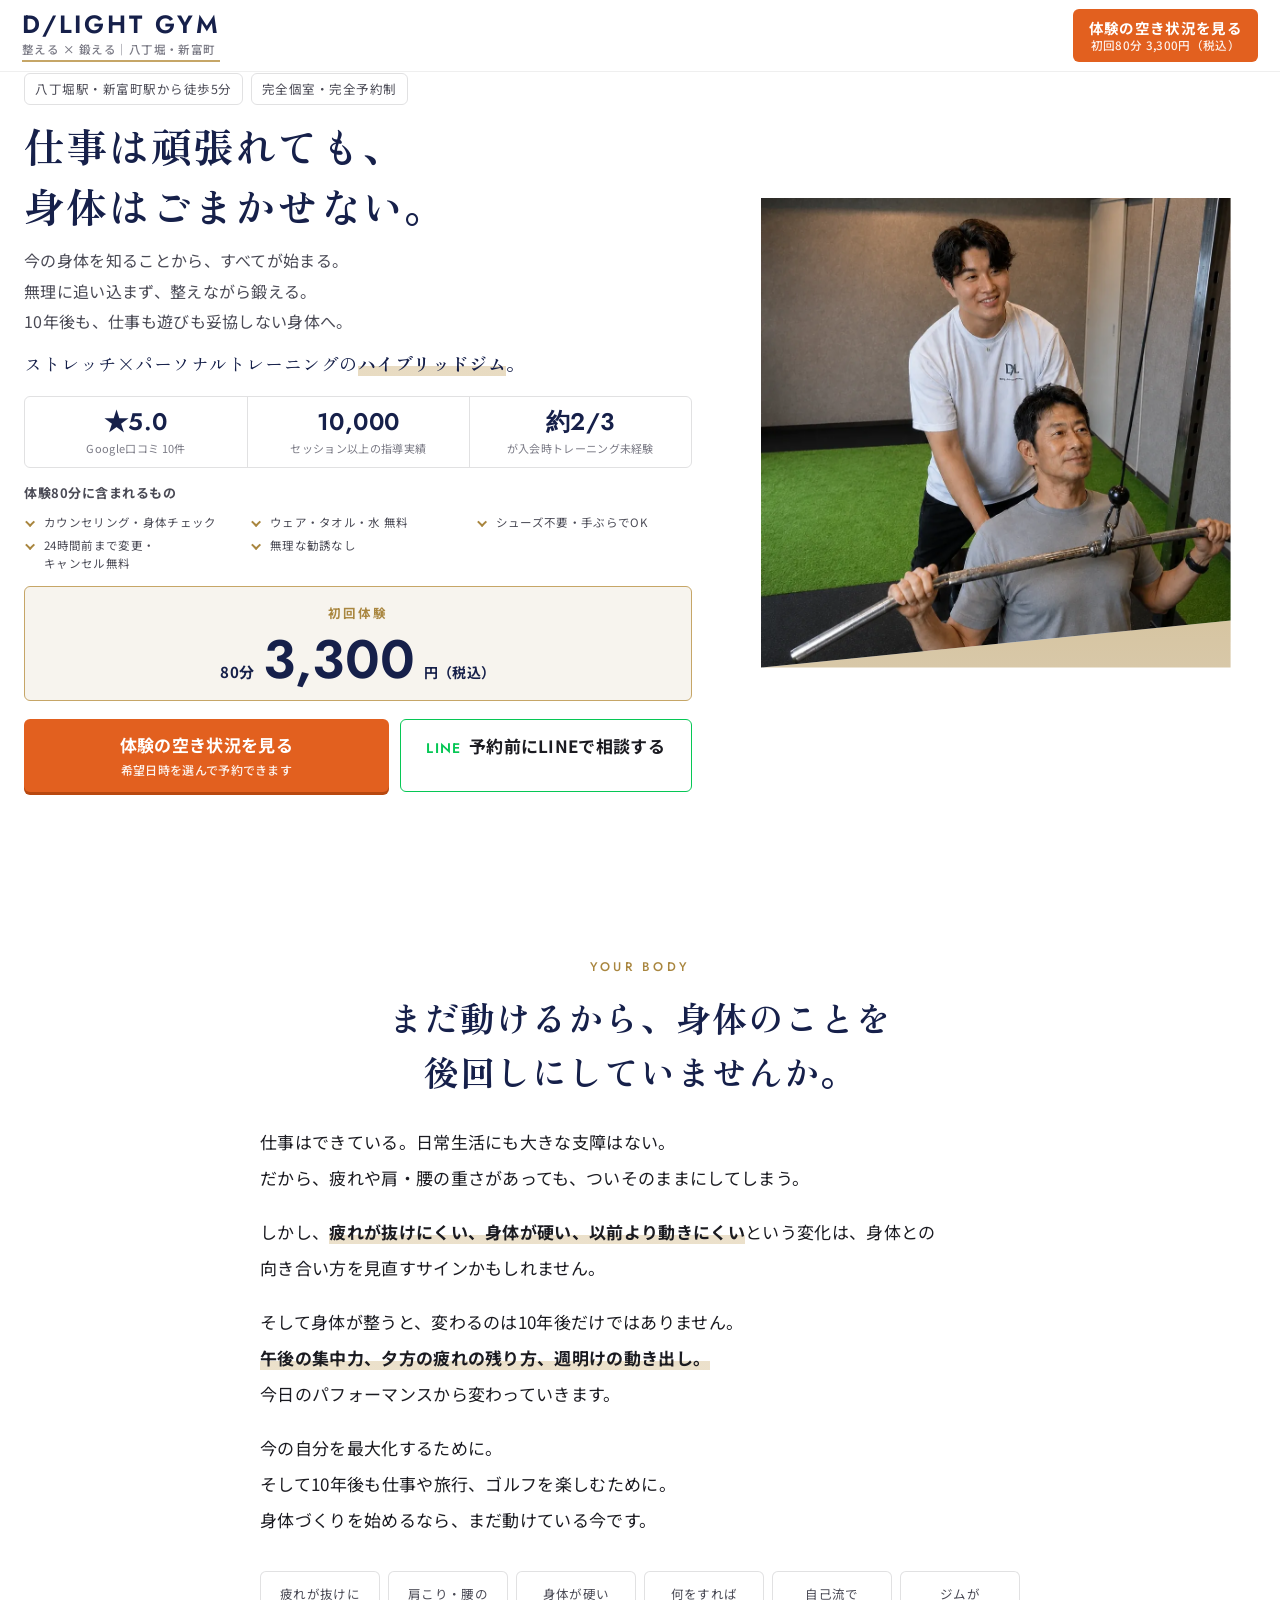
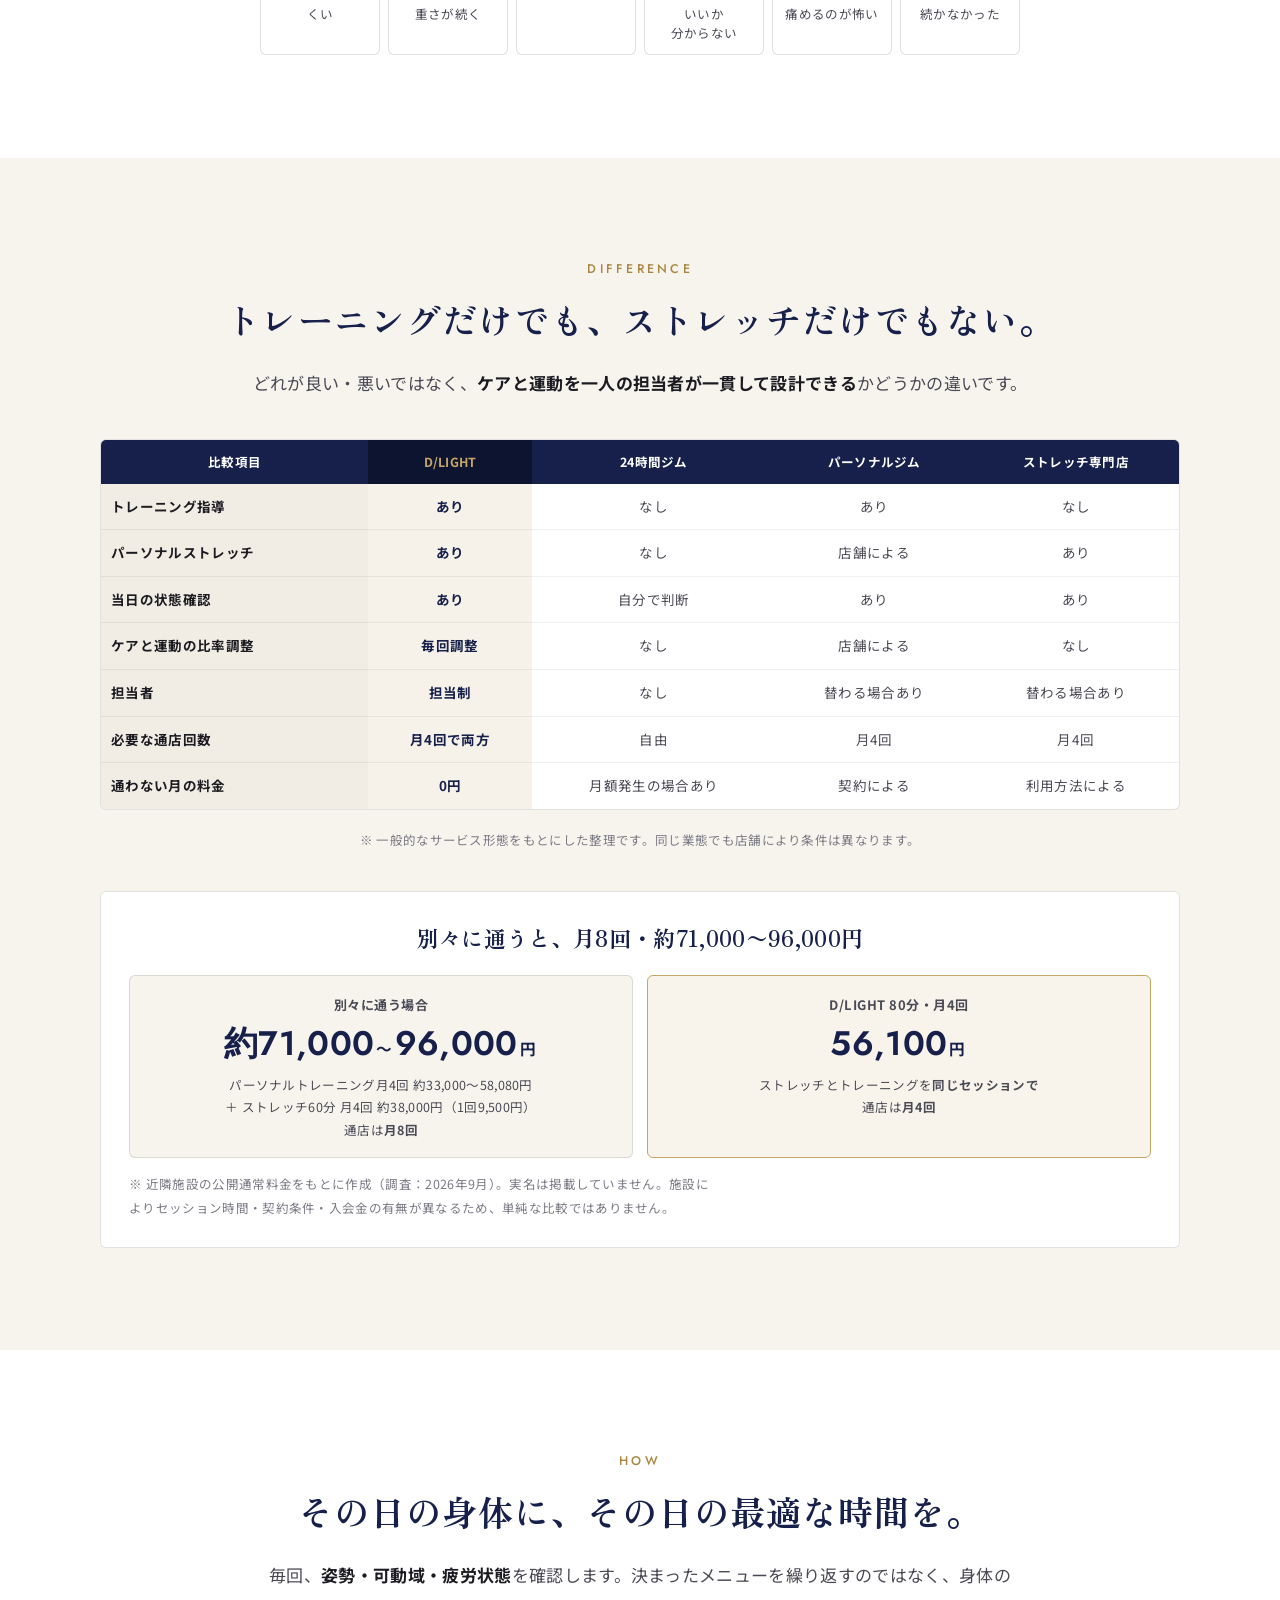
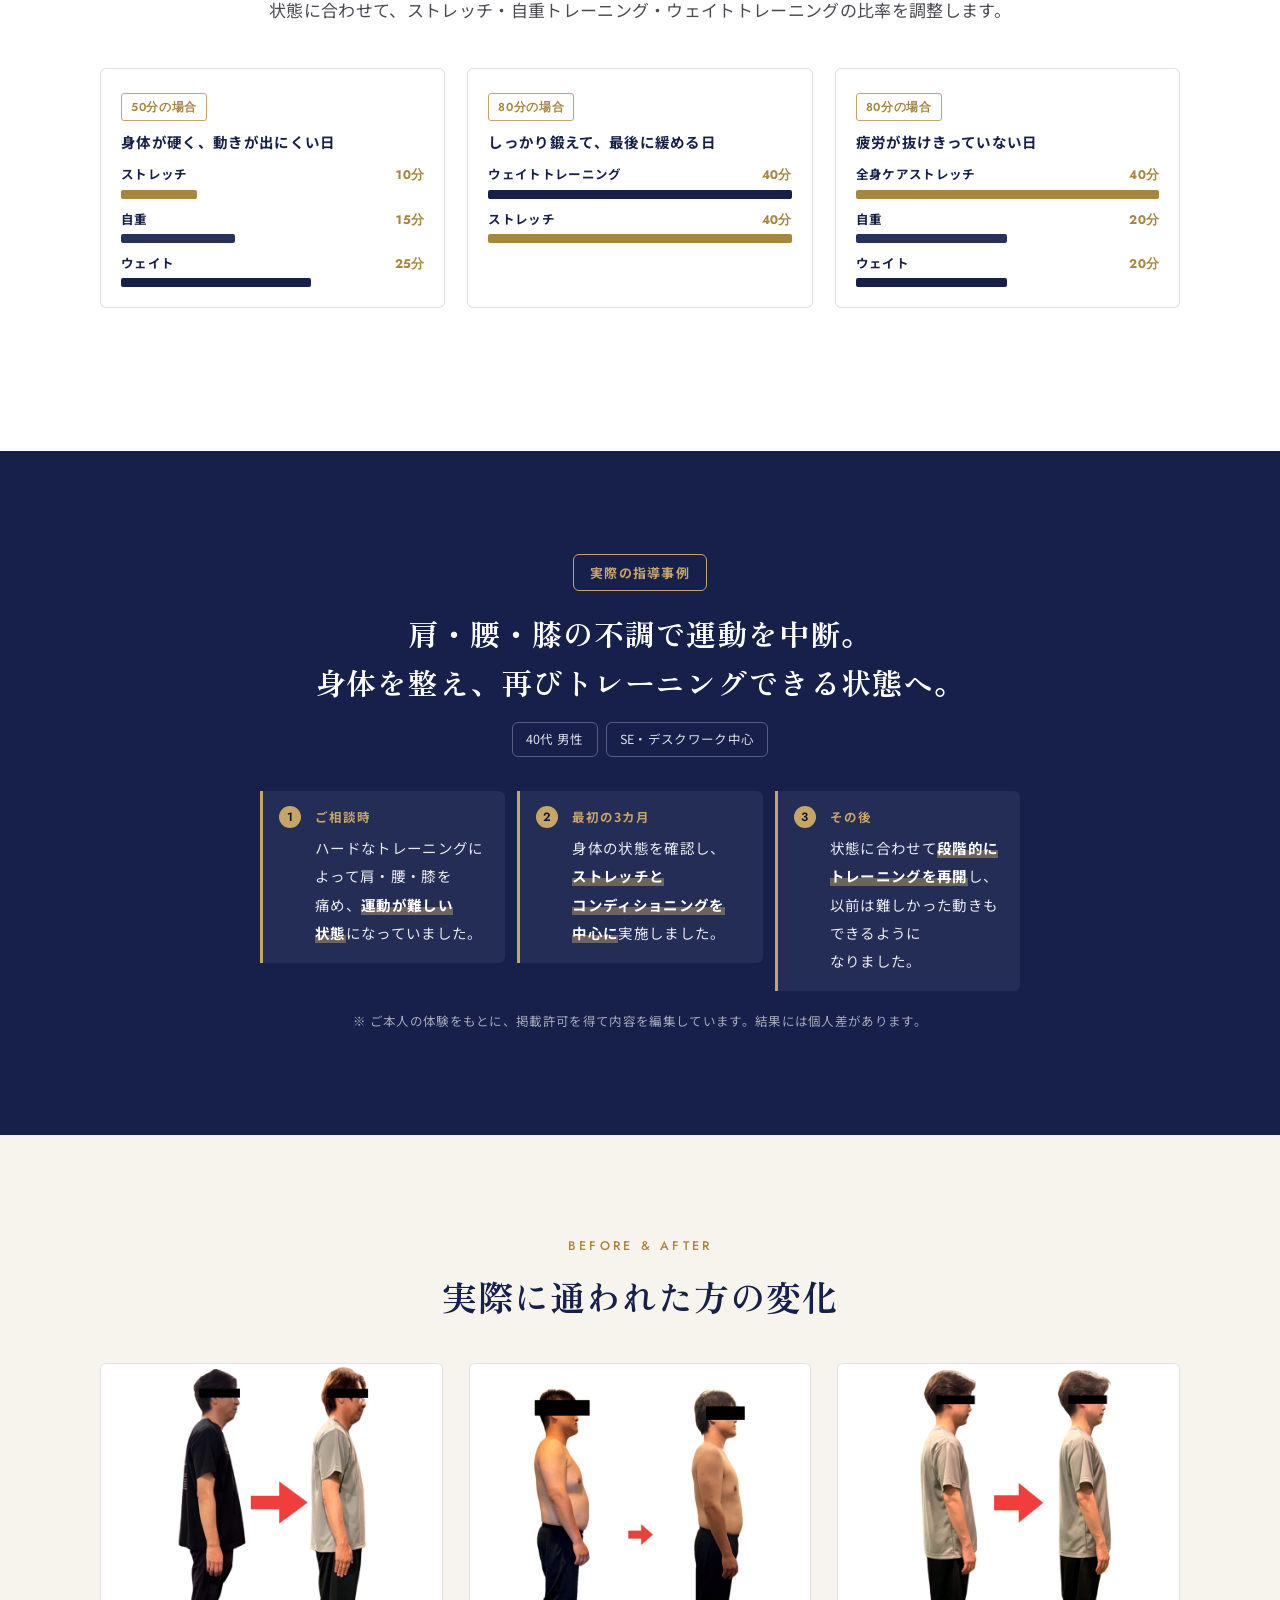
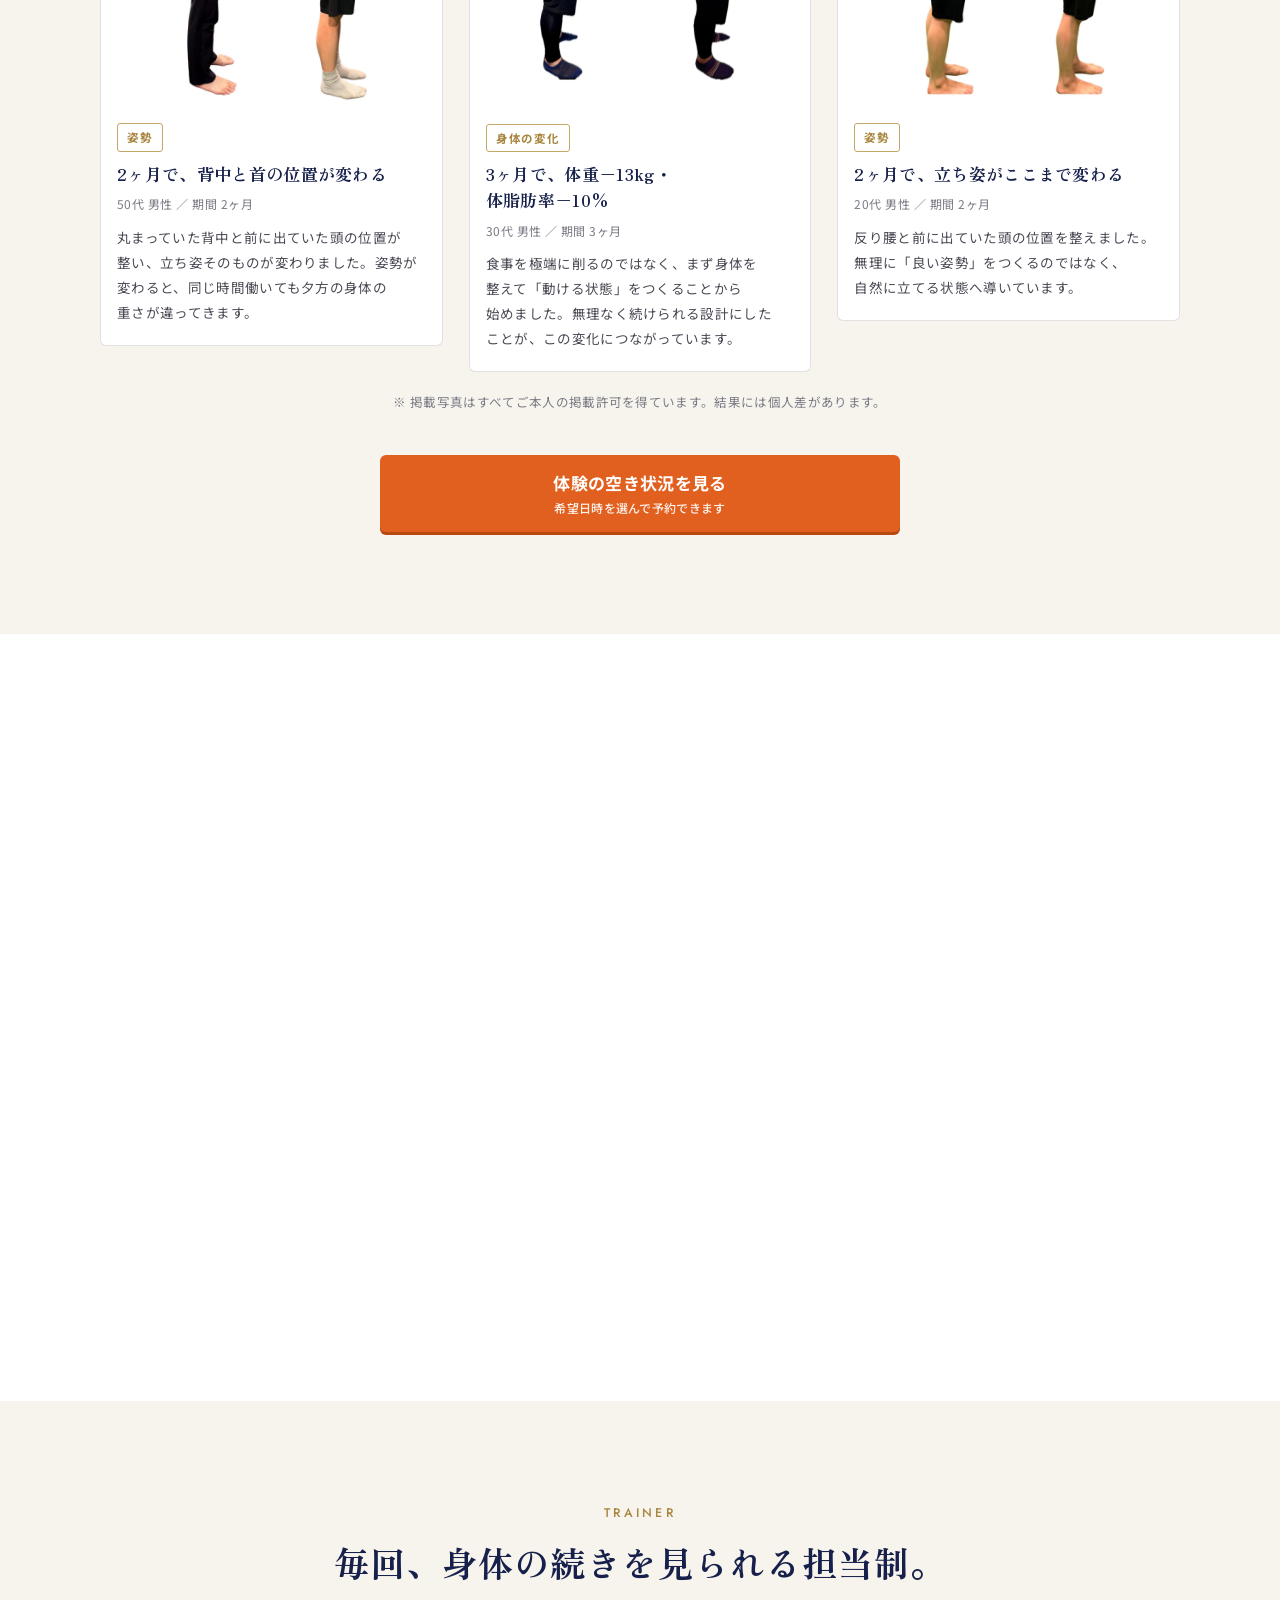
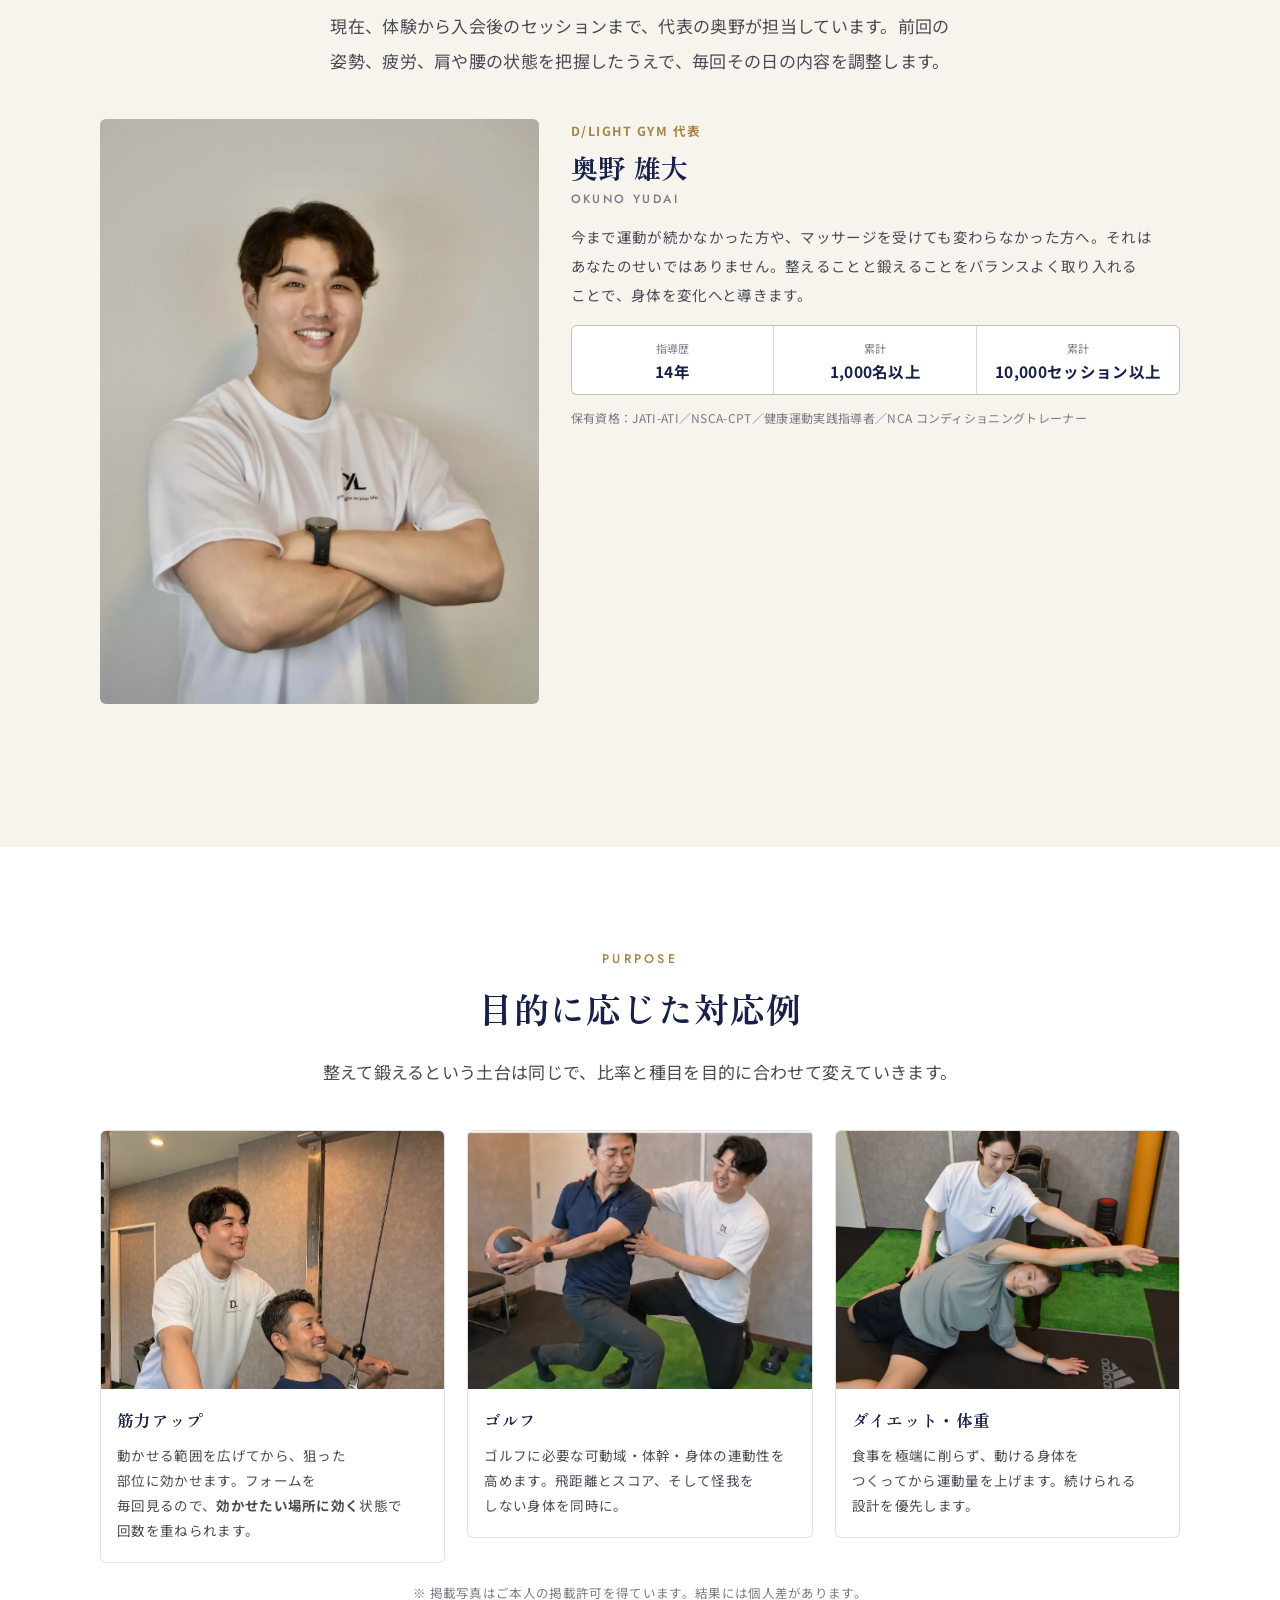
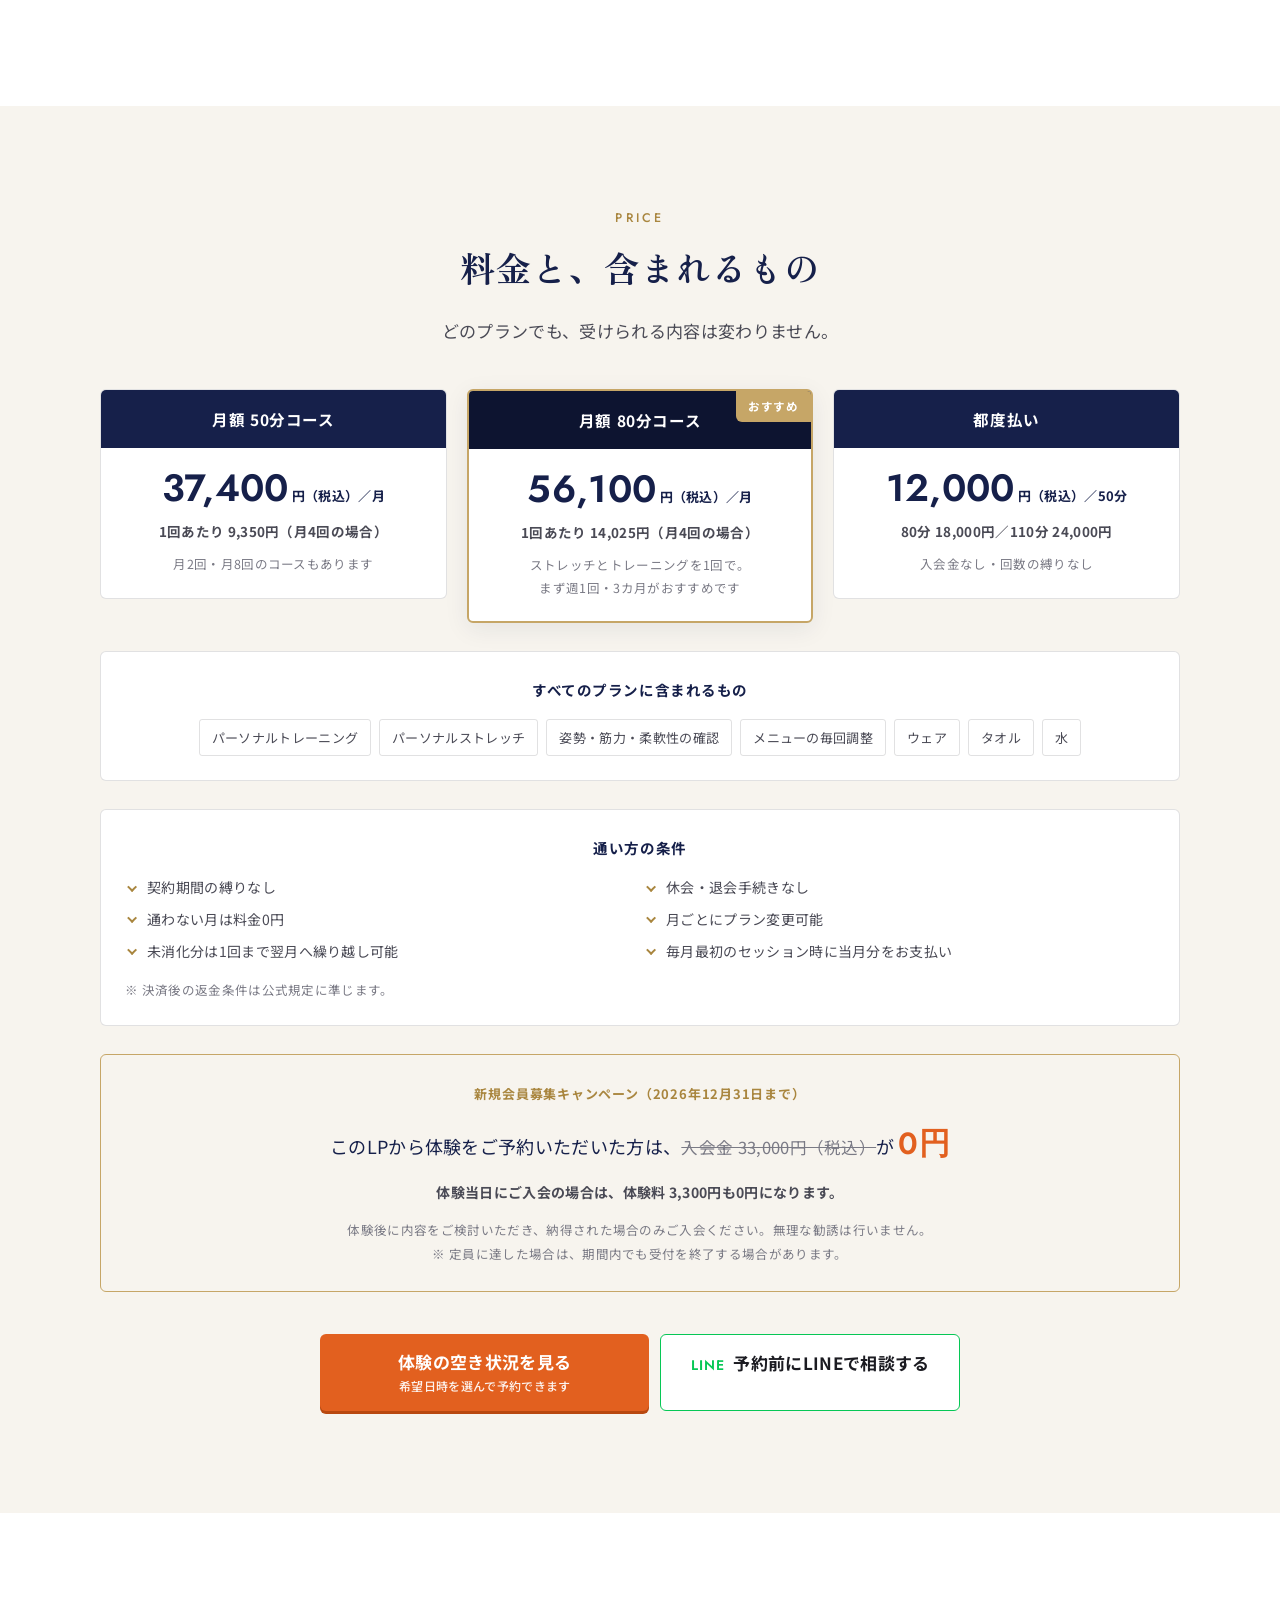
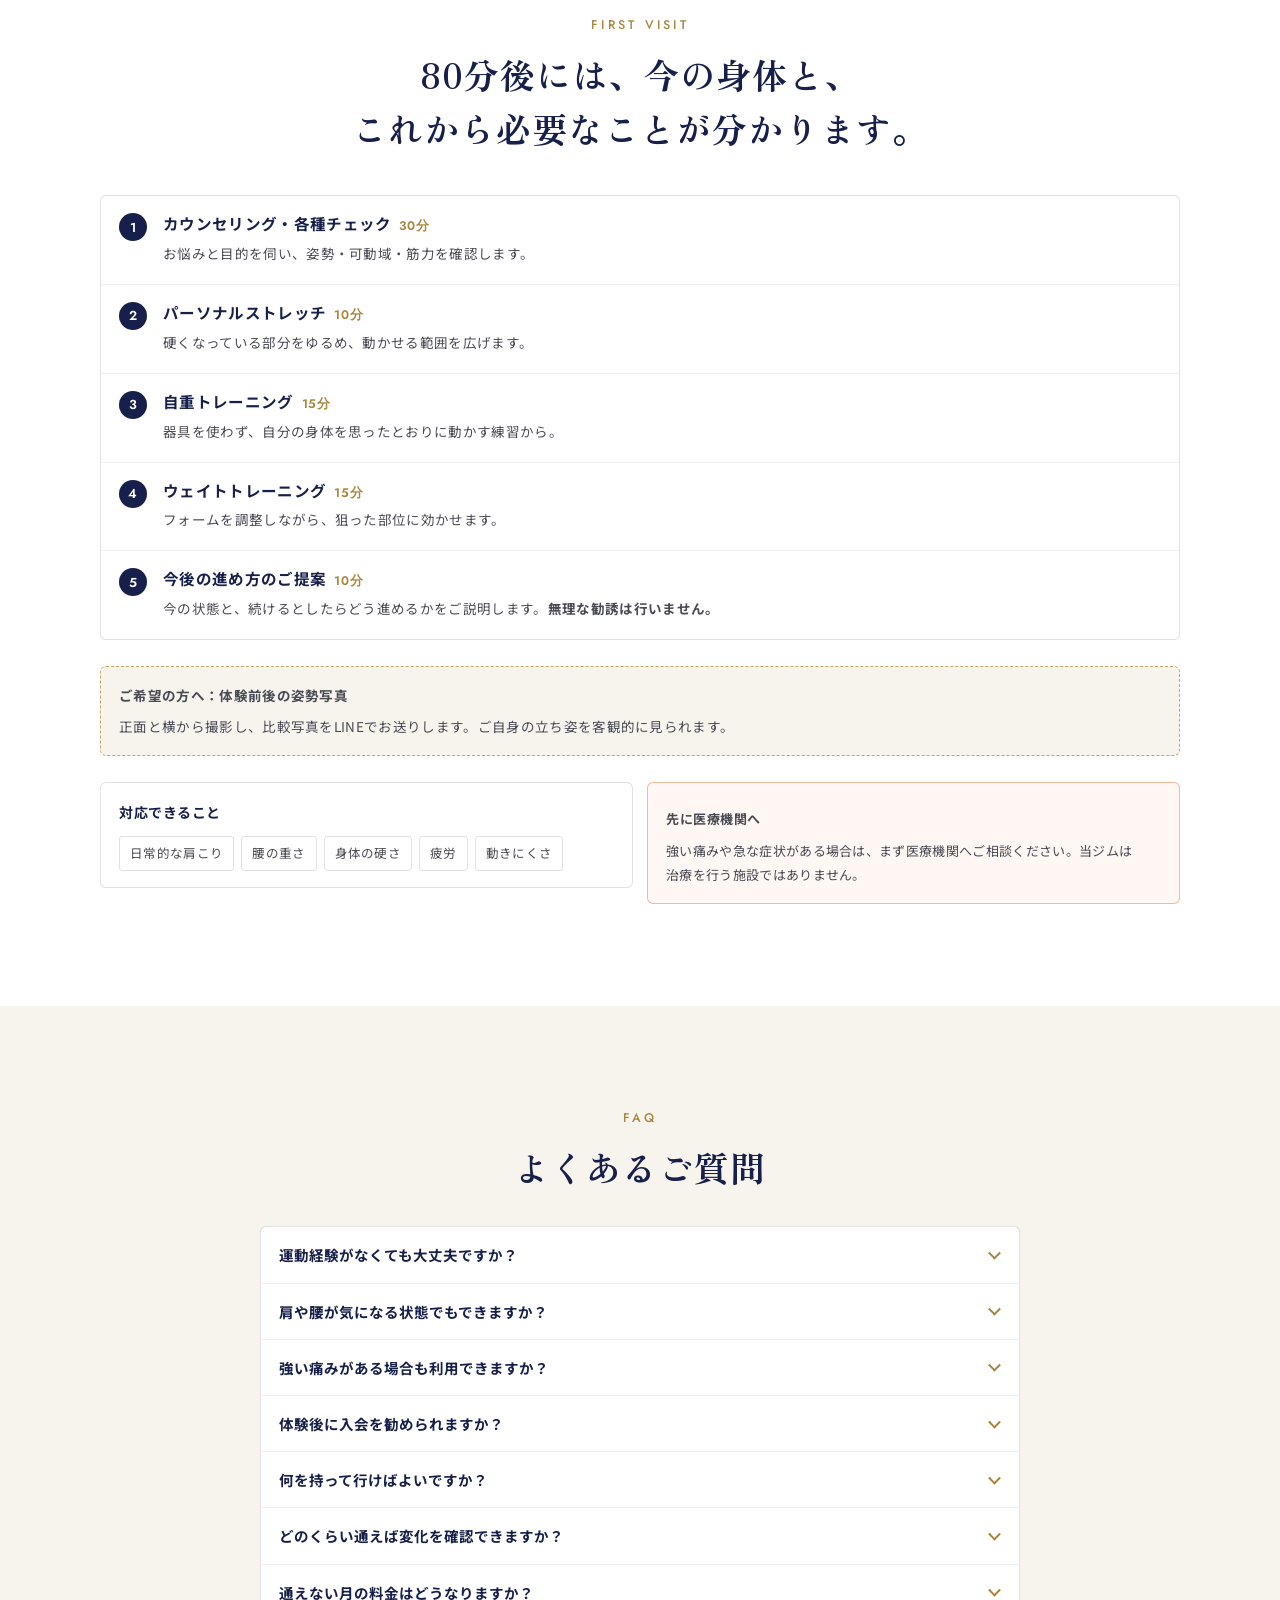
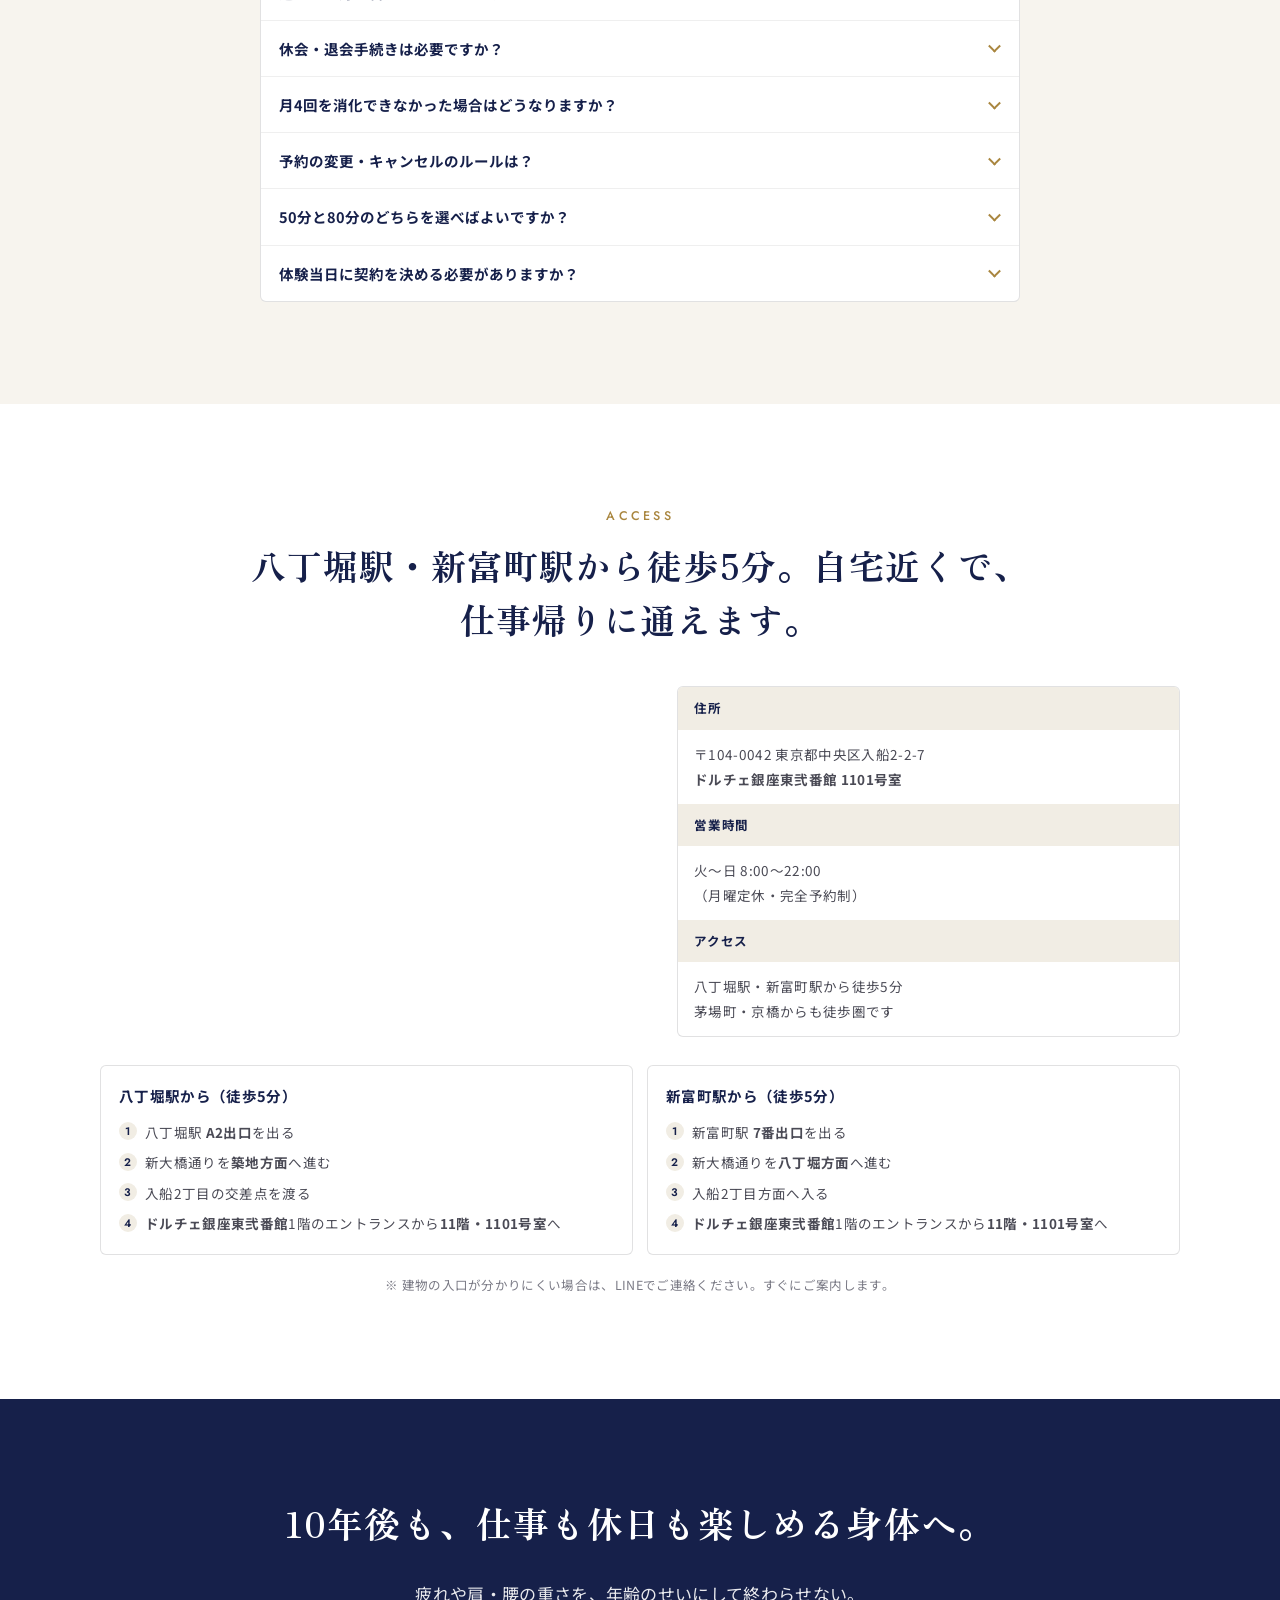
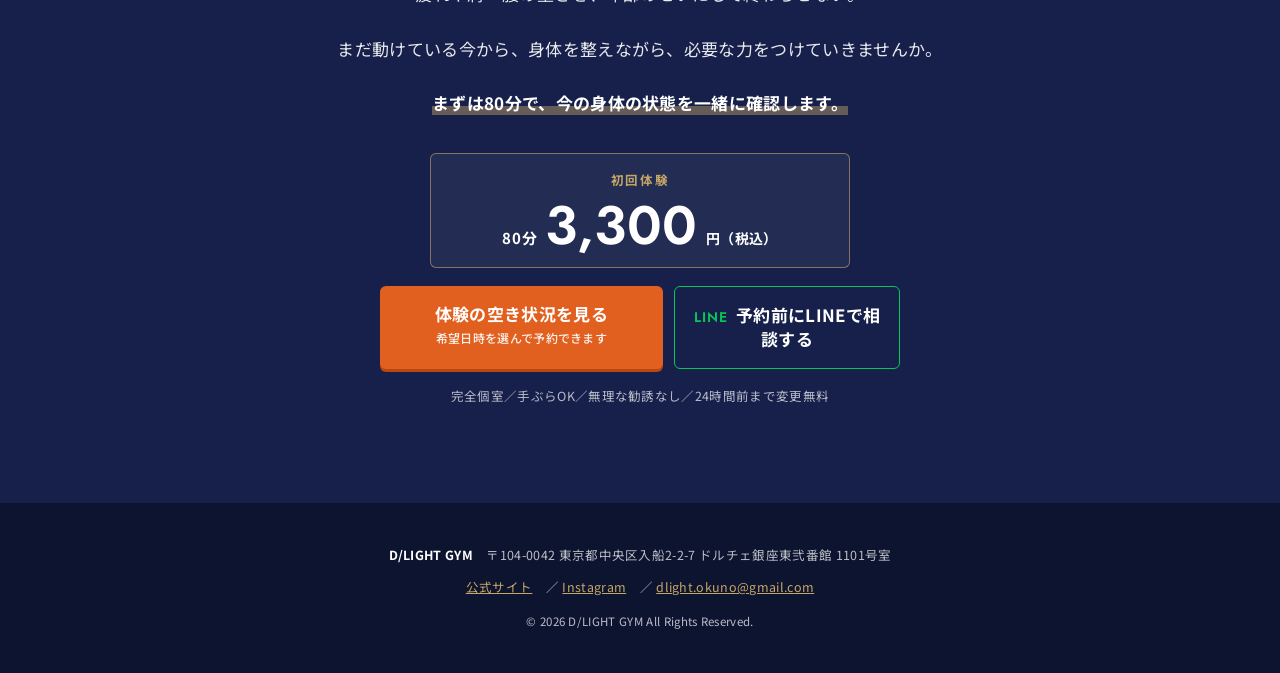
<file: index.html>
<!DOCTYPE html>
<html lang="ja">
<head>
<meta charset="UTF-8">
<meta name="viewport" content="width=device-width, initial-scale=1">
<title>初回体験80分 3,300円｜八丁堀・新富町のパーソナルジム D/LIGHT GYM</title>
<!-- GA4もGoogle広告も assets/js/analytics.js が読み込む（gtag.jsは1本だけ）。
     Google広告が案内するスニペットをここに貼ると、ライブラリが2本になり
     コンバージョンも二重に飛ぶ。IDとラベルは analytics.js の冒頭にある。 -->
<meta name="description" content="八丁堀駅・新富町駅から徒歩5分、完全個室・完全予約制のパーソナルジム D/LIGHT GYM。ストレッチとトレーニングを掛け合わせ、その日の身体に合わせて整えながら鍛えます。初回体験80分3,300円（税込）、手ぶらでOK・無理な勧誘なし。">
<!-- このページが本番のLP（B案）。lp-a.html は比較用に残しているだけ。
     GitHub Pages は確認用の仮URLなので、同じ内容が2箇所にある状態を避けるため
     いまは検索対象外にしている。本番 dlightgym.com/lp/trial/ へ移すときに
     ここを "index, follow" へ戻すこと。 -->
<meta name="robots" content="noindex, nofollow">
<link rel="canonical" href="https://dlightgym.com/lp/trial/">
<meta property="og:type" content="website">
<meta property="og:title" content="初回体験80分 3,300円｜D/LIGHT GYM（八丁堀・新富町）">
<meta property="og:description" content="整えながら鍛える、ストレッチ×パーソナルトレーニングのハイブリッドジム。完全個室・担当制。初回体験80分3,300円（税込）、手ぶらでOK・無理な勧誘なし。">
<!-- LINEやSNSに貼ったときのサムネ。絶対URLでないと読まれないため、いま実際に
     配信されている GitHub Pages を指している。本番へ移したら
     https://dlightgym.com/lp/trial/assets/img/og-trial.jpg に直すこと。
     ★画像には体験料金が焼き込まれている。料金や見出しを変えたら作り直すこと
       （作り方は README「SNS・LINEに貼ったときのサムネ」）。 -->
<meta property="og:image" content="https://dlightokuno.github.io/dlight-lp-trial/assets/img/og-trial.jpg">
<meta property="og:image:width" content="1200">
<meta property="og:image:height" content="630">
<meta property="og:image:alt" content="仕事は頑張れても、身体はごまかせない。初回体験80分3,300円｜D/LIGHT GYM">
<meta property="og:site_name" content="D/LIGHT GYM">
<meta property="og:locale" content="ja_JP">
<meta property="og:url" content="https://dlightgym.com/lp/trial/">
<meta name="twitter:card" content="summary_large_image">
<!-- スマホのブラウザ上部の色。ページ最上部（固定ヘッダー）が白なので白に合わせる -->
<meta name="theme-color" content="#FFFFFF">
<link rel="icon" href="assets/favicon-32.png" sizes="32x32">
<link rel="apple-touch-icon" href="assets/apple-touch-icon.png">
<link rel="preconnect" href="https://fonts.googleapis.com">
<link rel="preconnect" href="https://fonts.gstatic.com" crossorigin>
<link href="https://fonts.googleapis.com/css2?family=Jost:wght@400;500;600&family=Noto+Sans+JP:wght@400;500;700&family=Zen+Old+Mincho:wght@600;700&display=swap" rel="stylesheet">
<link rel="stylesheet" href="assets/css/lp-b.css?v=20261027a">
<noscript><style>[data-reveal]{opacity:1!important;transform:none!important}.acc__a{display:block!important}.mcta{transform:none!important}</style></noscript>

<!-- ============ 構造化データ ============
     検索エンジンに「何の店か・いくらか・どんな質問に答えているか」を機械可読で渡す。

     ★aggregateRating（★5.0・10件）は意図的に入れていない。
       Googleのガイドラインで、自社サイトに自社の評価をマークアップするのは
       「自己申告のレビュー」として禁止されている。GBPのクチコミは検索結果側で
       Googleが出すものなので、こちらで書くと手動対策の対象になりうる。
       ページ上での表示（見える形での引用）は問題ないので、そちらだけ行う。

     FAQPage は、ページに実際に表示されている質問と回答だけを、同じ文面で書くこと。
     見えていないものを書くとGoogleに無視されるか、手動対策の対象になる。
     FAQを増減したら、必ずこちらも同じ数・同じ文面に直す（現在12問）。 -->
<script type="application/ld+json">
{
  "@context": "https://schema.org",
  "@type": "HealthAndBeautyBusiness",
  "name": "D/LIGHT GYM",
  "description": "ストレッチで「整える」とトレーニングで「鍛える」を掛け合わせ、その日の身体の状態に合わせて比率を調整するパーソナルジム",
  "address": {
    "@type": "PostalAddress",
    "postalCode": "104-0042",
    "addressRegion": "東京都",
    "addressLocality": "中央区",
    "streetAddress": "入船2-2-7 ドルチェ銀座東弐番館1101号室"
  },
  "email": "dlight.okuno@gmail.com",
  "url": "https://dlightgym.com/",
  "image": "https://dlightgym.com/assets/img/hero-home.jpg",
  "sameAs": ["https://www.instagram.com/dlight_personalgym"],
  "openingHoursSpecification": [
    { "@type": "OpeningHoursSpecification", "dayOfWeek": ["Tuesday","Wednesday","Thursday","Friday","Saturday","Sunday"], "opens": "08:00", "closes": "22:00" }
  ],
  "priceRange": "¥¥¥"
}
</script>
<script type="application/ld+json">{"@context":"https://schema.org","@type":"Service","serviceType":"体験パーソナルトレーニング","provider":{"@type":"HealthAndBeautyBusiness","name":"D/LIGHT GYM"},"areaServed":"東京都中央区","offers":{"@type":"Offer","name":"初回体験 80分","price":"3300","priceCurrency":"JPY","availability":"https://schema.org/InStock","url":"https://dlightgym.com/lp/trial/"}}</script>
<script type="application/ld+json">{"@context":"https://schema.org","@type":"FAQPage","mainEntity":[
{"@type":"Question","name":"運動経験がなくても大丈夫ですか？","acceptedAnswer":{"@type":"Answer","text":"大丈夫です。入会時にトレーニング未経験だった方が、およそ3人に2人です。まず身体の状態を確認してから、その日にできる範囲で組み立てます。"}},
{"@type":"Question","name":"肩や腰が気になる状態でもできますか？","acceptedAnswer":{"@type":"Answer","text":"はい。肩や腰の重さ、身体の硬さがある方こそ、状態を確認しながら進めます。動かせる範囲を広げてから鍛えるので、いきなり負荷をかけることはありません。"}},
{"@type":"Question","name":"強い痛みがある場合も利用できますか？","acceptedAnswer":{"@type":"Answer","text":"強い痛みや急な症状がある場合は、先に医療機関へご相談ください。当ジムは治療を行う施設ではありません。医療機関を受診されたうえで運動の許可が出ている場合は、その範囲で対応します。"}},
{"@type":"Question","name":"体験後に入会を勧められますか？","acceptedAnswer":{"@type":"Answer","text":"体験の最後に、今の身体の状態と、続けるとしたらどう進めるかをご説明します。そのうえでご検討いただき、納得された場合のみご入会ください。無理な勧誘は行いません。"}},
{"@type":"Question","name":"何を持って行けばよいですか？","acceptedAnswer":{"@type":"Answer","text":"手ぶらでお越しいただけます。ウェア・タオル・お水は無料でご用意しています。人工芝とマットの上で行うため、シューズも必要ありません。"}},
{"@type":"Question","name":"どのくらい通えば変化を確認できますか？","acceptedAnswer":{"@type":"Answer","text":"個人差はありますが、まず週1回・80分を3カ月続けることをおすすめしています。初回と3カ月後に姿勢・筋力・柔軟性とご本人の実感を振り返り、その後の方針を一緒に決めます。"}},
{"@type":"Question","name":"通えない月の料金はどうなりますか？","acceptedAnswer":{"@type":"Answer","text":"0円です。月額は、その月の最初のセッション時にお支払いいただきます。通わなかった月に料金は発生しません。"}},
{"@type":"Question","name":"休会・退会手続きは必要ですか？","acceptedAnswer":{"@type":"Answer","text":"必要ありません。契約期間の縛りがないため、休会や退会の手続きなしでご利用を止めていただけます。再開したくなったときも、ご予約いただくだけです。"}},
{"@type":"Question","name":"月4回を消化できなかった場合はどうなりますか？","acceptedAnswer":{"@type":"Answer","text":"未消化分は1回まで翌月へ繰り越せます。また、月ごとにプランを変更できますので、忙しい月は回数の少ないプランへ切り替えることもできます。"}},
{"@type":"Question","name":"予約の変更・キャンセルのルールは？","acceptedAnswer":{"@type":"Answer","text":"ご予約の24時間前まで、変更・キャンセルは無料です。体験のご予約も同じ扱いです。"}},
{"@type":"Question","name":"50分と80分のどちらを選べばよいですか？","acceptedAnswer":{"@type":"Answer","text":"ストレッチとトレーニングの両方を1回のセッションに入れたい場合は80分をおすすめします。50分は、目的を絞って短時間で行いたい方向けです。体験は80分なので、実際に受けてから決めていただけます。"}},
{"@type":"Question","name":"体験当日に契約を決める必要がありますか？","acceptedAnswer":{"@type":"Answer","text":"ありません。持ち帰ってご検討いただけます。体験当日にご入会された場合は体験料が0円になりますが、後日のご入会でも入会金無料キャンペーンは適用されます。"}}
]}</script>
</head>
<body>

<header class="hd">
  <div class="hd__in">
    <a class="hd__name" href="https://dlightgym.com/" target="_blank" rel="noopener">D/LIGHT GYM
      <span class="hd__sub">整える × 鍛える｜八丁堀・新富町</span></a>
    <a class="hd__cta" href="https://book.squareup.com/appointments/jqg8slb8u0tfya/location/L7PXPNPQZ5DK2/services/DS5GKGL3V32YYJWJ65FOD5EP" target="_blank" rel="noopener">体験の空き状況を見る<small>初回80分 3,300円（税込）</small></a>
  </div>
</header>

<!-- ============ ファーストビュー ============
     PCは左右2カラム（左＝コピー／右＝写真）。1カラムだと写真の高さぶんコピーが
     下がり、1440×800級のノートで見出しと料金とCTAが折り返しの下に落ちる。
     2カラムなら写真の高さがコピーの位置に影響しないので、この3つを必ず画面内に
     置ける。スマホは写真→コピーの縦積み。 -->
<section class="fv">
  <!-- FVは5ブロックに分けて、スマホとPCで並び順を変えている（grid-template-areas）。
       スマホ： 見出し → 写真 → サブコピー → 料金とCTA → 独自性・信頼材料
       PC　　： 左に 見出し→サブ→独自性・信頼→料金とCTA、右に写真

       スマホで料金とCTAを先に出しているのは、
       「タイトル・料金・CTAが早い段階で見えること」を満たすため。
       仕様書の並び（サブ→独自性→信頼→オファー→CTA）のまま縦に積むと、
       390px幅の端末で料金が945px、CTAが1117pxの位置になり、
       最初の画面（844px）にどちらも入らなかった。 -->
  <div class="fv__head">
    <p class="fv__area"><span>八丁堀駅・新富町駅から徒歩5分</span><span>完全個室・完全予約制</span></p>
    <h1 class="fv__ttl">仕事は頑張れても、<br>身体はごまかせない。</h1>
  </div>

  <!-- 写真は切り抜きではなく、下辺を斜めに切ったパネル。斜めの下から金のくさびが
       のぞく。写真を差し替えるときは lp-b.css の aspect-ratio と object-position の
       Y を必ず測り直すこと（README「枠が正方形（1/1）である理由」）。 -->
  <div class="fv__photo">
    <span class="fv__wedge" aria-hidden="true"></span>
    <img class="fv__shot" src="assets/img/hero-lat-pulldown-wide.webp" alt="D/LIGHT GYM のトレーナーが50代男性のラットプルダウンのフォームを指導している様子" width="1023" height="1537" fetchpriority="high">
  </div>

  <div class="fv__lead">
    <p class="fv__sub">今の身体を知ることから、すべてが始まる。<br>
      無理に追い込まず、整えながら鍛える。<br>
      <span class="nw">10年後も、</span>仕事も遊びも妥協しない身体へ。</p>
  </div>

  <div class="fv__act">
    <div class="offer">
      <p class="offer__hd">初回体験</p>
      <p class="offer__main"><span>80分</span><b>3,300</b><small>円（税込）</small></p>
    </div>
    <div class="btnrow">
      <a class="btn btn--main" href="https://book.squareup.com/appointments/jqg8slb8u0tfya/location/L7PXPNPQZ5DK2/services/DS5GKGL3V32YYJWJ65FOD5EP" target="_blank" rel="noopener">体験の空き状況を見る<span class="btn__sub">希望日時を選んで予約できます</span></a>
      <a class="btn btn--line" href="https://lin.ee/v4NK1TV" target="_blank" rel="noopener">予約前にLINEで相談する</a>
    </div>
  </div>

  <div class="fv__sup">
    <!-- 2026/10/10：ここにあった「整えながら鍛える。」はサブコピーと重複するため削除した。
         金のマーカーだけ「ハイブリッドジム」に移して、FVの視線の引っかかりを残している。 -->
    <p class="fv__usp"><span class="nw">ストレッチ×パーソナルトレーニングの</span><span class="nw"><b>ハイブリッドジム</b>。</span></p>

    <ul class="proof">
      <li><b>★5.0</b><span>Google口コミ 10件</span></li>
      <li><b>10,000</b><span>セッション以上の指導実績</span></li>
      <li><b>約2/3</b><span>が入会時トレーニング未経験</span></li>
    </ul>

    <p class="incl__hd incl__hd--fv">体験80分に含まれるもの</p>
    <ul class="offer__list">
      <li>カウンセリング・身体チェック</li>
      <li>ウェア・タオル・水 無料</li>
      <li>シューズ不要・手ぶらでOK</li>
      <li>24時間前まで変更・キャンセル無料</li>
      <li>無理な勧誘なし</li>
    </ul>
  </div>
</section>

<!-- ============ 悩みへの共感 ============ -->
<section class="sec sec--white" id="empathy">
  <div class="wrap wrap--narrow">
    <h2 class="ttl" data-reveal><span class="ttl__en">Your Body</span>まだ動けるから、<br class="sp-br">身体のことを<br class="pc-br">後回しにしていませんか。</h2>
    <div class="prose" data-reveal>
      <p>仕事はできている。日常生活にも大きな支障はない。<br class="pc-br">
        だから、疲れや肩・腰の重さがあっても、ついそのままにしてしまう。</p>
      <p>しかし、<strong><span class="nw">疲れが抜けにくい、</span><span class="nw">身体が硬い、</span><span class="nw">以前より動きにくい</span></strong>という変化は、身体との向き合い方を見直すサインかもしれません。</p>
      <p>そして身体が整うと、変わるのは10年後だけではありません。<br class="pc-br">
        <strong><span class="nw">午後の集中力、</span><span class="nw">夕方の疲れの残り方、</span><span class="nw">週明けの動き出し。</span></strong><br class="pc-br">
        <span class="nw">今日のパフォーマンスから変わっていきます。</span></p>
      <p>今の自分を最大化するために。<br class="pc-br">
        そして10年後も仕事や旅行、ゴルフを楽しむために。<br class="pc-br">
        身体づくりを始めるなら、<span class="nw">まだ動けている今です。</span></p>
    </div>
    <ul class="syms" data-reveal>
      <li>疲れが抜けにくい</li><li>肩こり・腰の重さが続く</li><li>身体が硬い</li>
      <li>何をすればいいか分からない</li><li>自己流で痛めるのが怖い</li><li>ジムが続かなかった</li>
    </ul>
  </div>
</section>

<!-- ============ 他の選択肢との違い ============ -->
<section class="sec sec--paper" id="compare">
  <div class="wrap">
    <h2 class="ttl" data-reveal><span class="ttl__en">Difference</span>トレーニングだけでも、<br class="sp-br">ストレッチだけでもない。</h2>
    <p class="lead" data-reveal>どれが良い・悪いではなく、<strong>ケアと運動を一人の担当者が一貫して設計できる</strong>かどうかの違いです。</p>

    <!-- 表は必ず横スクロールできる箱に入れること。4列あるのでスマホでは
         はみ出す。箱に入れないとページ全体が横に伸びる。 -->
    <div class="tablewrap" data-reveal>
      <table class="cmp">
        <thead>
          <tr><th scope="col">比較項目</th><th scope="col" class="cmp__me">D/LIGHT</th><th scope="col">24時間ジム</th><th scope="col">パーソナルジム</th><th scope="col">ストレッチ専門店</th></tr>
        </thead>
        <tbody>
          <tr><th scope="row">トレーニング指導</th><td class="cmp__me">あり</td><td>なし</td><td>あり</td><td>なし</td></tr>
          <tr><th scope="row">パーソナルストレッチ</th><td class="cmp__me">あり</td><td>なし</td><td>店舗による</td><td>あり</td></tr>
          <tr><th scope="row">当日の状態確認</th><td class="cmp__me">あり</td><td>自分で判断</td><td>あり</td><td>あり</td></tr>
          <tr><th scope="row">ケアと運動の比率調整</th><td class="cmp__me">毎回調整</td><td>なし</td><td>店舗による</td><td>なし</td></tr>
          <tr><th scope="row">担当者</th><td class="cmp__me">担当制</td><td>なし</td><td>替わる場合あり</td><td>替わる場合あり</td></tr>
          <tr><th scope="row">必要な通店回数</th><td class="cmp__me">月4回で両方</td><td>自由</td><td>月4回</td><td>月4回</td></tr>
          <tr><th scope="row">通わない月の料金</th><td class="cmp__me">0円</td><td>月額発生の場合あり</td><td>契約による</td><td>利用方法による</td></tr>
        </tbody>
      </table>
    </div>
    <p class="note" data-reveal>※ 一般的なサービス形態をもとにした整理です。同じ業態でも店舗により条件は異なります。</p>

    <div class="costbox" data-reveal>
      <h3 class="costbox__t">別々に通うと、<span class="nw">月8回・約71,000〜96,000円</span></h3>
      <div class="costbox__grid">
        <div class="costbox__col">
          <p class="costbox__k">別々に通う場合</p>
          <p class="costbox__v">約71,000<small>〜</small>96,000<small>円</small></p>
          <p class="costbox__n"><span class="nw">パーソナルトレーニング月4回</span> <span class="nw">約33,000〜58,080円</span><br>
            <span class="nw">＋ ストレッチ60分 月4回</span> <span class="nw">約38,000円（1回9,500円）</span><br>
            通店は<strong>月8回</strong></p>
        </div>
        <div class="costbox__col costbox__col--me">
          <p class="costbox__k">D/LIGHT 80分・月4回</p>
          <p class="costbox__v">56,100<small>円</small></p>
          <p class="costbox__n"><span class="nw">ストレッチとトレーニングを</span><strong>同じセッションで</strong><br>
            通店は<strong>月4回</strong></p>
        </div>
      </div>
      <p class="note note--in">※ 近隣施設の公開通常料金をもとに作成（調査：2026年9月）。実名は掲載していません。施設によりセッション時間・契約条件・入会金の有無が異なるため、単純な比較ではありません。</p>
    </div>
  </div>
</section>

<!-- ============ ハイブリッド方式 ============ -->
<section class="sec sec--white" id="hybrid">
  <div class="wrap">
    <h2 class="ttl" data-reveal><span class="ttl__en">How</span>その日の身体に、<br class="sp-br">その日の最適な時間を。</h2>
    <p class="lead" data-reveal>毎回、<strong>姿勢・可動域・疲労状態</strong>を確認します。決まったメニューを繰り返すのではなく、身体の状態に合わせて、ストレッチ・自重トレーニング・ウェイトトレーニングの比率を調整します。</p>

    <!-- 帯の幅は --w × 2。--w には「80分に対する割合」を入れる（40分なら50%→幅100%）。
         この決め方にしているので、50分の例は3本合わせても80分の例より短く見える。
         ★合計時間と帯の合計が合っているか、値を触ったら必ず数え直すこと。 -->
    <div class="mixes" data-reveal>
      <figure class="mix">
        <p class="mix__len">50分の場合</p>
        <figcaption class="mix__t">身体が硬く、動きが出にくい日</figcaption>
        <ul class="mix__bar">
          <li class="mix--s" style="--w:12.5%"><span class="mix__k">ストレッチ</span><span class="mix__v">10分</span></li>
          <li class="mix--b" style="--w:18.75%"><span class="mix__k">自重</span><span class="mix__v">15分</span></li>
          <li class="mix--w" style="--w:31.25%"><span class="mix__k">ウェイト</span><span class="mix__v">25分</span></li>
        </ul>
      </figure>
      <figure class="mix">
        <p class="mix__len">80分の場合</p>
        <figcaption class="mix__t">しっかり鍛えて、最後に緩める日</figcaption>
        <ul class="mix__bar">
          <li class="mix--w" style="--w:50%"><span class="mix__k">ウェイトトレーニング</span><span class="mix__v">40分</span></li>
          <li class="mix--s" style="--w:50%"><span class="mix__k">ストレッチ</span><span class="mix__v">40分</span></li>
        </ul>
      </figure>
      <figure class="mix">
        <p class="mix__len">80分の場合</p>
        <figcaption class="mix__t">疲労が抜けきっていない日</figcaption>
        <ul class="mix__bar">
          <li class="mix--s" style="--w:50%"><span class="mix__k">全身ケアストレッチ</span><span class="mix__v">40分</span></li>
          <li class="mix--b" style="--w:25%"><span class="mix__k">自重</span><span class="mix__v">20分</span></li>
          <li class="mix--w" style="--w:25%"><span class="mix__k">ウェイト</span><span class="mix__v">20分</span></li>
        </ul>
      </figure>
    </div>
    <p class="note" data-reveal>※ 帯の長さは時間の目安です。実際の配分は当日の状態で決まります。50分・80分のほか110分もお選びいただけます。</p>
  </div>
</section>

<!-- ============ 指導事例（40代男性SE） ============
     いきなり "Case" とだけ置くと何のブロックか分からないので、
     日本語のラベル → 見出し → 誰の話か → 経過3段、の順で組んでいる。
     経過を「ご相談時 → 最初の3カ月 → その後」に割ったのは、
     ひと続きの文章だと「事例」ではなく「説明文」に見えるため。 -->
<section class="sec sec--navy" id="case">
  <div class="wrap wrap--narrow">
    <p class="case__label" data-reveal>実際の指導事例</p>
    <h2 class="case__ttl" data-reveal>肩・腰・膝の不調で運動を中断。<br>
      身体を整え、<span class="nw">再びトレーニングできる状態へ。</span></h2>
    <p class="case__who" data-reveal><span>40代 男性</span><span>SE・デスクワーク中心</span></p>

    <ol class="case__steps" data-reveal>
      <li>
        <p class="case__k">ご相談時</p>
        <p class="case__t">ハードなトレーニングによって肩・腰・膝を痛め、<strong>運動が難しい状態</strong>になっていました。</p>
      </li>
      <li>
        <p class="case__k">最初の3カ月</p>
        <p class="case__t">身体の状態を確認し、<strong>ストレッチとコンディショニングを中心に</strong>実施しました。</p>
      </li>
      <li>
        <p class="case__k">その後</p>
        <p class="case__t">状態に合わせて<strong>段階的にトレーニングを再開</strong>し、以前は難しかった動きもできるようになりました。</p>
      </li>
    </ol>
    <p class="note note--on-navy" data-reveal>※ ご本人の体験をもとに、掲載許可を得て内容を編集しています。結果には個人差があります。</p>
  </div>
</section>

<!-- ============ ビフォーアフター ============ -->
<section class="sec sec--paper" id="results">
  <div class="wrap">
    <h2 class="ttl" data-reveal><span class="ttl__en">Before &amp; After</span>実際に通われた方の変化</h2>
    <div class="bas" data-reveal>
      <figure class="ba">
        <img src="assets/img/ba-posture-50s.webp" alt="50代男性のビフォーアフター：2ヶ月で背中と首の位置が改善" loading="lazy" width="1600" height="1600">
        <figcaption class="ba__b">
          <p class="ba__tag">姿勢</p>
          <h3 class="ba__n">2ヶ月で、背中と首の位置が変わる</h3>
          <p class="ba__m">50代 男性 ／ 期間 2ヶ月</p>
          <p class="ba__t">丸まっていた背中と前に出ていた頭の位置が整い、立ち姿そのものが変わりました。姿勢が変わると、同じ時間働いても夕方の身体の重さが違ってきます。</p>
        </figcaption>
      </figure>
      <figure class="ba">
        <img src="assets/img/ba-body-30s.webp?v=20261121a" alt="30代男性のビフォーアフター：3ヶ月で体重13kg減、体脂肪率10%減" loading="lazy" width="1920" height="1920">
        <figcaption class="ba__b">
          <p class="ba__tag">身体の変化</p>
          <h3 class="ba__n">3ヶ月で、体重−13kg・体脂肪率−10%</h3>
          <p class="ba__m">30代 男性 ／ 期間 3ヶ月</p>
          <p class="ba__t">食事を極端に削るのではなく、まず身体を整えて「動ける状態」をつくることから始めました。無理なく続けられる設計にしたことが、この変化につながっています。</p>
        </figcaption>
      </figure>
      <figure class="ba">
        <img src="assets/img/ba-posture-20s.webp" alt="20代男性のビフォーアフター：2ヶ月間の姿勢改善の変化" loading="lazy" width="1600" height="1600">
        <figcaption class="ba__b">
          <p class="ba__tag">姿勢</p>
          <h3 class="ba__n">2ヶ月で、立ち姿がここまで変わる</h3>
          <p class="ba__m">20代 男性 ／ 期間 2ヶ月</p>
          <p class="ba__t">反り腰と前に出ていた頭の位置を整えました。無理に「良い姿勢」をつくるのではなく、自然に立てる状態へ導いています。</p>
        </figcaption>
      </figure>
    </div>
    <p class="note" data-reveal>※ 掲載写真はすべてご本人の掲載許可を得ています。結果には個人差があります。</p>

    <div class="btnrow btnrow--mid" data-reveal>
      <a class="btn btn--main" href="https://book.squareup.com/appointments/jqg8slb8u0tfya/location/L7PXPNPQZ5DK2/services/DS5GKGL3V32YYJWJ65FOD5EP" target="_blank" rel="noopener">体験の空き状況を見る<span class="btn__sub">希望日時を選んで予約できます</span></a>
    </div>
  </div>
</section>

<!-- ============ 週1回・3カ月の進め方 ============ -->
<section class="sec sec--white" id="plan3">
  <div class="wrap wrap--narrow">
    <h2 class="ttl" data-reveal><span class="ttl__en">3 Months</span>まずは週1回、3カ月。<br class="sp-br">身体の変化を<br class="pc-br">一緒に確認します。</h2>
    <div class="prose" data-reveal>
      <p>姿勢や身体の動かし方は、一度のセッションだけで定着するものではありません。</p>
      <p>身体の状態を確認しながら「整える」と「鍛える」を繰り返し、無理なく運動を習慣にするため、まず<strong>週1回・80分を3カ月</strong>続けることをおすすめしています。</p>
      <p class="prose__note">3カ月は契約上の必須期間ではなく、<strong>身体の変化を確認するための推奨期間</strong>です。</p>
    </div>
    <div class="checkgrid" data-reveal>
      <p class="checkgrid__hd">初回と3カ月後に、この4つを振り返ります</p>
      <ul class="checkgrid__list">
        <li>姿勢</li><li>筋力</li><li>柔軟性</li><li>ご本人の実感</li>
      </ul>
      <p class="checkgrid__ft">振り返りの結果をもとに、その後の方針を一緒に決めます。</p>
    </div>
  </div>
</section>

<!-- ============ 担当制とトレーナー ============ -->
<section class="sec sec--paper" id="trainer">
  <div class="wrap">
    <h2 class="ttl" data-reveal><span class="ttl__en">Trainer</span>毎回、身体の続きを<br class="sp-br">見られる担当制。</h2>
    <p class="lead" data-reveal>現在、体験から入会後のセッションまで、代表の奥野が担当しています。前回の姿勢、疲労、肩や腰の状態を把握したうえで、毎回その日の内容を調整します。</p>

    <div class="trainer" data-reveal>
      <img src="assets/img/trainer-yudai.webp" alt="D/LIGHT GYM 代表 奥野雄大" loading="lazy" width="1066" height="1600">
      <div>
        <p class="trainer__role">D/LIGHT GYM 代表</p>
        <h3 class="trainer__name">奥野 雄大<span>OKUNO YUDAI</span></h3>
        <p class="trainer__p">今まで運動が続かなかった方や、マッサージを受けても変わらなかった方へ。それはあなたのせいではありません。整えることと鍛えることをバランスよく取り入れることで、身体を変化へと導きます。</p>
        <ul class="trainer__list">
          <li><span>指導歴</span><b>14年</b></li>
          <li><span>累計</span><b>1,000名以上</b></li>
          <li><span>累計</span><b>10,000セッション以上</b></li>
        </ul>
        <p class="trainer__q">保有資格：JATI-ATI／NSCA-CPT／健康運動実践指導者／NCA コンディショニングトレーナー</p>
      </div>
    </div>
    <p class="note" data-reveal>※ 将来スタッフが増えた場合も、一人のお客様を同じトレーナーが継続して見る担当制を基本方針としています。</p>
  </div>
</section>

<!-- ============ 目的別の対応例 ============ -->
<section class="sec sec--white" id="purpose">
  <div class="wrap">
    <h2 class="ttl" data-reveal><span class="ttl__en">Purpose</span>目的に応じた対応例</h2>
    <p class="lead" data-reveal>整えて鍛えるという土台は同じで、比率と種目を目的に合わせて変えていきます。</p>
    <div class="purposes" data-reveal>
      <figure class="purpose">
        <img class="purpose__img--upper" src="assets/img/training-man.webp" alt="トレーナーがラットプルダウンのフォームを指導している様子" loading="lazy" width="899" height="1200">
        <figcaption>
          <h3>筋力アップ</h3>
          <p>動かせる範囲を広げてから、狙った部位に効かせます。フォームを毎回見るので、<strong>効かせたい場所に効く</strong>状態で回数を重ねられます。</p>
        </figcaption>
      </figure>
      <figure class="purpose">
        <img src="assets/img/golf-medball.webp" alt="ゴルフコンディショニングの様子" loading="lazy" width="895" height="671">
        <figcaption>
          <h3>ゴルフ</h3>
          <p>ゴルフに必要な可動域・体幹・身体の連動性を高めます。飛距離とスコア、そして怪我をしない身体を同時に。</p>
        </figcaption>
      </figure>
      <figure class="purpose">
        <img src="assets/img/pilates.webp" alt="ストレッチとコンディショニングの様子" loading="lazy" width="1066" height="1600">
        <figcaption>
          <h3>ダイエット・体重</h3>
          <p>食事を極端に削らず、動ける身体をつくってから運動量を上げます。続けられる設計を優先します。</p>
        </figcaption>
      </figure>
    </div>
    <p class="note" data-reveal>※ 掲載写真はご本人の掲載許可を得ています。結果には個人差があります。</p>
  </div>
</section>

<!-- ============ 料金 ============ -->
<section class="sec sec--paper" id="price">
  <div class="wrap">
    <h2 class="ttl" data-reveal><span class="ttl__en">Price</span>料金と、含まれるもの</h2>
    <p class="lead" data-reveal>どのプランでも、受けられる内容は変わりません。</p>

    <!-- 並び順は「月額50分 → 月額80分（おすすめ）→ 都度払い」。値段順ではない。
         見せたい月額80分を真ん中に置き、比較の起点にするための順番。
         都度払いを最後にしているのは、先に置くと「1回だけ試す」が既定の選択肢に
         見えてしまうため。スマホは1カラムに積まれるので、この順番がそのまま
         上から下の順になる。CSS側に nth-child は無いので、並べ替えても崩れない。 -->
    <div class="plans" data-reveal>
      <div class="plan">
        <p class="plan__name">月額 50分コース</p>
        <div class="plan__body">
          <p class="plan__price"><b>37,400</b><small>円（税込）／月</small></p>
          <p class="plan__per"><span class="nw">1回あたり 9,350円</span><span class="nw">（月4回の場合）</span></p>
          <p class="plan__n">月2回・月8回のコースもあります</p>
        </div>
      </div>

      <div class="plan plan--best">
        <span class="plan__badge">おすすめ</span>
        <p class="plan__name">月額 80分コース</p>
        <div class="plan__body">
          <p class="plan__price"><b>56,100</b><small>円（税込）／月</small></p>
          <p class="plan__per"><span class="nw">1回あたり 14,025円</span><span class="nw">（月4回の場合）</span></p>
          <p class="plan__n">ストレッチとトレーニングを1回で。<br>まず週1回・3カ月がおすすめです</p>
        </div>
      </div>

      <div class="plan">
        <p class="plan__name">都度払い</p>
        <div class="plan__body">
          <p class="plan__price"><b>12,000</b><small>円（税込）／50分</small></p>
          <p class="plan__per"><span class="nw">80分 18,000円</span>／<span class="nw">110分 24,000円</span></p>
          <p class="plan__n">入会金なし・回数の縛りなし</p>
        </div>
      </div>
    </div>

    <div class="incl" data-reveal>
      <p class="incl__hd">すべてのプランに含まれるもの</p>
      <ul class="incl__list">
        <li>パーソナルトレーニング</li><li>パーソナルストレッチ</li>
        <li>姿勢・筋力・柔軟性の確認</li><li>メニューの毎回調整</li>
        <li>ウェア</li><li>タオル</li><li>水</li>
      </ul>
    </div>

    <div class="terms" data-reveal>
      <p class="terms__hd">通い方の条件</p>
      <ul class="terms__list">
        <li>契約期間の縛りなし</li>
        <li>休会・退会手続きなし</li>
        <li>通わない月は料金0円</li>
        <li>月ごとにプラン変更可能</li>
        <li>未消化分は1回まで翌月へ繰り越し可能</li>
        <li>毎月最初のセッション時に当月分をお支払い</li>
      </ul>
      <p class="note note--in">※ 決済後の返金条件は公式規定に準じます。</p>
    </div>

    <div class="camp" data-reveal>
      <p class="camp__hd">新規会員募集キャンペーン（2026年12月31日まで）</p>
      <p class="camp__main">このLPから体験をご予約いただいた方は、<br class="sp-br"><span class="camp__was nw">入会金 33,000円（税込）</span>が<b>0円</b></p>
      <p class="camp__sub"><span class="nw">体験当日にご入会の場合は、</span><span class="nw">体験料 3,300円も0円になります。</span></p>
      <p class="camp__note">体験後に内容をご検討いただき、納得された場合のみご入会ください。無理な勧誘は行いません。<br>
        ※ 定員に達した場合は、期間内でも受付を終了する場合があります。</p>
    </div>

    <div class="btnrow btnrow--mid btnrow--two" data-reveal>
      <a class="btn btn--main" href="https://book.squareup.com/appointments/jqg8slb8u0tfya/location/L7PXPNPQZ5DK2/services/DS5GKGL3V32YYJWJ65FOD5EP" target="_blank" rel="noopener">体験の空き状況を見る<span class="btn__sub">希望日時を選んで予約できます</span></a>
      <a class="btn btn--line" href="https://lin.ee/v4NK1TV" target="_blank" rel="noopener">予約前にLINEで相談する</a>
    </div>
  </div>
</section>

<!-- ============ 初回体験80分 ============ -->
<section class="sec sec--white" id="trial">
  <div class="wrap">
    <h2 class="ttl" data-reveal><span class="ttl__en">First Visit</span>80分後には、<br class="sp-br">今の身体と、<br class="pc-br">これから必要なことが分かります。</h2>
    <ol class="flow" data-reveal>
      <li data-n="1"><h3>カウンセリング・各種チェック<em>30分</em></h3><p>お悩みと目的を伺い、姿勢・可動域・筋力を確認します。</p></li>
      <li data-n="2"><h3>パーソナルストレッチ<em>10分</em></h3><p>硬くなっている部分をゆるめ、動かせる範囲を広げます。</p></li>
      <li data-n="3"><h3>自重トレーニング<em>15分</em></h3><p>器具を使わず、自分の身体を思ったとおりに動かす練習から。</p></li>
      <li data-n="4"><h3>ウェイトトレーニング<em>15分</em></h3><p>フォームを調整しながら、狙った部位に効かせます。</p></li>
      <li data-n="5"><h3>今後の進め方のご提案<em>10分</em></h3><p>今の状態と、続けるとしたらどう進めるかをご説明します。<strong>無理な勧誘は行いません。</strong></p></li>
    </ol>

    <div class="photonote" data-reveal>
      <p class="photonote__hd">ご希望の方へ：体験前後の姿勢写真</p>
      <p>正面と横から撮影し、比較写真をLINEでお送りします。ご自身の立ち姿を客観的に見られます。</p>
    </div>

    <div class="scope" data-reveal>
      <div class="scope__box">
        <p class="scope__hd">対応できること</p>
        <ul><li>日常的な肩こり</li><li>腰の重さ</li><li>身体の硬さ</li><li>疲労</li><li>動きにくさ</li></ul>
      </div>
      <div class="scope__box scope__box--care">
        <p class="scope__hd">先に医療機関へ</p>
        <p>強い痛みや急な症状がある場合は、まず医療機関へご相談ください。当ジムは治療を行う施設ではありません。</p>
      </div>
    </div>
  </div>
</section>

<!-- ============ FAQ ============ -->
<section class="sec sec--paper" id="faq">
  <div class="wrap wrap--narrow">
    <h2 class="ttl" data-reveal><span class="ttl__en">FAQ</span>よくあるご質問</h2>
    <div class="faq" data-reveal>
      <div class="faq__i"><button class="acc__q" type="button" aria-expanded="false">運動経験がなくても大丈夫ですか？</button>
        <div class="acc__a">大丈夫です。入会時にトレーニング未経験だった方が、およそ3人に2人です。まず身体の状態を確認してから、その日にできる範囲で組み立てます。</div></div>
      <div class="faq__i"><button class="acc__q" type="button" aria-expanded="false">肩や腰が気になる状態でもできますか？</button>
        <div class="acc__a">はい。肩や腰の重さ、身体の硬さがある方こそ、状態を確認しながら進めます。動かせる範囲を広げてから鍛えるので、いきなり負荷をかけることはありません。</div></div>
      <div class="faq__i"><button class="acc__q" type="button" aria-expanded="false">強い痛みがある場合も利用できますか？</button>
        <div class="acc__a">強い痛みや急な症状がある場合は、先に医療機関へご相談ください。当ジムは治療を行う施設ではありません。医療機関を受診されたうえで運動の許可が出ている場合は、その範囲で対応します。</div></div>
      <div class="faq__i"><button class="acc__q" type="button" aria-expanded="false">体験後に入会を勧められますか？</button>
        <div class="acc__a">体験の最後に、今の身体の状態と、続けるとしたらどう進めるかをご説明します。そのうえでご検討いただき、納得された場合のみご入会ください。無理な勧誘は行いません。</div></div>
      <div class="faq__i"><button class="acc__q" type="button" aria-expanded="false">何を持って行けばよいですか？</button>
        <div class="acc__a">手ぶらでお越しいただけます。ウェア・タオル・お水は無料でご用意しています。人工芝とマットの上で行うため、シューズも必要ありません。</div></div>
      <div class="faq__i"><button class="acc__q" type="button" aria-expanded="false">どのくらい通えば変化を確認できますか？</button>
        <div class="acc__a">個人差はありますが、まず週1回・80分を3カ月続けることをおすすめしています。初回と3カ月後に姿勢・筋力・柔軟性とご本人の実感を振り返り、その後の方針を一緒に決めます。</div></div>
      <div class="faq__i"><button class="acc__q" type="button" aria-expanded="false">通えない月の料金はどうなりますか？</button>
        <div class="acc__a">0円です。月額は、その月の最初のセッション時にお支払いいただきます。通わなかった月に料金は発生しません。</div></div>
      <div class="faq__i"><button class="acc__q" type="button" aria-expanded="false">休会・退会手続きは必要ですか？</button>
        <div class="acc__a">必要ありません。契約期間の縛りがないため、休会や退会の手続きなしでご利用を止めていただけます。再開したくなったときも、ご予約いただくだけです。</div></div>
      <div class="faq__i"><button class="acc__q" type="button" aria-expanded="false">月4回を消化できなかった場合はどうなりますか？</button>
        <div class="acc__a">未消化分は1回まで翌月へ繰り越せます。また、月ごとにプランを変更できますので、忙しい月は回数の少ないプランへ切り替えることもできます。</div></div>
      <div class="faq__i"><button class="acc__q" type="button" aria-expanded="false">予約の変更・キャンセルのルールは？</button>
        <div class="acc__a">ご予約の24時間前まで、変更・キャンセルは無料です。体験のご予約も同じ扱いです。</div></div>
      <div class="faq__i"><button class="acc__q" type="button" aria-expanded="false">50分と80分のどちらを選べばよいですか？</button>
        <div class="acc__a">ストレッチとトレーニングの両方を1回のセッションに入れたい場合は80分をおすすめします。50分は、目的を絞って短時間で行いたい方向けです。体験は80分なので、実際に受けてから決めていただけます。</div></div>
      <div class="faq__i"><button class="acc__q" type="button" aria-expanded="false">体験当日に契約を決める必要がありますか？</button>
        <div class="acc__a">ありません。持ち帰ってご検討いただけます。体験当日にご入会された場合は体験料が0円になりますが、後日のご入会でも入会金無料キャンペーンは適用されます。</div></div>
    </div>
  </div>
</section>

<!-- ============ アクセス ============ -->
<section class="sec sec--white" id="access">
  <div class="wrap">
    <h2 class="ttl" data-reveal><span class="ttl__en">Access</span>八丁堀駅・新富町駅から徒歩5分。<br class="sp-br">自宅近くで、<br class="pc-br">仕事帰りに通えます。</h2>

    <div class="access" data-reveal>
      <iframe src="https://www.google.com/maps?cid=6342977323958173212&output=embed" loading="lazy" title="D/LIGHT GYM の地図" referrerpolicy="no-referrer-when-downgrade"></iframe>
      <div>
        <dl>
          <dt>住所</dt><dd>〒104-0042 東京都中央区入船2-2-7<br><strong>ドルチェ銀座東弐番館 1101号室</strong></dd>
          <dt>営業時間</dt><dd><span class="nw">火〜日 8:00〜22:00</span><br>（月曜定休・完全予約制）</dd>
          <dt>アクセス</dt><dd>八丁堀駅・新富町駅から徒歩5分<br>茅場町・京橋からも徒歩圏です</dd>
        </dl>
      </div>
    </div>

    <!-- 動画が再生できない環境でも道順が分かるように、テキストの道案内を必ず残すこと。 -->
    <div class="route" data-reveal>
      <div class="route__col">
        <h3 class="route__t">八丁堀駅から（徒歩5分）</h3>
        <ol class="route__steps">
          <li>八丁堀駅 <strong>A2出口</strong>を出る</li>
          <li>新大橋通りを<strong>築地方面</strong>へ進む</li>
          <li>入船2丁目の交差点を渡る</li>
          <li><strong>ドルチェ銀座東弐番館</strong>1階のエントランスから<strong>11階・1101号室</strong>へ</li>
        </ol>
      </div>
      <div class="route__col">
        <h3 class="route__t">新富町駅から（徒歩5分）</h3>
        <ol class="route__steps">
          <li>新富町駅 <strong>7番出口</strong>を出る</li>
          <li>新大橋通りを<strong>八丁堀方面</strong>へ進む</li>
          <li>入船2丁目方面へ入る</li>
          <li><strong>ドルチェ銀座東弐番館</strong>1階のエントランスから<strong>11階・1101号室</strong>へ</li>
        </ol>
      </div>
    </div>
    <p class="note" data-reveal>※ 建物の入口が分かりにくい場合は、LINEでご連絡ください。すぐにご案内します。</p>

    <!-- ▼ 道案内動画・室内動画は、動画ファイルを受け取ってから有効化する。
         貼り付け用のひな形と必要ファイル一覧は README「アクセスの動画」にある。
         押された動画だけ読み込む処理（lp-b.js の [data-video]）は実装済みなので、
         ひな形をここに貼って assets/video/ にファイルを置けばそのまま動く。
         ★3本を最初から読み込む書き方にしないこと。表示が数秒遅くなる。 -->
  </div>
</section>

<!-- ============ 最終CTA ============ -->
<section class="cta">
  <div class="wrap wrap--narrow">
    <h2 class="cta__ttl" data-reveal>10年後も、<br class="sp-br">仕事も休日も楽しめる身体へ。</h2>
    <div class="prose prose--on-navy" data-reveal>
      <p>疲れや肩・腰の重さを、年齢のせいにして終わらせない。</p>
      <p>まだ動けている今から、身体を整えながら、必要な力をつけていきませんか。</p>
      <p><strong>まずは80分で、今の身体の状態を一緒に確認します。</strong></p>
    </div>

    <div class="offer offer--on-navy" data-reveal>
      <p class="offer__hd">初回体験</p>
      <p class="offer__main"><span>80分</span><b>3,300</b><small>円（税込）</small></p>
    </div>

    <div class="btnrow" data-reveal>
      <a class="btn btn--main" href="https://book.squareup.com/appointments/jqg8slb8u0tfya/location/L7PXPNPQZ5DK2/services/DS5GKGL3V32YYJWJ65FOD5EP" target="_blank" rel="noopener">体験の空き状況を見る<span class="btn__sub">希望日時を選んで予約できます</span></a>
      <a class="btn btn--line" href="https://lin.ee/v4NK1TV" target="_blank" rel="noopener">予約前にLINEで相談する</a>
    </div>
    <p class="cta__safe" data-reveal>完全個室／手ぶらOK／無理な勧誘なし／24時間前まで変更無料</p>
  </div>
</section>

<footer class="ft">
  <div class="wrap center">
    <p><strong>D/LIGHT GYM</strong>　〒104-0042 東京都中央区入船2-2-7 ドルチェ銀座東弐番館 1101号室</p>
    <p style="margin-top:8px">
      <a href="https://dlightgym.com/" target="_blank" rel="noopener">公式サイト</a>　／
      <a href="https://www.instagram.com/dlight_personalgym" target="_blank" rel="noopener">Instagram</a>　／
      <a href="mailto:dlight.okuno@gmail.com">dlight.okuno@gmail.com</a>
    </p>
    <p style="margin-top:12px;font-size:11.5px">© <span data-year></span> D/LIGHT GYM All Rights Reserved.</p>
  </div>
</footer>

<div class="mcta">
  <a class="btn btn--line" href="https://lin.ee/v4NK1TV" target="_blank" rel="noopener">LINEで相談</a>
  <a class="btn btn--main" href="https://book.squareup.com/appointments/jqg8slb8u0tfya/location/L7PXPNPQZ5DK2/services/DS5GKGL3V32YYJWJ65FOD5EP" target="_blank" rel="noopener">空き状況を見る</a>
</div>

<script src="assets/js/analytics.js?v=20261027a" defer></script>
<script src="assets/js/lp-b.js?v=20261027a" defer></script>
</body>
</html>
</file>
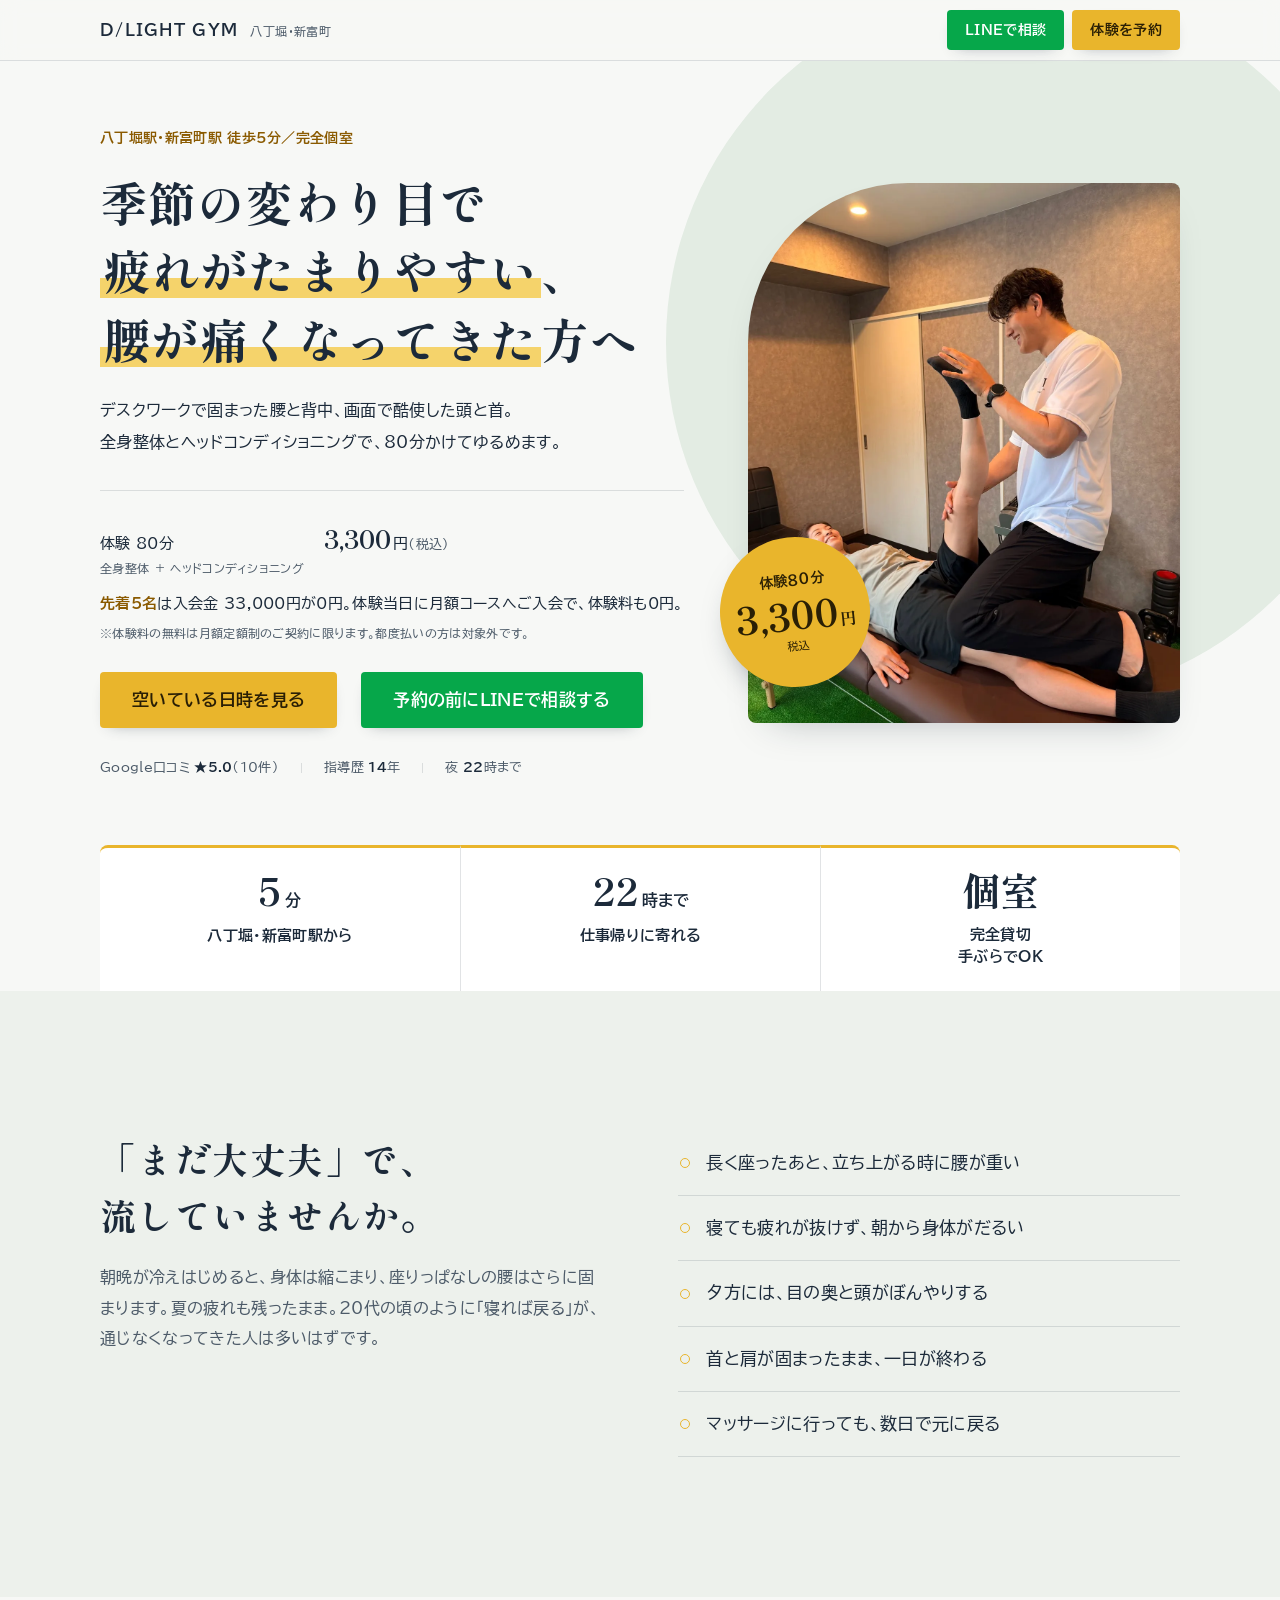
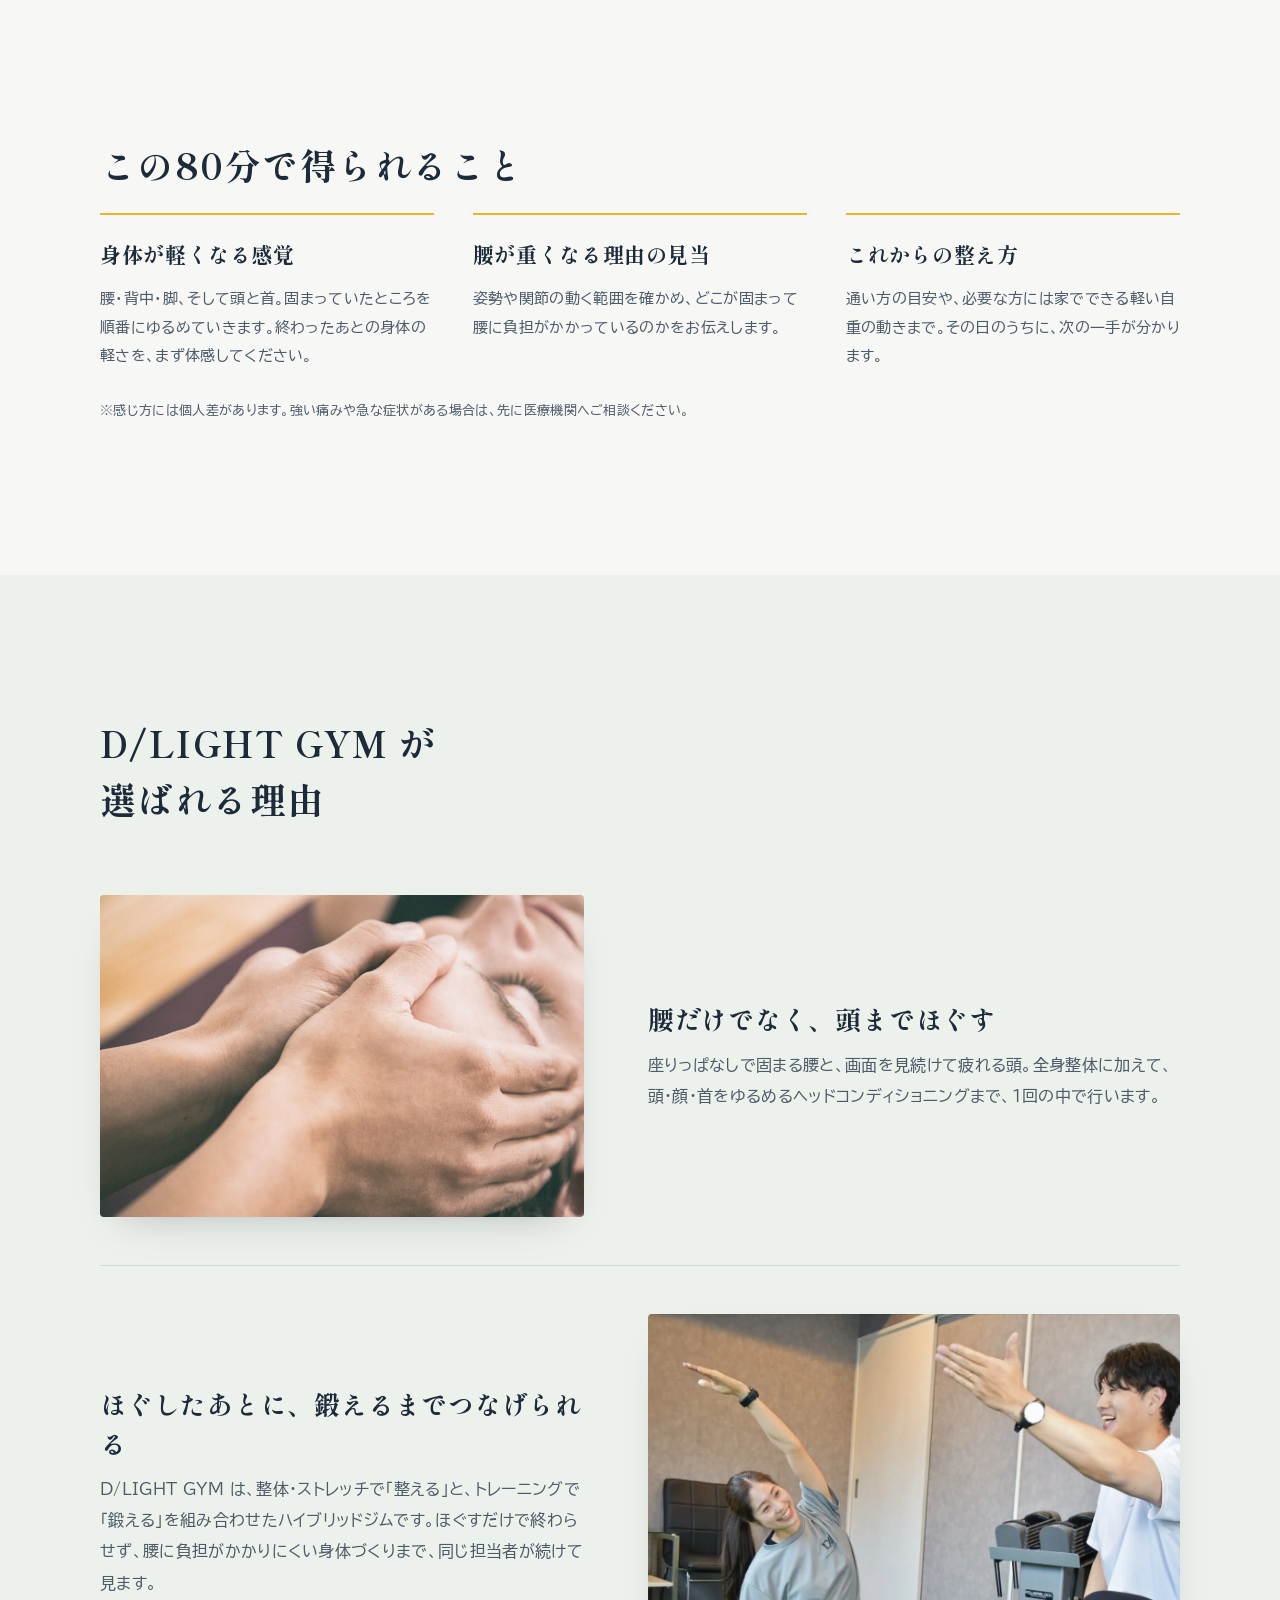
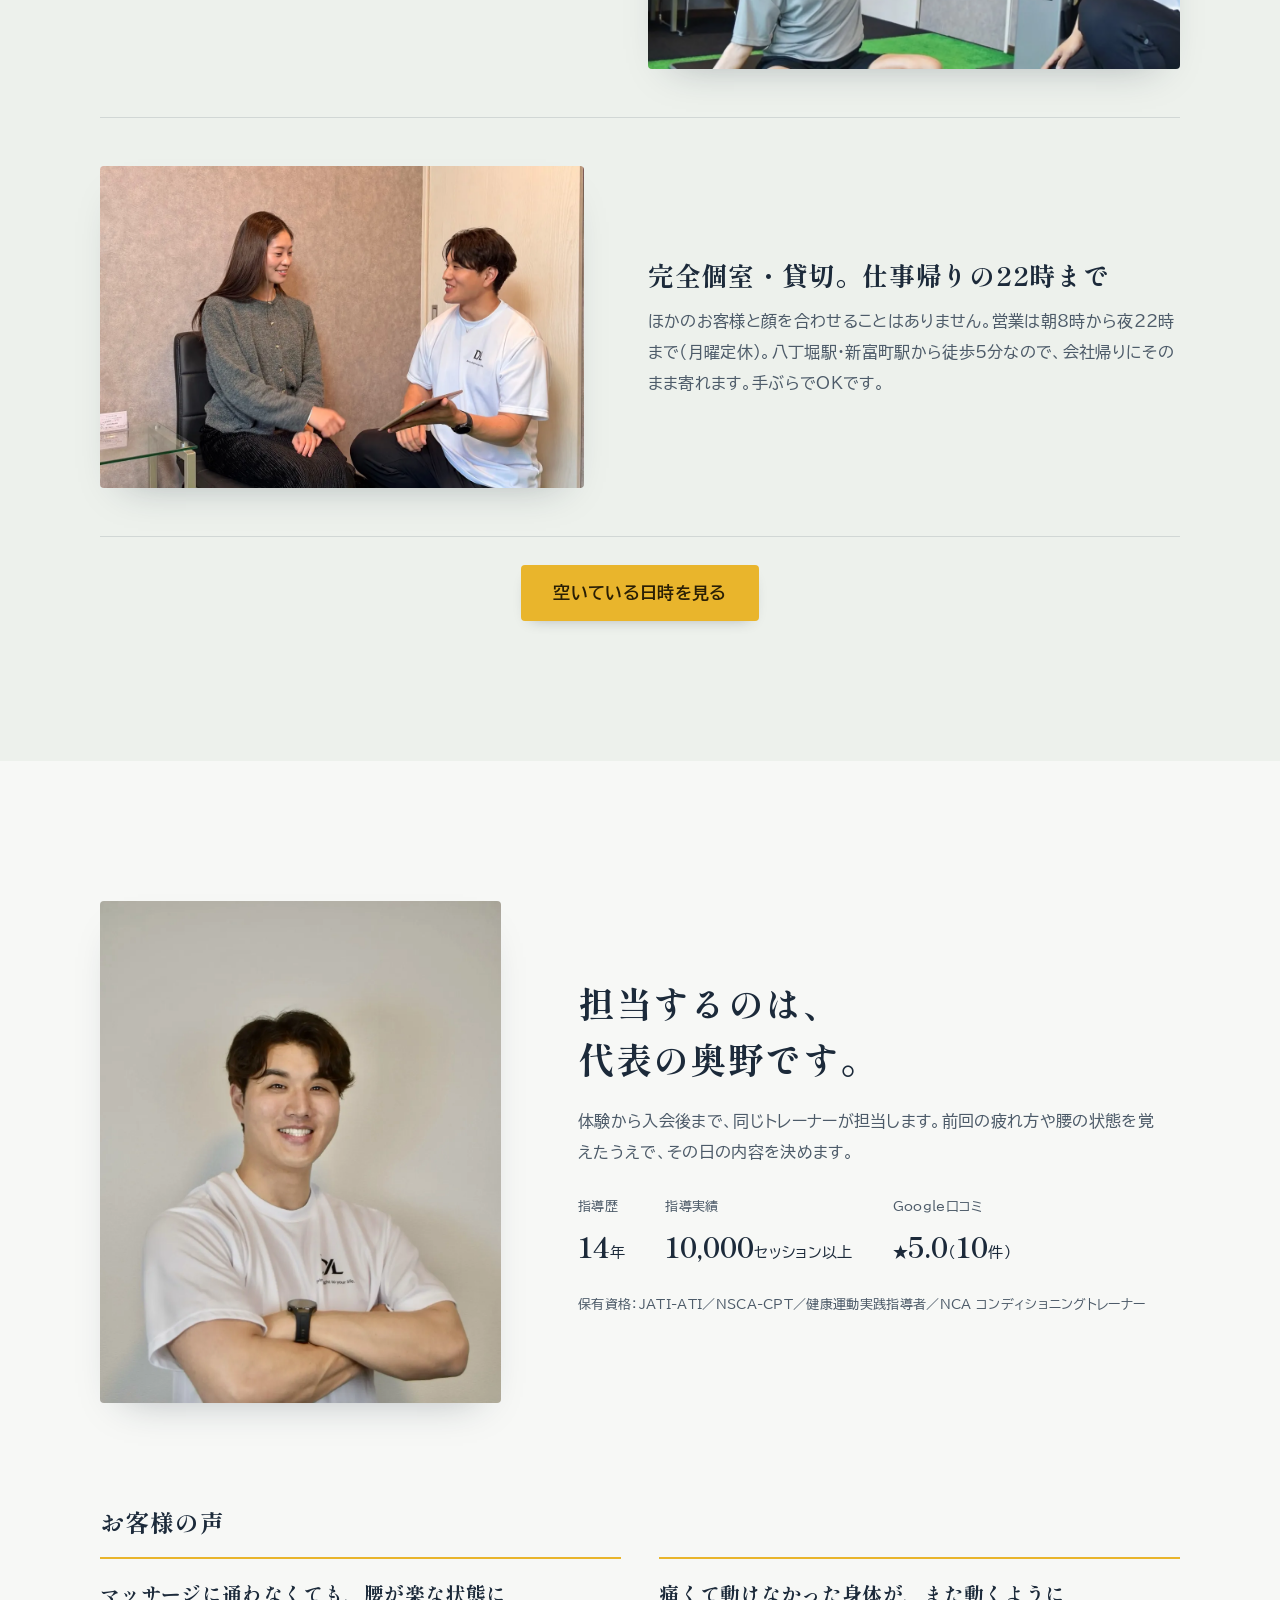
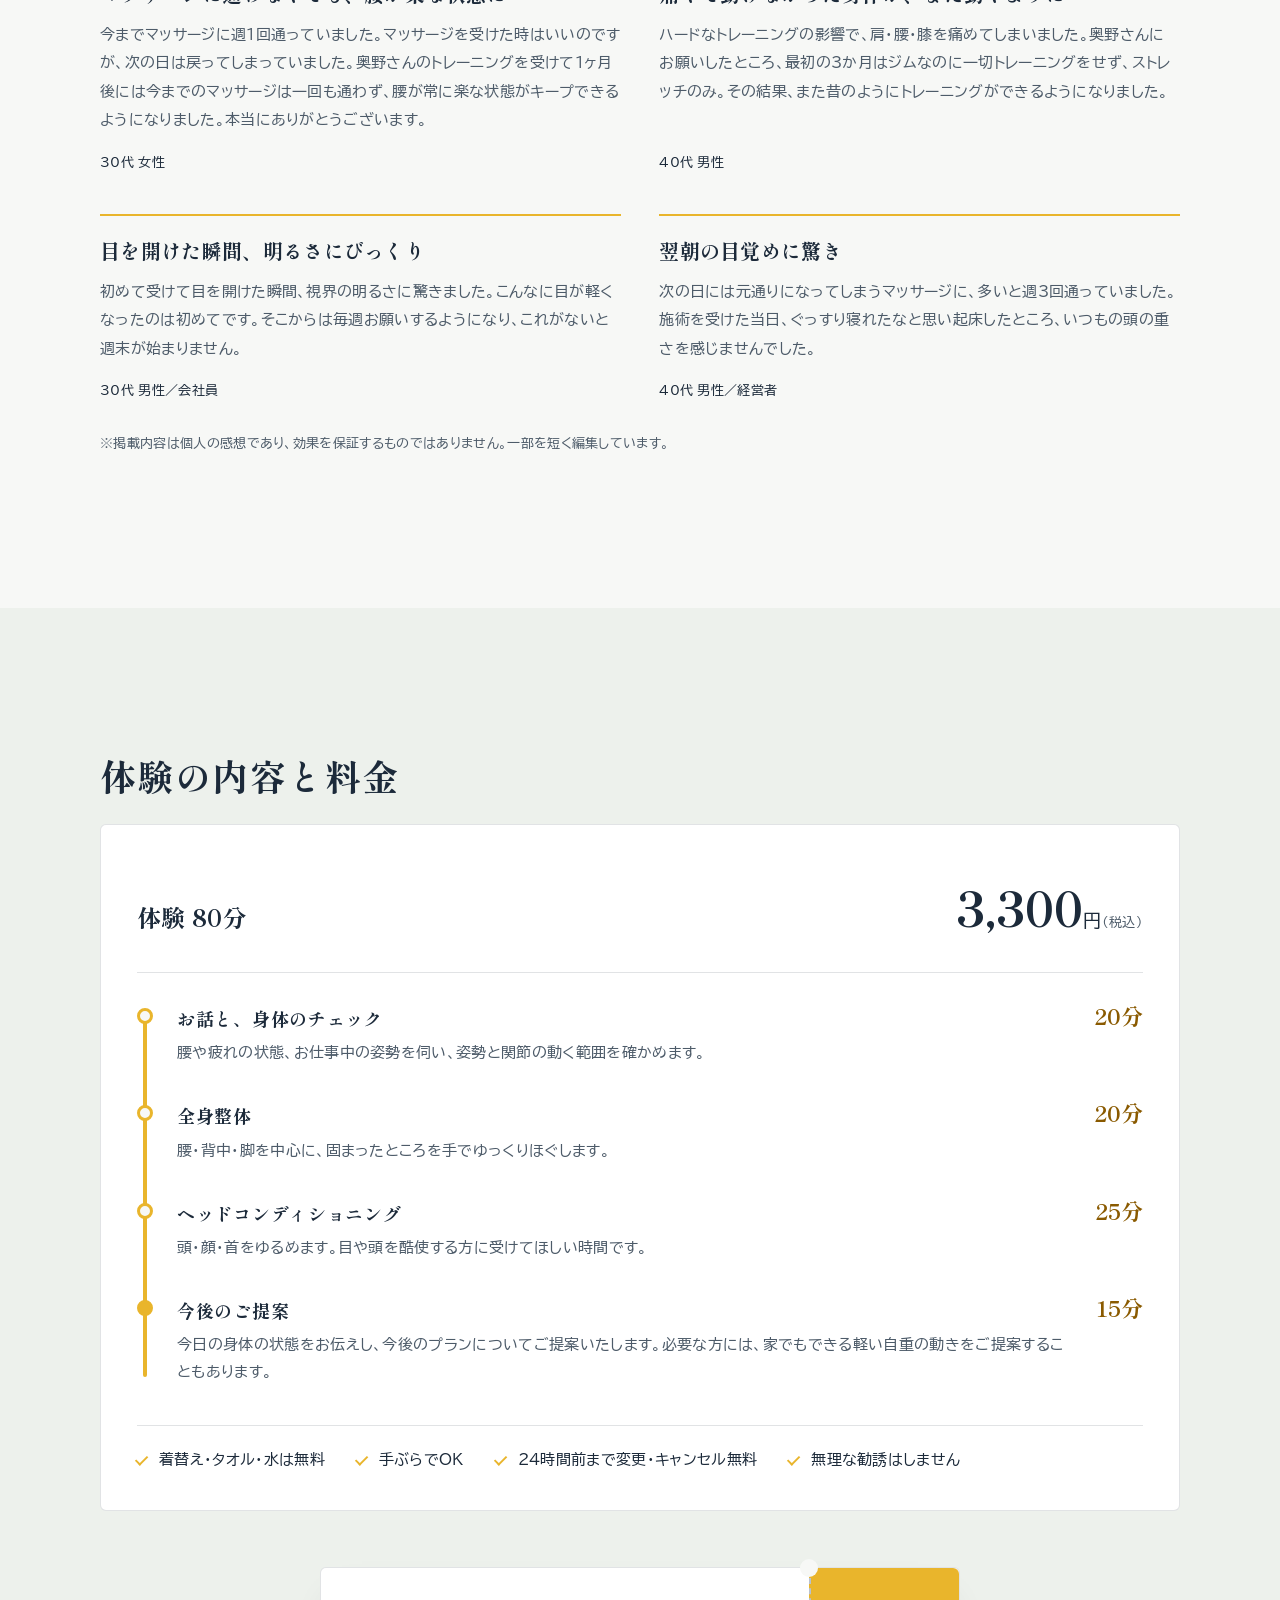
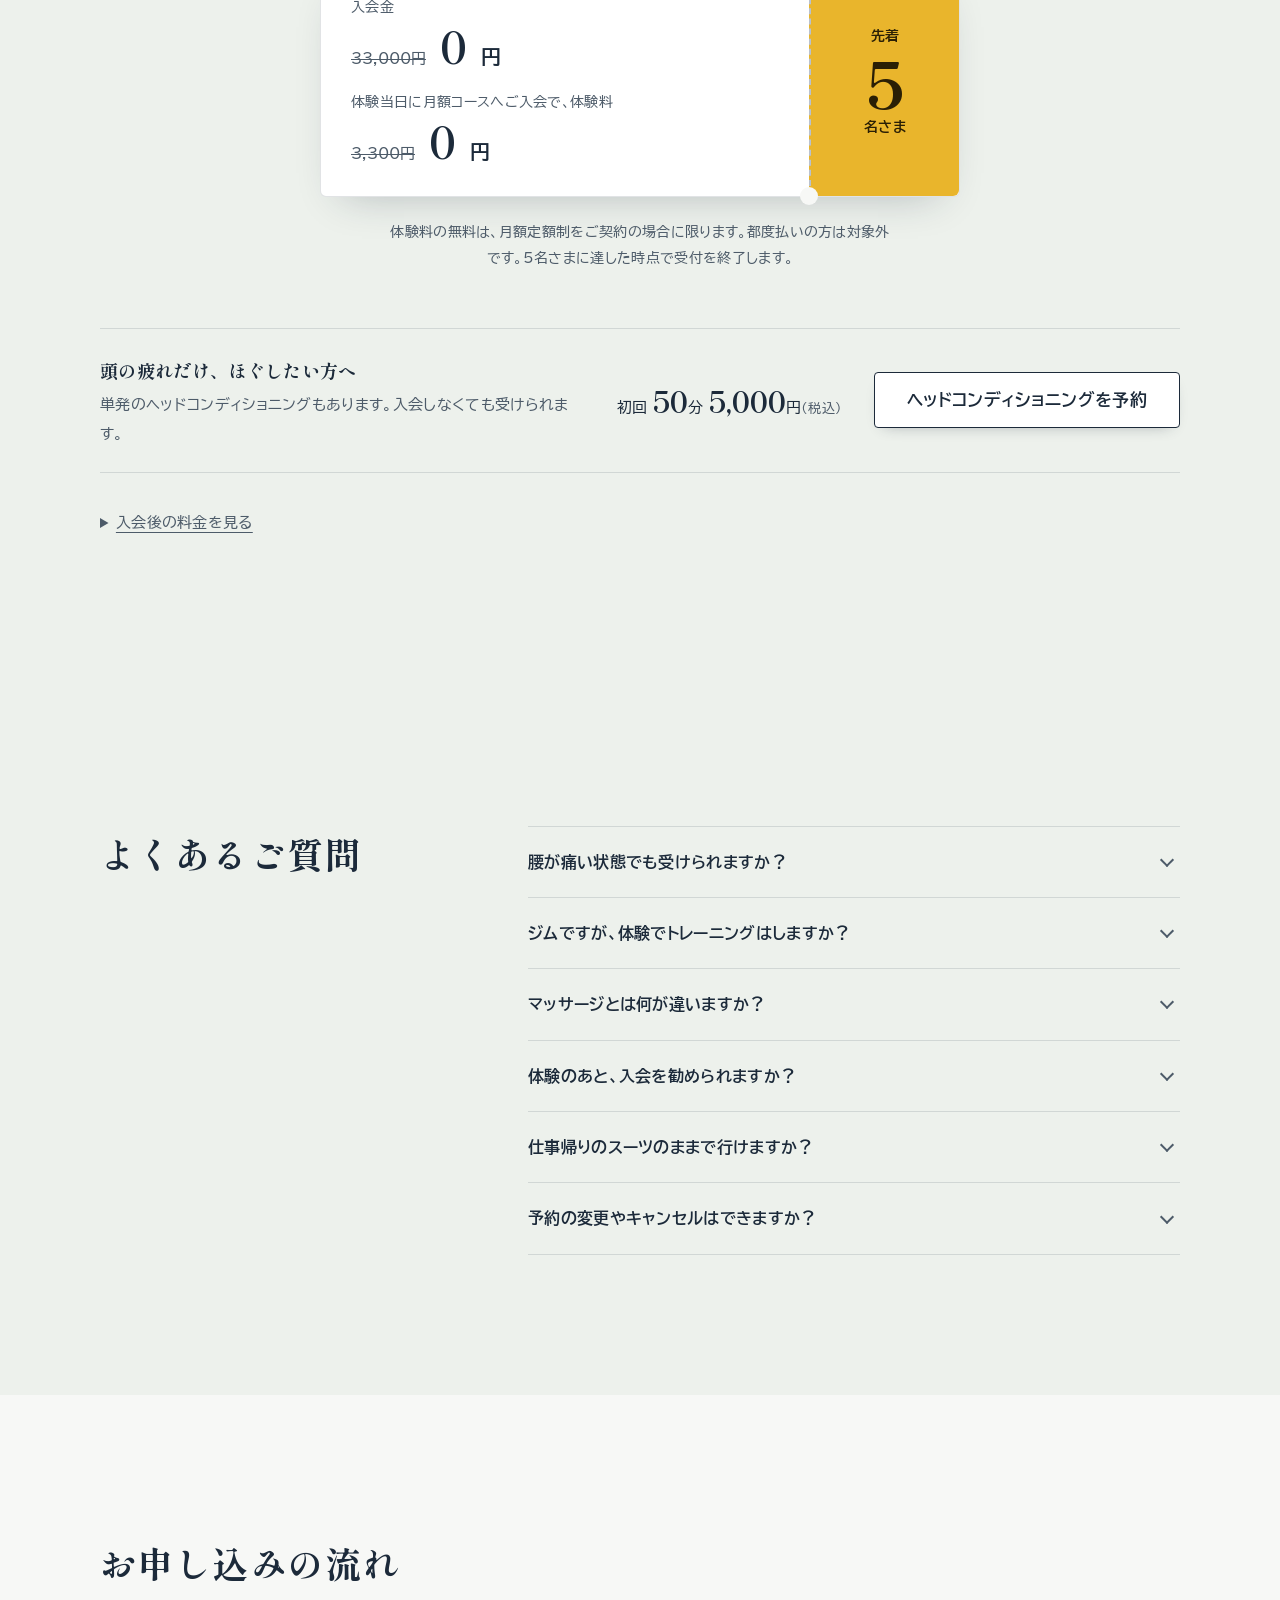
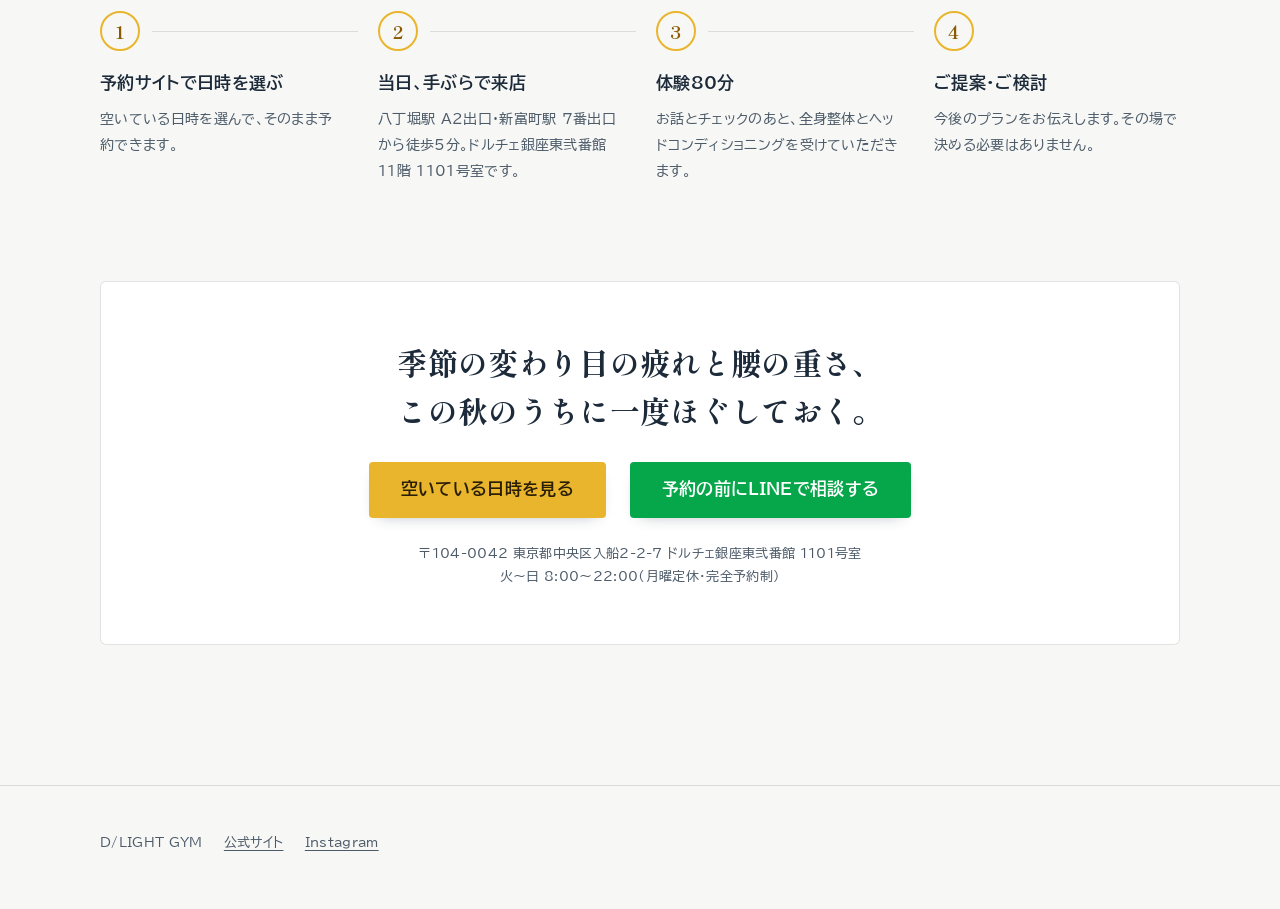
<file: autumn-men-light.html>
<!DOCTYPE html>
<html lang="ja">
<head>
<meta charset="UTF-8">
<meta name="viewport" content="width=device-width, initial-scale=1">
<title>季節の変わり目の疲れ・腰の重さに 体験80分 3,300円｜八丁堀・新富町 D/LIGHT GYM</title>
<meta name="description" content="季節の変わり目で疲れがたまりやすい、腰が痛くなってきた方へ。八丁堀・新富町駅から徒歩5分、完全個室。全身整体とヘッドコンディショニングの体験80分 3,300円（税込）。夜22時まで営業。">
<!-- 公開前の確認ページ。本番URLが決まるまで検索対象外にしておく -->
<meta name="robots" content="noindex, nofollow">
<meta property="og:type" content="website">
<meta property="og:title" content="季節の変わり目の疲れ・腰の重さに｜体験80分 3,300円｜D/LIGHT GYM">
<meta property="og:description" content="八丁堀・新富町駅から徒歩5分。完全個室で、全身整体とヘッドコンディショニング。夜22時まで。">
<meta property="og:site_name" content="D/LIGHT GYM">
<meta property="og:locale" content="ja_JP">
<meta property="og:url" content="https://dlightokuno.github.io/dlight-lp-trial/autumn-men-light.html">
<!-- 画像には見出し・体験料金が焼き込まれている。変えたら tools/og-autumn.html から作り直すこと -->
<meta property="og:image" content="https://dlightokuno.github.io/dlight-lp-trial/assets/img/og-autumn.jpg">
<meta property="og:image:width" content="1200">
<meta property="og:image:height" content="630">
<meta name="twitter:card" content="summary_large_image">
<!-- ファーストビューの写真を先に読み、表示を速くする -->
<link rel="preload" as="image" href="assets/img/stretch.webp" fetchpriority="high">
<meta name="theme-color" content="#f7f8f6">
<link rel="icon" href="assets/favicon-32.png" sizes="32x32">
<link rel="apple-touch-icon" href="assets/apple-touch-icon.png">
<link rel="preconnect" href="https://fonts.googleapis.com">
<link rel="preconnect" href="https://fonts.gstatic.com" crossorigin>
<link href="https://fonts.googleapis.com/css2?family=BIZ+UDPGothic:wght@400;700&family=Shippori+Mincho+B1:wght@500;700&display=swap" rel="stylesheet">
<link rel="stylesheet" href="assets/css/lp-autumn.css?v=20261105c">
<link rel="stylesheet" href="assets/css/lp-autumn-men.css?v=20261105c">
<link rel="stylesheet" href="assets/css/lp-autumn-light.css?v=20261105g">
</head>
<body>

<header class="hd">
  <div class="hd__in">
    <a class="hd__logo" href="#top" aria-label="D/LIGHT GYM ページの先頭へ">D/LIGHT GYM<span>八丁堀・新富町</span></a>
    <div class="hd__cta"><a class="btn btn--sm btn--line" href="https://lin.ee/v4NK1TV" target="_blank" rel="noopener">LINEで相談</a><a class="btn btn--sm" href="https://book.squareup.com/appointments/jqg8slb8u0tfya/location/L7PXPNPQZ5DK2/services/NXZTPQUYFH73HYEG6OVLF4OW" target="_blank" rel="noopener">体験を予約</a></div>
  </div>
</header>

<main id="top">

  <!-- ===== ファーストビュー ===== -->
  <section class="hero">
    <div class="wrap hero__grid">
      <div class="hero__copy">
        <p class="hero__place">八丁堀駅・新富町駅 徒歩5分／完全個室</p>
        <h1 class="hero__h">季節の変わり目で<br><span class="mk-y">疲れがたまりやすい</span>、<br><span class="nw"><span class="mk-y">腰が痛くなってきた</span>方へ</span></h1>
        <p class="hero__sub">デスクワークで固まった腰と背中、画面で酷使した頭と首。<br class="pc">全身整体とヘッドコンディショニングで、80分かけてゆるめます。</p>

        <div class="offer">
          <p class="offer__name">体験 80分<br><span>全身整体 ＋ ヘッドコンディショニング</span></p>
          <p class="offer__price"><span class="num">3,300</span>円<small>（税込）</small></p>
          <p class="offer__perk"><b>先着5名</b>は入会金 33,000円が0円。<span class="nw">体験当日に月額コースへ</span><span class="nw">ご入会で、体験料も0円。</span><small class="offer__note">※体験料の無料は月額定額制のご契約に限ります。都度払いの方は対象外です。</small></p>
        </div>

        <div class="cta">
          <a class="btn" href="https://book.squareup.com/appointments/jqg8slb8u0tfya/location/L7PXPNPQZ5DK2/services/NXZTPQUYFH73HYEG6OVLF4OW" target="_blank" rel="noopener">空いている日時を見る</a>
          <a class="btn btn--line" href="https://lin.ee/v4NK1TV" target="_blank" rel="noopener">予約の前にLINEで相談する</a>
        </div>
        <ul class="trust">
          <li>Google口コミ <b>★5.0</b>（10件）</li>
          <li>指導歴 <b>14</b>年</li>
          <li>夜 <b>22</b>時まで</li>
        </ul>
      </div>
      <figure class="hero__photo">
        <p class="badge" aria-hidden="true"><span class="badge__t">体験80分</span><span class="badge__p num">3,300<small>円</small></span><span class="badge__s">税込</span></p>
        <img src="assets/img/stretch.webp" alt="D/LIGHT GYM の個室で、施術台に横になったお客様の脚と腰まわりをトレーナーがほぐしている様子" width="1200" height="1600" fetchpriority="high">
      </figure>
    </div>
    <ul class="points wrap">
      <li><p class="points__big"><b class="num">5</b>分</p><small>八丁堀・新富町駅から</small></li>
      <li><p class="points__big"><b class="num">22</b>時まで</p><small>仕事帰りに寄れる</small></li>
      <li><p class="points__big"><b>個室</b></p><small>完全貸切<br>手ぶらでOK</small></li>
    </ul>
  </section>

  <!-- ===== 悩みへの共感 ===== -->
  <section class="sec worry" id="worry">
    <div class="wrap worry__grid">
      <div>
        <h2 class="h2">「まだ大丈夫」で、<br>流していませんか。</h2>
        <p class="body">朝晩が冷えはじめると、身体は縮こまり、座りっぱなしの腰はさらに固まります。夏の疲れも残ったまま。20代の頃のように「寝れば戻る」が、通じなくなってきた人は多いはずです。</p>
      </div>
      <ul class="worry__list">
        <li>長く座ったあと、立ち上がる時に腰が重い</li>
        <li>寝ても疲れが抜けず、朝から身体がだるい</li>
        <li>夕方には、目の奥と頭がぼんやりする</li>
        <li>首と肩が固まったまま、一日が終わる</li>
        <li>マッサージに行っても、数日で元に戻る</li>
      </ul>
    </div>
  </section>

  <!-- ===== 得られる変化 ===== -->
  <section class="sec change" id="change">
    <div class="wrap">
      <h2 class="h2">この80分で得られること</h2>
      <ul class="change__list">
        <li>
          <h3>身体が軽くなる感覚</h3>
          <p>腰・背中・脚、そして頭と首。固まっていたところを順番にゆるめていきます。終わったあとの身体の軽さを、まず体感してください。</p>
        </li>
        <li>
          <h3>腰が重くなる理由の見当</h3>
          <p>姿勢や関節の動く範囲を確かめ、どこが固まって腰に負担がかかっているのかをお伝えします。</p>
        </li>
        <li>
          <h3>これからの整え方</h3>
          <p>通い方の目安や、必要な方には家でできる軽い自重の動きまで。その日のうちに、次の一手が分かります。</p>
        </li>
      </ul>
      <p class="small">※感じ方には個人差があります。強い痛みや急な症状がある場合は、先に医療機関へご相談ください。</p>
    </div>
  </section>

  <!-- ===== 選ばれる理由 ===== -->
  <section class="sec reason" id="reason">
    <div class="wrap">
      <h2 class="h2">D/LIGHT GYM が<br>選ばれる理由</h2>

      <div class="reason__row">
        <img src="assets/img/facial.webp" alt="横になったお客様の頭と顔を、両手でゆっくりほぐしている様子" width="1600" height="1066" loading="lazy">
        <div>
          <h3>腰だけでなく、頭までほぐす</h3>
          <p>座りっぱなしで固まる腰と、画面を見続けて疲れる頭。全身整体に加えて、頭・顔・首をゆるめるヘッドコンディショニングまで、1回の中で行います。</p>
        </div>
      </div>

      <div class="reason__row">
        <img src="assets/img/gym1.webp" alt="トレーナーと一緒に、身体を横に伸ばす動きをしているお客様" width="1600" height="771" loading="lazy">
        <div>
          <h3>ほぐしたあとに、鍛えるまでつなげられる</h3>
          <p>D/LIGHT GYM は、整体・ストレッチで「整える」と、トレーニングで「鍛える」を組み合わせたハイブリッドジムです。ほぐすだけで終わらせず、腰に負担がかかりにくい身体づくりまで、同じ担当者が続けて見ます。</p>
        </div>
      </div>

      <div class="reason__row">
        <img src="assets/img/counseling.webp" alt="個室で、トレーナーがお客様の話を聞いている様子" width="1200" height="1600" loading="lazy">
        <div>
          <h3>完全個室・貸切。仕事帰りの22時まで</h3>
          <p>ほかのお客様と顔を合わせることはありません。営業は朝8時から夜22時まで（月曜定休）。八丁堀駅・新富町駅から徒歩5分なので、会社帰りにそのまま寄れます。手ぶらでOKです。</p>
        </div>
      </div>

      <div class="cta cta--center">
        <a class="btn" href="https://book.squareup.com/appointments/jqg8slb8u0tfya/location/L7PXPNPQZ5DK2/services/NXZTPQUYFH73HYEG6OVLF4OW" target="_blank" rel="noopener">空いている日時を見る</a>
      </div>
    </div>
  </section>

  <!-- ===== 信頼できる根拠 ===== -->
  <section class="sec proof" id="proof">
    <div class="wrap">
      <div class="coach__grid">
        <img class="coach__img" src="assets/img/trainer-yudai.webp" alt="D/LIGHT GYM 代表 奥野雄大" width="1066" height="1600" loading="lazy">
        <div>
          <h2 class="h2">担当するのは、<br>代表の奥野です。</h2>
          <p class="body">体験から入会後まで、同じトレーナーが担当します。前回の疲れ方や腰の状態を覚えたうえで、その日の内容を決めます。</p>
          <dl class="facts">
            <div><dt>指導歴</dt><dd><span class="num">14</span>年</dd></div>
            <div><dt>指導実績</dt><dd><span class="num">10,000</span>セッション以上</dd></div>
            <div><dt>Google口コミ</dt><dd>★<span class="num">5.0</span>（<span class="num">10</span>件）</dd></div>
          </dl>
          <p class="small">保有資格：JATI-ATI／NSCA-CPT／健康運動実践指導者／NCA コンディショニングトレーナー</p>
        </div>
      </div>

      <h3 class="proof__h">お客様の声</h3>
      <div class="voice__list voice__list--4">
        <figure class="voice__item">
          <blockquote><p class="voice__h">マッサージに通わなくても、腰が楽な状態に</p><p>今までマッサージに週1回通っていました。マッサージを受けた時はいいのですが、次の日は戻ってしまっていました。奥野さんのトレーニングを受けて1ヶ月後には今までのマッサージは一回も通わず、腰が常に楽な状態がキープできるようになりました。本当にありがとうございます。</p></blockquote>
          <figcaption>30代 女性</figcaption>
        </figure>
        <figure class="voice__item">
          <blockquote><p class="voice__h">痛くて動けなかった身体が、また動くように</p><p>ハードなトレーニングの影響で、肩・腰・膝を痛めてしまいました。奥野さんにお願いしたところ、最初の3か月はジムなのに一切トレーニングをせず、ストレッチのみ。その結果、また昔のようにトレーニングができるようになりました。</p></blockquote>
          <figcaption>40代 男性</figcaption>
        </figure>
        <figure class="voice__item">
          <blockquote><p class="voice__h">目を開けた瞬間、明るさにびっくり</p><p>初めて受けて目を開けた瞬間、視界の明るさに驚きました。こんなに目が軽くなったのは初めてです。そこからは毎週お願いするようになり、これがないと週末が始まりません。</p></blockquote>
          <figcaption>30代 男性／会社員</figcaption>
        </figure>
        <figure class="voice__item">
          <blockquote><p class="voice__h">翌朝の目覚めに驚き</p><p>次の日には元通りになってしまうマッサージに、多いと週3回通っていました。施術を受けた当日、ぐっすり寝れたなと思い起床したところ、いつもの頭の重さを感じませんでした。</p></blockquote>
          <figcaption>40代 男性／経営者</figcaption>
        </figure>
      </div>
      <p class="small voice__note">※掲載内容は個人の感想であり、効果を保証するものではありません。一部を短く編集しています。</p>
    </div>
  </section>

  <!-- ===== サービス・料金 ===== -->
  <section class="sec price" id="price">
    <div class="wrap">
      <h2 class="h2">体験の内容と料金</h2>

      <div class="price__main">
        <div class="price__head">
          <p class="price__name">体験 80分</p>
          <p class="price__val"><span class="num">3,300</span>円<small>（税込）</small></p>
        </div>
        <ol class="line">
          <li class="line__stop"><div><h3>お話と、身体のチェック</h3><p>腰や疲れの状態、お仕事中の姿勢を伺い、姿勢と関節の動く範囲を確かめます。</p></div><span class="line__d num">20分</span></li>
          <li class="line__stop"><div><h3>全身整体</h3><p>腰・背中・脚を中心に、固まったところを手でゆっくりほぐします。</p></div><span class="line__d num">20分</span></li>
          <li class="line__stop"><div><h3>ヘッドコンディショニング</h3><p>頭・顔・首をゆるめます。目や頭を酷使する方に受けてほしい時間です。</p></div><span class="line__d num">25分</span></li>
          <li class="line__stop line__stop--end"><div><h3>今後のご提案</h3><p>今日の身体の状態をお伝えし、今後のプランについてご提案いたします。必要な方には、家でもできる軽い自重の動きをご提案することもあります。</p></div><span class="line__d num">15分</span></li>
        </ol>
        <ul class="incl">
          <li>着替え・タオル・水は無料</li>
          <li>手ぶらでOK</li>
          <li>24時間前まで変更・キャンセル無料</li>
          <li>無理な勧誘はしません</li>
        </ul>
      </div>

      <div class="ticket">
        <div class="ticket__main">
          <p class="ticket__label">入会金</p>
          <p class="ticket__val"><s class="num">33,000円</s><span class="num">0</span>円</p>
          <p class="ticket__label">体験当日に月額コースへご入会で、体験料</p>
          <p class="ticket__val"><s class="num">3,300円</s><span class="num">0</span>円</p>
        </div>
        <div class="ticket__stub">
          <p>先着</p>
          <p class="ticket__n num">5</p>
          <p>名さま</p>
        </div>
      </div>
      <p class="perk__note">体験料の無料は、月額定額制をご契約の場合に限ります。都度払いの方は対象外です。5名さまに達した時点で受付を終了します。</p>

      <div class="price__sub">
        <div>
          <h3>頭の疲れだけ、ほぐしたい方へ</h3>
          <p>単発のヘッドコンディショニングもあります。入会しなくても受けられます。</p>
        </div>
        <p class="price__val price__val--sm">初回 <span class="num">50</span>分 <span class="num">5,000</span>円<small>（税込）</small></p>
        <a class="btn btn--ghost" href="https://book.squareup.com/appointments/jqg8slb8u0tfya/location/L7PXPNPQZ5DK2/services/WINRGVNZ6C4P43N2MV3YMN2C" target="_blank" rel="noopener">ヘッドコンディショニングを予約</a>
      </div>

      <details class="price__more">
        <summary>入会後の料金を見る</summary>
        <dl class="access">
          <div><dt>月額 50分</dt><dd><span class="num">37,400</span>円（税込）／月　月4回</dd></div>
          <div><dt>月額 80分</dt><dd><span class="num">56,100</span>円（税込）／月　月4回</dd></div>
          <div><dt>都度払い</dt><dd>50分 <span class="num">12,000</span>円／80分 <span class="num">18,000</span>円（税込）　入会金なし</dd></div>
        </dl>
        <p class="small">契約期間の縛りはありません。通わなかった月の料金は0円です。</p>
      </details>
    </div>
  </section>

  <!-- ===== FAQ ===== -->
  <section class="sec faq" id="faq">
    <div class="wrap faq__wrap">
      <h2 class="h2">よくあるご質問</h2>
      <div class="faq__list">
        <details>
          <summary>腰が痛い状態でも受けられますか？</summary>
          <p>日常的な腰の重さや張りであれば、状態を確かめながら進めます。強い痛み・しびれ・急な症状がある場合は、先に医療機関へご相談ください。当ジムは治療を行う施設ではありません。</p>
        </details>
        <details>
          <summary>ジムですが、体験でトレーニングはしますか？</summary>
          <p>しません。体験は全身整体とヘッドコンディショニングで、横になってほぐしてもらう内容です。服装も、お貸しする着替えで大丈夫です。</p>
        </details>
        <details>
          <summary>マッサージとは何が違いますか？</summary>
          <p>その場でほぐすだけでなく、最初に姿勢や関節の動く範囲を確かめ、腰に負担がかかっている理由と、これからの整え方までお伝えします。続ける場合は、同じ担当者が毎回状態を見て内容を決めます。</p>
        </details>
        <details>
          <summary>体験のあと、入会を勧められますか？</summary>
          <p>最後に今後のプランをご提案しますが、持ち帰ってご検討いただけます。無理な勧誘はしません。</p>
        </details>
        <details>
          <summary>仕事帰りのスーツのままで行けますか？</summary>
          <p>大丈夫です。着替え・タオル・お水は無料でご用意しています。手ぶらでお越しください。</p>
        </details>
        <details>
          <summary>予約の変更やキャンセルはできますか？</summary>
          <p>ご予約の24時間前まで、変更・キャンセルは無料です。</p>
        </details>
      </div>
    </div>
  </section>

  <!-- ===== 申し込みの流れ ===== -->
  <section class="sec flow" id="flow">
    <div class="wrap">
      <h2 class="h2">お申し込みの流れ</h2>
      <ol class="flow__list">
        <li><h3>予約サイトで日時を選ぶ</h3><p>空いている日時を選んで、そのまま予約できます。</p></li>
        <li><h3>当日、手ぶらで来店</h3><p>八丁堀駅 A2出口・新富町駅 7番出口から徒歩5分。ドルチェ銀座東弐番館 11階 1101号室です。</p></li>
        <li><h3>体験80分</h3><p>お話とチェックのあと、全身整体とヘッドコンディショニングを受けていただきます。</p></li>
        <li><h3>ご提案・ご検討</h3><p>今後のプランをお伝えします。その場で決める必要はありません。</p></li>
      </ol>
      <div class="last__box">
        <p class="last__h">季節の変わり目の疲れと腰の重さ、<br>この秋のうちに一度ほぐしておく。</p>
        <div class="cta cta--center">
          <a class="btn" href="https://book.squareup.com/appointments/jqg8slb8u0tfya/location/L7PXPNPQZ5DK2/services/NXZTPQUYFH73HYEG6OVLF4OW" target="_blank" rel="noopener">空いている日時を見る</a>
          <a class="btn btn--line" href="https://lin.ee/v4NK1TV" target="_blank" rel="noopener">予約の前にLINEで相談する</a>
        </div>
        <p class="small last__meta">〒104-0042 東京都中央区入船2-2-7 ドルチェ銀座東弐番館 1101号室<br>火〜日 8:00〜22:00（月曜定休・完全予約制）</p>
      </div>
    </div>
  </section>
</main>

<footer class="ft">
  <div class="wrap">
    <p>D/LIGHT GYM　<a href="https://dlightgym.com/" target="_blank" rel="noopener">公式サイト</a>　<a href="https://www.instagram.com/dlight_personalgym" target="_blank" rel="noopener">Instagram</a></p>
  </div>
</footer>

<div class="mcta" data-mcta>
  <p>体験80分 <span class="num">3,300</span>円</p>
  <a class="btn btn--sm" href="https://book.squareup.com/appointments/jqg8slb8u0tfya/location/L7PXPNPQZ5DK2/services/NXZTPQUYFH73HYEG6OVLF4OW" target="_blank" rel="noopener">日時を見る</a>
</div>

<script src="assets/js/lp-autumn-men.js?v=20261105a" defer></script>
<script src="assets/js/analytics.js?v=20261105a" defer></script>
</body>
</html>
</file>
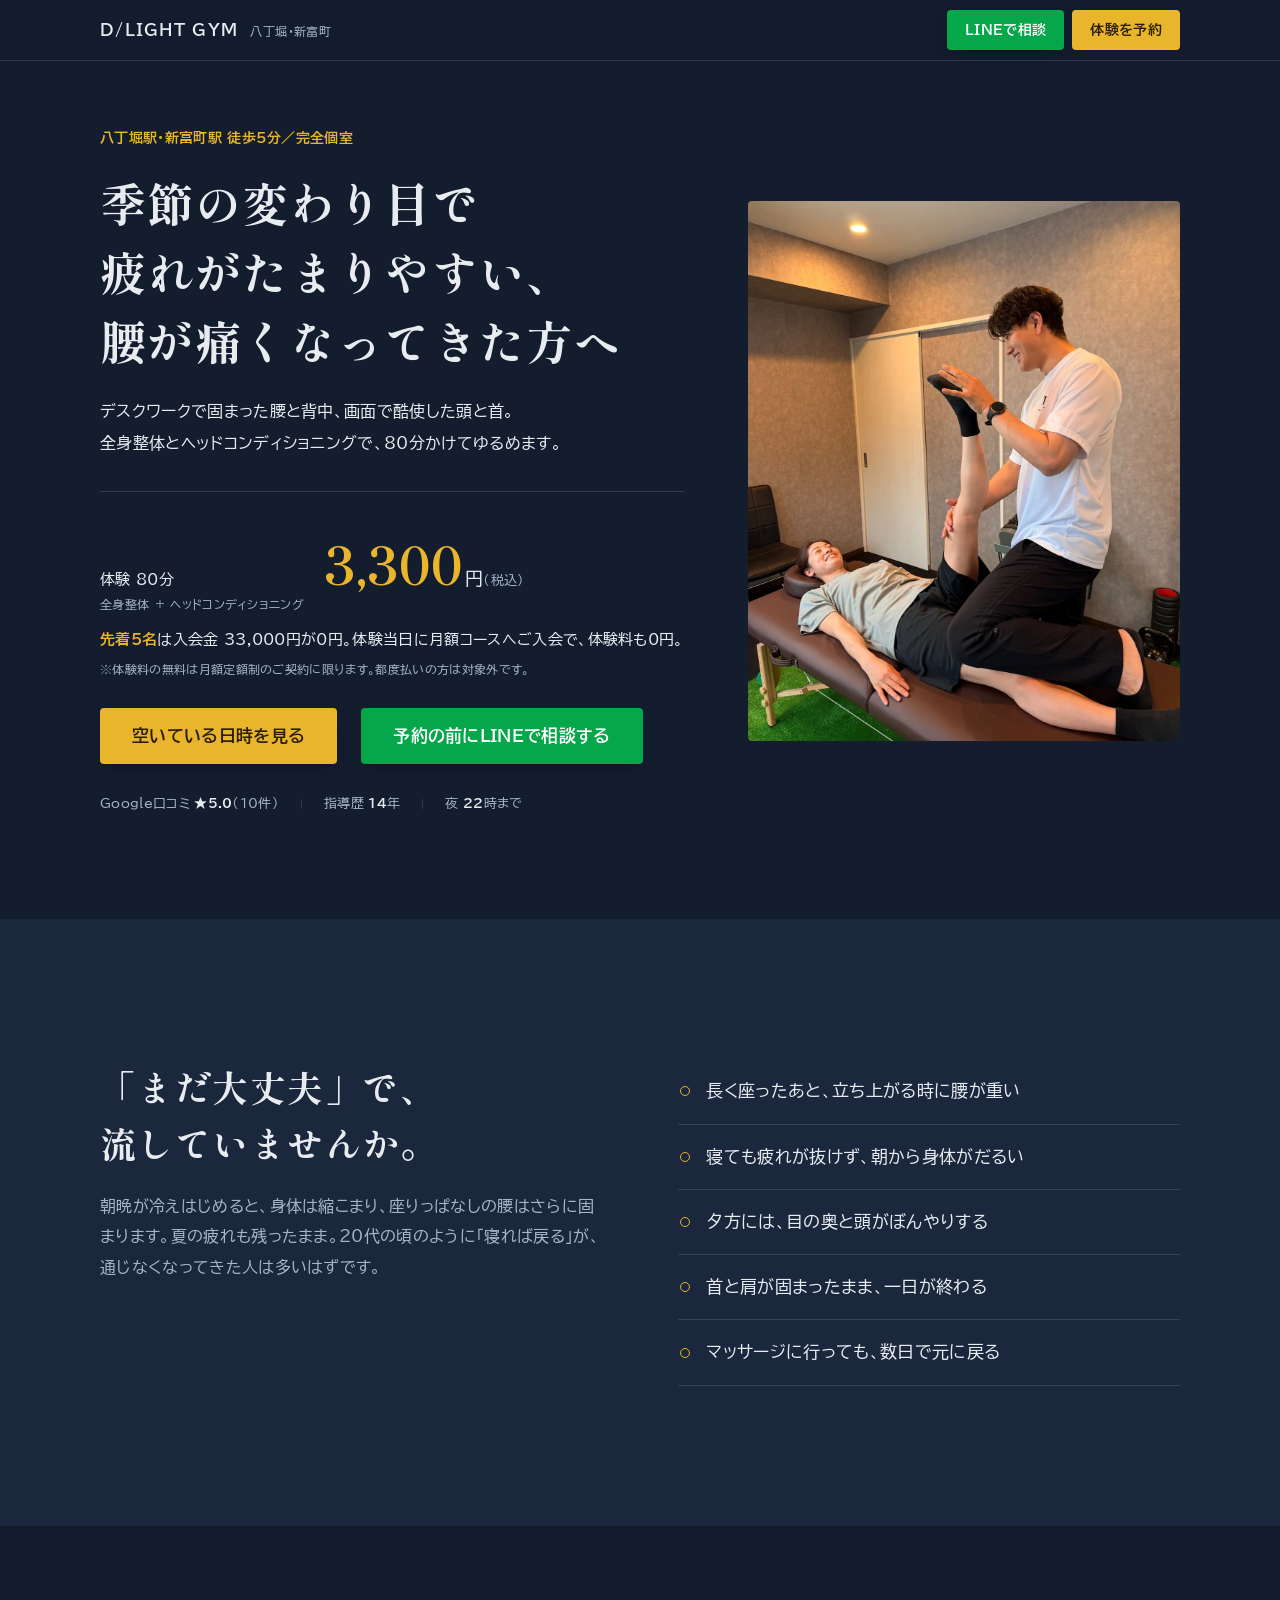
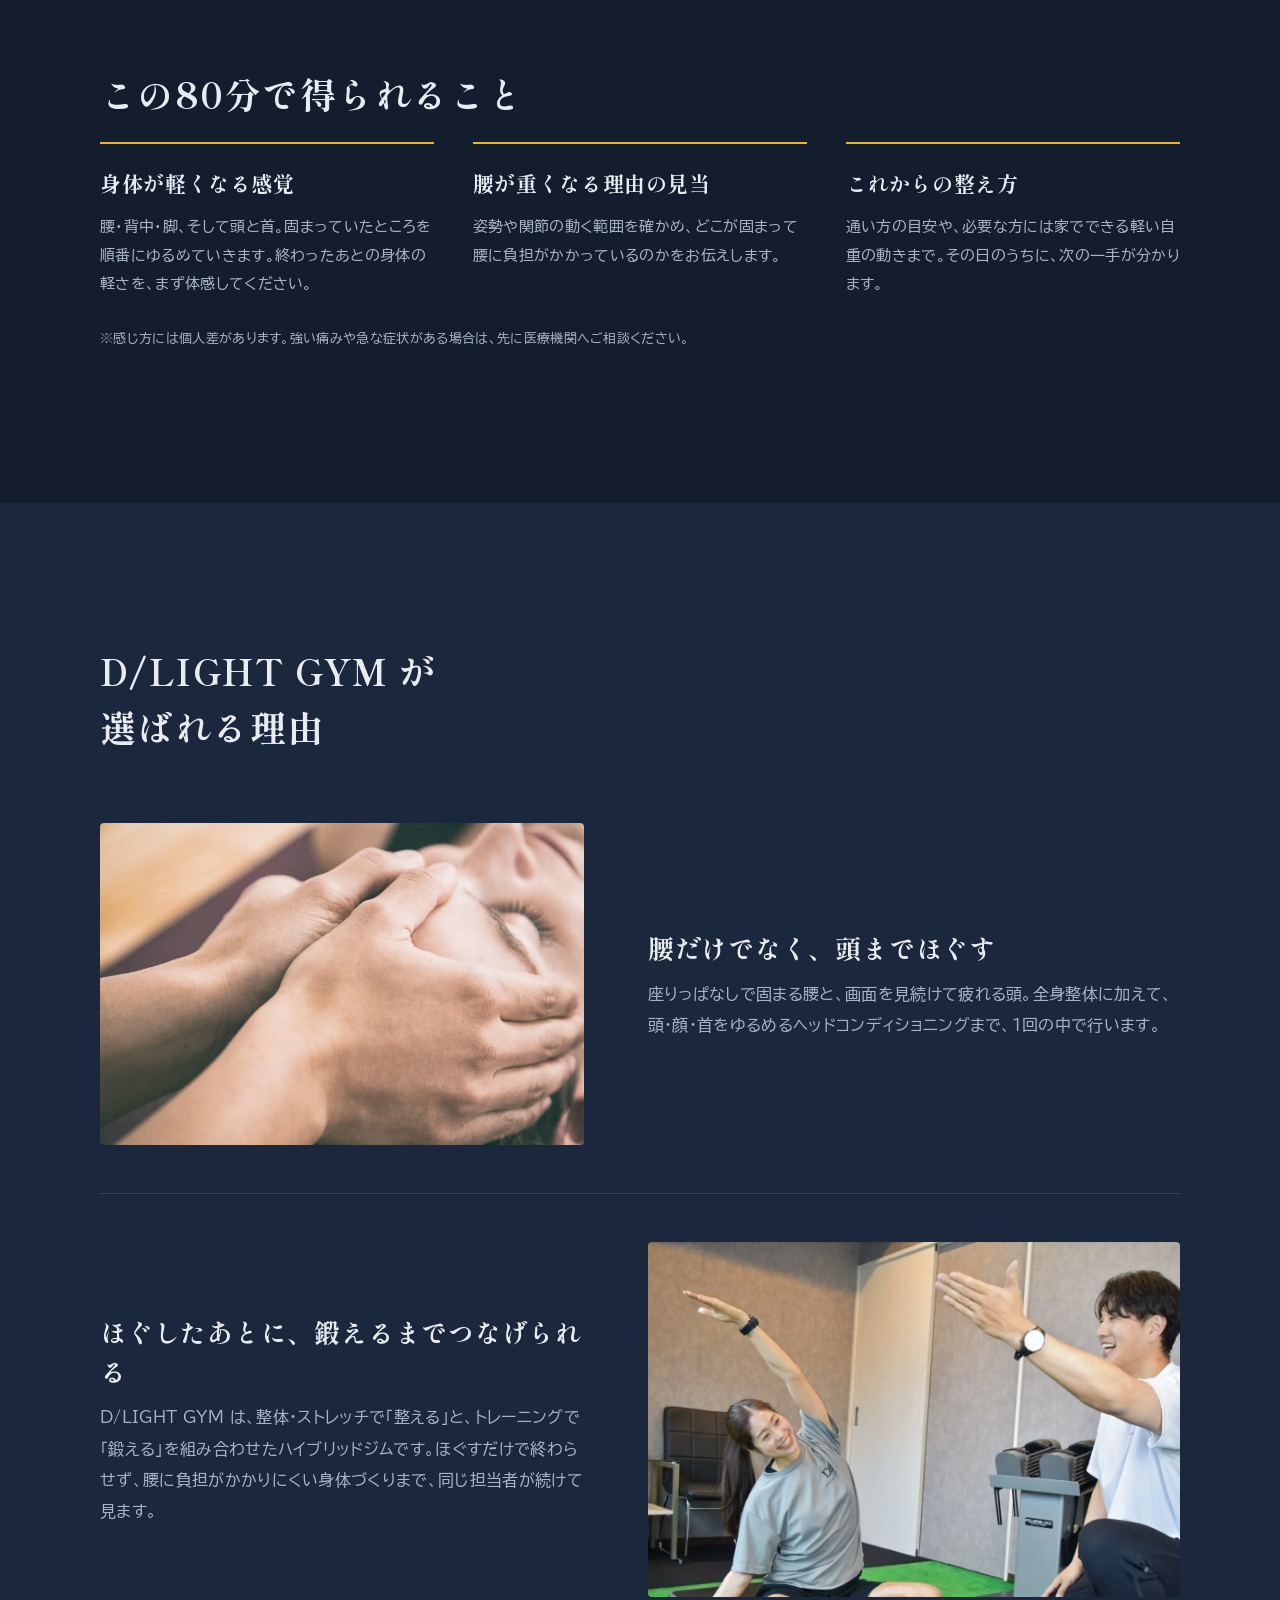
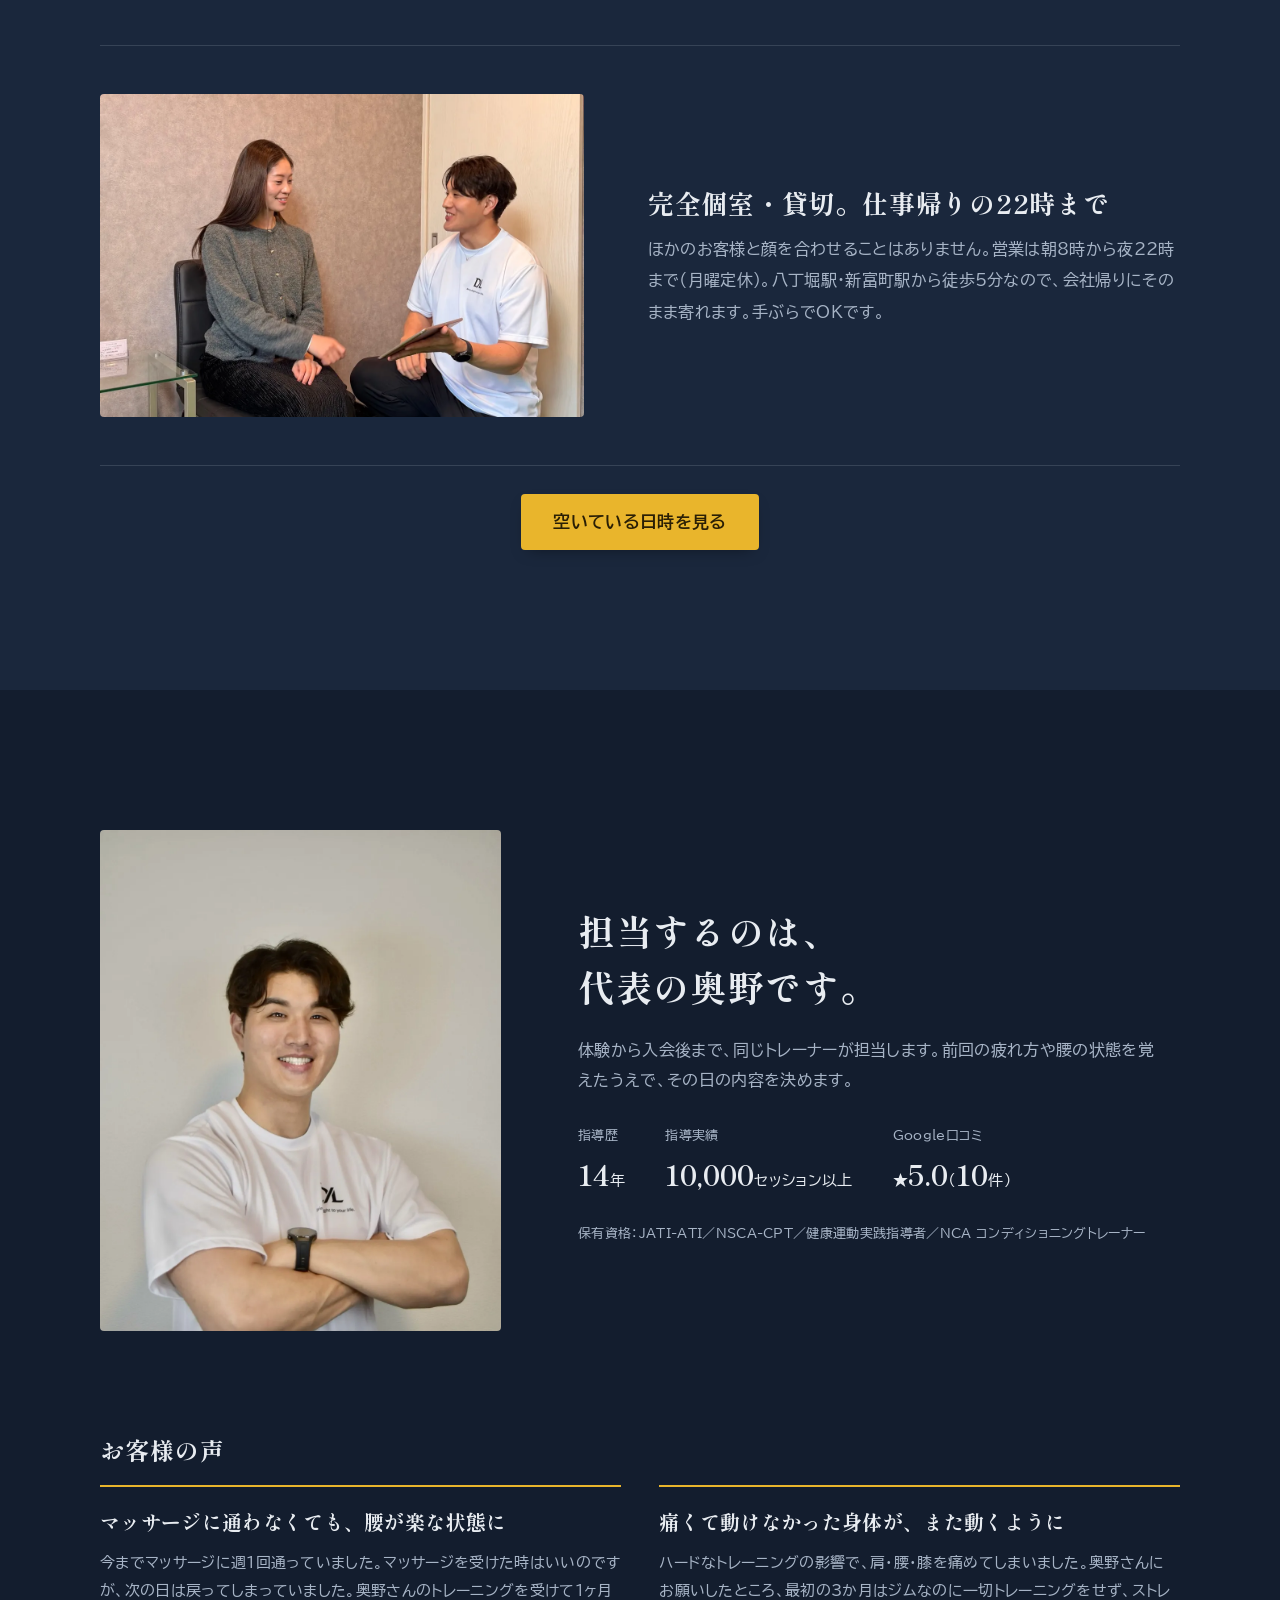
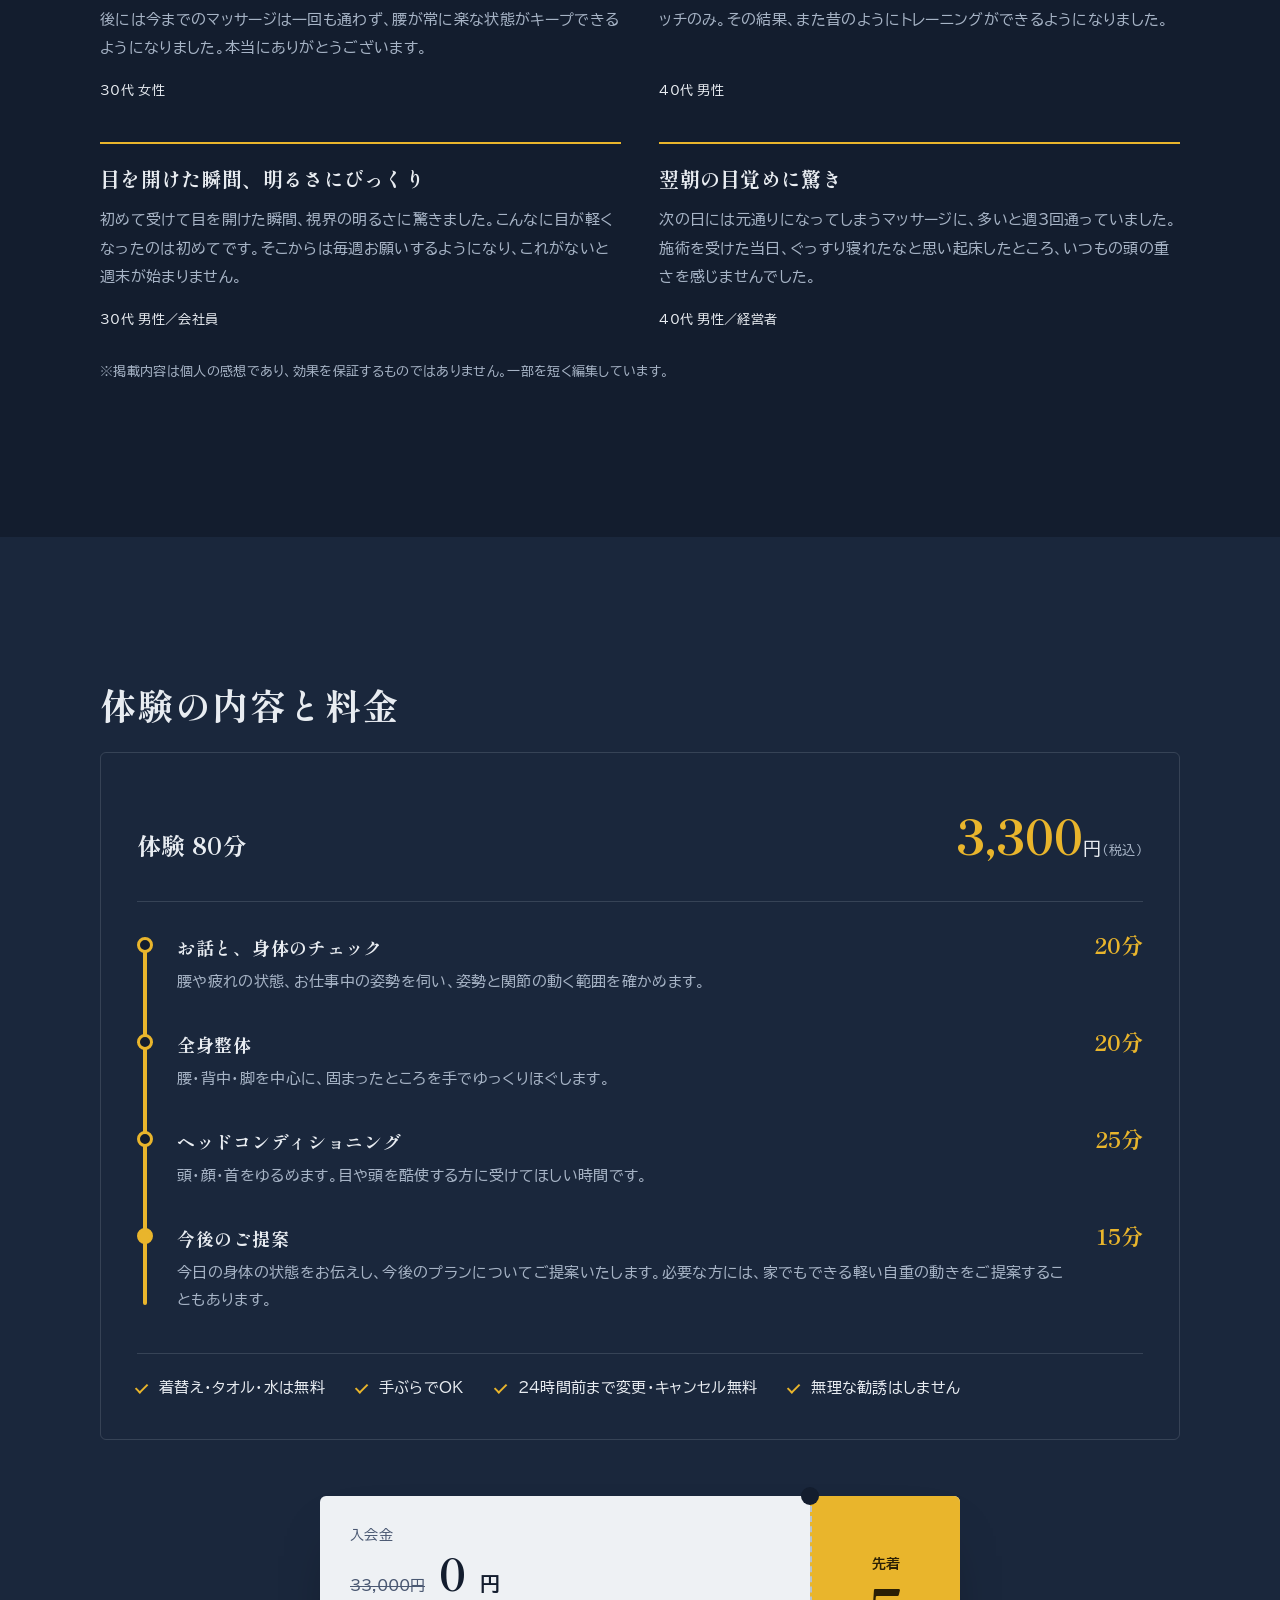
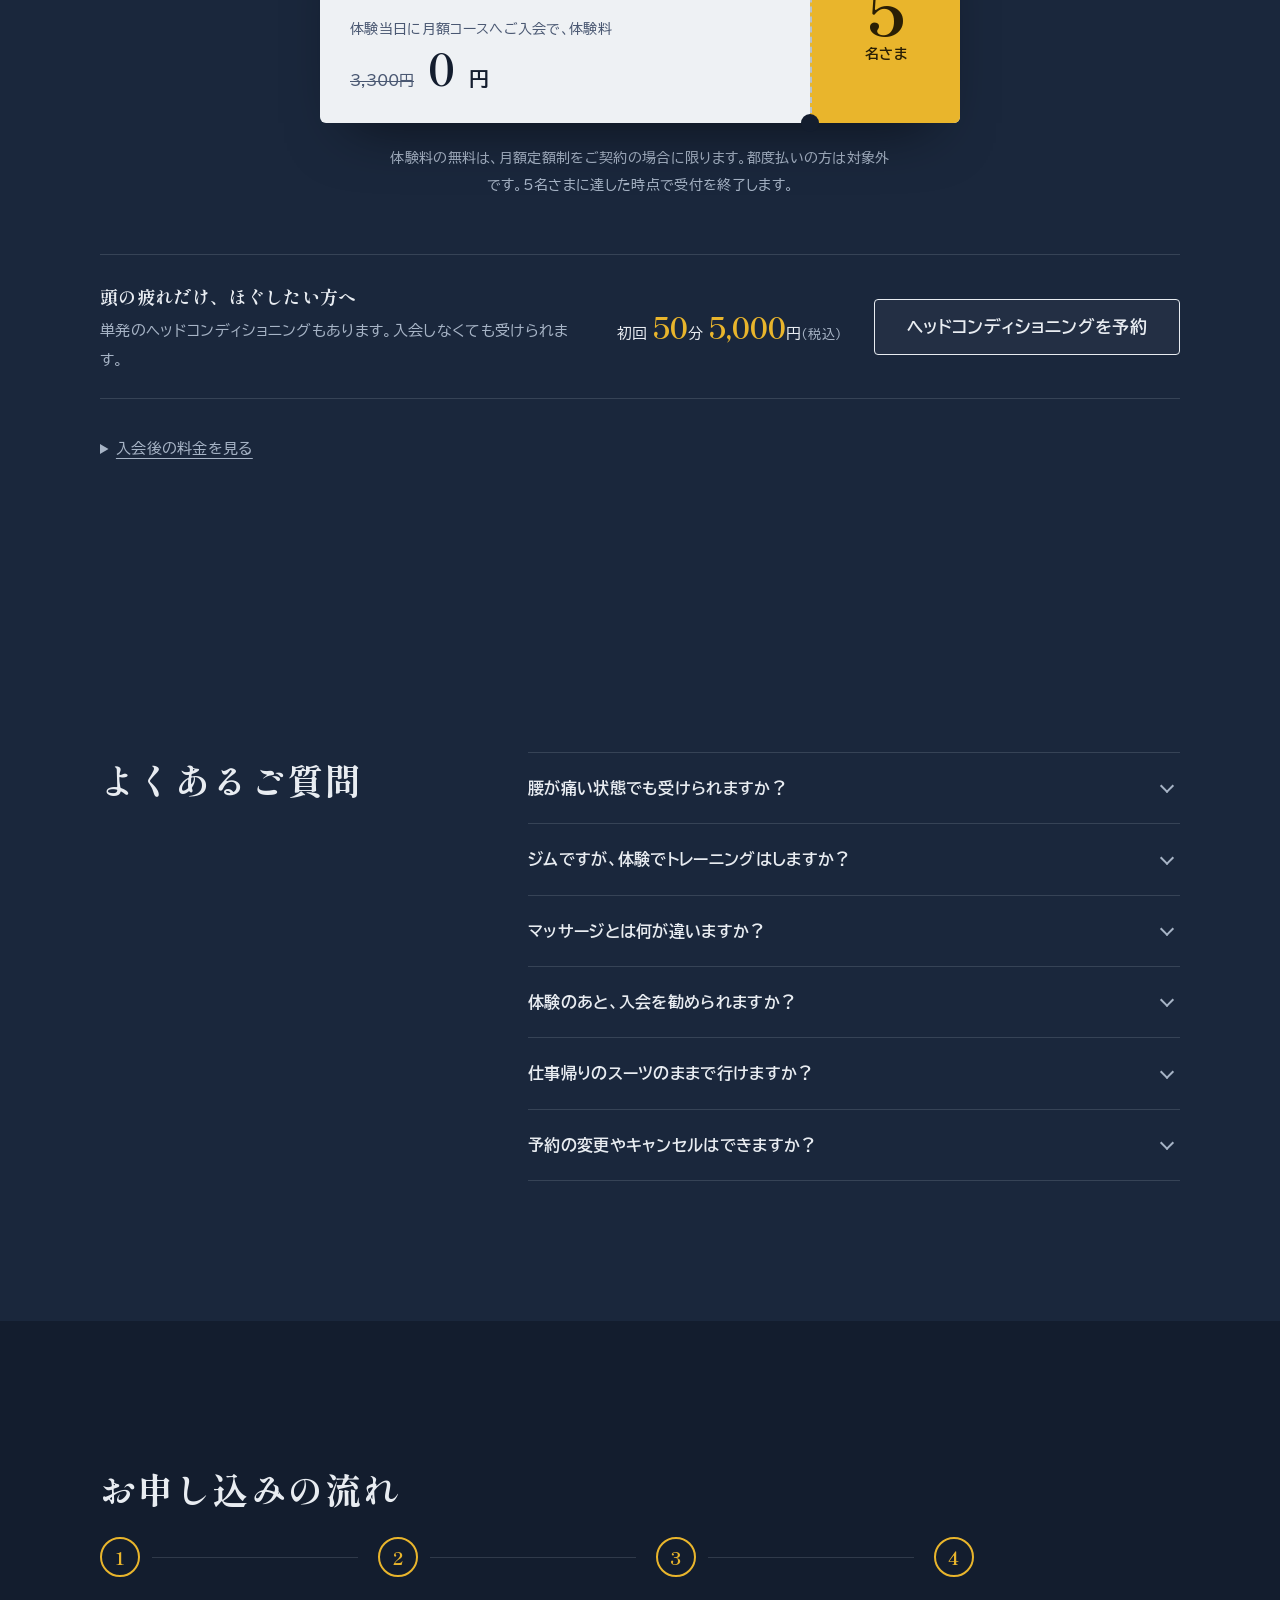
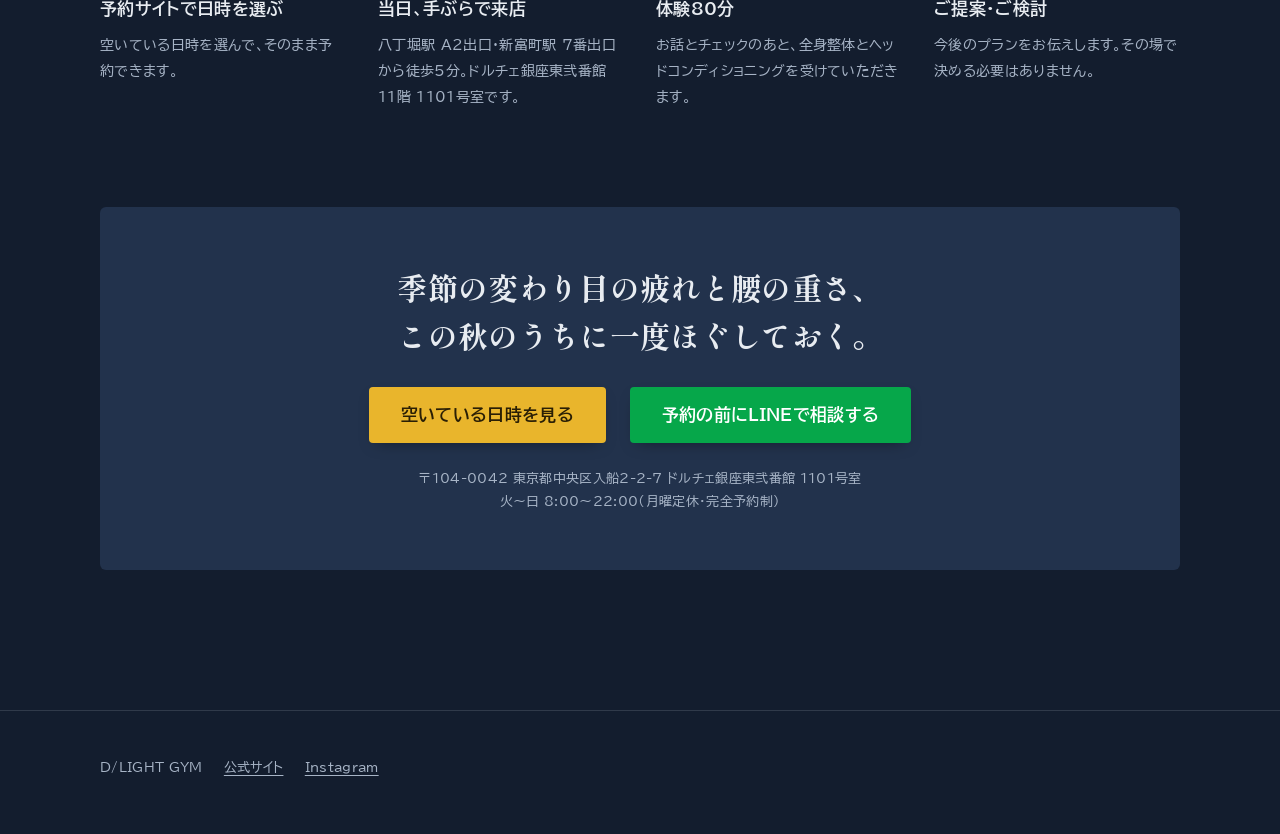
<file: autumn-men.html>
<!DOCTYPE html>
<html lang="ja">
<head>
<meta charset="UTF-8">
<meta name="viewport" content="width=device-width, initial-scale=1">
<title>季節の変わり目の疲れ・腰の重さに 体験80分 3,300円｜八丁堀・新富町 D/LIGHT GYM</title>
<meta name="description" content="季節の変わり目で疲れがたまりやすい、腰が痛くなってきた方へ。八丁堀・新富町駅から徒歩5分、完全個室。全身整体とヘッドコンディショニングの体験80分 3,300円（税込）。夜22時まで営業。">
<!-- 公開前の確認ページ。本番URLが決まるまで検索対象外にしておく -->
<meta name="robots" content="noindex, nofollow">
<meta property="og:type" content="website">
<meta property="og:title" content="季節の変わり目の疲れ・腰の重さに｜体験80分 3,300円｜D/LIGHT GYM">
<meta property="og:description" content="八丁堀・新富町駅から徒歩5分。完全個室で、全身整体とヘッドコンディショニング。夜22時まで。">
<meta property="og:site_name" content="D/LIGHT GYM">
<meta property="og:locale" content="ja_JP">
<meta property="og:url" content="https://dlightokuno.github.io/dlight-lp-trial/autumn-men.html">
<!-- 画像には見出し・体験料金が焼き込まれている。変えたら tools/og-autumn.html から作り直すこと -->
<meta property="og:image" content="https://dlightokuno.github.io/dlight-lp-trial/assets/img/og-autumn.jpg">
<meta property="og:image:width" content="1200">
<meta property="og:image:height" content="630">
<meta name="twitter:card" content="summary_large_image">
<!-- ファーストビューの写真を先に読み、表示を速くする -->
<link rel="preload" as="image" href="assets/img/stretch.webp" fetchpriority="high">
<meta name="theme-color" content="#131d2e">
<link rel="icon" href="assets/favicon-32.png" sizes="32x32">
<link rel="apple-touch-icon" href="assets/apple-touch-icon.png">
<link rel="preconnect" href="https://fonts.googleapis.com">
<link rel="preconnect" href="https://fonts.gstatic.com" crossorigin>
<link href="https://fonts.googleapis.com/css2?family=BIZ+UDPGothic:wght@400;700&family=Shippori+Mincho+B1:wght@500;700&display=swap" rel="stylesheet">
<link rel="stylesheet" href="assets/css/lp-autumn.css?v=20261105c">
<link rel="stylesheet" href="assets/css/lp-autumn-men.css?v=20261105c">
</head>
<body>

<header class="hd">
  <div class="hd__in">
    <a class="hd__logo" href="#top" aria-label="D/LIGHT GYM ページの先頭へ">D/LIGHT GYM<span>八丁堀・新富町</span></a>
    <div class="hd__cta"><a class="btn btn--sm btn--line" href="https://lin.ee/v4NK1TV" target="_blank" rel="noopener">LINEで相談</a><a class="btn btn--sm" href="https://book.squareup.com/appointments/jqg8slb8u0tfya/location/L7PXPNPQZ5DK2/services/NXZTPQUYFH73HYEG6OVLF4OW" target="_blank" rel="noopener">体験を予約</a></div>
  </div>
</header>

<main id="top">

  <!-- ===== ファーストビュー ===== -->
  <section class="hero">
    <div class="wrap hero__grid">
      <div class="hero__copy">
        <p class="hero__place">八丁堀駅・新富町駅 徒歩5分／完全個室</p>
        <h1 class="hero__h">季節の変わり目で<br>疲れがたまりやすい、<br>腰が痛くなってきた<br class="sp">方へ</h1>
        <p class="hero__sub">デスクワークで固まった腰と背中、画面で酷使した頭と首。<br class="pc">全身整体とヘッドコンディショニングで、80分かけてゆるめます。</p>

        <div class="offer">
          <p class="offer__name">体験 80分<br><span>全身整体 ＋ ヘッドコンディショニング</span></p>
          <p class="offer__price"><span class="num">3,300</span>円<small>（税込）</small></p>
          <p class="offer__perk"><b>先着5名</b>は入会金 33,000円が0円。<span class="nw">体験当日に月額コースへ</span><span class="nw">ご入会で、体験料も0円。</span><small class="offer__note">※体験料の無料は月額定額制のご契約に限ります。都度払いの方は対象外です。</small></p>
        </div>

        <div class="cta">
          <a class="btn" href="https://book.squareup.com/appointments/jqg8slb8u0tfya/location/L7PXPNPQZ5DK2/services/NXZTPQUYFH73HYEG6OVLF4OW" target="_blank" rel="noopener">空いている日時を見る</a>
          <a class="btn btn--line" href="https://lin.ee/v4NK1TV" target="_blank" rel="noopener">予約の前にLINEで相談する</a>
        </div>
        <ul class="trust">
          <li>Google口コミ <b>★5.0</b>（10件）</li>
          <li>指導歴 <b>14</b>年</li>
          <li>夜 <b>22</b>時まで</li>
        </ul>
      </div>
      <figure class="hero__photo">
        <img src="assets/img/stretch.webp" alt="D/LIGHT GYM の個室で、施術台に横になったお客様の脚と腰まわりをトレーナーがほぐしている様子" width="1200" height="1600" fetchpriority="high">
      </figure>
    </div>
  </section>

  <!-- ===== 悩みへの共感 ===== -->
  <section class="sec worry" id="worry">
    <div class="wrap worry__grid">
      <div>
        <h2 class="h2">「まだ大丈夫」で、<br>流していませんか。</h2>
        <p class="body">朝晩が冷えはじめると、身体は縮こまり、座りっぱなしの腰はさらに固まります。夏の疲れも残ったまま。20代の頃のように「寝れば戻る」が、通じなくなってきた人は多いはずです。</p>
      </div>
      <ul class="worry__list">
        <li>長く座ったあと、立ち上がる時に腰が重い</li>
        <li>寝ても疲れが抜けず、朝から身体がだるい</li>
        <li>夕方には、目の奥と頭がぼんやりする</li>
        <li>首と肩が固まったまま、一日が終わる</li>
        <li>マッサージに行っても、数日で元に戻る</li>
      </ul>
    </div>
  </section>

  <!-- ===== 得られる変化 ===== -->
  <section class="sec change" id="change">
    <div class="wrap">
      <h2 class="h2">この80分で得られること</h2>
      <ul class="change__list">
        <li>
          <h3>身体が軽くなる感覚</h3>
          <p>腰・背中・脚、そして頭と首。固まっていたところを順番にゆるめていきます。終わったあとの身体の軽さを、まず体感してください。</p>
        </li>
        <li>
          <h3>腰が重くなる理由の見当</h3>
          <p>姿勢や関節の動く範囲を確かめ、どこが固まって腰に負担がかかっているのかをお伝えします。</p>
        </li>
        <li>
          <h3>これからの整え方</h3>
          <p>通い方の目安や、必要な方には家でできる軽い自重の動きまで。その日のうちに、次の一手が分かります。</p>
        </li>
      </ul>
      <p class="small">※感じ方には個人差があります。強い痛みや急な症状がある場合は、先に医療機関へご相談ください。</p>
    </div>
  </section>

  <!-- ===== 選ばれる理由 ===== -->
  <section class="sec reason" id="reason">
    <div class="wrap">
      <h2 class="h2">D/LIGHT GYM が<br>選ばれる理由</h2>

      <div class="reason__row">
        <img src="assets/img/facial.webp" alt="横になったお客様の頭と顔を、両手でゆっくりほぐしている様子" width="1600" height="1066" loading="lazy">
        <div>
          <h3>腰だけでなく、頭までほぐす</h3>
          <p>座りっぱなしで固まる腰と、画面を見続けて疲れる頭。全身整体に加えて、頭・顔・首をゆるめるヘッドコンディショニングまで、1回の中で行います。</p>
        </div>
      </div>

      <div class="reason__row">
        <img src="assets/img/gym1.webp" alt="トレーナーと一緒に、身体を横に伸ばす動きをしているお客様" width="1600" height="771" loading="lazy">
        <div>
          <h3>ほぐしたあとに、鍛えるまでつなげられる</h3>
          <p>D/LIGHT GYM は、整体・ストレッチで「整える」と、トレーニングで「鍛える」を組み合わせたハイブリッドジムです。ほぐすだけで終わらせず、腰に負担がかかりにくい身体づくりまで、同じ担当者が続けて見ます。</p>
        </div>
      </div>

      <div class="reason__row">
        <img src="assets/img/counseling.webp" alt="個室で、トレーナーがお客様の話を聞いている様子" width="1200" height="1600" loading="lazy">
        <div>
          <h3>完全個室・貸切。仕事帰りの22時まで</h3>
          <p>ほかのお客様と顔を合わせることはありません。営業は朝8時から夜22時まで（月曜定休）。八丁堀駅・新富町駅から徒歩5分なので、会社帰りにそのまま寄れます。手ぶらでOKです。</p>
        </div>
      </div>

      <div class="cta cta--center">
        <a class="btn" href="https://book.squareup.com/appointments/jqg8slb8u0tfya/location/L7PXPNPQZ5DK2/services/NXZTPQUYFH73HYEG6OVLF4OW" target="_blank" rel="noopener">空いている日時を見る</a>
      </div>
    </div>
  </section>

  <!-- ===== 信頼できる根拠 ===== -->
  <section class="sec proof" id="proof">
    <div class="wrap">
      <div class="coach__grid">
        <img class="coach__img" src="assets/img/trainer-yudai.webp" alt="D/LIGHT GYM 代表 奥野雄大" width="1066" height="1600" loading="lazy">
        <div>
          <h2 class="h2">担当するのは、<br>代表の奥野です。</h2>
          <p class="body">体験から入会後まで、同じトレーナーが担当します。前回の疲れ方や腰の状態を覚えたうえで、その日の内容を決めます。</p>
          <dl class="facts">
            <div><dt>指導歴</dt><dd><span class="num">14</span>年</dd></div>
            <div><dt>指導実績</dt><dd><span class="num">10,000</span>セッション以上</dd></div>
            <div><dt>Google口コミ</dt><dd>★<span class="num">5.0</span>（<span class="num">10</span>件）</dd></div>
          </dl>
          <p class="small">保有資格：JATI-ATI／NSCA-CPT／健康運動実践指導者／NCA コンディショニングトレーナー</p>
        </div>
      </div>

      <h3 class="proof__h">お客様の声</h3>
      <div class="voice__list voice__list--4">
        <figure class="voice__item">
          <blockquote><p class="voice__h">マッサージに通わなくても、腰が楽な状態に</p><p>今までマッサージに週1回通っていました。マッサージを受けた時はいいのですが、次の日は戻ってしまっていました。奥野さんのトレーニングを受けて1ヶ月後には今までのマッサージは一回も通わず、腰が常に楽な状態がキープできるようになりました。本当にありがとうございます。</p></blockquote>
          <figcaption>30代 女性</figcaption>
        </figure>
        <figure class="voice__item">
          <blockquote><p class="voice__h">痛くて動けなかった身体が、また動くように</p><p>ハードなトレーニングの影響で、肩・腰・膝を痛めてしまいました。奥野さんにお願いしたところ、最初の3か月はジムなのに一切トレーニングをせず、ストレッチのみ。その結果、また昔のようにトレーニングができるようになりました。</p></blockquote>
          <figcaption>40代 男性</figcaption>
        </figure>
        <figure class="voice__item">
          <blockquote><p class="voice__h">目を開けた瞬間、明るさにびっくり</p><p>初めて受けて目を開けた瞬間、視界の明るさに驚きました。こんなに目が軽くなったのは初めてです。そこからは毎週お願いするようになり、これがないと週末が始まりません。</p></blockquote>
          <figcaption>30代 男性／会社員</figcaption>
        </figure>
        <figure class="voice__item">
          <blockquote><p class="voice__h">翌朝の目覚めに驚き</p><p>次の日には元通りになってしまうマッサージに、多いと週3回通っていました。施術を受けた当日、ぐっすり寝れたなと思い起床したところ、いつもの頭の重さを感じませんでした。</p></blockquote>
          <figcaption>40代 男性／経営者</figcaption>
        </figure>
      </div>
      <p class="small voice__note">※掲載内容は個人の感想であり、効果を保証するものではありません。一部を短く編集しています。</p>
    </div>
  </section>

  <!-- ===== サービス・料金 ===== -->
  <section class="sec price" id="price">
    <div class="wrap">
      <h2 class="h2">体験の内容と料金</h2>

      <div class="price__main">
        <div class="price__head">
          <p class="price__name">体験 80分</p>
          <p class="price__val"><span class="num">3,300</span>円<small>（税込）</small></p>
        </div>
        <ol class="line">
          <li class="line__stop"><div><h3>お話と、身体のチェック</h3><p>腰や疲れの状態、お仕事中の姿勢を伺い、姿勢と関節の動く範囲を確かめます。</p></div><span class="line__d num">20分</span></li>
          <li class="line__stop"><div><h3>全身整体</h3><p>腰・背中・脚を中心に、固まったところを手でゆっくりほぐします。</p></div><span class="line__d num">20分</span></li>
          <li class="line__stop"><div><h3>ヘッドコンディショニング</h3><p>頭・顔・首をゆるめます。目や頭を酷使する方に受けてほしい時間です。</p></div><span class="line__d num">25分</span></li>
          <li class="line__stop line__stop--end"><div><h3>今後のご提案</h3><p>今日の身体の状態をお伝えし、今後のプランについてご提案いたします。必要な方には、家でもできる軽い自重の動きをご提案することもあります。</p></div><span class="line__d num">15分</span></li>
        </ol>
        <ul class="incl">
          <li>着替え・タオル・水は無料</li>
          <li>手ぶらでOK</li>
          <li>24時間前まで変更・キャンセル無料</li>
          <li>無理な勧誘はしません</li>
        </ul>
      </div>

      <div class="ticket">
        <div class="ticket__main">
          <p class="ticket__label">入会金</p>
          <p class="ticket__val"><s class="num">33,000円</s><span class="num">0</span>円</p>
          <p class="ticket__label">体験当日に月額コースへご入会で、体験料</p>
          <p class="ticket__val"><s class="num">3,300円</s><span class="num">0</span>円</p>
        </div>
        <div class="ticket__stub">
          <p>先着</p>
          <p class="ticket__n num">5</p>
          <p>名さま</p>
        </div>
      </div>
      <p class="perk__note">体験料の無料は、月額定額制をご契約の場合に限ります。都度払いの方は対象外です。5名さまに達した時点で受付を終了します。</p>

      <div class="price__sub">
        <div>
          <h3>頭の疲れだけ、ほぐしたい方へ</h3>
          <p>単発のヘッドコンディショニングもあります。入会しなくても受けられます。</p>
        </div>
        <p class="price__val price__val--sm">初回 <span class="num">50</span>分 <span class="num">5,000</span>円<small>（税込）</small></p>
        <a class="btn btn--ghost" href="https://book.squareup.com/appointments/jqg8slb8u0tfya/location/L7PXPNPQZ5DK2/services/WINRGVNZ6C4P43N2MV3YMN2C" target="_blank" rel="noopener">ヘッドコンディショニングを予約</a>
      </div>

      <details class="price__more">
        <summary>入会後の料金を見る</summary>
        <dl class="access">
          <div><dt>月額 50分</dt><dd><span class="num">37,400</span>円（税込）／月　月4回</dd></div>
          <div><dt>月額 80分</dt><dd><span class="num">56,100</span>円（税込）／月　月4回</dd></div>
          <div><dt>都度払い</dt><dd>50分 <span class="num">12,000</span>円／80分 <span class="num">18,000</span>円（税込）　入会金なし</dd></div>
        </dl>
        <p class="small">契約期間の縛りはありません。通わなかった月の料金は0円です。</p>
      </details>
    </div>
  </section>

  <!-- ===== FAQ ===== -->
  <section class="sec faq" id="faq">
    <div class="wrap faq__wrap">
      <h2 class="h2">よくあるご質問</h2>
      <div class="faq__list">
        <details>
          <summary>腰が痛い状態でも受けられますか？</summary>
          <p>日常的な腰の重さや張りであれば、状態を確かめながら進めます。強い痛み・しびれ・急な症状がある場合は、先に医療機関へご相談ください。当ジムは治療を行う施設ではありません。</p>
        </details>
        <details>
          <summary>ジムですが、体験でトレーニングはしますか？</summary>
          <p>しません。体験は全身整体とヘッドコンディショニングで、横になってほぐしてもらう内容です。服装も、お貸しする着替えで大丈夫です。</p>
        </details>
        <details>
          <summary>マッサージとは何が違いますか？</summary>
          <p>その場でほぐすだけでなく、最初に姿勢や関節の動く範囲を確かめ、腰に負担がかかっている理由と、これからの整え方までお伝えします。続ける場合は、同じ担当者が毎回状態を見て内容を決めます。</p>
        </details>
        <details>
          <summary>体験のあと、入会を勧められますか？</summary>
          <p>最後に今後のプランをご提案しますが、持ち帰ってご検討いただけます。無理な勧誘はしません。</p>
        </details>
        <details>
          <summary>仕事帰りのスーツのままで行けますか？</summary>
          <p>大丈夫です。着替え・タオル・お水は無料でご用意しています。手ぶらでお越しください。</p>
        </details>
        <details>
          <summary>予約の変更やキャンセルはできますか？</summary>
          <p>ご予約の24時間前まで、変更・キャンセルは無料です。</p>
        </details>
      </div>
    </div>
  </section>

  <!-- ===== 申し込みの流れ ===== -->
  <section class="sec flow" id="flow">
    <div class="wrap">
      <h2 class="h2">お申し込みの流れ</h2>
      <ol class="flow__list">
        <li><h3>予約サイトで日時を選ぶ</h3><p>空いている日時を選んで、そのまま予約できます。</p></li>
        <li><h3>当日、手ぶらで来店</h3><p>八丁堀駅 A2出口・新富町駅 7番出口から徒歩5分。ドルチェ銀座東弐番館 11階 1101号室です。</p></li>
        <li><h3>体験80分</h3><p>お話とチェックのあと、全身整体とヘッドコンディショニングを受けていただきます。</p></li>
        <li><h3>ご提案・ご検討</h3><p>今後のプランをお伝えします。その場で決める必要はありません。</p></li>
      </ol>
      <div class="last__box">
        <p class="last__h">季節の変わり目の疲れと腰の重さ、<br>この秋のうちに一度ほぐしておく。</p>
        <div class="cta cta--center">
          <a class="btn" href="https://book.squareup.com/appointments/jqg8slb8u0tfya/location/L7PXPNPQZ5DK2/services/NXZTPQUYFH73HYEG6OVLF4OW" target="_blank" rel="noopener">空いている日時を見る</a>
          <a class="btn btn--line" href="https://lin.ee/v4NK1TV" target="_blank" rel="noopener">予約の前にLINEで相談する</a>
        </div>
        <p class="small last__meta">〒104-0042 東京都中央区入船2-2-7 ドルチェ銀座東弐番館 1101号室<br>火〜日 8:00〜22:00（月曜定休・完全予約制）</p>
      </div>
    </div>
  </section>
</main>

<footer class="ft">
  <div class="wrap">
    <p>D/LIGHT GYM　<a href="https://dlightgym.com/" target="_blank" rel="noopener">公式サイト</a>　<a href="https://www.instagram.com/dlight_personalgym" target="_blank" rel="noopener">Instagram</a></p>
  </div>
</footer>

<div class="mcta" data-mcta>
  <p>体験80分 <span class="num">3,300</span>円</p>
  <a class="btn btn--sm" href="https://book.squareup.com/appointments/jqg8slb8u0tfya/location/L7PXPNPQZ5DK2/services/NXZTPQUYFH73HYEG6OVLF4OW" target="_blank" rel="noopener">日時を見る</a>
</div>

<script src="assets/js/lp-autumn-men.js?v=20261105a" defer></script>
<script src="assets/js/analytics.js?v=20261105a" defer></script>
</body>
</html>
</file>
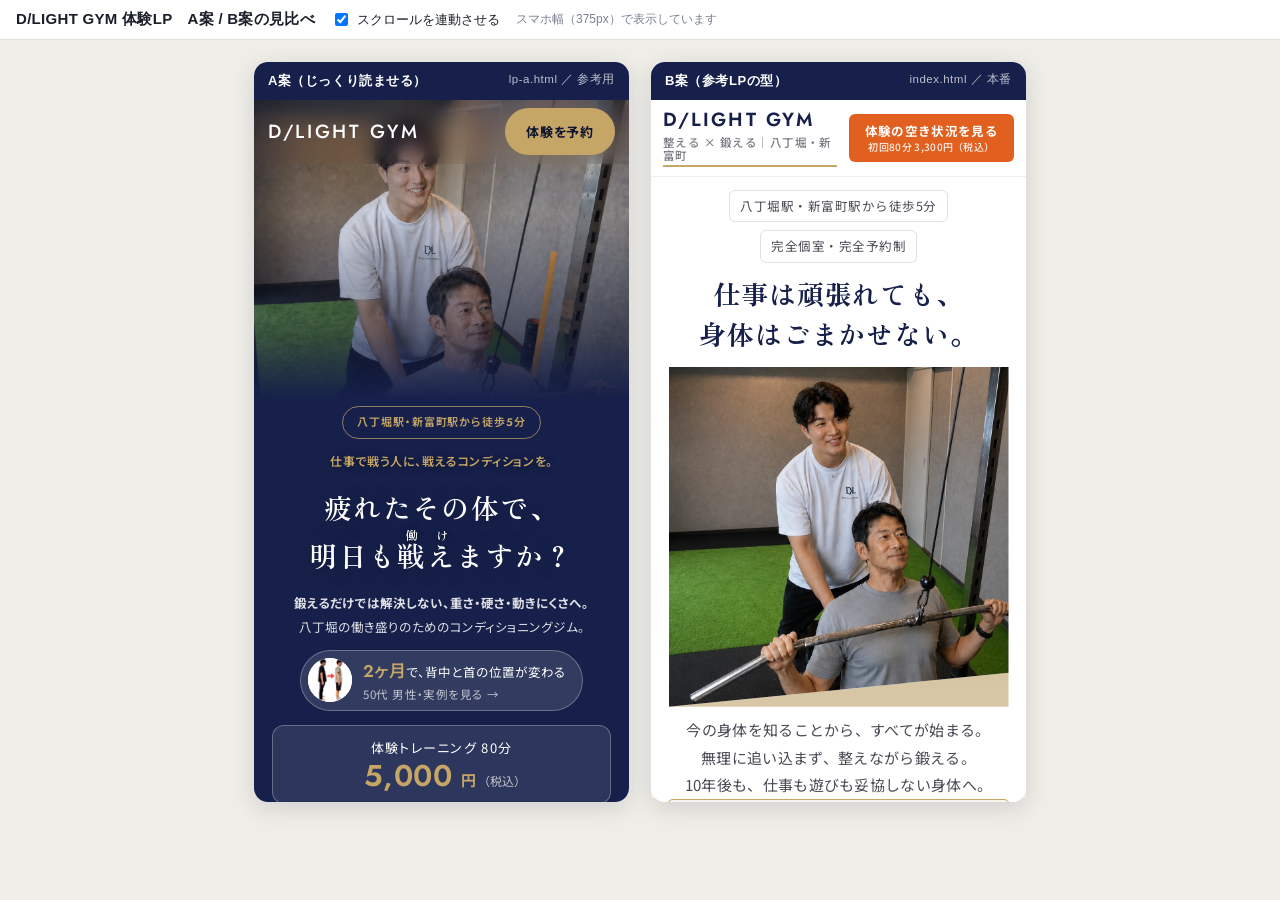
<file: compare.html>
<!DOCTYPE html>
<html lang="ja">
<head>
<meta charset="UTF-8">
<meta name="viewport" content="width=device-width,initial-scale=1">
<meta name="robots" content="noindex, nofollow">
<title>A案 / B案 見比べ｜D/LIGHT GYM 体験LP</title>
<style>
:root{--navy:#16204A;--line:#E4E1D8}
*{box-sizing:border-box}
body{margin:0;background:#EFEDE7;font-family:"Noto Sans JP",-apple-system,sans-serif;color:#1B1F2A}
.bar{position:sticky;top:0;z-index:5;background:#fff;border-bottom:1px solid var(--line);
  padding:10px 16px;display:flex;align-items:center;gap:16px;flex-wrap:wrap}
.bar h1{font-size:15px;margin:0;letter-spacing:.02em}
.bar label{font-size:13px;display:flex;align-items:center;gap:6px;cursor:pointer}
.bar .hint{font-size:12px;color:#7A8092}
.stage{display:flex;gap:22px;justify-content:center;padding:22px 16px 40px;align-items:flex-start}
.col{background:#fff;border-radius:14px;box-shadow:0 6px 22px rgba(22,32,74,.14);overflow:hidden;
  width:375px;flex:0 0 375px}
.col h2{margin:0;background:var(--navy);color:#fff;font-size:13px;font-weight:700;
  padding:10px 14px;letter-spacing:.04em;display:flex;justify-content:space-between;gap:8px}
.col h2 span{font-weight:400;opacity:.72;font-size:11.5px}
.col iframe{width:375px;height:78vh;border:0;display:block}
@media(max-width:820px){
  .stage{flex-direction:column;align-items:center}
  .col{width:min(100%,375px);flex:0 0 auto}
}
</style>
</head>
<body>
<div class="bar">
  <h1>D/LIGHT GYM 体験LP　A案 / B案の見比べ</h1>
  <label><input type="checkbox" id="sync" checked> スクロールを連動させる</label>
  <span class="hint">スマホ幅（375px）で表示しています</span>
</div>
<div class="stage">
  <div class="col"><h2>A案（じっくり読ませる）<span>lp-a.html ／ 参考用</span></h2>
    <iframe id="a" src="lp-a.html"></iframe></div>
  <div class="col"><h2>B案（参考LPの型）<span>index.html ／ 本番</span></h2>
    <iframe id="b" src="index.html"></iframe></div>
</div>
<script>
/* 連動スクロール：総高さが違うので「何％まで読んだか」で合わせる。
   px で合わせると、短いB案だけ先に終わってしまい比較にならない。 */
var a=document.getElementById('a'), b=document.getElementById('b'),
    sync=document.getElementById('sync'), lock=false;
function link(from,to){
  from.contentWindow.addEventListener('scroll',function(){
    if(!sync.checked||lock) return;
    lock=true;
    var fd=from.contentDocument.documentElement, td=to.contentDocument.documentElement;
    var max=fd.scrollHeight-from.contentWindow.innerHeight;
    var r=max>0 ? from.contentWindow.scrollY/max : 0;
    to.contentWindow.scrollTo(0,(td.scrollHeight-to.contentWindow.innerHeight)*r);
    requestAnimationFrame(function(){lock=false});
  },{passive:true});
}
var ready=0;
[a,b].forEach(function(f){ f.onload=function(){ if(++ready===2){ link(a,b); link(b,a); } }; });
</script>
</body>
</html>
</file>
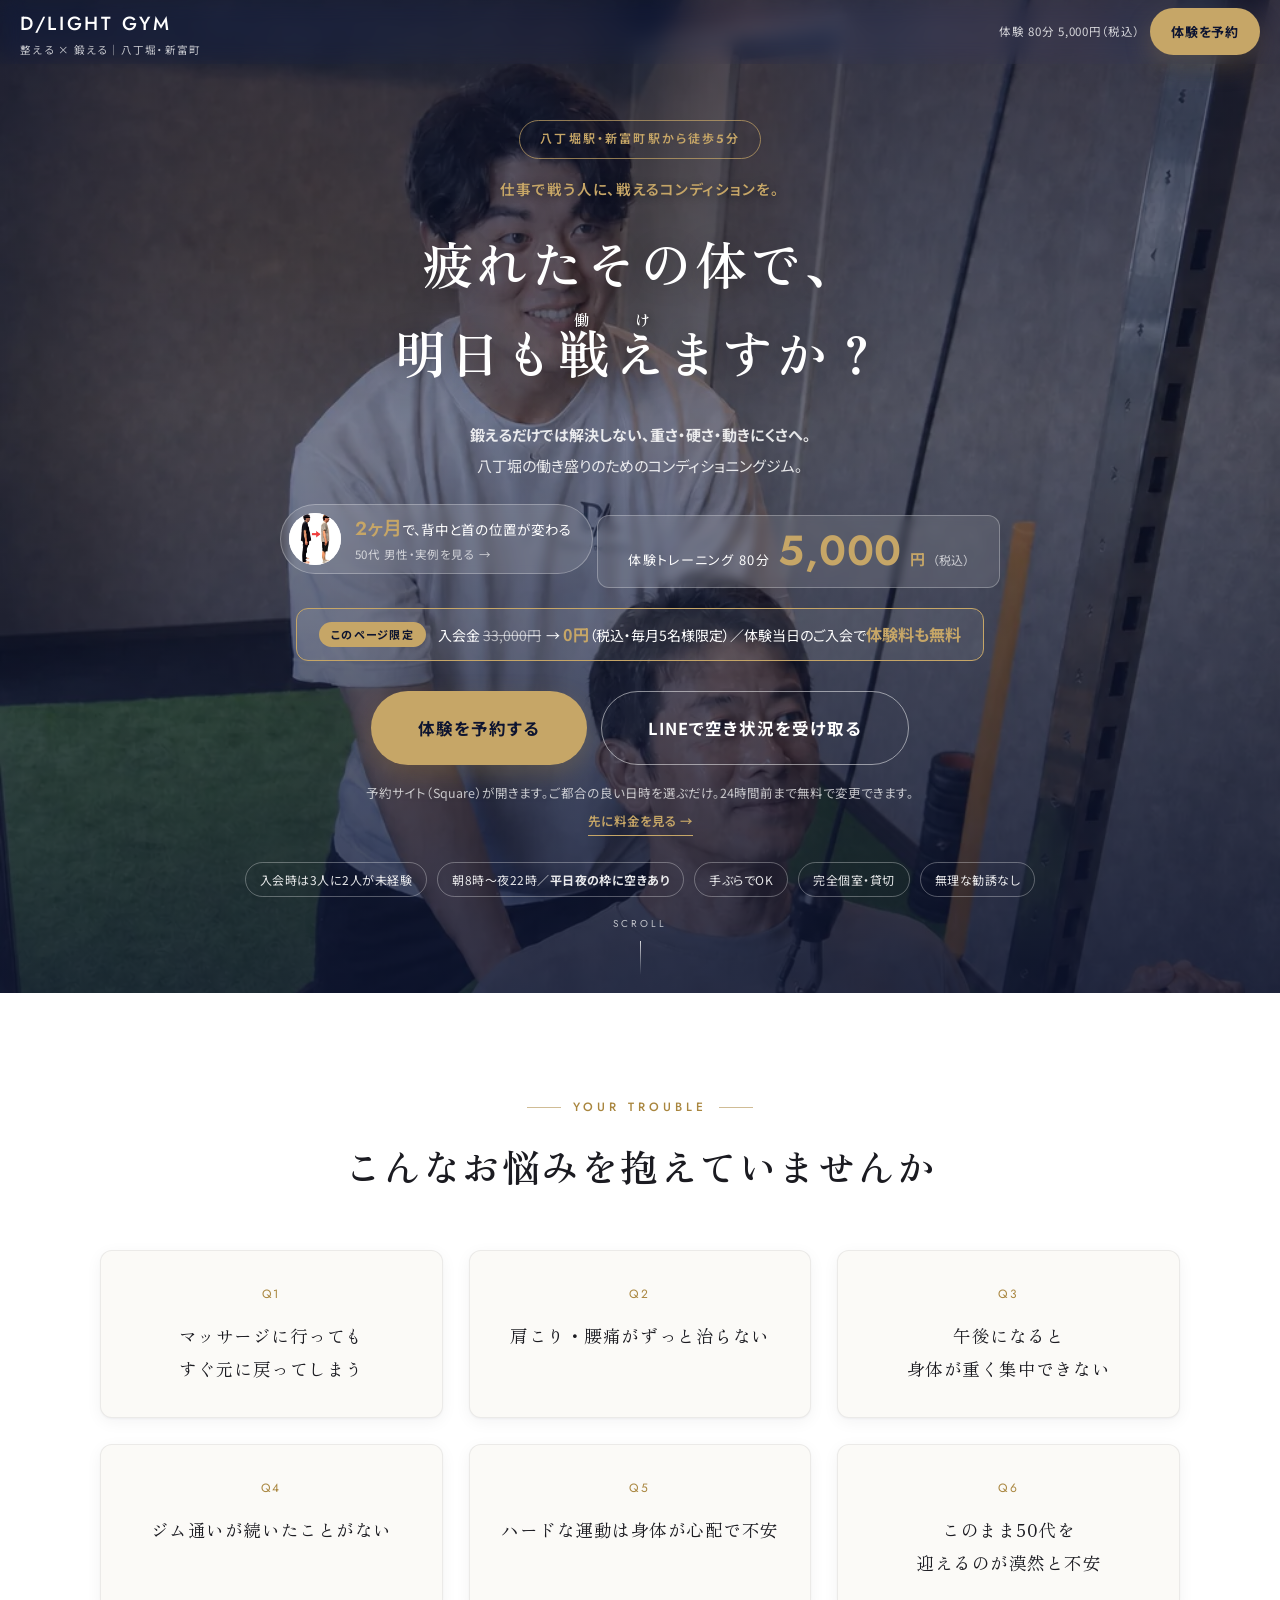
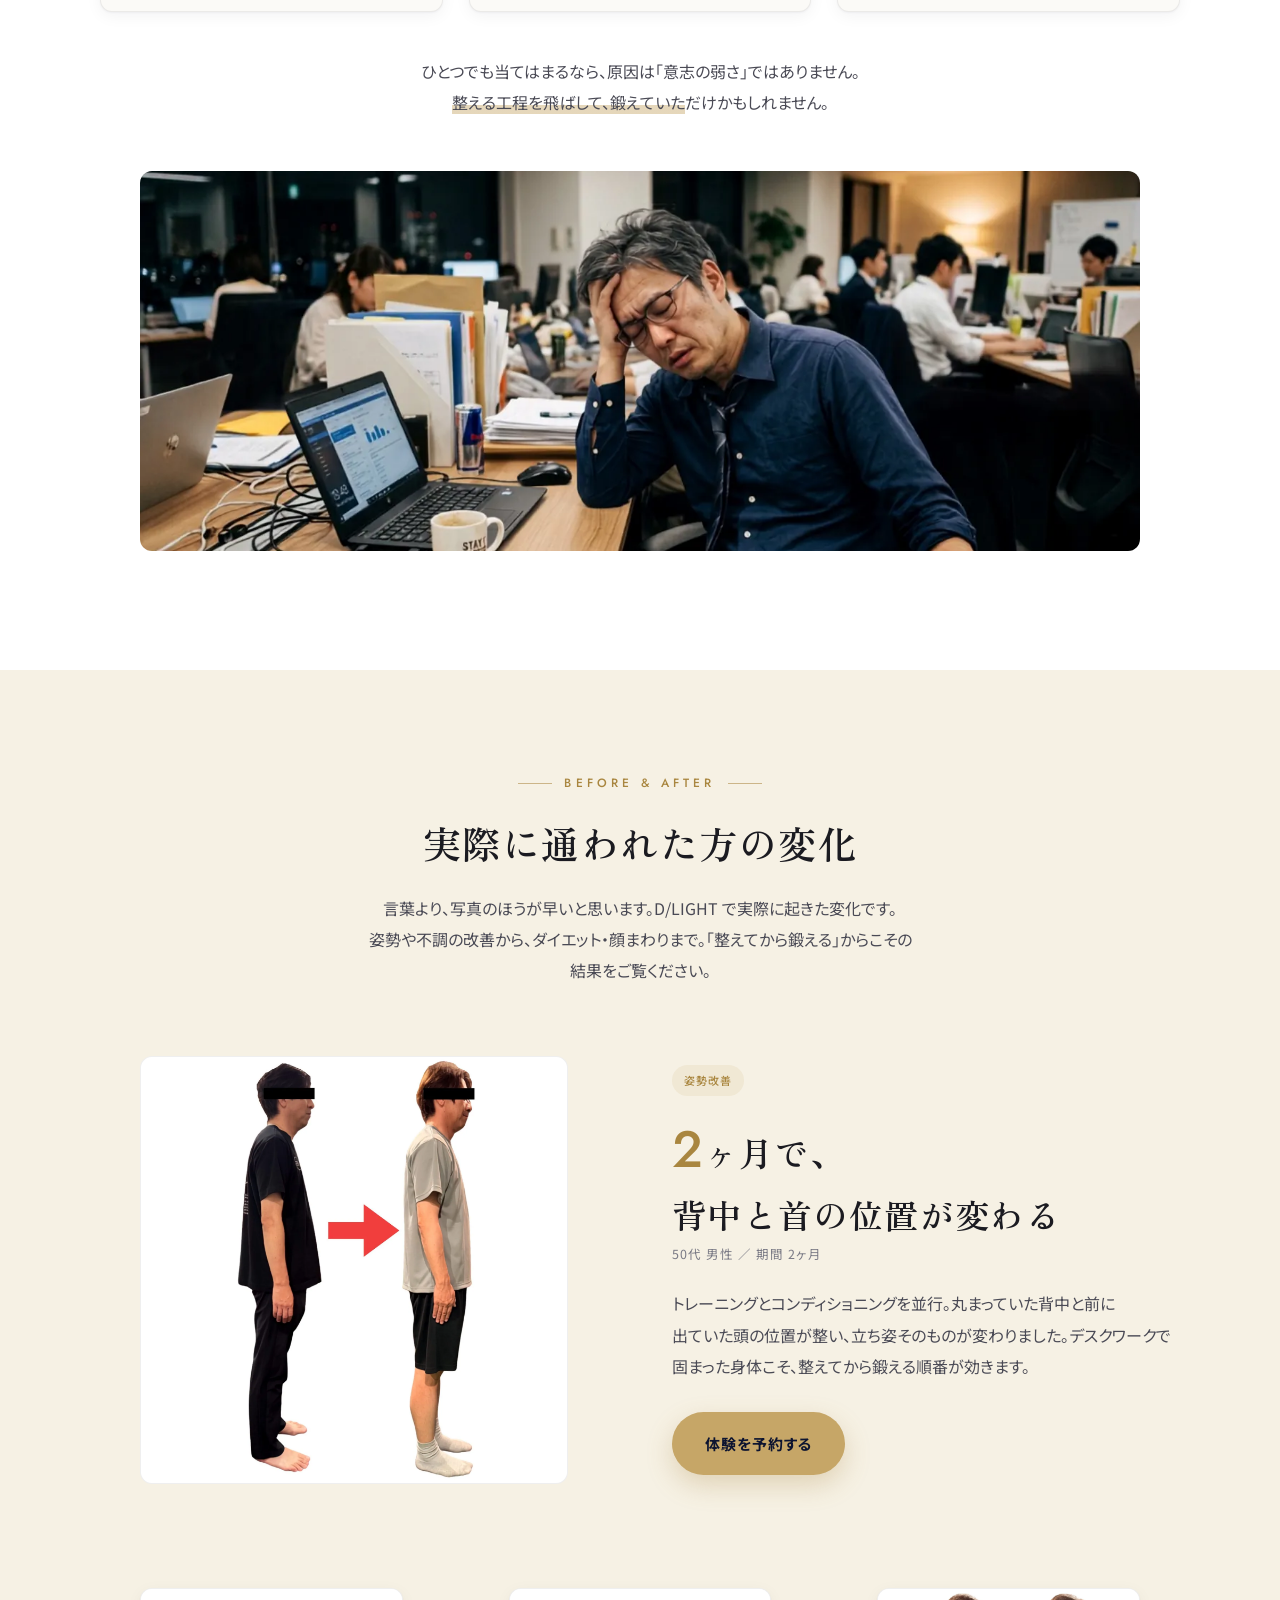
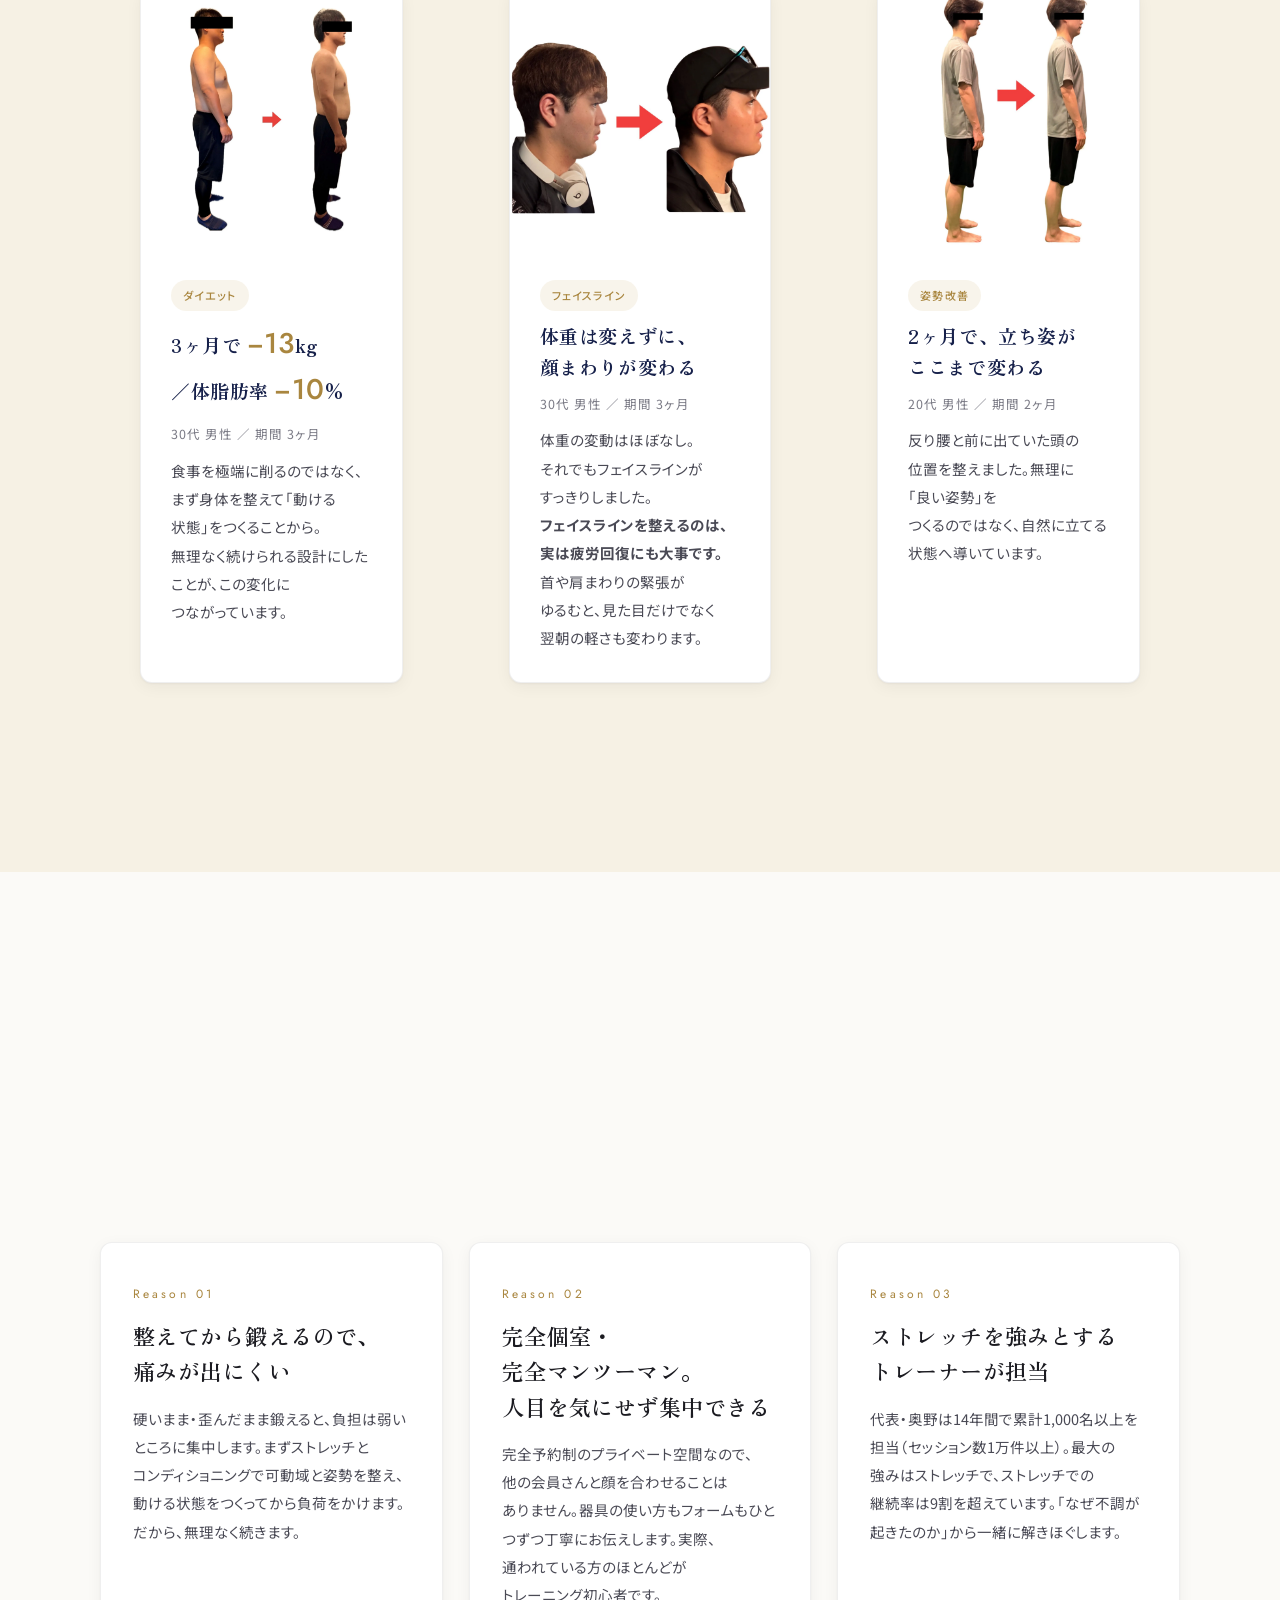
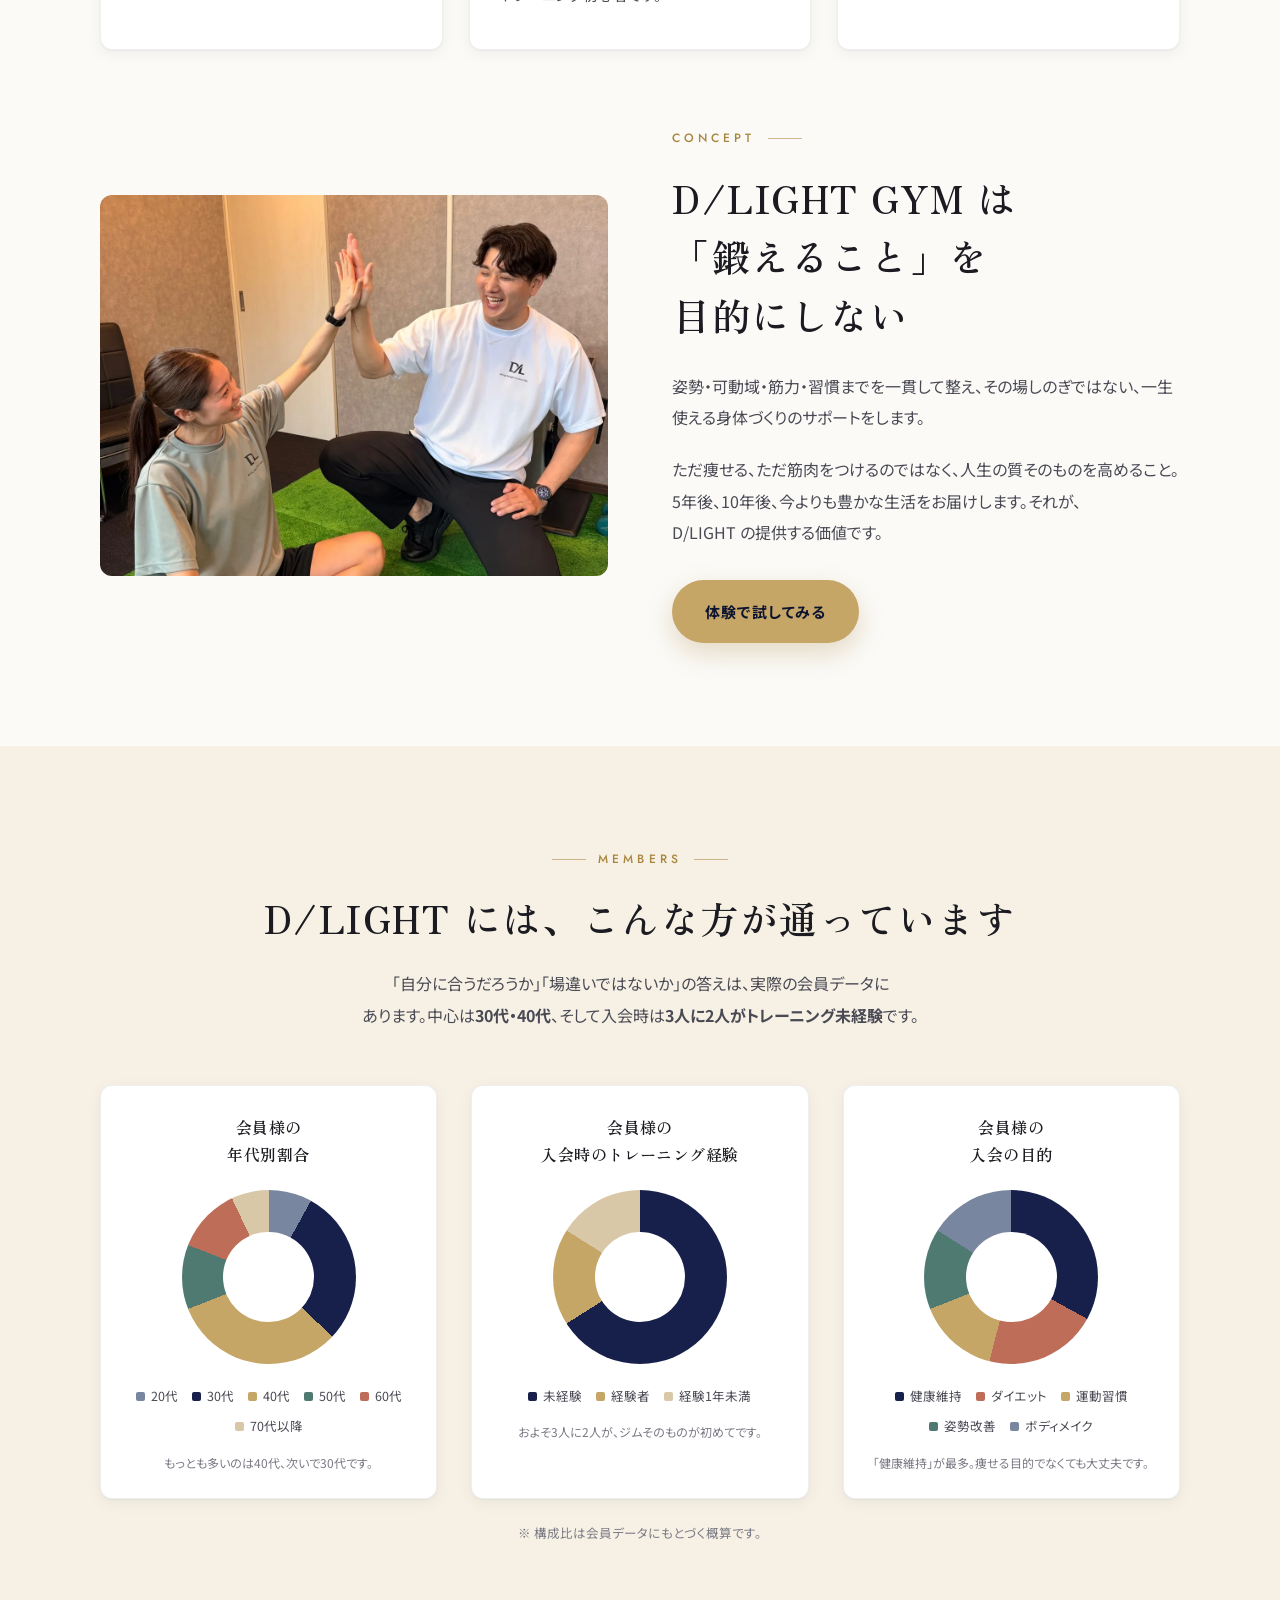
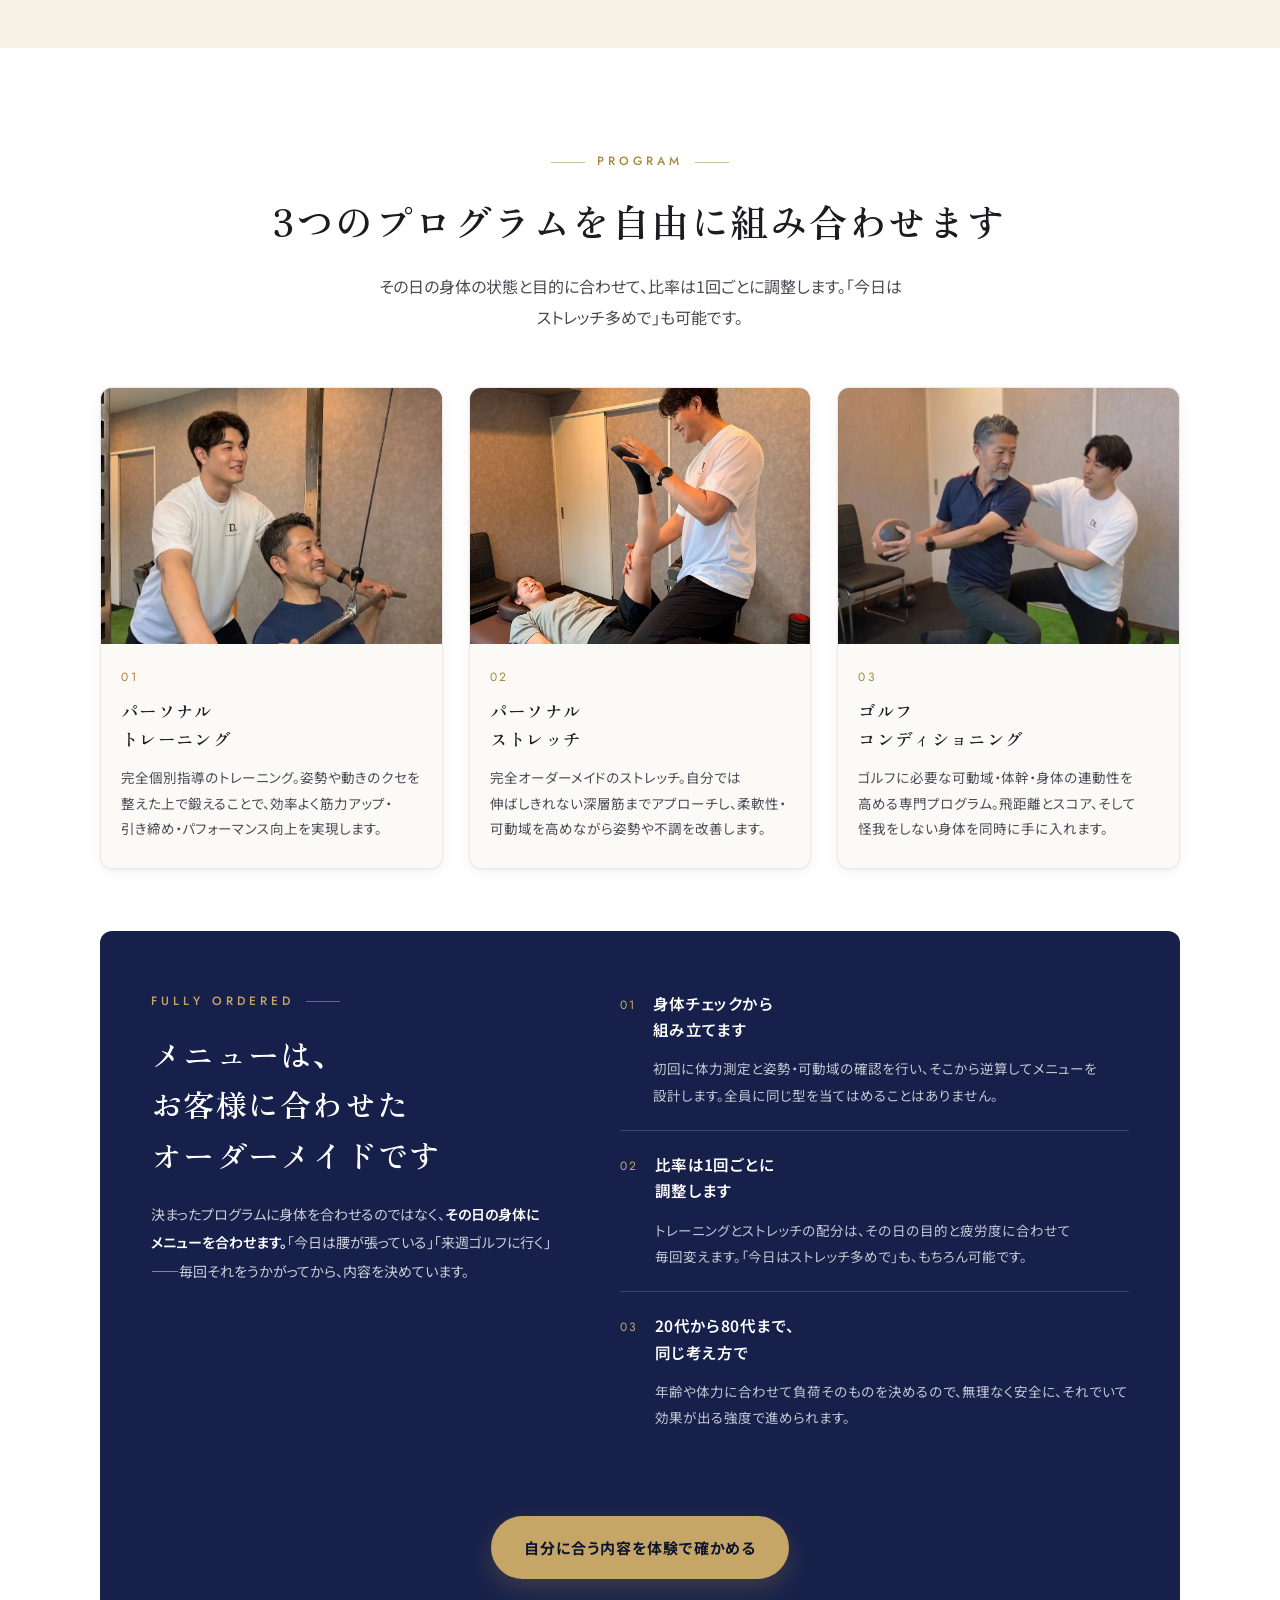
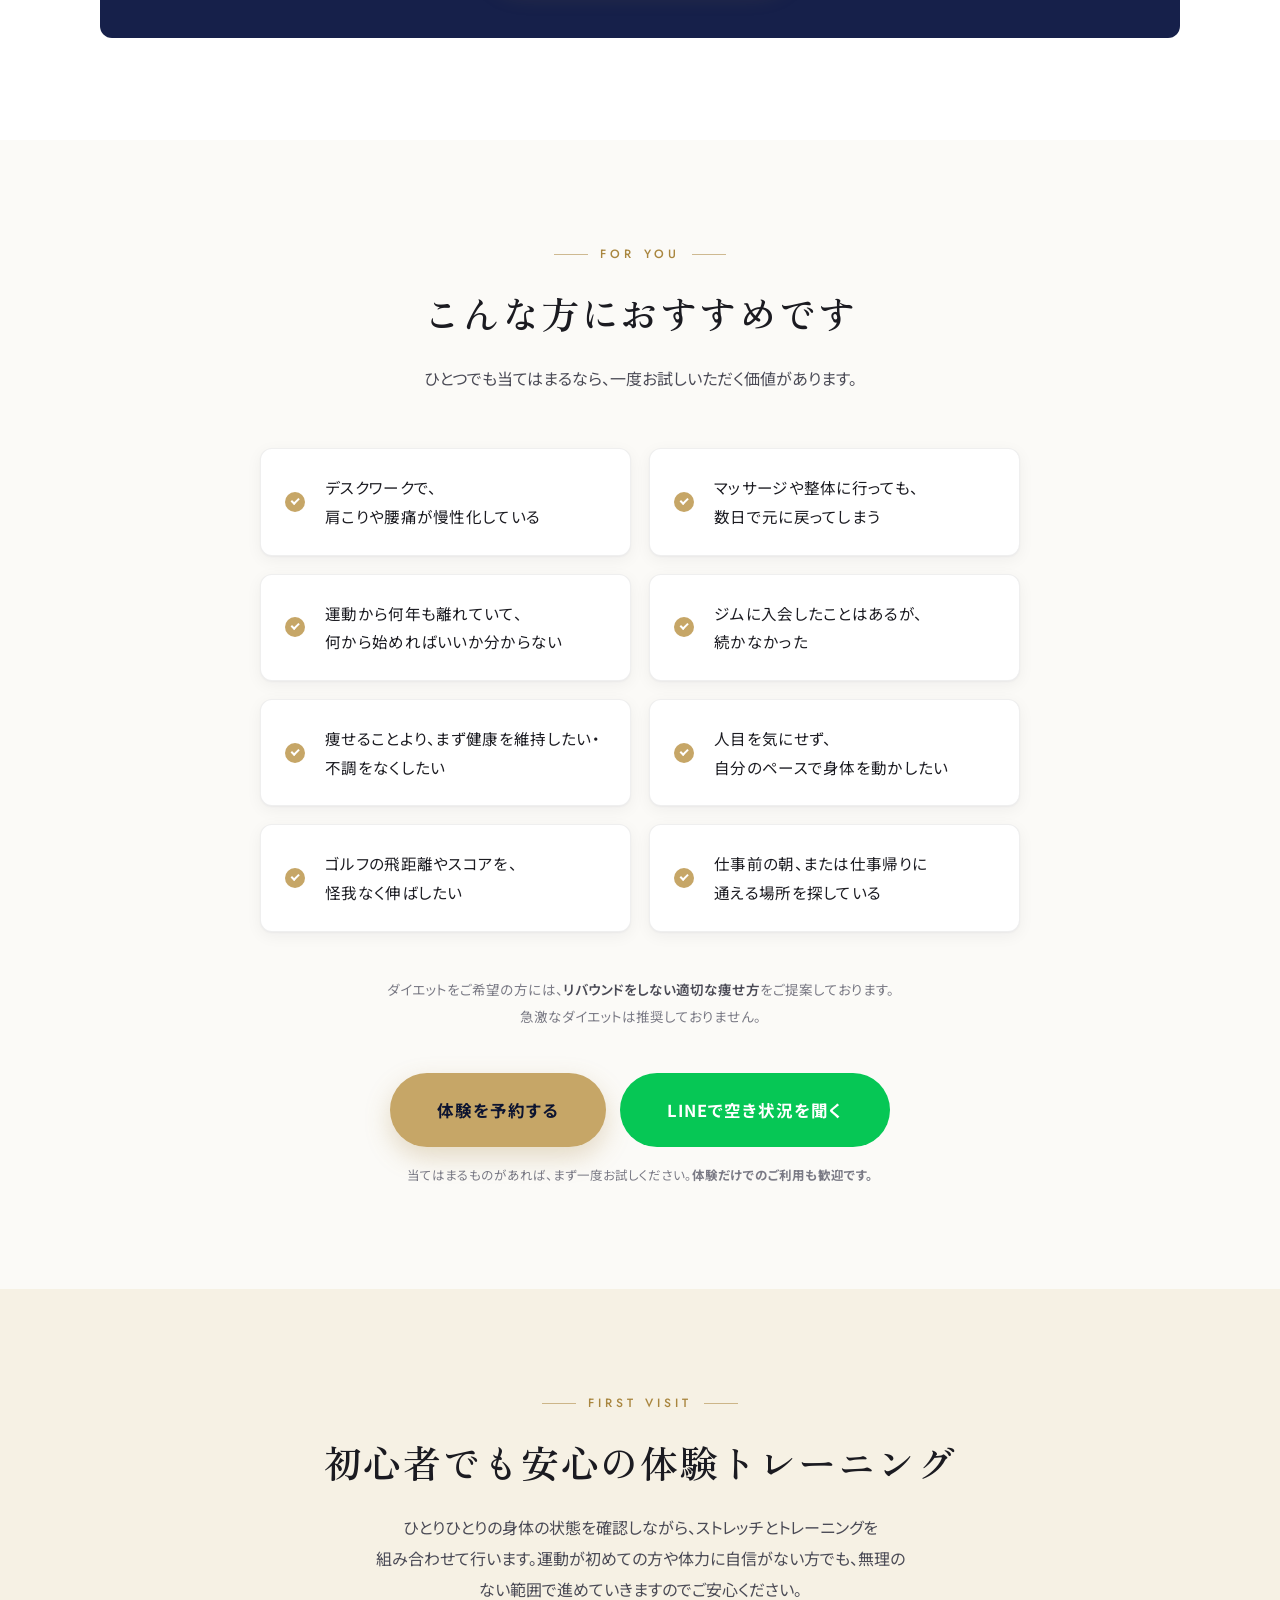
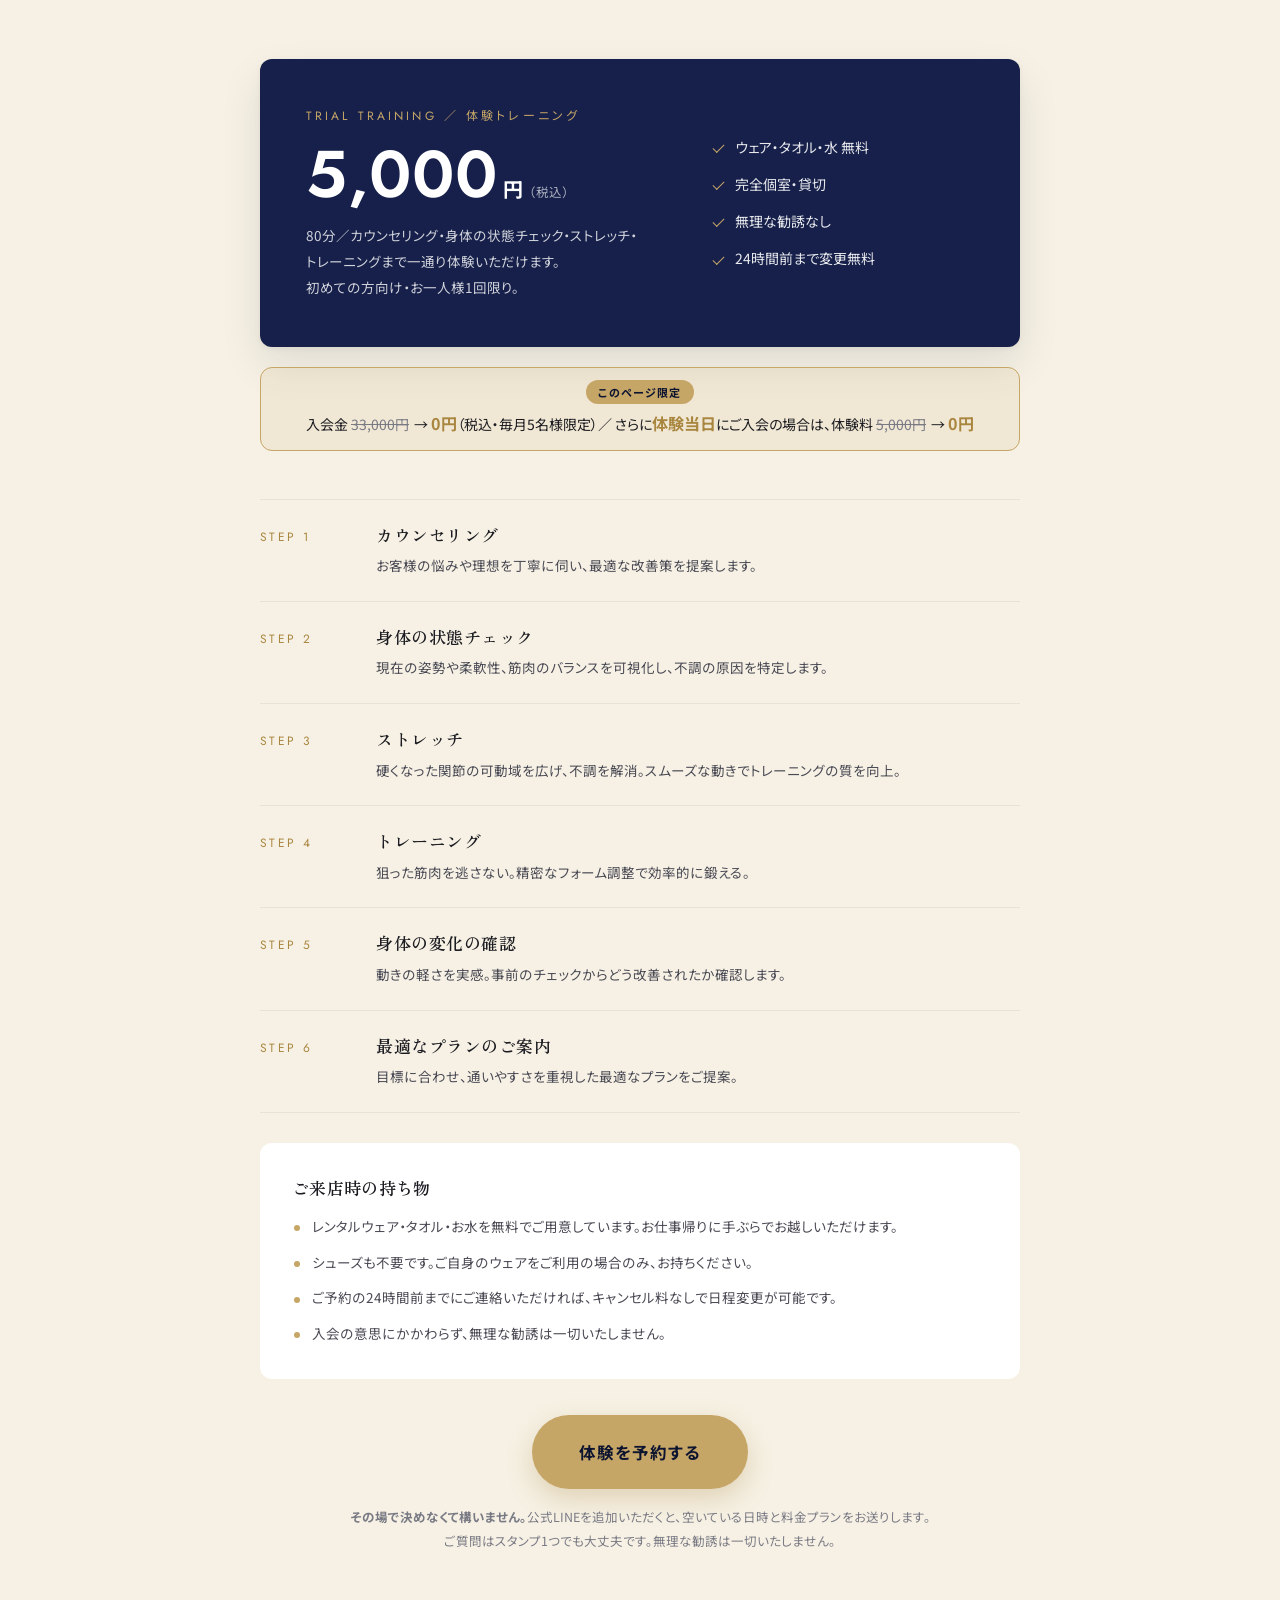
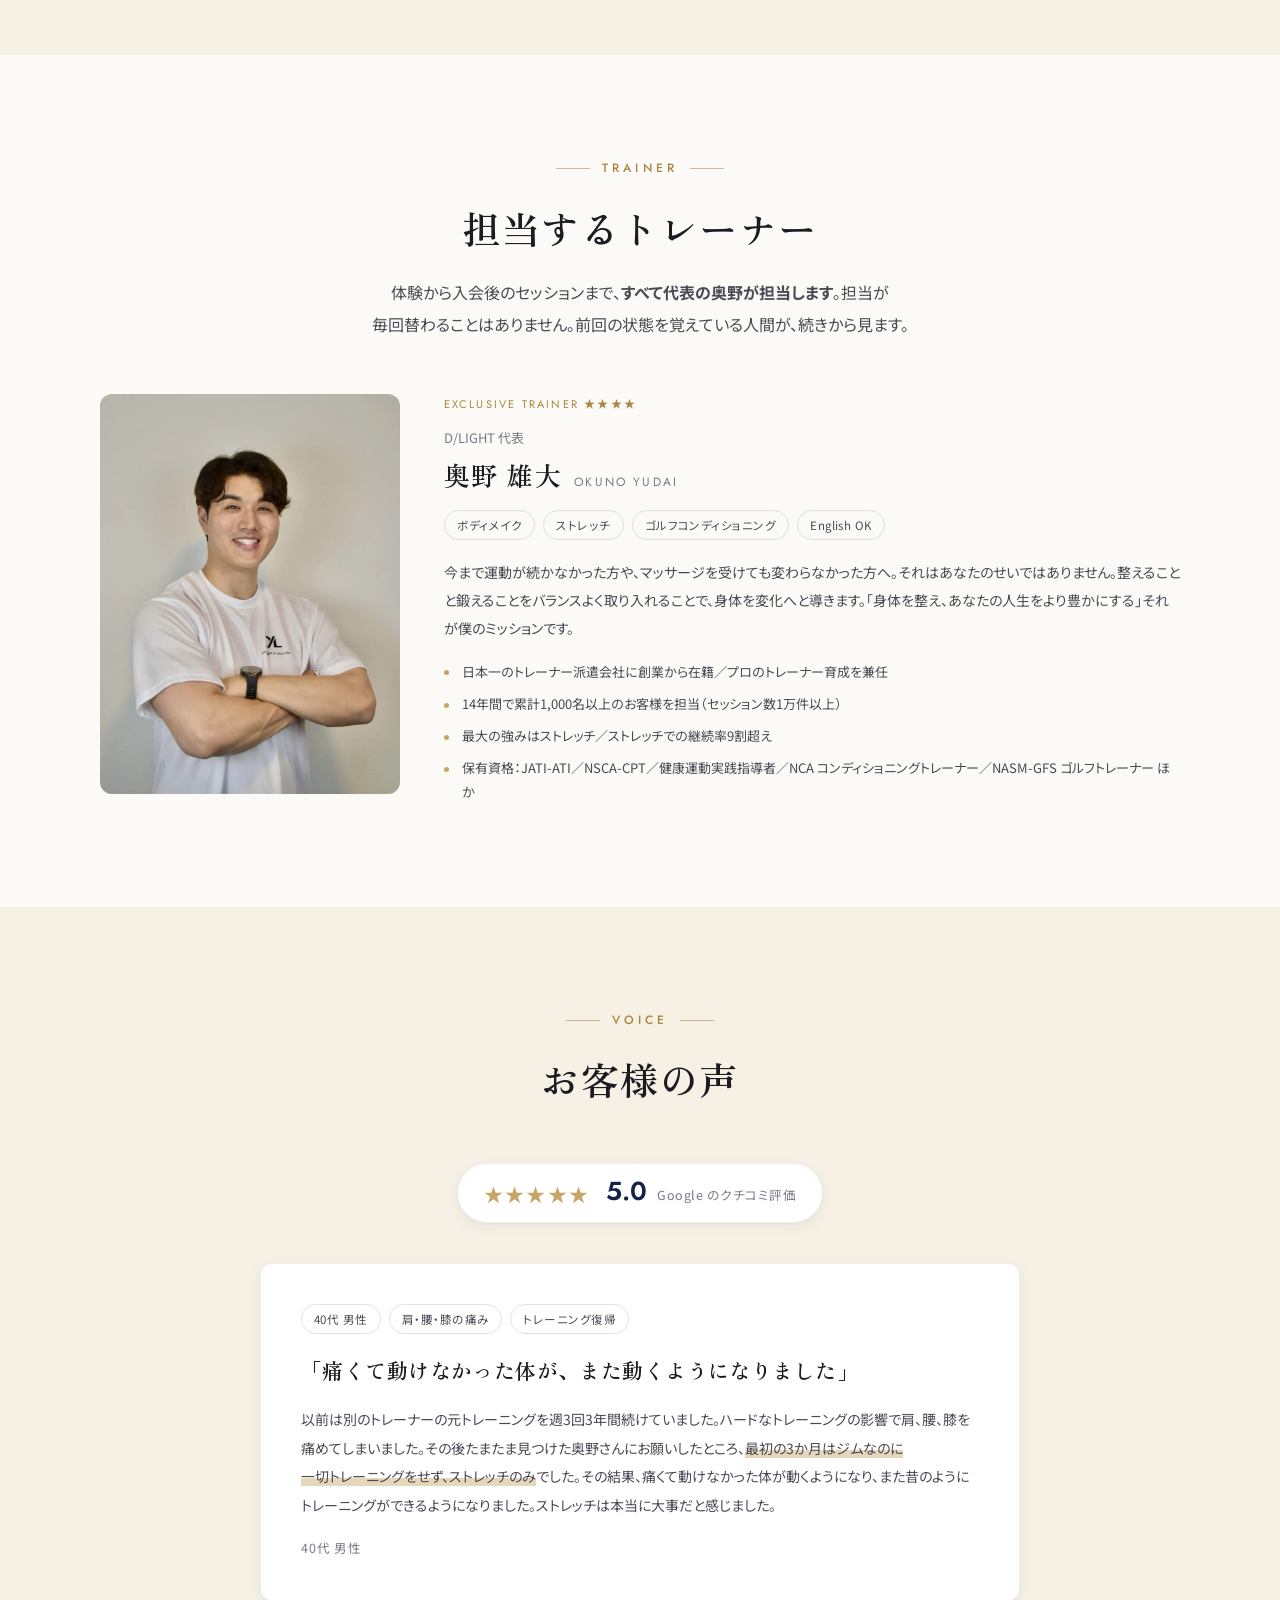
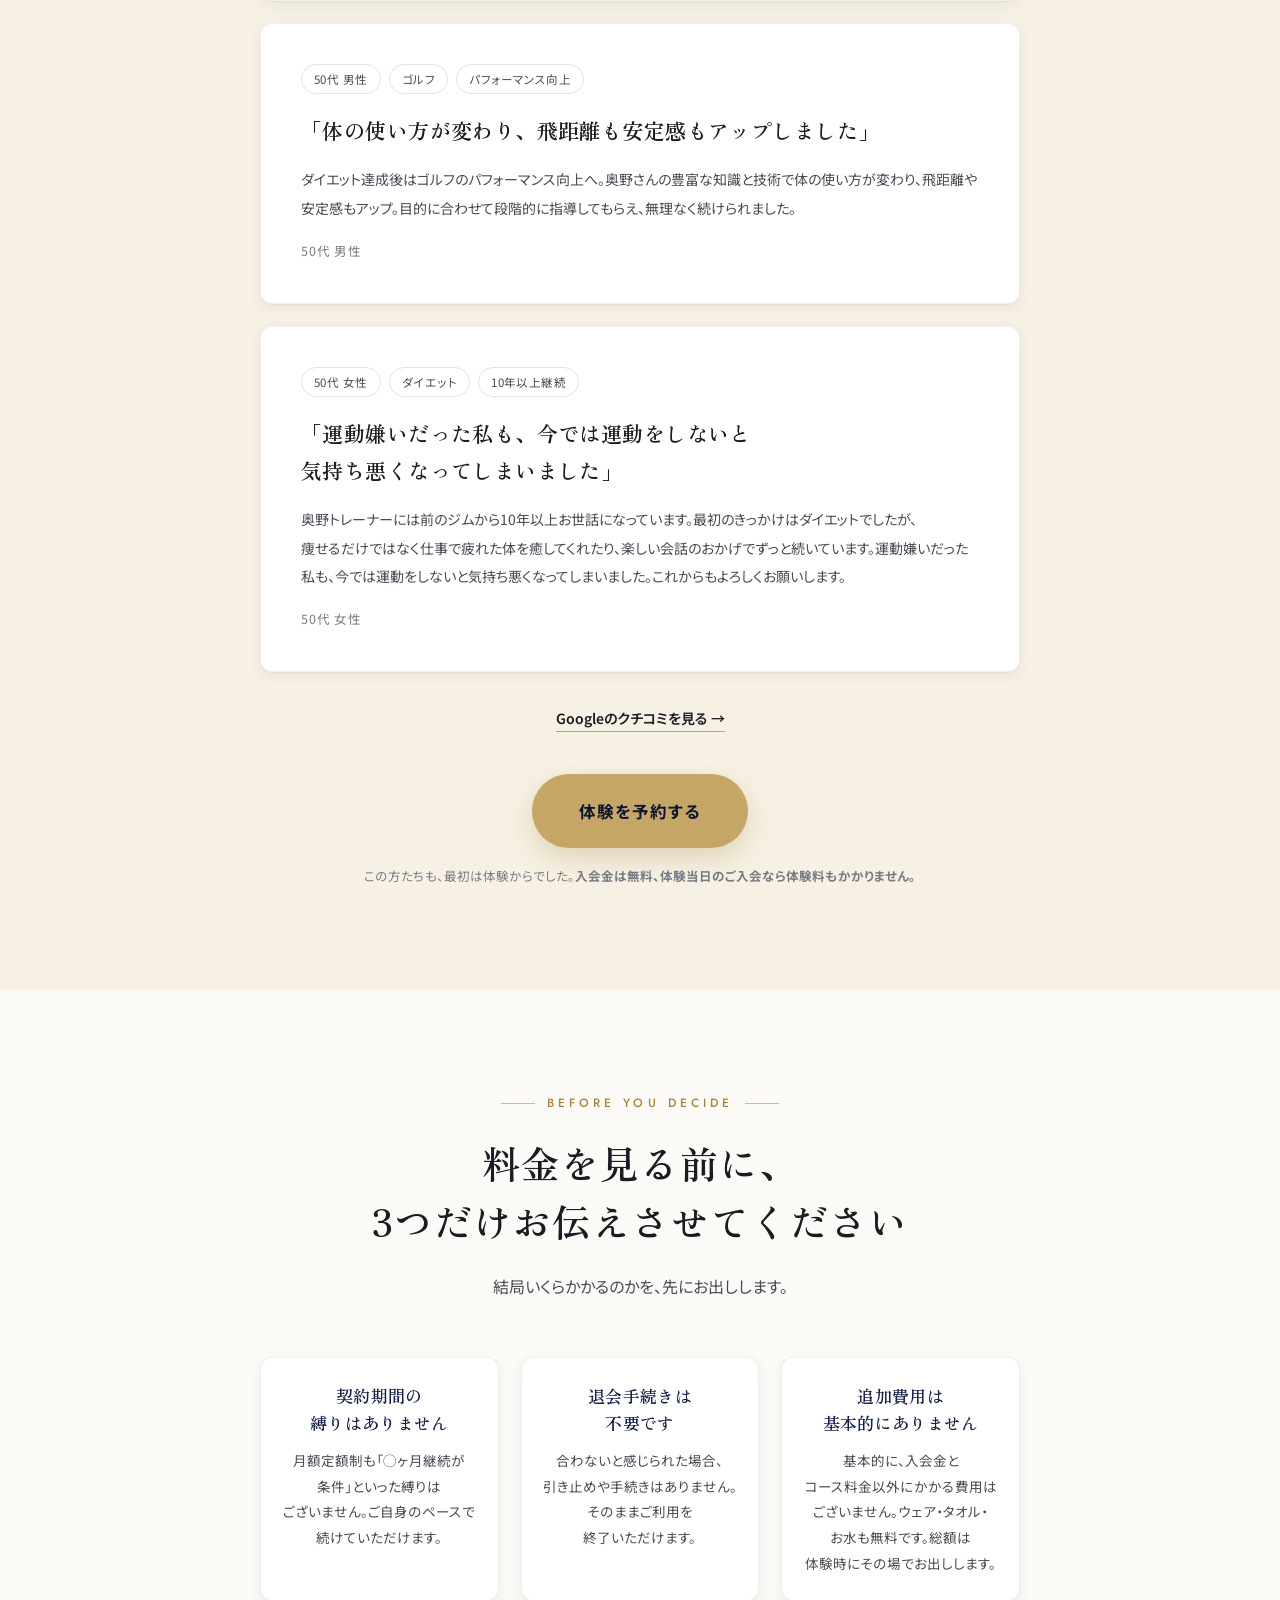
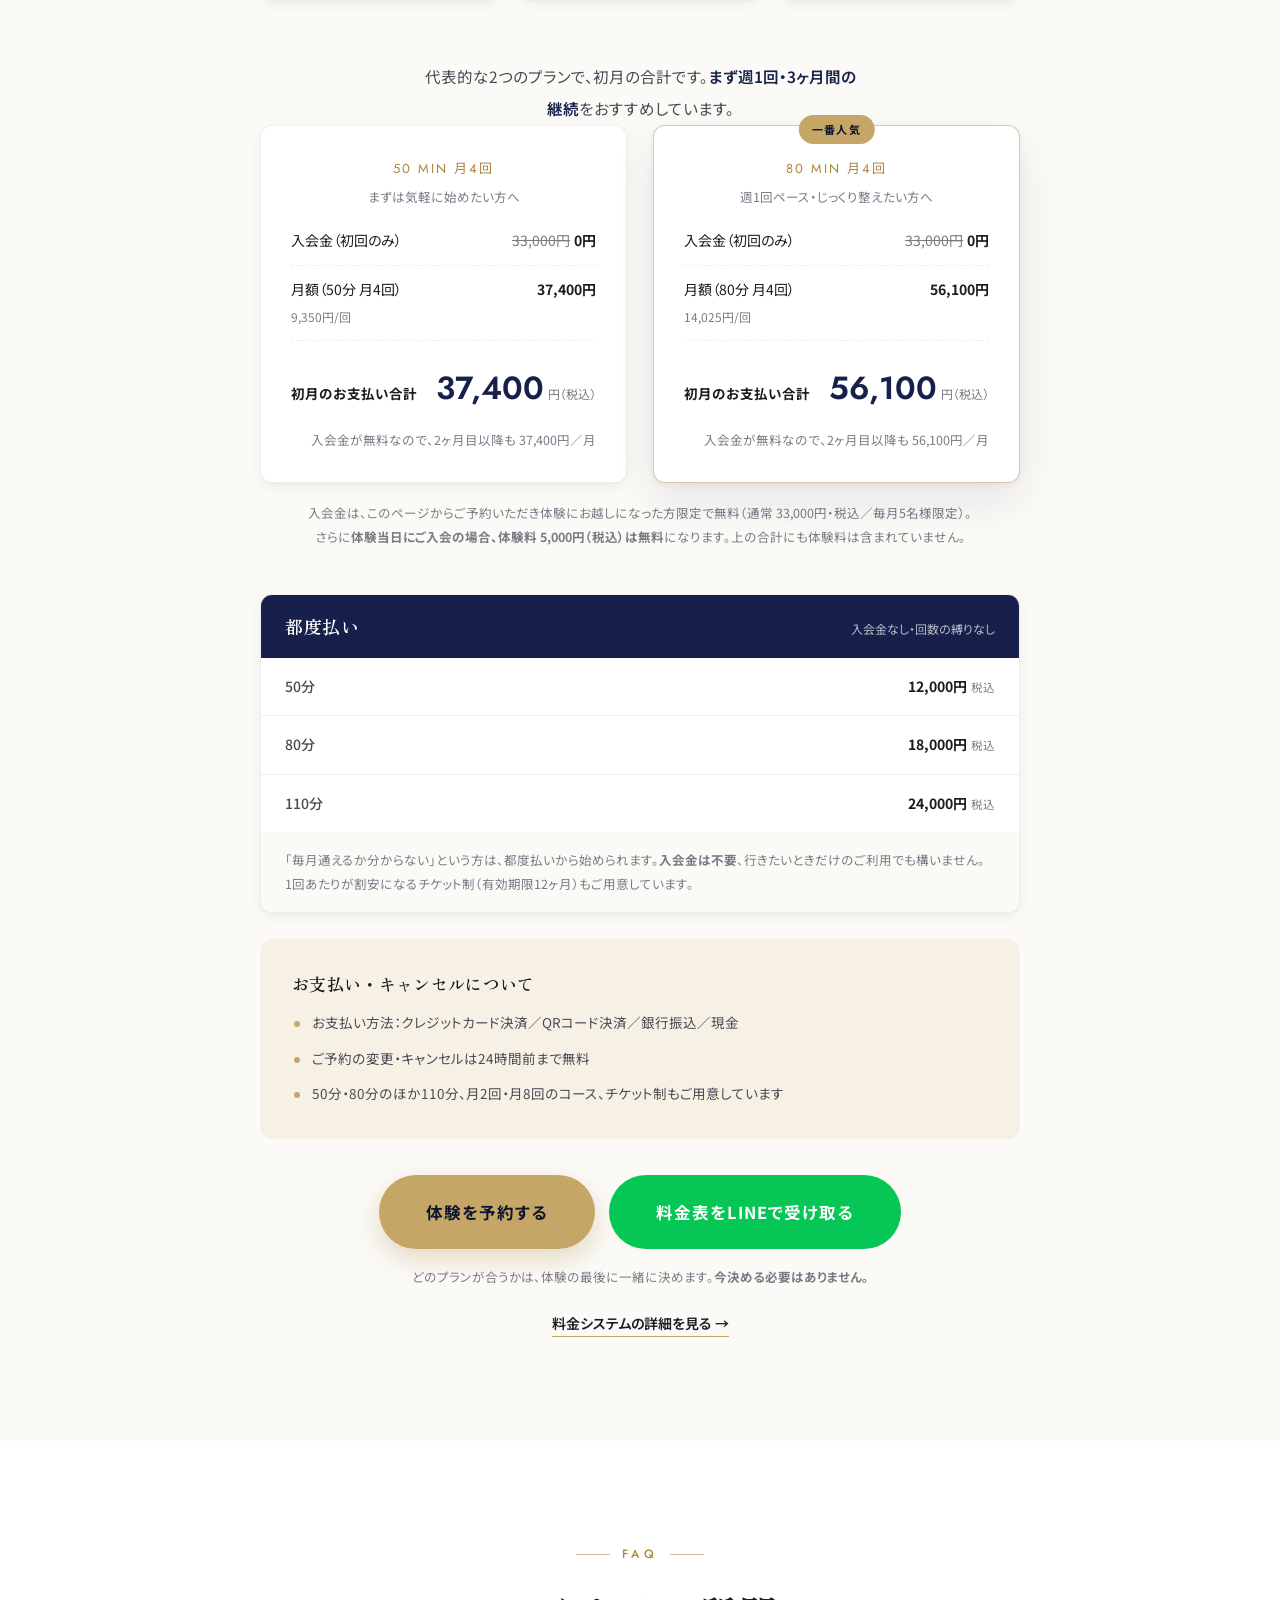
<file: lp-a.html>
<!DOCTYPE html>
<html lang="ja">
<head>
<meta charset="UTF-8">
<meta name="viewport" content="width=device-width, initial-scale=1">
<title>体験トレーニング 80分 5,000円｜八丁堀・新富町のパーソナルジム D/LIGHT GYM</title>
<!-- GA4 のタグは assets/js/analytics.js が読み込みます（測定IDもそちらの1行だけ）。
     Google が案内する gtag スニペットをここに貼ると二重計測になるので追加しないこと。 -->
<meta name="description" content="八丁堀・新富町のパーソナルジム D/LIGHT GYM の体験トレーニング。整えてから鍛えるので、運動から10年離れた方でも痛みが出にくい。カウンセリング・身体チェック込みで80分5,000円（税込）。このページ限定で入会金無料（通常 33,000円・毎月5名様）。火〜日は朝8時から夜22時まで、完全個室・手ぶらでOK。">
<!-- GitHub Pages（dlightokuno.github.io/dlight-lp-trial/）は確認用の仮URL。
     本番 dlightgym.com/lp/trial/ へ移すまでは検索結果に出さない。
     公開時にここを "index, follow" へ戻すこと。 -->
<meta name="robots" content="noindex, nofollow">
<!-- A案は比較用の控え。本番URLを名乗らせない（重複扱いを避けるため canonical は置かない） -->
<meta property="og:type" content="website">
<meta property="og:title" content="体験トレーニング 80分 5,000円｜D/LIGHT GYM（八丁堀・新富町）">
<meta property="og:description" content="整えてから鍛えるパーソナルジム。実際に通われた方の変化を写真で公開しています。体験80分5,000円（税込）、完全個室・手ぶらでOK・無理な勧誘なし。このページ限定で入会金無料。">
<meta property="og:image" content="https://dlightgym.com/assets/img/hero-home.jpg">

<meta property="og:site_name" content="D/LIGHT GYM">
<meta property="og:locale" content="ja_JP">
<meta name="twitter:card" content="summary_large_image">
<meta name="theme-color" content="#16204A">
<link rel="icon" href="assets/favicon-32.png" sizes="32x32">
<link rel="apple-touch-icon" href="assets/apple-touch-icon.png">
<link rel="preconnect" href="https://fonts.googleapis.com">
<link rel="preconnect" href="https://fonts.gstatic.com" crossorigin>
<link href="https://fonts.googleapis.com/css2?family=Jost:wght@300;400;500;600&family=Noto+Sans+JP:wght@400;500;700&family=Zen+Old+Mincho:wght@400;600;700&display=swap" rel="stylesheet">
<link rel="stylesheet" href="assets/css/lp.css?v=20260829x">
<!-- JSが無効・読み込み失敗でも本文が消えないようにする -->
<noscript><style>[data-reveal]{opacity:1!important;transform:none!important}.acc__a{display:block!important}.mcta{transform:none!important}</style></noscript>
<script type="application/ld+json">
{
  "@context": "https://schema.org",
  "@type": "HealthAndBeautyBusiness",
  "name": "D/LIGHT GYM",
  "description": "ストレッチで「整える」とトレーニングで「鍛える」を掛け合わせたトータルコンディショニングジム",
  "address": {
    "@type": "PostalAddress",
    "postalCode": "104-0042",
    "addressRegion": "東京都",
    "addressLocality": "中央区",
    "streetAddress": "入船2-2-7 ドルチェ銀座東弐番館1101号室"
  },
  "email": "dlight.okuno@gmail.com",
  "url": "https://dlightgym.com/",
  "image": "https://dlightgym.com/assets/img/hero-home.jpg",
  "sameAs": ["https://www.instagram.com/dlight_personalgym"],
  "openingHoursSpecification": [
    { "@type": "OpeningHoursSpecification", "dayOfWeek": ["Tuesday","Wednesday","Thursday","Friday","Saturday","Sunday"], "opens": "08:00", "closes": "22:00" }
  ],
  "priceRange": "¥¥¥"
}
</script>
<script type="application/ld+json">{"@context":"https://schema.org","@type":"Service","serviceType":"体験パーソナルトレーニング","provider":{"@type":"HealthAndBeautyBusiness","name":"D/LIGHT GYM"},"areaServed":"東京都中央区","offers":{"@type":"Offer","name":"体験トレーニング 80分","price":"5000","priceCurrency":"JPY","availability":"https://schema.org/InStock","url":"https://dlightgym.com/lp/trial/"}}</script>
<script type="application/ld+json">{"@context":"https://schema.org","@type":"FAQPage","mainEntity":[
{"@type":"Question","name":"運動経験がなくても大丈夫ですか？","acceptedAnswer":{"@type":"Answer","text":"もちろんです。運動が初めての方や久しぶりの方も大歓迎です。体力測定から始めて、その日の体調に合わせた無理のないメニューをご提案します。入会時にトレーニング未経験だった方が、およそ3人に2人です。"}},
{"@type":"Question","name":"肩こりや腰痛があってもトレーニングできますか？","acceptedAnswer":{"@type":"Answer","text":"はい。肩こりや腰痛がある方こそお越しください。ストレッチで筋肉をほぐし、正しい動きを身につけることで根本的な改善を目指します。"}},
{"@type":"Question","name":"仕事帰りでも間に合いますか？","acceptedAnswer":{"@type":"Answer","text":"火曜から日曜は8:00〜22:00の営業です。出社前の朝でも、お仕事帰りの夜でもご利用いただけます。とくに平日19時以降は比較的お取りいただきやすい時間帯です。レンタルウェア・タオル・お水を無料でご用意しているため、手ぶらでお越しいただけます。"}},
{"@type":"Question","name":"体験のあとに無理な勧誘はありませんか？","acceptedAnswer":{"@type":"Answer","text":"ありません。入会の意思にかかわらず、無理な勧誘は一切いたしません。体験の最後に、目標に合わせた最適なプランをご案内するのみです。"}},
{"@type":"Question","name":"月々の会費以外に、追加でかかる費用はありますか？","acceptedAnswer":{"@type":"Answer","text":"基本的に、入会金とコース料金以外にかかる費用はございません。ウェア・タオル・お水も無料でご用意しています。体験の際に、ご希望の通い方に合わせた総額をその場でお出しします。"}},
{"@type":"Question","name":"契約期間の縛りはありますか？辞めたいときはどうすればいいですか？","acceptedAnswer":{"@type":"Answer","text":"月額定額制に契約期間の縛りはありません。退会手続きも不要で、継続をご希望されない場合はそのままご利用を終了いただけます。都度払いなら入会金もかかりません。"}},
{"@type":"Question","name":"予約の変更やキャンセルはできますか？","acceptedAnswer":{"@type":"Answer","text":"ご予約の24時間前までにご連絡いただければ、キャンセル料なしで日程変更が可能です。それ以降のキャンセルは1回分消化、または所定のキャンセル料を申し受けます。"}},
{"@type":"Question","name":"他の会員さんと顔を合わせることはありますか？","acceptedAnswer":{"@type":"Answer","text":"いいえ。完全予約制のプライベート空間なので、他の会員さんと顔を合わせることなくトレーニングに集中できます。"}},
{"@type":"Question","name":"どのくらいの頻度で通えば、体の変化を感じられますか？","acceptedAnswer":{"@type":"Answer","text":"目的や個人差はありますが、5回以内には「体が軽くなった」「階段の上り下りが楽になった」といった変化を実感される方が多いです。見た目に明らかな変化が現れるのは2〜3ヶ月後が目安で、まずは週1回・3ヶ月間の継続をおすすめしています。"}},
{"@type":"Question","name":"支払い方法は何が使えますか？","acceptedAnswer":{"@type":"Answer","text":"クレジットカード決済／QRコード決済／銀行振込／現金がご利用いただけます。入会金・チケットは購入時、月額制プランは毎月初回のご利用時にお支払いいただきます。"}}
]}</script>
</head>
<body>

<!-- HEADER（LP：グローバルナビなし） -->
<header class="header header--over">
  <div class="header__inner">
    <a class="brand" href="https://dlightgym.com/" target="_blank" rel="noopener">
      <span class="brand__name">D/LIGHT GYM</span>
      <span class="brand__tag">整える × 鍛える｜八丁堀・新富町</span>
    </a>
    <div class="header__cta">
      <span class="header__note">体験 80分 5,000円（税込）</span>
      <a class="btn btn--sm btn--gold" href="https://book.squareup.com/appointments/jqg8slb8u0tfya/location/L7PXPNPQZ5DK2/services/DS5GKGL3V32YYJWJ65FOD5EP" target="_blank" rel="noopener">体験を予約</a>
    </div>
  </div>
</header>

<!-- HERO -->
<section class="hero">
  <div class="hero__media">
    <picture>
      <!-- スマホは縦に長いので、横位置のままだと左右が大きく切れて2人が入らない -->
      <source media="(max-width: 760px)" srcset="assets/img/hero-training-tall.webp" width="920" height="1350">
      <img src="assets/img/hero-training-wide.webp" alt="代表・奥野が50代男性のトレーニングを指導している様子" width="1024" height="640" fetchpriority="high">
    </picture>
  </div>
  <div class="hero__inner wrap">
    <p class="hero__badge">八丁堀駅・新富町駅から徒歩5分</p>
    <p class="hero__tag"><span class="nw">仕事で戦う人に、</span><span class="nw">戦えるコンディションを。</span></p>
    <h1 class="hero__ja hero__ja--ruby">疲れたその体で、<br>明日も<ruby>戦え<rt>働け</rt></ruby>ますか？</h1>
    <p class="hero__note">
      <strong><span class="nw">鍛えるだけでは解決しない、</span><span class="nw">重さ・硬さ・動きにくさへ。</span></strong><br>
      <span class="nw">八丁堀の働き盛りのための</span><span class="nw">コンディショニングジム。</span>
    </p>
    <a class="proof" href="#results">
      <span class="proof__img"><img src="assets/img/ba-posture-50s.webp" alt="" aria-hidden="true" width="1600" height="1600"></span>
      <span class="proof__txt"><b>2ヶ月</b>で、背中と首の位置が変わる<span>50代 男性・実例を見る →</span></span>
    </a>
    <p class="hero__offer">
      <span class="label">体験トレーニング 80分</span>
      <span class="num">5,000</span><span class="unit">円</span><span class="tax">（税込）</span>
    </p>
    <p class="campaign">
      <span class="campaign__label">このページ限定</span>
      <span class="campaign__body">入会金 <s>33,000円</s> → <strong>0円</strong>（税込・毎月5名様限定）／体験当日のご入会で<strong>体験料も無料</strong></span>
    </p>
    <div class="btn-row btn-row--center">
      <a class="btn btn--gold btn--lg" href="https://book.squareup.com/appointments/jqg8slb8u0tfya/location/L7PXPNPQZ5DK2/services/DS5GKGL3V32YYJWJ65FOD5EP" target="_blank" rel="noopener">体験を予約する</a>
      <a class="btn btn--ghost-light btn--lg" href="https://lin.ee/v4NK1TV" target="_blank" rel="noopener">LINEで空き状況を受け取る</a>
    </div>
    <p class="cta-note">
      予約サイト（Square）が開きます。ご都合の良い日時を選ぶだけ。24時間前まで無料で変更できます。<br>
      <a href="#price" class="cta-note__link">先に料金を見る →</a>
    </p>
    <ul class="hero__points">
      <li>入会時は3人に2人が未経験</li>
      <li>朝8時〜夜22時／<strong>平日夜の枠に空きあり</strong></li>
      <li>手ぶらでOK</li>
      <li>完全個室・貸切</li>
      <li>無理な勧誘なし</li>
    </ul>
  </div>
  <div class="hero__scroll" aria-hidden="true">SCROLL</div>
</section>

<!-- TROUBLE -->
<section class="section section--paper" id="trouble">
  <div class="wrap">
    <div class="sec-head center" data-reveal>
      <p class="eyebrow">Your Trouble</p>
      <h2 class="h-sec">こんなお悩みを<br class="sp-br">抱えていませんか</h2>
    </div>
    <div class="grid grid--3 grid--sp2">
      <div class="trouble" data-reveal><span class="trouble__q">Q1</span><p><span class="nw">マッサージに行っても</span><span class="nw">すぐ元に戻ってしまう</span></p></div>
      <div class="trouble" data-reveal><span class="trouble__q">Q2</span><p><span class="nw">肩こり・腰痛が</span><span class="nw">ずっと治らない</span></p></div>
      <div class="trouble" data-reveal><span class="trouble__q">Q3</span><p><span class="nw">午後になると</span><span class="nw">身体が重く集中できない</span></p></div>
      <div class="trouble" data-reveal><span class="trouble__q">Q4</span><p><span class="nw">ジム通いが</span><span class="nw">続いたことがない</span></p></div>
      <div class="trouble" data-reveal><span class="trouble__q">Q5</span><p><span class="nw">ハードな運動は</span><span class="nw">身体が心配で不安</span></p></div>
      <div class="trouble" data-reveal><span class="trouble__q">Q6</span><p><span class="nw">このまま50代を</span><span class="nw">迎えるのが漠然と不安</span></p></div>
    </div>
    <p class="lead center" style="margin-top:44px" data-reveal>
      ひとつでも当てはまるなら、原因は「意志の弱さ」ではありません。<br class="pc-br">
      <span class="mark">整える工程を飛ばして、鍛えていた</span>だけかもしれません。
    </p>
    <figure class="trouble-figure" data-reveal>
      <img src="assets/img/tired-man.webp" alt="残業中のオフィスで頭を抱える男性会社員" loading="lazy" width="1400" height="763">
    </figure>
  </div>
</section>

<!-- RESULTS（Before & After） -->
<section class="section section--cream" id="results">
  <div class="wrap">
    <div class="sec-head center" data-reveal>
      <p class="eyebrow eyebrow--center" style="justify-content:center">Before &amp; After</p>
      <h2 class="h-sec">実際に通われた方の変化</h2>
      <p class="lead">言葉より、写真のほうが早いと思います。D/LIGHT で実際に起きた変化です。姿勢や不調の改善から、ダイエット・顔まわりまで。「整えてから鍛える」からこその結果をご覧ください。</p>
    </div>

    <div class="split ba-lead" data-reveal style="margin-bottom:clamp(44px,6vw,72px)">
      <figure class="split__media">
        <img src="assets/img/ba-posture-50s.webp" alt="50代男性のビフォーアフター：2ヶ月で背中と首の位置が改善" loading="lazy" width="1600" height="1600">
      </figure>
      <div class="split__body">
        <p class="ba__tag">姿勢改善</p>
        <h3 class="h-sec" style="font-size:clamp(24px,3.4vw,34px);margin-top:14px"><span class="ba__num">2</span>ヶ月で、<br>背中と首の位置が変わる</h3>
        <p class="ba__meta">50代 男性 ／ 期間 2ヶ月</p>
        <p class="lead" style="margin-top:22px">
          トレーニングとコンディショニングを並行。丸まっていた背中と前に出ていた頭の位置が整い、立ち姿そのものが変わりました。デスクワークで固まった身体こそ、整えてから鍛える順番が効きます。
        </p>
        <div class="btn-row" style="margin-top:30px">
          <a class="btn btn--gold" href="https://book.squareup.com/appointments/jqg8slb8u0tfya/location/L7PXPNPQZ5DK2/services/DS5GKGL3V32YYJWJ65FOD5EP" target="_blank" rel="noopener">体験を予約する</a>
        </div>
      </div>
    </div>

    <div class="grid grid--3">
      <figure class="ba" data-reveal>
        <div class="ba__media"><img src="assets/img/ba-diet-30s.webp?v=20261121a" alt="30代男性のビフォーアフター：3ヶ月で体重13kg減、体脂肪率10%減" loading="lazy" width="1600" height="1600"></div>
        <figcaption class="ba__body">
          <p class="ba__tag">ダイエット</p>
          <h3 class="ba__ttl"><span class="nw">3ヶ月で <span class="ba__num">−13</span>kg</span><span class="nw">／体脂肪率 <span class="ba__num">−10</span>%</span></h3>
          <p class="ba__meta">30代 男性 ／ 期間 3ヶ月</p>
          <p class="ba__txt">食事を極端に削るのではなく、まず身体を整えて「動ける状態」をつくることから。無理なく続けられる設計にしたことが、この変化につながっています。</p>
        </figcaption>
      </figure>

      <figure class="ba" data-reveal>
        <div class="ba__media"><img src="assets/img/ba-face-30s.webp" alt="30代男性のビフォーアフター：3ヶ月で体重は変えずにフェイスラインが変化" loading="lazy" width="1600" height="1600"></div>
        <figcaption class="ba__body">
          <p class="ba__tag">フェイスライン</p>
          <h3 class="ba__ttl">体重は変えずに、顔まわりが変わる</h3>
          <p class="ba__meta">30代 男性 ／ 期間 3ヶ月</p>
          <p class="ba__txt">体重の変動はほぼなし。それでもフェイスラインがすっきりしました。<strong>フェイスラインを整えるのは、実は疲労回復にも大事です。</strong>首や肩まわりの緊張がゆるむと、見た目だけでなく<span class="nw">翌朝の軽さも変わります。</span></p>
        </figcaption>
      </figure>

      <figure class="ba" data-reveal>
        <div class="ba__media"><img src="assets/img/ba-posture-20s.webp" alt="20代男性のビフォーアフター：2ヶ月間の姿勢改善の変化" loading="lazy" width="1600" height="1600"></div>
        <figcaption class="ba__body">
          <p class="ba__tag">姿勢改善</p>
          <h3 class="ba__ttl">2ヶ月で、立ち姿がここまで変わる</h3>
          <p class="ba__meta">20代 男性 ／ 期間 2ヶ月</p>
          <p class="ba__txt">反り腰と前に出ていた頭の位置を整えました。無理に「良い姿勢」をつくるのではなく、自然に立てる状態へ導いています。</p>
        </figcaption>
      </figure>
    </div>

    <p class="ba__note" data-reveal>※ 掲載写真はすべてご本人の許諾を得て掲載しています。効果には個人差があり、結果を保証するものではありません。</p>
  </div>
</section>

<!-- REASON -->
<section class="section" id="reason">
  <div class="wrap">
    <div class="sec-head center" data-reveal>
      <p class="eyebrow">Why D/LIGHT</p>
      <h2 class="h-sec">なぜ、運動が続かなかった人でも<br class="sp-br">結果が出るのか</h2>
      <p class="lead">D/LIGHT は、ストレッチで「整える」とトレーニングで「鍛える」を掛け合わせたトータルコンディショニングジムです。順番を守るからこそ、身体は安全に、<span class="nw">確実に変わります。</span></p>
    </div>
    <div class="grid grid--3">
      <div class="reason" data-reveal>
        <p class="reason__no">Reason 01</p>
        <h3 class="reason__ttl">整えてから鍛えるので、<br>痛みが出にくい</h3>
        <p class="reason__txt">硬いまま・歪んだまま鍛えると、負担は弱いところに集中します。まずストレッチとコンディショニングで可動域と姿勢を整え、動ける状態をつくってから負荷をかけます。だから、<span class="nw">無理なく続きます。</span></p>
      </div>
      <div class="reason" data-reveal>
        <p class="reason__no">Reason 02</p>
        <h3 class="reason__ttl">完全個室・完全マンツーマン。<br>人目を気にせず集中できる</h3>
        <p class="reason__txt">完全予約制のプライベート空間なので、他の会員さんと顔を合わせることはありません。器具の使い方もフォームもひとつずつ丁寧にお伝えします。実際、通われている方のほとんどがトレーニング初心者です。</p>
      </div>
      <div class="reason" data-reveal>
        <p class="reason__no">Reason 03</p>
        <h3 class="reason__ttl">ストレッチを強みとする<br>トレーナーが担当</h3>
        <p class="reason__txt">代表・奥野は14年間で累計1,000名以上を担当（セッション数1万件以上）。最大の強みはストレッチで、ストレッチでの継続率は9割を超えています。「なぜ不調が起きたのか」から一緒に解きほぐします。</p>
      </div>
    </div>

    <div class="split" style="margin-top:clamp(46px,6vw,78px)">
      <div class="split__media" data-reveal>
        <img src="assets/img/talk.webp" alt="トレーナーとお客様のカウンセリング風景" loading="lazy" width="1200" height="1600">
      </div>
      <div class="split__body" data-reveal>
        <p class="eyebrow">Concept</p>
        <h2 class="h-sec">D/LIGHT GYM は<br>「鍛えること」を<br>目的にしない</h2>
        <p class="lead" style="margin-top:26px">
          姿勢・可動域・筋力・習慣までを一貫して整え、その場しのぎではない、一生使える身体づくりの<span class="nw">サポートをします。</span>
        </p>
        <p class="lead" style="margin-top:1.3em">
          ただ痩せる、ただ筋肉をつけるのではなく、人生の質そのものを高めること。5年後、10年後、今よりも豊かな生活をお届けします。それが、<span class="nw">D/LIGHT の提供する価値です。</span>
        </p>
        <div class="btn-row" style="margin-top:32px">
          <a class="btn btn--gold" href="https://book.squareup.com/appointments/jqg8slb8u0tfya/location/L7PXPNPQZ5DK2/services/DS5GKGL3V32YYJWJ65FOD5EP" target="_blank" rel="noopener">体験で試してみる</a>
        </div>
      </div>
    </div>
  </div>
</section>

<!-- MEMBERS -->
<section class="section section--cream" id="members">
  <div class="wrap">
    <div class="sec-head center" data-reveal>
      <p class="eyebrow">Members</p>
      <h2 class="h-sec">D/LIGHT には、<br class="sp-br">こんな方が通っています</h2>
      <p class="lead">「自分に合うだろうか」「場違いではないか」の答えは、実際の会員データにあります。中心は<strong>30代・40代</strong>、そして入会時は<strong>3人に2人がトレーニング未経験</strong>です。</p>
    </div>

    <div class="charts">
      <div class="chart" data-reveal>
        <h3 class="chart__ttl">会員様の<br>年代別割合</h3>
        <div class="donut" style="--stops: var(--c-slate) 0 8%, var(--navy) 8% 37%, var(--gold) 37% 69%, var(--c-teal) 69% 81%, var(--c-terra) 81% 93%, var(--c-sand) 93% 100%;" role="img" aria-label="会員様の年代別割合：30代・40代が中心">
          <div class="donut__hole"></div>
        </div>
        <ul class="chart__legend">
          <li><i style="--c: var(--c-slate)"></i>20代</li>
          <li><i style="--c: var(--navy)"></i>30代</li>
          <li><i style="--c: var(--gold)"></i>40代</li>
          <li><i style="--c: var(--c-teal)"></i>50代</li>
          <li><i style="--c: var(--c-terra)"></i>60代</li>
          <li><i style="--c: var(--c-sand)"></i>70代以降</li>
        </ul>
        <p class="chart__note">もっとも多いのは40代、次いで30代です。</p>
      </div>

      <div class="chart" data-reveal>
        <h3 class="chart__ttl">会員様の<br>入会時のトレーニング経験</h3>
        <div class="donut" style="--stops: var(--navy) 0 66%, var(--gold) 66% 84%, var(--c-sand) 84% 100%;" role="img" aria-label="会員様の入会時のトレーニング経験：未経験が約3分の2">
          <div class="donut__hole"></div>
        </div>
        <ul class="chart__legend">
          <li><i style="--c: var(--navy)"></i>未経験</li>
          <li><i style="--c: var(--gold)"></i>経験者</li>
          <li><i style="--c: var(--c-sand)"></i>経験1年未満</li>
        </ul>
        <p class="chart__note">およそ3人に2人が、ジムそのものが初めてです。</p>
      </div>

      <div class="chart" data-reveal>
        <h3 class="chart__ttl">会員様の<br>入会の目的</h3>
        <div class="donut" style="--stops: var(--navy) 0 33%, var(--c-terra) 33% 54%, var(--gold) 54% 69%, var(--c-teal) 69% 84%, var(--c-slate) 84% 100%;" role="img" aria-label="会員様の入会の目的：健康維持がもっとも多い">
          <div class="donut__hole"></div>
        </div>
        <ul class="chart__legend">
          <li><i style="--c: var(--navy)"></i>健康維持</li>
          <li><i style="--c: var(--c-terra)"></i>ダイエット</li>
          <li><i style="--c: var(--gold)"></i>運動習慣</li>
          <li><i style="--c: var(--c-teal)"></i>姿勢改善</li>
          <li><i style="--c: var(--c-slate)"></i>ボディメイク</li>
        </ul>
        <p class="chart__note">「健康維持」が最多。痩せる目的でなくても大丈夫です。</p>
      </div>
    </div>

    <p class="lead center" style="margin-top:22px;font-size:12.5px;color:var(--ink-3)" data-reveal>
      ※ 構成比は会員データにもとづく概算です。
    </p>
  </div>
</section>

<!-- PROGRAM -->
<section class="section section--paper" id="program">
  <div class="wrap">
    <div class="sec-head center" data-reveal>
      <p class="eyebrow">Program</p>
      <h2 class="h-sec">3つのプログラムを<br class="sp-br">自由に組み合わせます</h2>
      <p class="lead">その日の身体の状態と目的に合わせて、比率は1回ごとに調整します。「今日はストレッチ多めで」も可能です。</p>
    </div>
    <div class="grid grid--3">
      <article class="prog" data-reveal>
        <div class="prog__img"><img src="assets/img/training-man.webp" alt="パーソナルトレーニングの様子" loading="lazy" width="899" height="1200"></div>
        <div class="prog__body">
          <p class="prog__no">01</p>
          <h3 class="prog__ttl">パーソナル<br>トレーニング</h3>
          <p class="prog__txt">完全個別指導のトレーニング。姿勢や動きのクセを整えた上で鍛えることで、効率よく筋力アップ・引き締め・パフォーマンス向上を実現します。</p>
        </div>
      </article>
      <article class="prog" data-reveal>
        <div class="prog__img"><img src="assets/img/stretch.webp" alt="パーソナルストレッチの様子" loading="lazy" width="1200" height="1600"></div>
        <div class="prog__body">
          <p class="prog__no">02</p>
          <h3 class="prog__ttl">パーソナル<br>ストレッチ</h3>
          <p class="prog__txt">完全オーダーメイドのストレッチ。自分では伸ばしきれない深層筋までアプローチし、柔軟性・可動域を高めながら姿勢や不調を改善します。</p>
        </div>
      </article>
      <article class="prog" data-reveal>
        <div class="prog__img"><img src="assets/img/golf-man.webp" alt="ゴルフコンディショニングの様子" loading="lazy" width="799" height="1200"></div>
        <div class="prog__body">
          <p class="prog__no">03</p>
          <h3 class="prog__ttl">ゴルフ<br>コンディショニング</h3>
          <p class="prog__txt">ゴルフに必要な可動域・体幹・身体の連動性を高める専門プログラム。飛距離とスコア、そして怪我をしない身体を同時に手に入れます。</p>
        </div>
      </article>
    </div>

    <!-- オーダーメイド：3つの組み合わせ方を「あなた専用」に言い換える受け皿 -->
    <div class="made" data-reveal>
      <div class="made__head">
        <p class="eyebrow">Fully Ordered</p>
        <h2 class="made__ttl">メニューは、<br>お客様に合わせた<br>オーダーメイドです</h2>
        <p class="made__lead">決まったプログラムに身体を合わせるのではなく、<strong>その日の身体にメニューを合わせます。</strong>「今日は腰が張っている」「来週ゴルフに行く」——毎回それをうかがってから、内容を決めています。</p>
      </div>
      <ul class="made__list">
        <li class="made__item">
          <span class="made__no">01</span>
          <h3>身体チェックから<br class="pc-br">組み立てます</h3>
          <p>初回に体力測定と姿勢・可動域の確認を行い、そこから逆算してメニューを設計します。全員に同じ型を<span class="nw">当てはめることはありません。</span></p>
        </li>
        <li class="made__item">
          <span class="made__no">02</span>
          <h3>比率は1回ごとに<br class="pc-br">調整します</h3>
          <p>トレーニングとストレッチの配分は、その日の目的と疲労度に合わせて毎回変えます。「今日はストレッチ多めで」も、もちろん可能です。</p>
        </li>
        <li class="made__item">
          <span class="made__no">03</span>
          <h3>20代から80代まで、<br class="pc-br">同じ考え方で</h3>
          <p>年齢や体力に合わせて負荷そのものを決めるので、無理なく安全に、それでいて効果が出る強度で進められます。</p>
        </li>
      </ul>
      <div class="made__cta">
        <a class="btn btn--gold" href="https://book.squareup.com/appointments/jqg8slb8u0tfya/location/L7PXPNPQZ5DK2/services/DS5GKGL3V32YYJWJ65FOD5EP" target="_blank" rel="noopener">自分に合う内容を体験で確かめる</a>
      </div>
    </div>
  </div>
</section>

<!-- RECOMMEND -->
<section class="section" id="recommend">
  <div class="wrap wrap--narrow">
    <div class="sec-head center" data-reveal>
      <p class="eyebrow eyebrow--center" style="justify-content:center">For You</p>
      <h2 class="h-sec">こんな方に<br class="sp-br">おすすめです</h2>
      <p class="lead">ひとつでも当てはまるなら、一度お試しいただく価値があります。</p>
    </div>

    <ul class="rec">
      <li class="rec__item" data-reveal><span class="nw">デスクワークで、</span><span class="nw">肩こりや腰痛が慢性化している</span></li>
      <li class="rec__item" data-reveal><span class="nw">マッサージや整体に行っても、</span><span class="nw">数日で元に戻ってしまう</span></li>
      <li class="rec__item" data-reveal><span class="nw">運動から何年も離れていて、</span><span class="nw">何から始めればいいか分からない</span></li>
      <li class="rec__item" data-reveal><span class="nw">ジムに入会したことはあるが、</span><span class="nw">続かなかった</span></li>
      <li class="rec__item" data-reveal><span class="nw">痩せることより、</span><span class="nw">まず健康を維持したい・</span><span class="nw">不調をなくしたい</span></li>
      <li class="rec__item" data-reveal><span class="nw">人目を気にせず、</span><span class="nw">自分のペースで身体を動かしたい</span></li>
      <li class="rec__item" data-reveal><span class="nw">ゴルフの飛距離やスコアを、</span><span class="nw">怪我なく伸ばしたい</span></li>
      <li class="rec__item" data-reveal><span class="nw">仕事前の朝、または仕事帰りに</span><span class="nw">通える場所を探している</span></li>
    </ul>

    <p class="rec__note" data-reveal>
      ダイエットをご希望の方には、<strong><span class="nw">リバウンドをしない</span><span class="nw">適切な痩せ方</span></strong><span class="nw">をご提案しております。</span><br class="pc-br">
      <span class="nw">急激なダイエットは</span><span class="nw">推奨しておりません。</span>
    </p>

    <div class="btn-row btn-row--center" style="margin-top:clamp(30px,4vw,42px)" data-reveal>
      <a class="btn btn--gold btn--lg" href="https://book.squareup.com/appointments/jqg8slb8u0tfya/location/L7PXPNPQZ5DK2/services/DS5GKGL3V32YYJWJ65FOD5EP" target="_blank" rel="noopener">体験を予約する</a>
      <a class="btn btn--line btn--lg" href="https://lin.ee/v4NK1TV" target="_blank" rel="noopener">LINEで空き状況を聞く</a>
    </div>
    <p class="cta-note" data-reveal style="color:var(--ink-3)">
      当てはまるものがあれば、まず一度お試しください。<strong>体験だけでのご利用も歓迎です。</strong>
    </p>
  </div>
</section>

<!-- TRIAL -->
<section class="section section--cream" id="trial">
  <div class="wrap wrap--narrow">
    <div class="sec-head center" data-reveal>
      <p class="eyebrow">First Visit</p>
      <h2 class="h-sec">初心者でも安心の<br class="sp-br">体験トレーニング</h2>
      <p class="lead">ひとりひとりの身体の状態を確認しながら、ストレッチとトレーニングを組み合わせて行います。運動が初めての方や体力に自信がない方でも、無理のない範囲で進めていきますのでご安心ください。</p>
    </div>

    <div class="trial-card" data-reveal>
      <div>
        <p class="trial-card__label">TRIAL TRAINING ／ 体験トレーニング</p>
        <p class="trial-card__price">
          <span class="num">5,000</span><span class="yen">円</span><small>（税込）</small>
        </p>
        <p class="trial-card__meta">80分／カウンセリング・身体の状態チェック・ストレッチ・トレーニングまで一通り体験いただけます。<br>初めての方向け・お一人様1回限り。</p>
      </div>
      <ul class="trial-card__list">
        <li>ウェア・タオル・水 無料</li>
        <li>完全個室・貸切</li>
        <li>無理な勧誘なし</li>
        <li>24時間前まで変更無料</li>
      </ul>
    </div>

    <p class="campaign" style="display:flex;width:100%;margin-top:20px" data-reveal>
      <span class="campaign__label">このページ限定</span>
      <span class="campaign__body">
        入会金 <s>33,000円</s> → <strong>0円</strong>（税込・毎月5名様限定）／
        さらに<strong>体験当日</strong>にご入会の場合は、体験料 <s>5,000円</s> → <strong>0円</strong>
      </span>
    </p>

    <div class="flow" data-reveal>
      <div class="flow__item">
        <p class="flow__no">STEP 1</p>
        <div><h3 class="flow__ttl">カウンセリング</h3><p class="flow__txt"><span class="nw">お客様の悩みや理想を丁寧に伺い、</span><span class="nw">最適な改善策を提案します。</span></p></div>
      </div>
      <div class="flow__item">
        <p class="flow__no">STEP 2</p>
        <div><h3 class="flow__ttl">身体の状態チェック</h3><p class="flow__txt">現在の姿勢や柔軟性、筋肉のバランスを可視化し、不調の原因を特定します。</p></div>
      </div>
      <div class="flow__item">
        <p class="flow__no">STEP 3</p>
        <div><h3 class="flow__ttl">ストレッチ</h3><p class="flow__txt">硬くなった関節の可動域を広げ、不調を解消。スムーズな動きでトレーニングの質を向上。</p></div>
      </div>
      <div class="flow__item">
        <p class="flow__no">STEP 4</p>
        <div><h3 class="flow__ttl">トレーニング</h3><p class="flow__txt"><span class="nw">狙った筋肉を逃さない。</span><span class="nw">精密なフォーム調整で</span><span class="nw">効率的に鍛える。</span></p></div>
      </div>
      <div class="flow__item">
        <p class="flow__no">STEP 5</p>
        <div><h3 class="flow__ttl">身体の変化の確認</h3><p class="flow__txt">動きの軽さを実感。事前のチェックからどう改善されたか確認します。</p></div>
      </div>
      <div class="flow__item">
        <p class="flow__no">STEP 6</p>
        <div><h3 class="flow__ttl">最適なプランのご案内</h3><p class="flow__txt"><span class="nw">目標に合わせ、</span><span class="nw">通いやすさを重視した</span><span class="nw">最適なプランをご提案。</span></p></div>
      </div>
    </div>

    <div class="notes" data-reveal style="margin-top:30px">
      <h3>ご来店時の持ち物</h3>
      <ul>
        <li>レンタルウェア・タオル・お水を無料でご用意しています。お仕事帰りに<span class="nw">手ぶらでお越しいただけます。</span></li>
        <li>シューズも不要です。ご自身のウェアをご利用の場合のみ、お持ちください。</li>
        <li>ご予約の24時間前までにご連絡いただければ、キャンセル料なしで日程変更が可能です。</li>
        <li><span class="nw">入会の意思にかかわらず、</span><span class="nw">無理な勧誘は一切いたしません。</span></li>
      </ul>
    </div>

    <div class="btn-row btn-row--center" style="margin-top:36px" data-reveal>
      <a class="btn btn--gold btn--lg" href="https://book.squareup.com/appointments/jqg8slb8u0tfya/location/L7PXPNPQZ5DK2/services/DS5GKGL3V32YYJWJ65FOD5EP" target="_blank" rel="noopener">体験を予約する</a>
    </div>
    <p class="cta-note" data-reveal><strong>その場で決めなくて構いません。</strong>公式LINEを追加いただくと、空いている日時と料金プランをお送りします。<br><span class="nw">ご質問はスタンプ1つでも大丈夫です。</span><span class="nw">無理な勧誘は一切いたしません。</span></p>
  </div>
</section>

<!-- TRAINER -->
<section class="section" id="trainer">
  <div class="wrap">
    <div class="sec-head center" data-reveal>
      <p class="eyebrow">Trainer</p>
      <h2 class="h-sec">担当するトレーナー</h2>
      <p class="lead">体験から入会後のセッションまで、<strong>すべて代表の奥野が担当します</strong>。担当が毎回替わることはありません。前回の状態を覚えている人間が、続きから見ます。</p>
    </div>

    <div class="trainer" data-reveal>
      <div class="trainer__media">
        <img src="assets/img/trainer-yudai.webp" alt="D/LIGHT 代表 奥野雄大" loading="lazy" width="1066" height="1600">
      </div>
      <div>
        <p class="trainer__rank">EXCLUSIVE TRAINER ★★★★</p>
        <p class="trainer__role">D/LIGHT 代表</p>
        <h3 class="trainer__name">奥野 雄大<span>OKUNO YUDAI</span></h3>
        <div class="tags">
          <span class="tag">ボディメイク</span><span class="tag">ストレッチ</span><span class="tag">ゴルフコンディショニング</span><span class="tag">English OK</span>
        </div>
        <p class="trainer__txt">
          今まで運動が続かなかった方や、マッサージを受けても変わらなかった方へ。それはあなたのせいではありません。整えることと鍛えることをバランスよく取り入れることで、身体を変化へと導きます。「身体を整え、あなたの人生をより豊かにする」それが僕のミッションです。
        </p>
        <ul class="trainer__list">
          <li>日本一のトレーナー派遣会社に創業から在籍／プロのトレーナー育成を兼任</li>
          <li>14年間で累計1,000名以上のお客様を担当（セッション数1万件以上）</li>
          <li>最大の強みはストレッチ／ストレッチでの継続率9割超え</li>
          <li>保有資格：JATI-ATI／NSCA-CPT／健康運動実践指導者／NCA コンディショニングトレーナー／NASM-GFS ゴルフトレーナー ほか</li>
        </ul>
      </div>
    </div>

  </div>
</section>

<!-- VOICE -->
<section class="section section--cream" id="voice">
  <div class="wrap wrap--narrow">
    <div class="sec-head center" data-reveal>
      <p class="eyebrow">Voice</p>
      <h2 class="h-sec">お客様の声</h2>
    </div>

    <a class="rating" href="https://maps.google.com/?cid=6342977323958173212" target="_blank" rel="noopener" data-reveal>
      <span class="rating__stars" aria-hidden="true">★★★★★</span>
      <span class="rating__body">
        <b>5.0</b>
        <span class="rating__label">Google のクチコミ評価</span>
      </span>
    </a>

    <div class="voice" data-reveal>
      <div class="voice__meta"><span class="tag">40代 男性</span><span class="tag">肩・腰・膝の痛み</span><span class="tag">トレーニング復帰</span></div>
      <h3 class="voice__ttl">「痛くて動けなかった体が、また動くようになりました」</h3>
      <p class="voice__body">
        以前は別のトレーナーの元トレーニングを週3回3年間続けていました。ハードなトレーニングの影響で肩、腰、膝を痛めてしまいました。その後たまたま見つけた奥野さんにお願いしたところ、<span class="mark">最初の3か月はジムなのに一切トレーニングをせず、ストレッチのみ</span>でした。その結果、痛くて動けなかった体が動くようになり、また昔のようにトレーニングができるようになりました。ストレッチは本当に大事だと感じました。
      </p>
      <p class="voice__who">40代 男性</p>
    </div>

    <div class="voice" data-reveal style="margin-top:22px">
      <div class="voice__meta"><span class="tag">50代 男性</span><span class="tag">ゴルフ</span><span class="tag">パフォーマンス向上</span></div>
      <h3 class="voice__ttl">「体の使い方が変わり、飛距離も安定感もアップしました」</h3>
      <p class="voice__body">
        ダイエット達成後はゴルフのパフォーマンス向上へ。奥野さんの豊富な知識と技術で体の使い方が変わり、飛距離や安定感もアップ。目的に合わせて段階的に指導してもらえ、無理なく続けられました。
      </p>
      <p class="voice__who">50代 男性</p>
    </div>

    <div class="voice" data-reveal style="margin-top:22px">
      <div class="voice__meta"><span class="tag">50代 女性</span><span class="tag">ダイエット</span><span class="tag">10年以上継続</span></div>
      <h3 class="voice__ttl">「運動嫌いだった私も、今では運動をしないと気持ち悪くなってしまいました」</h3>
      <p class="voice__body">
        奥野トレーナーには前のジムから10年以上お世話になっています。最初のきっかけはダイエットでしたが、痩せるだけではなく仕事で疲れた体を癒してくれたり、楽しい会話のおかげでずっと続いています。運動嫌いだった私も、今では運動をしないと気持ち悪くなってしまいました。これからもよろしくお願いします。
      </p>
      <p class="voice__who">50代 女性</p>
    </div>

    <p class="center" style="margin-top:30px" data-reveal>
      <a class="link-arrow" href="https://maps.google.com/?cid=6342977323958173212" target="_blank" rel="noopener">Googleのクチコミを見る</a>
    </p>

    <div class="btn-row btn-row--center" style="margin-top:clamp(28px,3.6vw,40px)" data-reveal>
      <a class="btn btn--gold btn--lg" href="https://book.squareup.com/appointments/jqg8slb8u0tfya/location/L7PXPNPQZ5DK2/services/DS5GKGL3V32YYJWJ65FOD5EP" target="_blank" rel="noopener">体験を予約する</a>
    </div>
    <p class="cta-note" data-reveal style="color:var(--ink-3)">
      この方たちも、最初は体験からでした。<strong>入会金は無料、体験当日のご入会なら体験料もかかりません。</strong>
    </p>
  </div>
</section>

<!-- PRICE -->
<section class="section" id="price">
  <div class="wrap wrap--narrow">
    <div class="sec-head center" data-reveal>
      <p class="eyebrow">Before You Decide</p>
      <h2 class="h-sec">料金を見る前に、<br class="sp-br">3つだけお伝えさせてください</h2>
      <p class="lead">結局いくらかかるのかを、先にお出しします。</p>
    </div>

    <div class="assure">
      <div class="assure__item" data-reveal>
        <h3 class="assure__ttl">契約期間の<br>縛りはありません</h3>
        <p class="assure__txt">月額定額制も「◯ヶ月継続が条件」といった縛りはございません。ご自身のペースで<span class="nw">続けていただけます。</span></p>
      </div>
      <div class="assure__item" data-reveal>
        <h3 class="assure__ttl">退会手続きは<br>不要です</h3>
        <p class="assure__txt">合わないと感じられた場合、引き止めや手続きはありません。そのままご利用を終了いただけます。</p>
      </div>
      <div class="assure__item" data-reveal>
        <h3 class="assure__ttl">追加費用は<br>基本的にありません</h3>
        <p class="assure__txt">基本的に、入会金とコース料金以外にかかる費用はございません。ウェア・タオル・お水も無料です。総額は体験時にその場でお出しします。</p>
      </div>
    </div>

    <p class="price-lead" style="margin-top:clamp(40px,5vw,60px)" data-reveal>
      代表的な2つのプランで、初月の合計です。<strong>まず週1回・3ヶ月間の継続</strong>をおすすめしています。
    </p>

    <div class="sim">
      <div class="sim__card" data-reveal>
        <p class="sim__plan">50 MIN 月4回</p>
        <p class="sim__sub">まずは気軽に始めたい方へ</p>
        <div class="sim__rows">
          <p class="sim__row"><span>入会金（初回のみ）</span><span><s>33,000円</s>0円</span></p>
          <p class="sim__row"><span>月額（50分 月4回）<br><small style="color:var(--ink-3);font-size:12px">9,350円/回</small></span><span>37,400円</span></p>
        </div>
        <p class="sim__total"><span class="label">初月のお支払い合計</span><span class="val">37,400<small>円（税込）</small></span></p>
        <p class="sim__after">入会金が無料なので、2ヶ月目以降も 37,400円／月</p>
      </div>

      <div class="sim__card sim__card--best" data-reveal>
        <span class="sim__badge">一番人気</span>
        <p class="sim__plan">80 MIN 月4回</p>
        <p class="sim__sub">週1回ペース・じっくり整えたい方へ</p>
        <div class="sim__rows">
          <p class="sim__row"><span>入会金（初回のみ）</span><span><s>33,000円</s>0円</span></p>
          <p class="sim__row"><span>月額（80分 月4回）<br><small style="color:var(--ink-3);font-size:12px">14,025円/回</small></span><span>56,100円</span></p>
        </div>
        <p class="sim__total"><span class="label">初月のお支払い合計</span><span class="val">56,100<small>円（税込）</small></span></p>
        <p class="sim__after">入会金が無料なので、2ヶ月目以降も 56,100円／月</p>
      </div>
    </div>

    <p class="lead center" style="margin-top:18px;font-size:12.5px;color:var(--ink-3)" data-reveal>
      入会金は、このページからご予約いただき体験にお越しになった方限定で無料（通常 33,000円・税込／毎月5名様限定）。<br>
      さらに<strong>体験当日にご入会の場合、体験料 5,000円（税込）は無料</strong>になります。上の合計にも体験料は含まれていません。
    </p>

    <div class="ptable" data-reveal style="margin-top:clamp(30px,4vw,44px)">
      <div class="ptable__head"><h3>都度払い</h3><span>入会金なし・回数の縛りなし</span></div>
      <table>
        <tbody>
          <tr><th>50分</th><td>12,000円<small>税込</small></td></tr>
          <tr><th>80分</th><td>18,000円<small>税込</small></td></tr>
          <tr><th>110分</th><td>24,000円<small>税込</small></td></tr>
        </tbody>
      </table>
      <p class="ptable__foot">「毎月通えるか分からない」という方は、都度払いから始められます。<strong>入会金は不要</strong>、行きたいときだけのご利用でも構いません。1回あたりが割安になるチケット制（有効期限12ヶ月）もご用意しています。</p>
    </div>

    <div class="notes" data-reveal style="margin-top:26px">
      <h3>お支払い・キャンセルについて</h3>
      <ul>
        <li>お支払い方法：クレジットカード決済／QRコード決済／銀行振込／現金</li>
        <li>ご予約の変更・キャンセルは24時間前まで無料</li>
        <li>50分・80分のほか110分、月2回・月8回のコース、チケット制もご用意しています</li>
      </ul>
    </div>

    <div class="btn-row btn-row--center" style="margin-top:36px" data-reveal>
      <a class="btn btn--gold btn--lg" href="https://book.squareup.com/appointments/jqg8slb8u0tfya/location/L7PXPNPQZ5DK2/services/DS5GKGL3V32YYJWJ65FOD5EP" target="_blank" rel="noopener">体験を予約する</a>
      <a class="btn btn--line btn--lg" href="https://lin.ee/v4NK1TV" target="_blank" rel="noopener">料金表をLINEで受け取る</a>
    </div>
    <p class="cta-note" data-reveal>どのプランが合うかは、体験の最後に一緒に決めます。<strong>今決める必要はありません。</strong></p>
    <p class="center" style="margin-top:18px" data-reveal><a class="link-arrow" href="https://dlightgym.com/price.html" target="_blank" rel="noopener">料金システムの詳細を見る</a></p>
  </div>
</section>

<!-- FAQ -->
<section class="section section--paper" id="faq">
  <div class="wrap wrap--narrow">
    <div class="sec-head center" data-reveal>
      <p class="eyebrow">FAQ</p>
      <h2 class="h-sec">よくあるご質問</h2>
    </div>

    <div class="acc" data-reveal>
      <div class="acc__item">
        <button class="acc__q" type="button" aria-expanded="false">運動経験がなくても大丈夫ですか？</button>
        <div class="acc__a">もちろんです。運動が初めての方や久しぶりの方も大歓迎です。体力測定から始めて、その日の体調に合わせた無理のないメニューをご提案しますので、安心してお越しください。入会時にトレーニング未経験だった方が、およそ3人に2人です。</div>
      </div>
      <div class="acc__item">
        <button class="acc__q" type="button" aria-expanded="false">肩こりや腰痛があってもトレーニングできますか？</button>
        <div class="acc__a">はい、もちろんです。肩こりや腰痛がある方こそ、ぜひお越しください。ストレッチで筋肉をほぐし、正しい動きを身につけることで、根本的な改善を目指しています。</div>
      </div>
      <div class="acc__item">
        <button class="acc__q" type="button" aria-expanded="false">仕事帰りでも間に合いますか？</button>
        <div class="acc__a">火曜から日曜は8:00〜22:00の営業です。出社前の朝でも、お仕事帰りの夜でもご利用いただけます。とくに平日19時以降は比較的お取りいただきやすい時間帯です。レンタルウェア・タオル・お水を無料でご用意しているため、手ぶらでお越しいただけます。シューズも不要です。</div>
      </div>
      <div class="acc__item">
        <button class="acc__q" type="button" aria-expanded="false"><span><span class="nw">体験のあとに</span><span class="nw">無理な勧誘はありませんか？</span></span></button>
        <div class="acc__a">ありません。入会の意思にかかわらず、無理な勧誘は一切いたしません。体験の最後に、目標に合わせた最適なプランをご案内するのみです。持ち帰ってご検討いただけます。</div>
      </div>
      <div class="acc__item">
        <button class="acc__q" type="button" aria-expanded="false">月々の会費以外に、追加でかかる費用はありますか？</button>
        <div class="acc__a">基本的に、入会金とコース料金以外にかかる費用はございません。ウェア・タオル・お水も無料でご用意しています。体験の際に、ご希望の通い方に合わせた総額をその場でお出ししますので、あとから想定外の費用が出てくることはありません。</div>
      </div>
      <div class="acc__item">
        <button class="acc__q" type="button" aria-expanded="false">契約期間の縛りはありますか？辞めたいときはどうすればいいですか？</button>
        <div class="acc__a">月額定額制に契約期間の縛りはありません。退会手続きも不要で、継続をご希望されない場合はそのままご利用を終了いただけます。都度払いなら入会金もかからないため、「毎月通えるか分からない」という方はそちらから始めていただけます。</div>
      </div>
      <div class="acc__item">
        <button class="acc__q" type="button" aria-expanded="false">予約の変更やキャンセルはできますか？</button>
        <div class="acc__a">ご予約の24時間前までにご連絡いただければ、キャンセル料なしで振替が可能です。公式LINEやWEB予約システムからスムーズに変更いただけます。それ以降のキャンセルは1回分消化、または所定のキャンセル料を申し受けます。</div>
      </div>
      <div class="acc__item">
        <button class="acc__q" type="button" aria-expanded="false">他の会員さんと顔を合わせることはありますか？</button>
        <div class="acc__a">いいえ、ご安心ください。当ジムは完全予約制のプライベート空間なので、他の会員さんと顔を合わせることなく、リラックスしてトレーニングに集中できます。</div>
      </div>
      <div class="acc__item">
        <button class="acc__q" type="button" aria-expanded="false">どのくらいの頻度で通えば、体の変化を感じられますか？</button>
        <div class="acc__a">目的や個人差はありますが、5回以内には「体が軽くなった」「階段の上り下りが楽になった」といった変化を実感される方が多いです。見た目に明らかな変化が現れるのは、一般的に2〜3ヶ月後が目安です。まずは週1回、3ヶ月間継続することをおすすめしています。</div>
      </div>
      <div class="acc__item">
        <button class="acc__q" type="button" aria-expanded="false">支払い方法は何が使えますか？</button>
        <div class="acc__a">クレジットカード決済／QRコード決済／銀行振込／現金がご利用いただけます。入会金・チケットは購入時、月額制プランは毎月初回のサービス提供時にお支払いいただきます。</div>
      </div>
    </div>

    <p class="lead center" style="margin-top:30px" data-reveal>
      解決しませんでしたか？ その他のご質問は、公式LINEよりお気軽にどうぞ。
    </p>
    <div class="btn-row btn-row--center" style="margin-top:20px" data-reveal>
      <a class="btn btn--line" href="https://lin.ee/v4NK1TV" target="_blank" rel="noopener">LINEで聞いてみる</a>
    </div>
  </div>
</section>

<!-- ACCESS -->
<section class="section section--cream" id="access">
  <div class="wrap">
    <div class="split split--rev">
      <div class="split__media" data-reveal>
        <div class="map">
          <iframe src="https://www.google.com/maps?q=%E6%9D%B1%E4%BA%AC%E9%83%BD%E4%B8%AD%E5%A4%AE%E5%8C%BA%E5%85%A5%E8%88%B92-2-7&output=embed" loading="lazy" referrerpolicy="no-referrer-when-downgrade" title="D/LIGHT GYM の地図"></iframe>
        </div>
      </div>
      <div class="split__body" data-reveal>
        <p class="eyebrow">Access</p>
        <h2 class="h-sec">八丁堀駅・新富町駅<br>どちらからも徒歩5分</h2>
        <ul class="route" style="margin-top:28px">
          <li><span class="badge">八丁堀駅</span><span>A2出口から <span class="min">徒歩5分</span></span></li>
          <li><span class="badge">新富町駅</span><span>7番出口から <span class="min">徒歩5分</span></span></li>
        </ul>
        <p class="lead" style="margin-top:24px">
          〒104-0042 東京都中央区入船2-2-7<br>ドルチェ銀座東弐番館 1101号室<br>
          <span style="font-size:13.5px;color:var(--ink-3)">建物は大通りから一本入った落ち着いた通りにございます。</span>
        </p>
        <p class="lead" style="margin-top:18px">
          営業時間：火〜日 8:00〜22:00<br>定休日：月曜（完全予約制）
        </p>
      </div>
    </div>
  </div>
</section>

<!-- FINAL CTA -->
<section class="cta-band">
  <div class="cta-band__media"><img src="assets/img/gym1.webp" alt="" aria-hidden="true" loading="lazy" width="1600" height="771"></div>
  <div class="cta-band__inner wrap">
    <h2 class="cta-band__ttl">まずは、あなたの身体の<br>「今」を知ることから。</h2>
    <p class="cta-band__lead">
      ご予約・ご相談は、予約サイトまたは公式LINEから。<br class="pc-br">
      「何から始めればいいかわからない」という方こそ、お気軽にご相談ください。
    </p>
    <p class="cta-band__offer">体験トレーニング 80分 5,000円（税込）</p>
    <div>
      <p class="campaign">
        <span class="campaign__label">このページ限定</span>
        <span class="campaign__body">入会金 <s>33,000円</s> → <strong>0円</strong>（税込・毎月5名様限定）／体験当日のご入会で<strong>体験料も無料</strong></span>
      </p>
    </div>
    <ul class="cta-band__points">
      <li>当日入会で体験料無料</li>
      <li>手ぶらでOK</li>
      <li>完全個室・貸切</li>
      <li>無理な勧誘なし</li>
      <li>24時間前まで変更無料</li>
    </ul>
    <div class="btn-row btn-row--center">
      <a class="btn btn--gold btn--lg" href="https://book.squareup.com/appointments/jqg8slb8u0tfya/location/L7PXPNPQZ5DK2/services/DS5GKGL3V32YYJWJ65FOD5EP" target="_blank" rel="noopener">体験を予約する</a>
      <a class="btn btn--line btn--lg" href="https://lin.ee/v4NK1TV" target="_blank" rel="noopener">空き状況と料金表を受け取る</a>
    </div>
    <p class="cta-band__meta">完全予約制／火〜日 8:00〜22:00（月曜定休）</p>
  </div>
</section>

<!-- FOOTER -->
<footer class="footer">
  <div class="wrap">
    <div class="footer__grid">
      <div>
        <span class="brand__name" style="font-family:var(--f-en);letter-spacing:.12em">D/LIGHT GYM</span>
        <p class="footer__addr">
          〒104-0042 東京都中央区入船2-2-7<br>
          ドルチェ銀座東弐番館 1101号室<br>
          Mail: <a href="mailto:dlight.okuno@gmail.com">dlight.okuno@gmail.com</a>
        </p>
        <div class="footer__sns">
          <a href="https://www.instagram.com/dlight_personalgym" target="_blank" rel="noopener" aria-label="Instagram">
            <svg viewBox="0 0 24 24" aria-hidden="true"><path d="M12 2.2c3.2 0 3.6 0 4.9.07 1.2.05 1.8.25 2.2.42.6.22 1 .48 1.4.9.4.4.7.8.9 1.4.2.4.4 1 .4 2.2.1 1.3.1 1.7.1 4.9s0 3.6-.1 4.9c0 1.2-.2 1.8-.4 2.2-.2.6-.5 1-.9 1.4-.4.4-.8.7-1.4.9-.4.2-1 .4-2.2.4-1.3.1-1.7.1-4.9.1s-3.6 0-4.9-.1c-1.2 0-1.8-.2-2.2-.4-.6-.2-1-.5-1.4-.9-.4-.4-.7-.8-.9-1.4-.2-.4-.4-1-.4-2.2C2.2 15.6 2.2 15.2 2.2 12s0-3.6.1-4.9c0-1.2.2-1.8.4-2.2.2-.6.5-1 .9-1.4.4-.4.8-.7 1.4-.9.4-.2 1-.4 2.2-.4C8.4 2.2 8.8 2.2 12 2.2zm0 1.8c-3.1 0-3.5 0-4.7.07-1.1.05-1.7.24-2.1.4-.5.2-.9.44-1.3.83-.4.4-.63.8-.83 1.3-.16.4-.35 1-.4 2.1C2.6 9.9 2.6 10.3 2.6 12s0 2.1.07 3.3c.05 1.1.24 1.7.4 2.1.2.5.44.9.83 1.3.4.4.8.63 1.3.83.4.16 1 .35 2.1.4 1.2.07 1.6.07 4.7.07s3.5 0 4.7-.07c1.1-.05 1.7-.24 2.1-.4.5-.2.9-.44 1.3-.83.4-.4.63-.8.83-1.3.16-.4.35-1 .4-2.1.07-1.2.07-1.6.07-3.3s0-2.1-.07-3.3c-.05-1.1-.24-1.7-.4-2.1-.2-.5-.44-.9-.83-1.3-.4-.4-.8-.63-1.3-.83-.4-.16-1-.35-2.1-.4C15.5 4 15.1 4 12 4zm0 3.1a4.9 4.9 0 110 9.8 4.9 4.9 0 010-9.8zm0 8.1a3.2 3.2 0 100-6.4 3.2 3.2 0 000 6.4zm6.2-8.3a1.15 1.15 0 11-2.3 0 1.15 1.15 0 012.3 0z"/></svg>
          </a>
          <a href="https://lin.ee/v4NK1TV" target="_blank" rel="noopener" aria-label="公式LINE">
            <svg viewBox="0 0 24 24" aria-hidden="true"><path d="M12 3C6.9 3 2.8 6.3 2.8 10.4c0 3.7 3.3 6.8 7.7 7.4.3.06.7.2.8.45.1.23.07.58.03.81l-.13.78c-.04.23-.18.9.79.49.97-.41 5.24-3.09 7.15-5.29 1.32-1.45 1.95-2.92 1.95-4.64C21.1 6.3 17 3 12 3zM8.3 12.9h-1.8a.24.24 0 01-.24-.24V9.06c0-.13.11-.24.24-.24h.46c.13 0 .24.11.24.24v2.9H8.3c.13 0 .24.11.24.24v.46c0 .13-.11.24-.24.24zm1.4-.24c0 .13-.11.24-.24.24h-.46a.24.24 0 01-.24-.24V9.06c0-.13.11-.24.24-.24h.46c.13 0 .24.11.24.24v3.6zm3.9 0c0 .13-.11.24-.24.24h-.46a.24.24 0 01-.19-.1l-1.5-2.02v1.88c0 .13-.11.24-.24.24h-.46a.24.24 0 01-.24-.24V9.06c0-.13.11-.24.24-.24h.5l.02.01.03.02.02.02 1.51 2.04V9.06c0-.13.11-.24.24-.24h.46c.13 0 .24.11.24.24v3.6zm2.9-3.14c0 .13-.11.24-.24.24h-1.35v.52h1.35c.13 0 .24.11.24.24v.46c0 .13-.11.24-.24.24h-1.35v.52h1.35c.13 0 .24.11.24.24v.46c0 .13-.11.24-.24.24h-2.05a.24.24 0 01-.24-.24V9.06c0-.13.11-.24.24-.24h2.05c.13 0 .24.11.24.24v.46z"/></svg>
          </a>
        </div>
      </div>

      <div>
        <h4>HOURS</h4>
        <dl>
          <dt>火〜日</dt><dd>8:00〜22:00</dd>
          <dt>定休日</dt><dd>月曜</dd>
        </dl>
        <div class="footer__links">
          <a href="https://dlightgym.com/" target="_blank" rel="noopener">公式サイト</a>
          <a href="https://dlightgym.com/price.html" target="_blank" rel="noopener">料金システム</a>
          <a href="https://dlightgym.com/faq.html" target="_blank" rel="noopener">よくあるご質問</a>
          <a href="https://dlightgym.com/access.html" target="_blank" rel="noopener">アクセス</a>
          <a href="https://dlightgym.com/legal.html" target="_blank" rel="noopener">特定商取引法に基づく表記</a>
          <a href="https://dlightgym.com/privacy.html" target="_blank" rel="noopener">プライバシーポリシー</a>
        </div>
      </div>
    </div>

    <div class="footer__bottom">
      <p>© <span data-year>2026</span> D/LIGHT GYM All Rights Reserved.</p>
      <p>表示価格はすべて税込です。</p>
    </div>
  </div>
</footer>

<!-- MOBILE FIXED CTA -->
<div class="mcta">
  <a href="https://lin.ee/v4NK1TV" target="_blank" rel="noopener">LINEで空き確認</a>
  <a href="https://book.squareup.com/appointments/jqg8slb8u0tfya/location/L7PXPNPQZ5DK2/services/DS5GKGL3V32YYJWJ65FOD5EP" target="_blank" rel="noopener">体験を予約（80分5,000円）</a>
</div>

<script src="assets/js/analytics.js?v=20260901c" defer></script>
<script src="assets/js/lp.js?v=20260829x" defer></script>
</body>
</html>
</file>
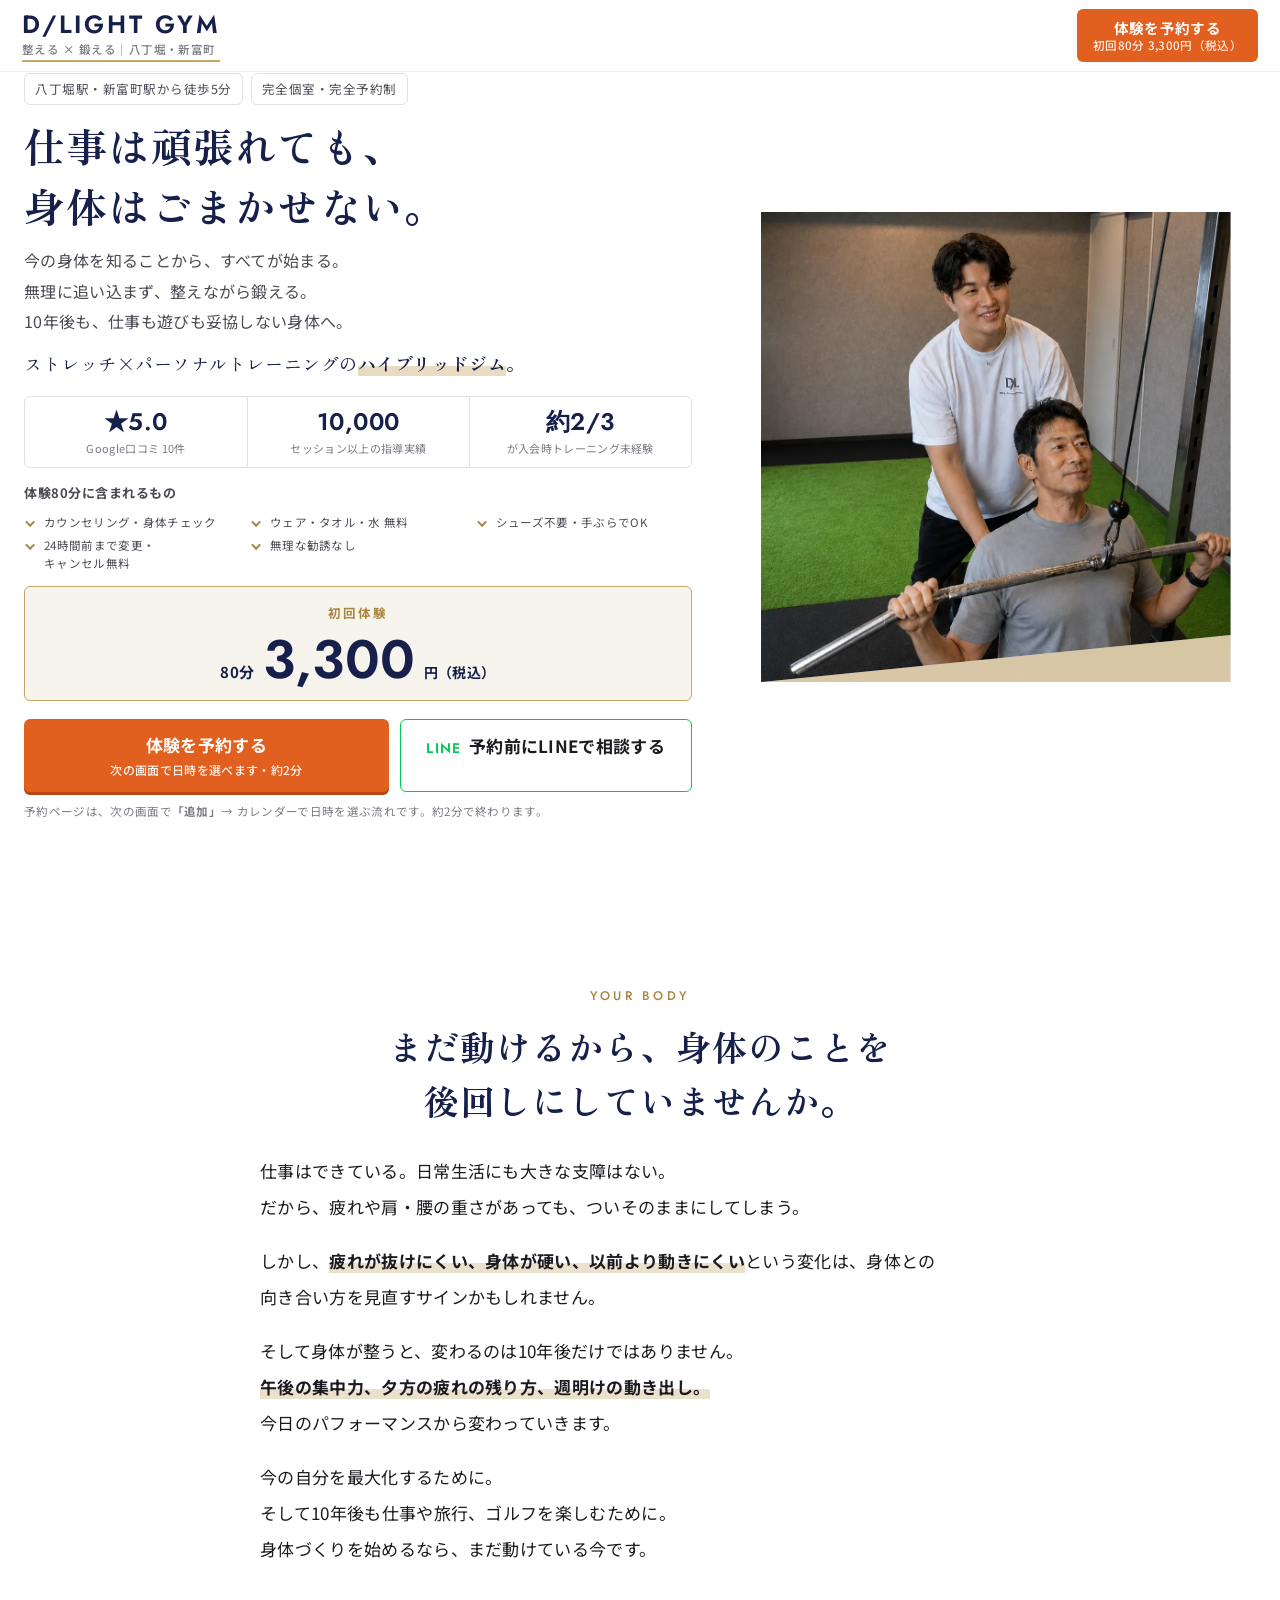
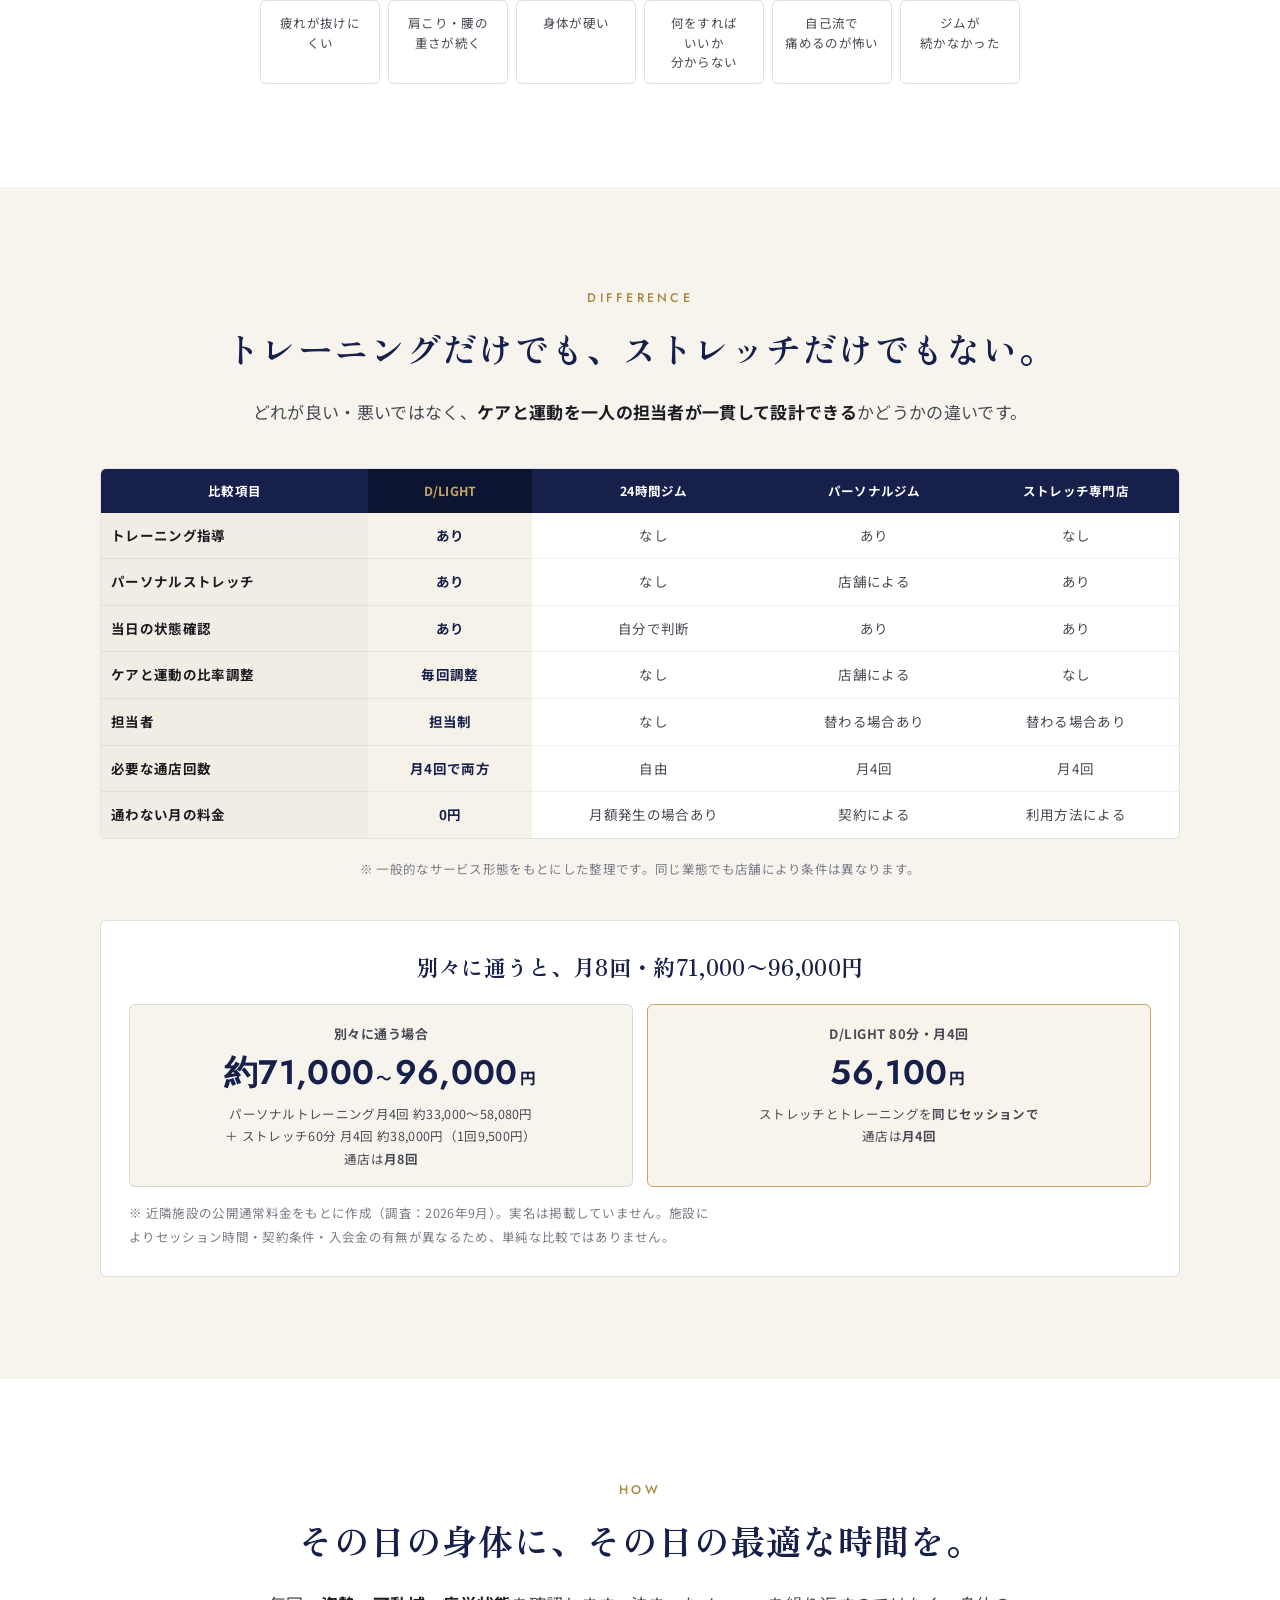
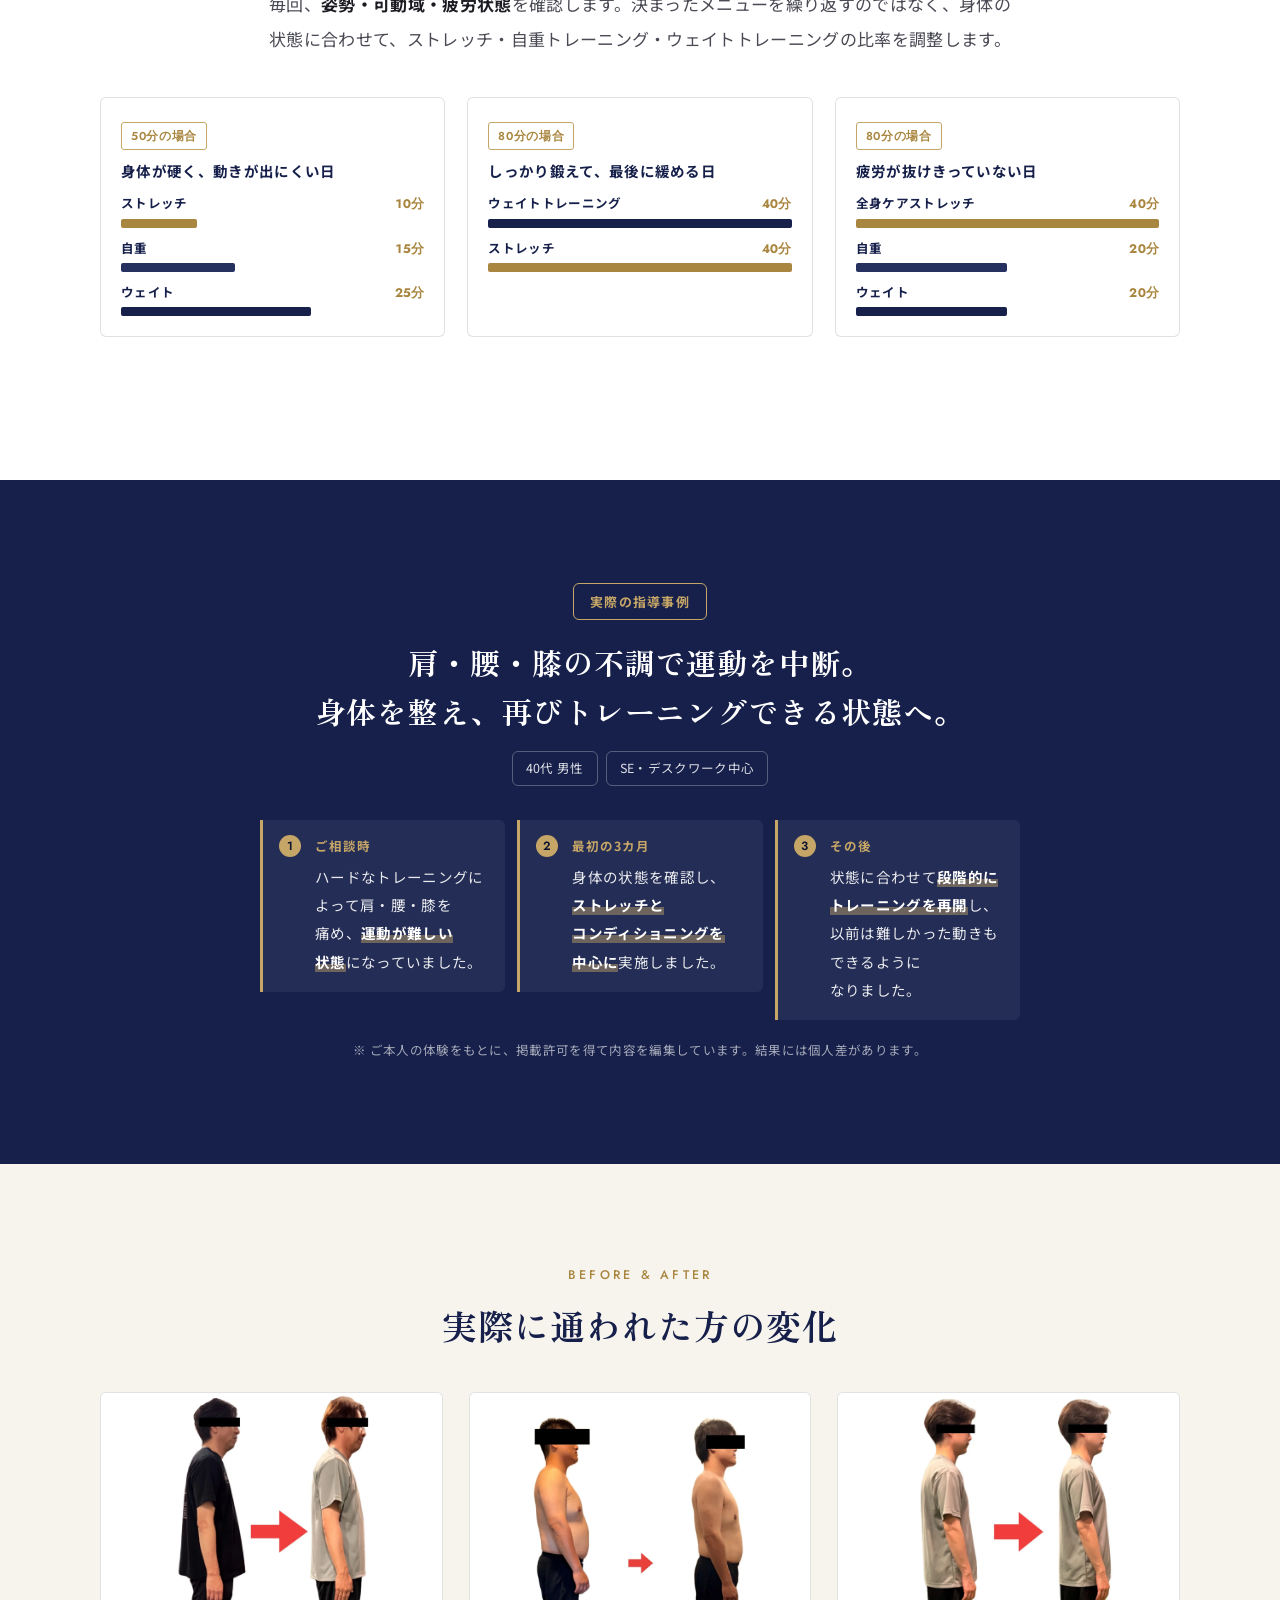
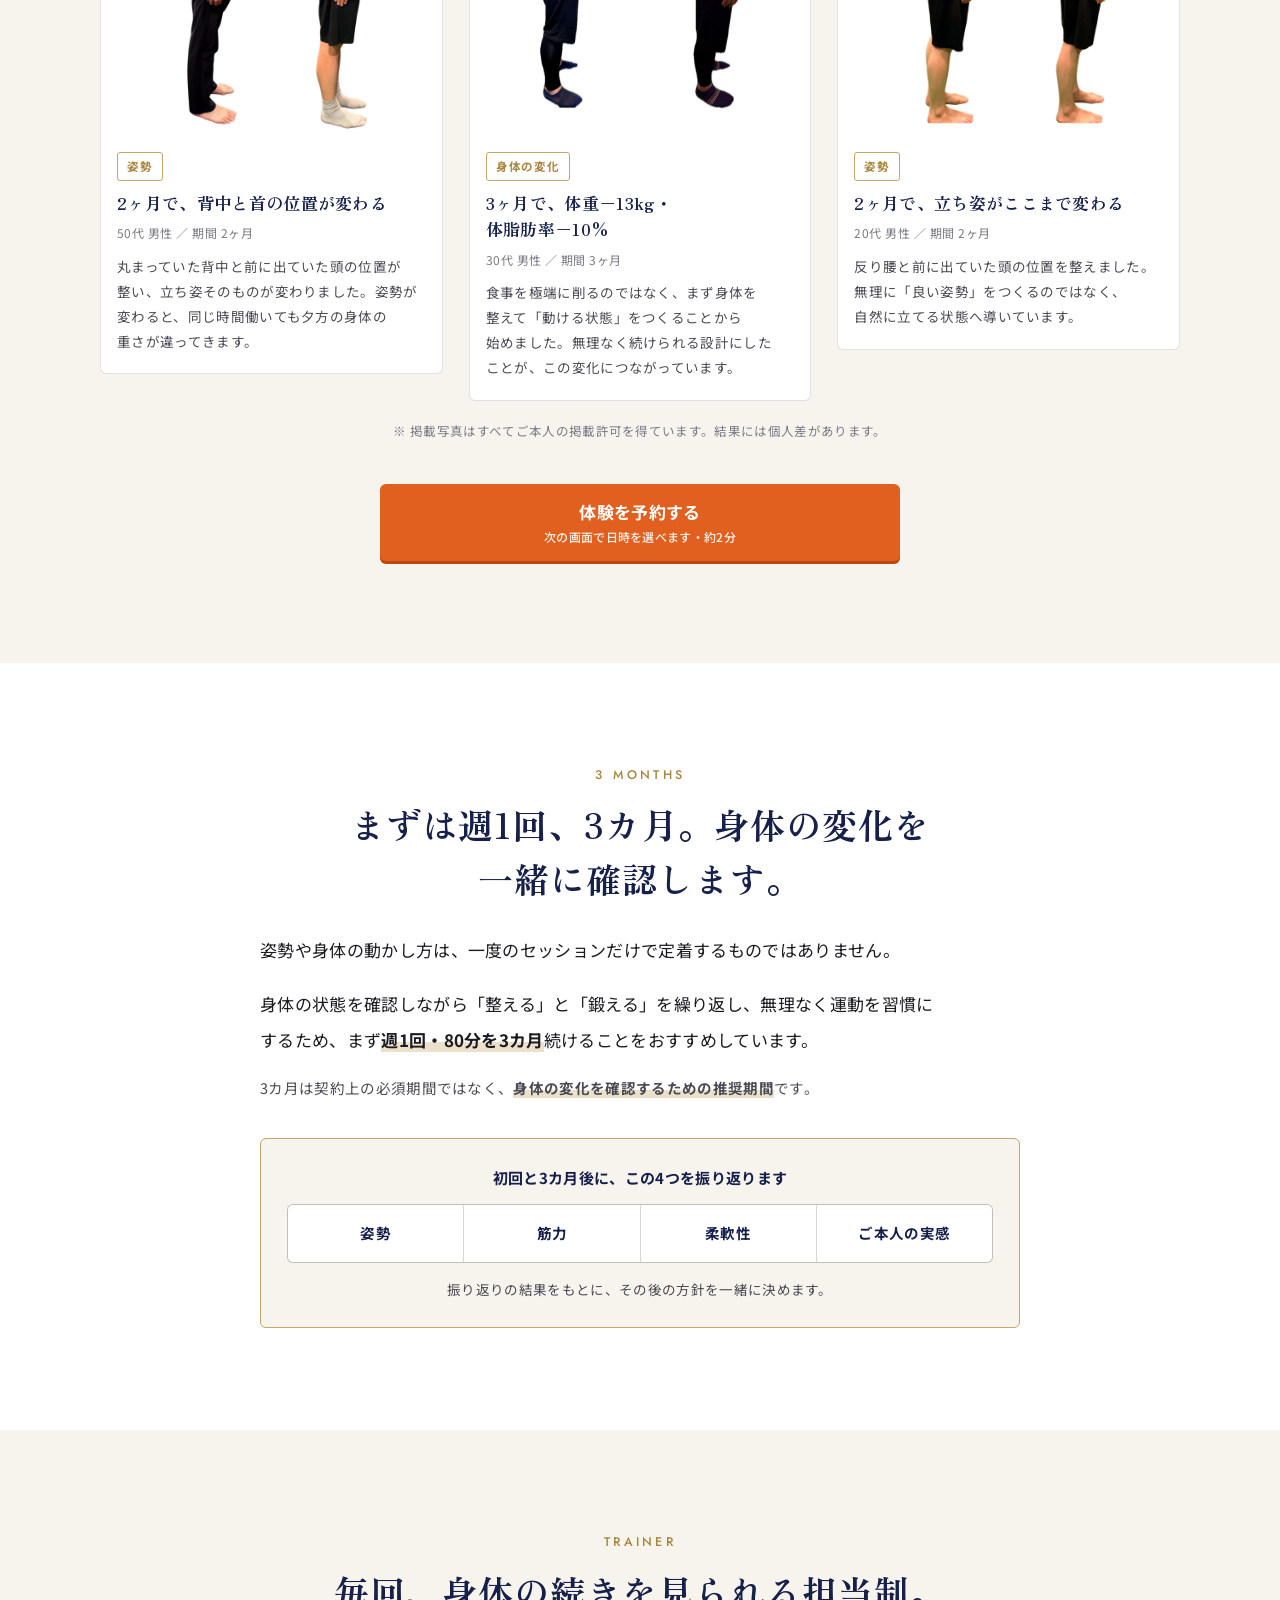
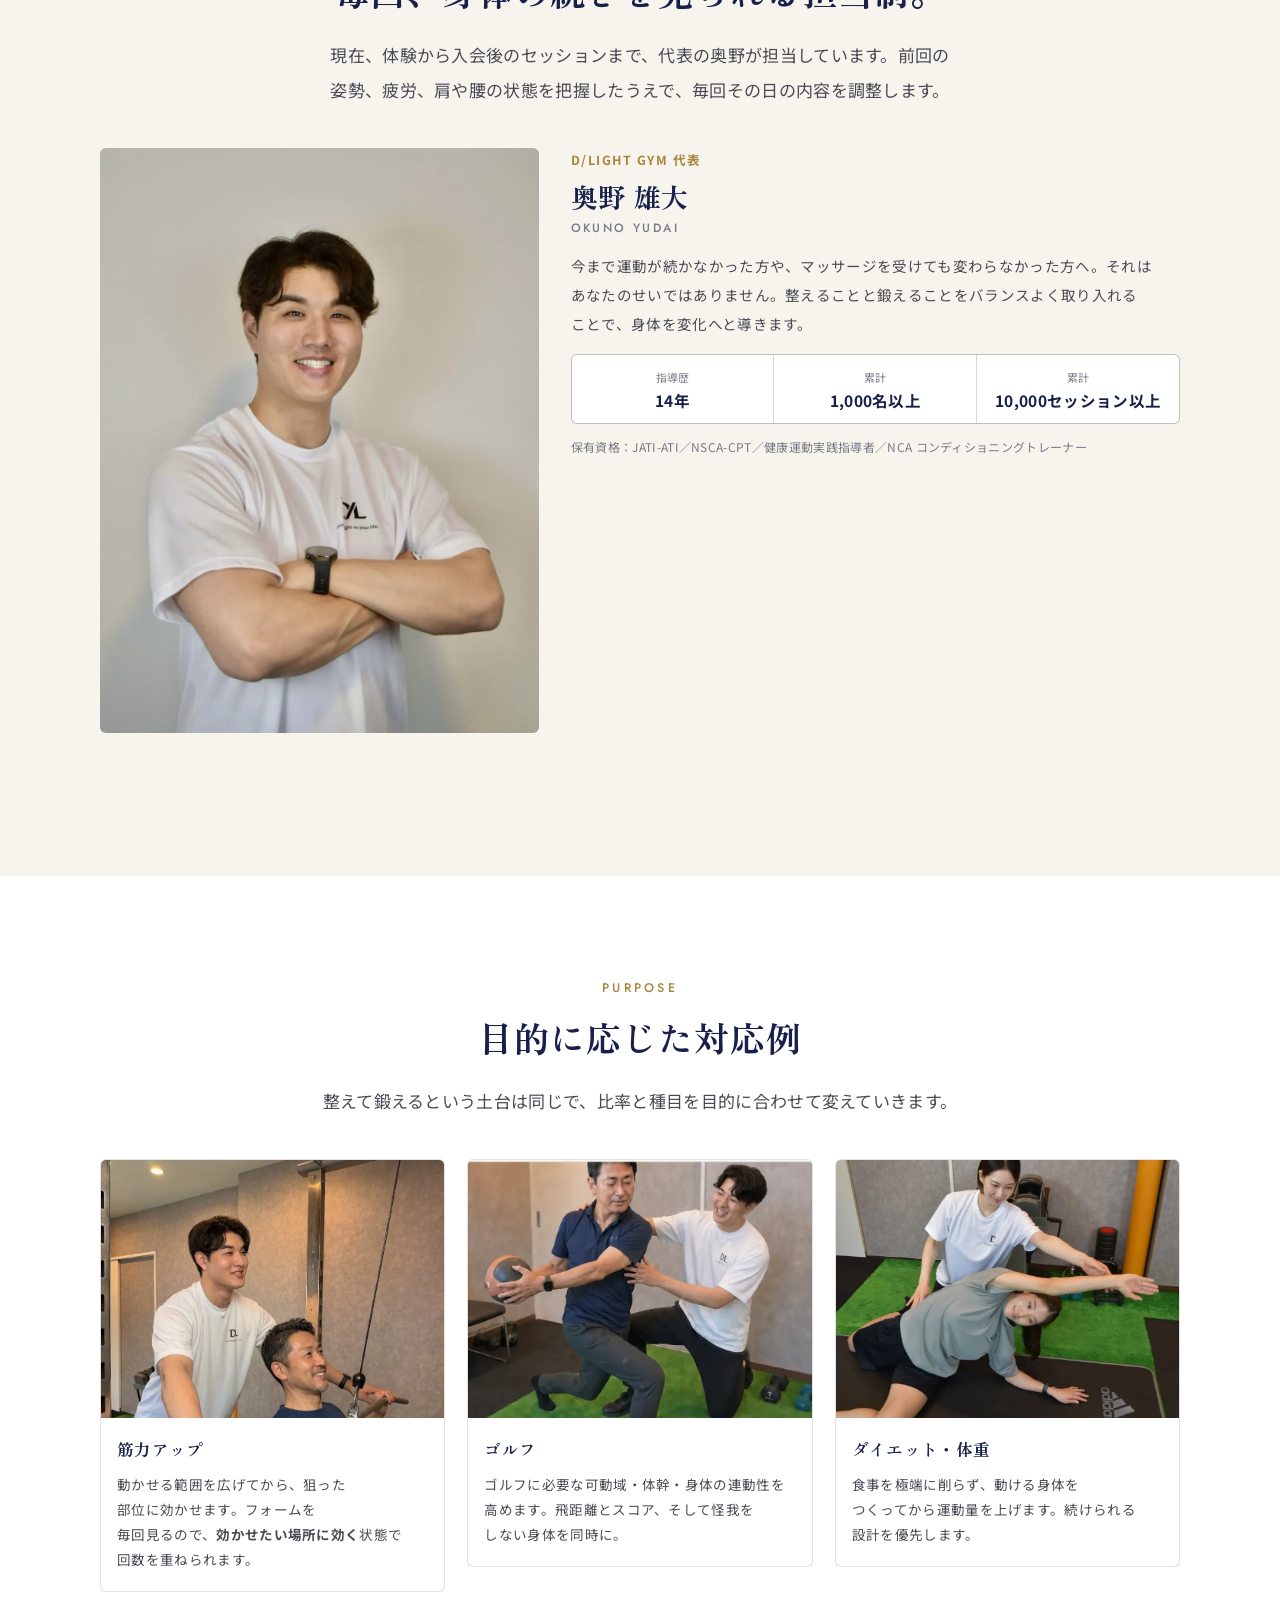
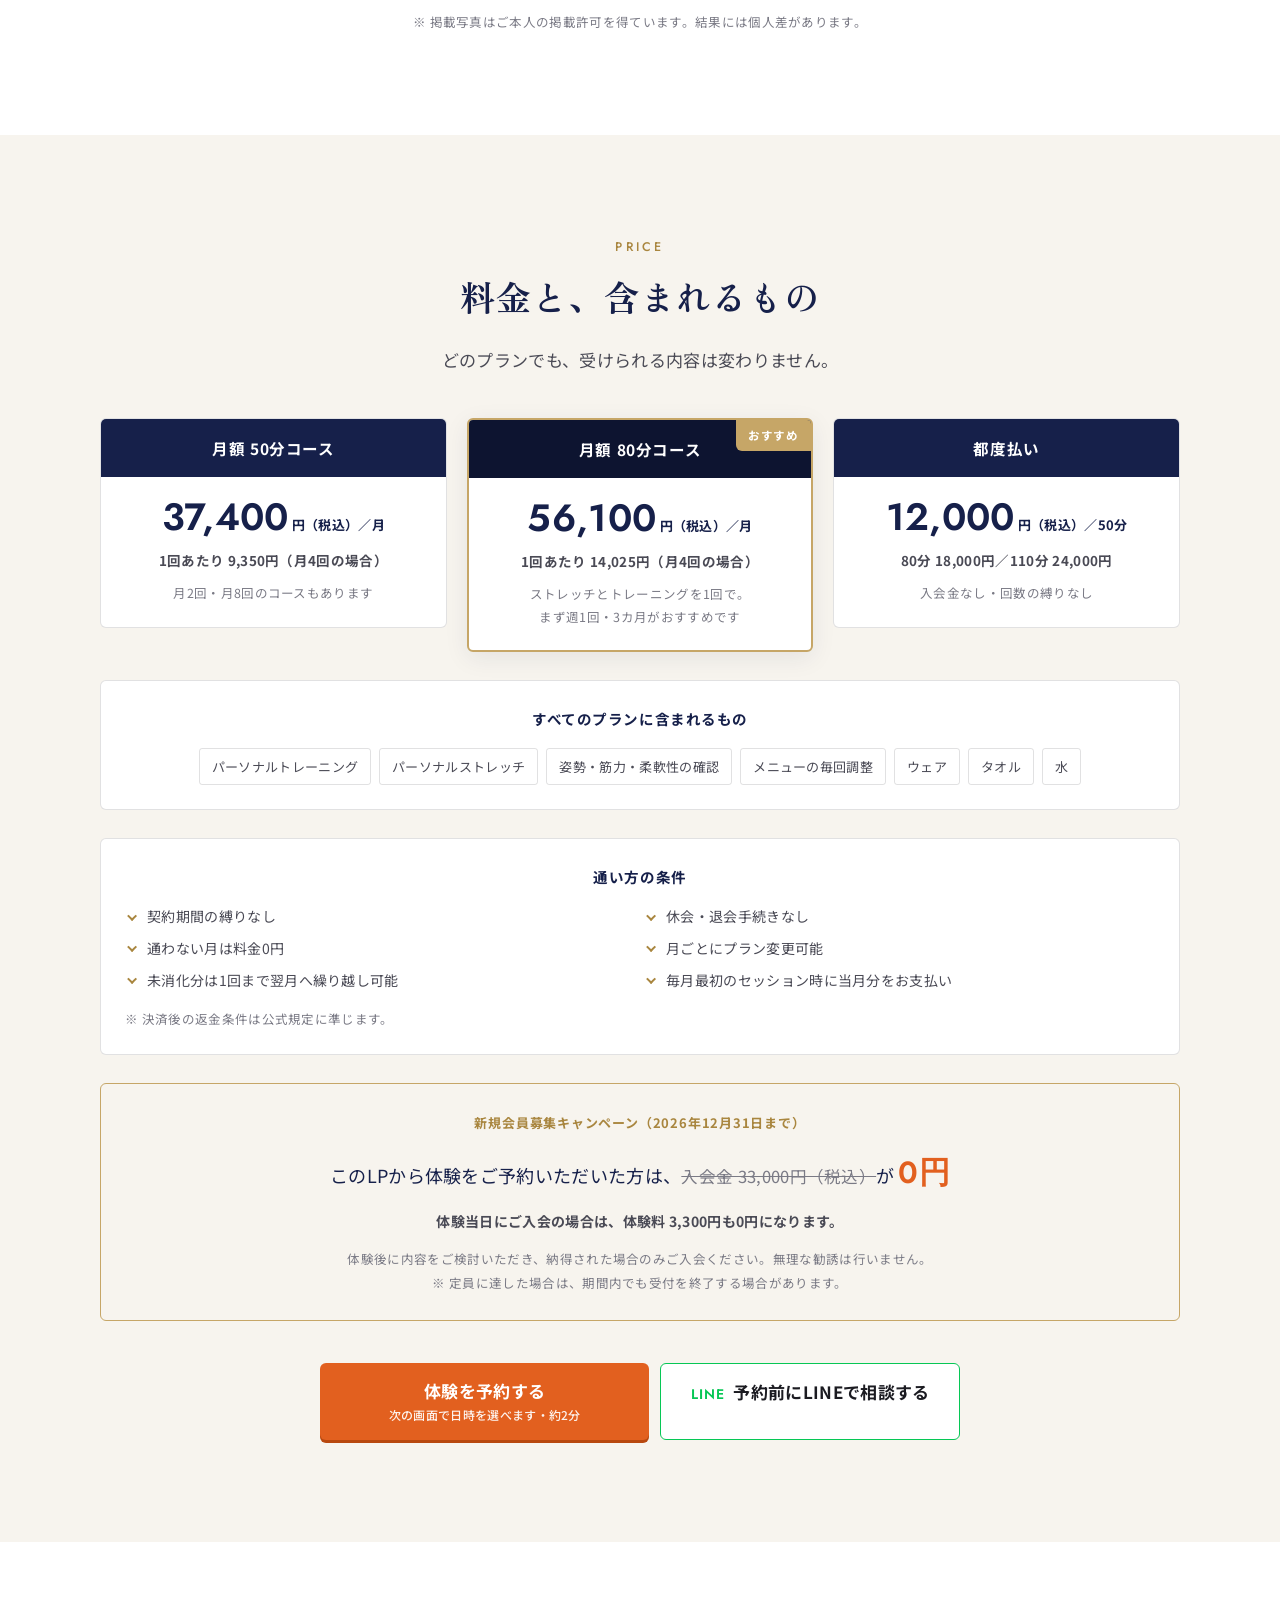
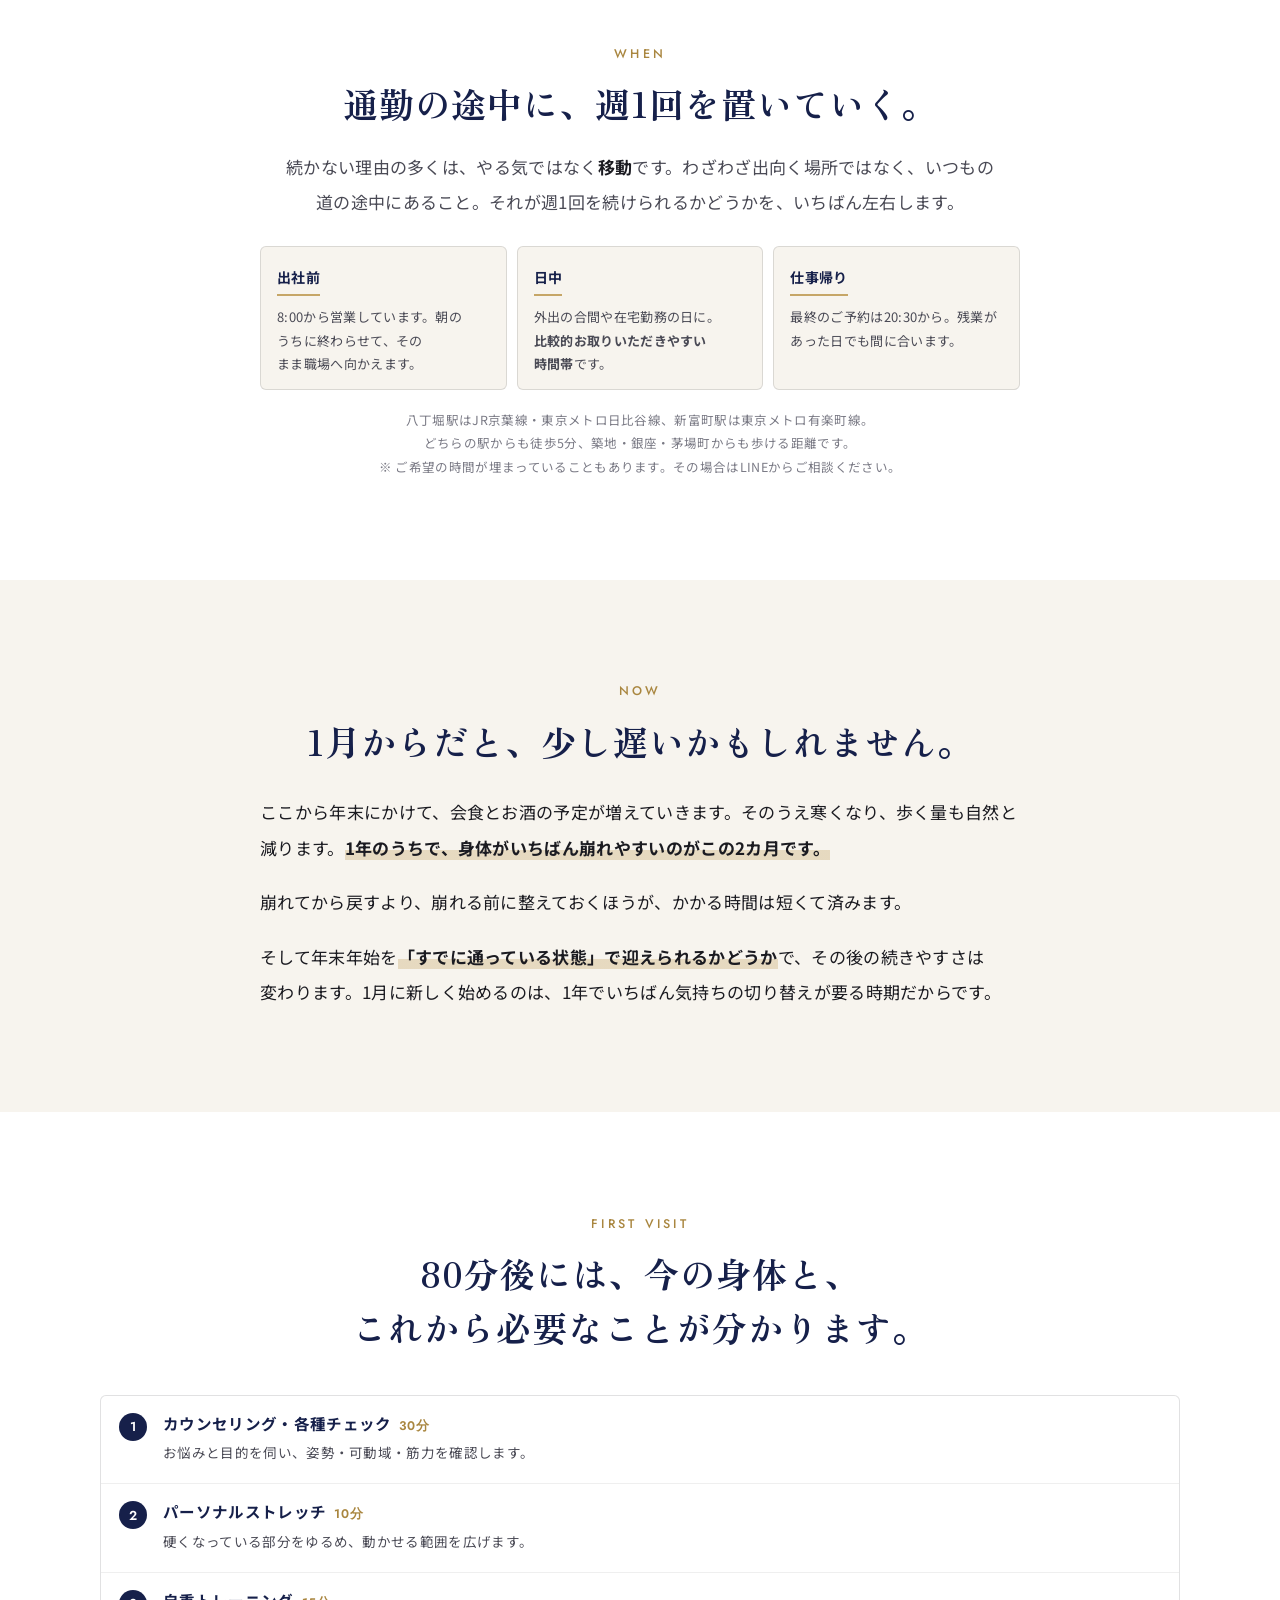
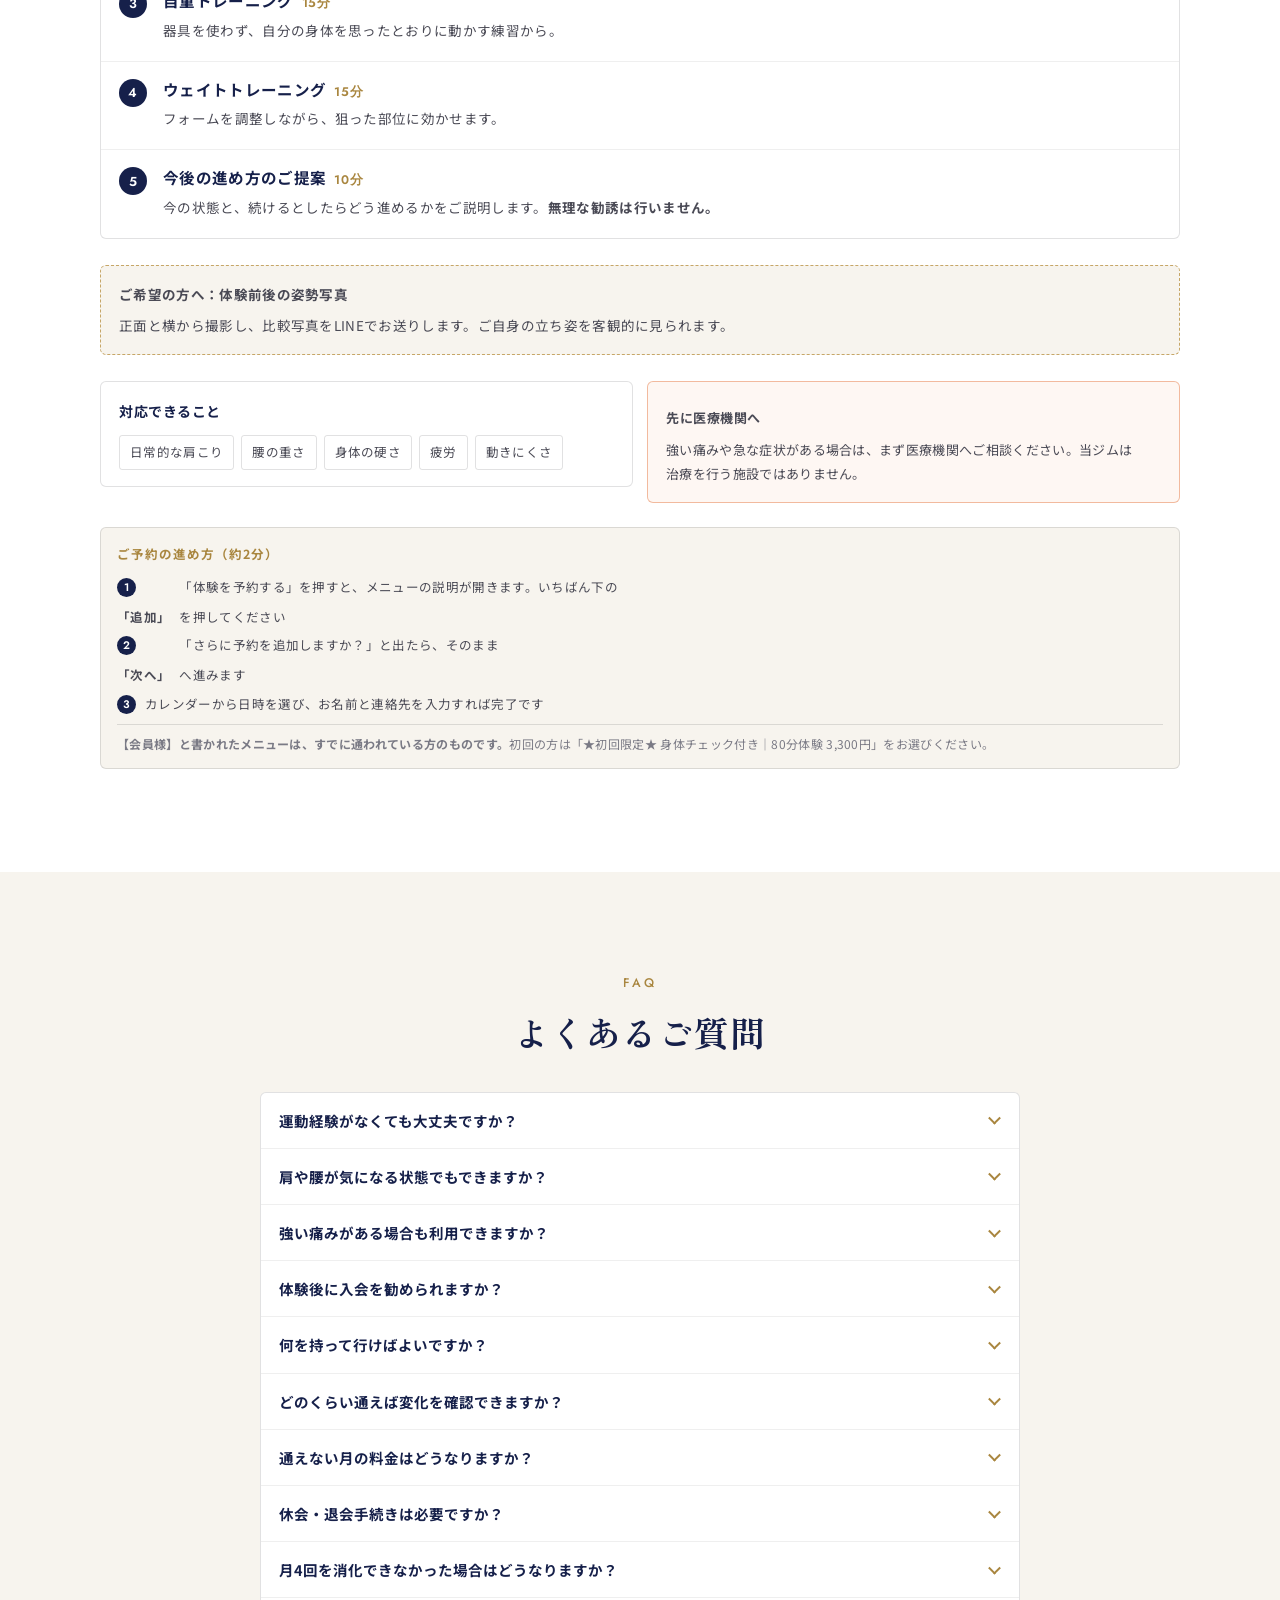
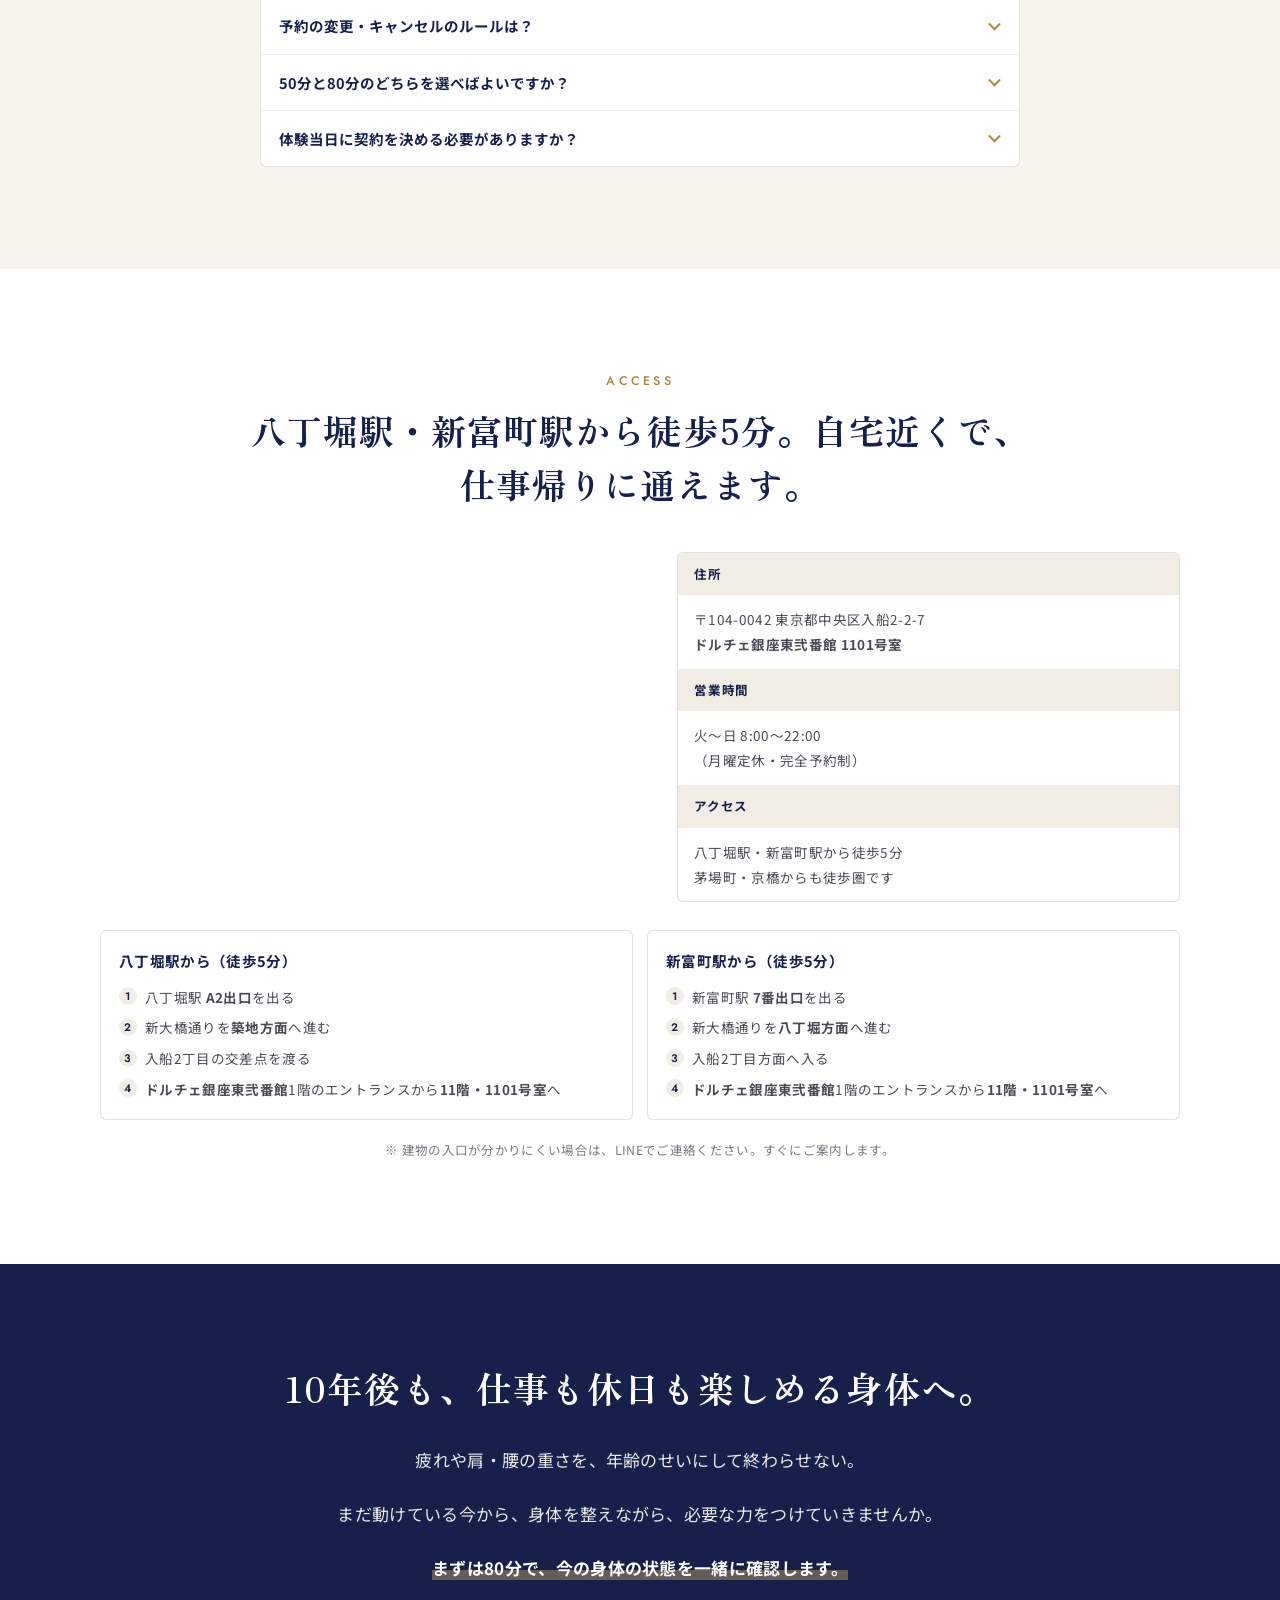
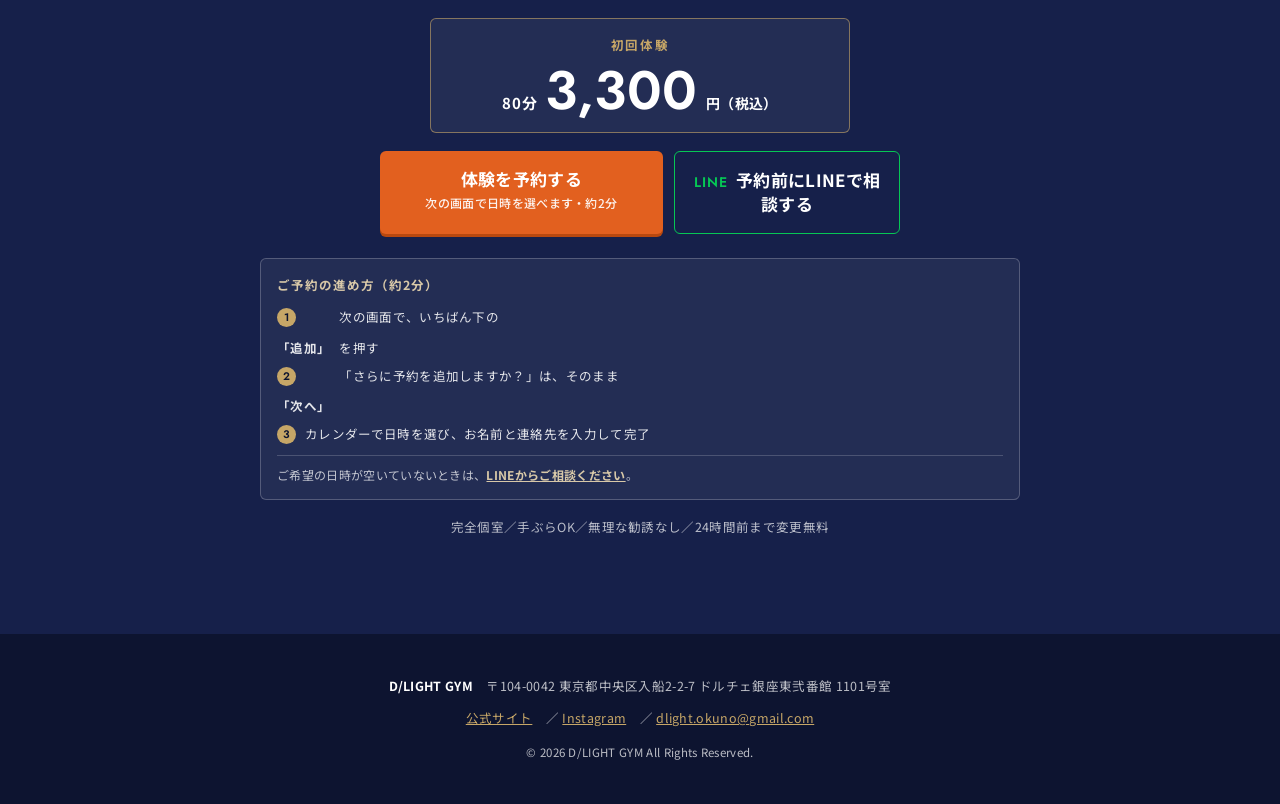
<file: lp2.html>
<!DOCTYPE html>
<html lang="ja">
<head>
<meta charset="UTF-8">
<meta name="viewport" content="width=device-width, initial-scale=1">
<title>初回体験80分 3,300円｜八丁堀・新富町のパーソナルジム D/LIGHT GYM</title>
<!-- ============================================================
     lp2.html ＝ index.html の改善版（2026/10/27）。
     「広告のクリックはあるのに予約が入らない」を直すために作った。
     index.html は触っていないので、2本を同時に出して比べられる。
     何を・なぜ変えたかは lp2-notes.md に全部書いてある。
     ★CSSは lp-b.css をそのまま使い、追加分だけ下の <style> にある。
     ============================================================ -->
<!-- GA4もGoogle広告も assets/js/analytics.js が読み込む（gtag.jsは1本だけ）。
     Google広告が案内するスニペットをここに貼ると、ライブラリが2本になり
     コンバージョンも二重に飛ぶ。IDとラベルは analytics.js の冒頭にある。 -->
<meta name="description" content="八丁堀駅・新富町駅から徒歩5分、完全個室・完全予約制のパーソナルジム D/LIGHT GYM。ストレッチとトレーニングを掛け合わせ、その日の身体に合わせて整えながら鍛えます。初回体験80分3,300円（税込）、手ぶらでOK・無理な勧誘なし。">
<!-- このページが本番のLP（B案）。lp-a.html は比較用に残しているだけ。
     GitHub Pages は確認用の仮URLなので、同じ内容が2箇所にある状態を避けるため
     いまは検索対象外にしている。本番 dlightgym.com/lp/trial/ へ移すときに
     ここを "index, follow" へ戻すこと。 -->
<meta name="robots" content="noindex, nofollow">
<!-- lp2 は検証用。canonical は置かない（noindex のまま運用する） -->
<meta property="og:type" content="website">
<meta property="og:title" content="初回体験80分 3,300円｜D/LIGHT GYM（八丁堀・新富町）">
<meta property="og:description" content="整えながら鍛える、ストレッチ×パーソナルトレーニングのハイブリッドジム。完全個室・担当制。初回体験80分3,300円（税込）、手ぶらでOK・無理な勧誘なし。">
<!-- LINEやSNSに貼ったときのサムネ。絶対URLでないと読まれないため、いま実際に
     配信されている GitHub Pages を指している。本番へ移したら
     https://dlightgym.com/lp/trial/assets/img/og-trial.jpg に直すこと。
     ★画像には体験料金が焼き込まれている。料金や見出しを変えたら作り直すこと
       （作り方は README「SNS・LINEに貼ったときのサムネ」）。 -->
<meta property="og:image" content="https://dlightokuno.github.io/dlight-lp-trial/assets/img/og-trial.jpg">
<meta property="og:image:width" content="1200">
<meta property="og:image:height" content="630">
<meta property="og:image:alt" content="仕事は頑張れても、身体はごまかせない。初回体験80分3,300円｜D/LIGHT GYM">
<meta property="og:site_name" content="D/LIGHT GYM">
<meta property="og:locale" content="ja_JP">
<meta property="og:url" content="https://dlightokuno.github.io/dlight-lp-trial/lp2.html">
<meta name="twitter:card" content="summary_large_image">
<!-- スマホのブラウザ上部の色。ページ最上部（固定ヘッダー）が白なので白に合わせる -->
<meta name="theme-color" content="#FFFFFF">
<link rel="icon" href="assets/favicon-32.png" sizes="32x32">
<link rel="apple-touch-icon" href="assets/apple-touch-icon.png">
<link rel="preconnect" href="https://fonts.googleapis.com">
<link rel="preconnect" href="https://fonts.gstatic.com" crossorigin>
<link href="https://fonts.googleapis.com/css2?family=Jost:wght@400;500;600&family=Noto+Sans+JP:wght@400;500;700&family=Zen+Old+Mincho:wght@600;700&display=swap" rel="stylesheet">
<link rel="stylesheet" href="assets/css/lp-b.css?v=20261027a">

<!-- lp2 で足したぶんだけ。lp-b.css は1行も変えていないので、
     このブロックを消せば index.html と同じ見た目に戻る。 -->
<style>
/* 予約の進め方。Squareの画面が「追加」から始まるので、
   その1手目を先に見せておかないと、ここで止まる人が出る。 */
.bk{margin-top:clamp(16px,2.4vw,24px);border:1px solid var(--line);
  border-radius:var(--radius);background:var(--paper);padding:14px 16px;text-align:left}
.bk--on-navy{background:rgba(255,255,255,.06);border-color:rgba(255,255,255,.22)}
.bk__hd{font-size:12.5px;font-weight:700;letter-spacing:.08em;color:var(--gold-d)}
.bk--on-navy .bk__hd{color:var(--sand)}
.bk__list{margin-top:9px;display:grid;gap:7px}
.bk__list li{display:grid;grid-template-columns:auto 1fr;gap:9px;align-items:start;
  font-size:12.5px;line-height:1.7;color:var(--ink-2)}
.bk--on-navy .bk__list li{color:rgba(255,255,255,.88)}
.bk__list li b{display:grid;place-items:center;width:19px;height:19px;border-radius:50%;
  background:var(--navy);color:#fff;font-family:var(--f-en);font-size:11px;
  font-weight:600;line-height:1;margin-top:2px}
.bk--on-navy .bk__list li b{background:var(--gold);color:var(--navy-d)}
.bk__alt{margin-top:10px;padding-top:9px;border-top:1px solid var(--line);
  font-size:12px;line-height:1.7;color:var(--ink-3)}
.bk--on-navy .bk__alt{border-top-color:rgba(255,255,255,.18);color:rgba(255,255,255,.72)}
.bk__alt a{color:var(--gold-d);font-weight:700}
.bk--on-navy .bk__alt a{color:var(--sand)}

/* ファーストビューに置く1行版。ここで長い説明を足すと料金が下へ落ちるので、
   1行だけにしてある（詳しい手順は #trial と最終CTAにある）。 */
.bk__mini{margin-top:10px;font-size:11.5px;line-height:1.65;color:var(--ink-3);text-wrap:pretty}

/* いつ通うか */
.when{margin-top:clamp(18px,2.6vw,26px);display:grid;gap:10px}
@media(min-width:800px){.when{grid-template-columns:repeat(3,1fr)}}
.when li{border:1px solid var(--line);border-radius:var(--radius);
  background:var(--paper);padding:14px 16px}
.when__t{display:inline-block;font-size:14px;font-weight:700;color:var(--navy);
  border-bottom:2px solid var(--gold);padding-bottom:3px}
.when__d{margin-top:9px;font-size:13px;line-height:1.8;color:var(--ink-2)}
</style>
<noscript><style>[data-reveal]{opacity:1!important;transform:none!important}.acc__a{display:block!important}.mcta{transform:none!important}</style></noscript>

<!-- ============ 構造化データ ============
     検索エンジンに「何の店か・いくらか・どんな質問に答えているか」を機械可読で渡す。

     ★aggregateRating（★5.0・10件）は意図的に入れていない。
       Googleのガイドラインで、自社サイトに自社の評価をマークアップするのは
       「自己申告のレビュー」として禁止されている。GBPのクチコミは検索結果側で
       Googleが出すものなので、こちらで書くと手動対策の対象になりうる。
       ページ上での表示（見える形での引用）は問題ないので、そちらだけ行う。

     FAQPage は、ページに実際に表示されている質問と回答だけを、同じ文面で書くこと。
     見えていないものを書くとGoogleに無視されるか、手動対策の対象になる。
     FAQを増減したら、必ずこちらも同じ数・同じ文面に直す（現在12問）。 -->
<script type="application/ld+json">
{
  "@context": "https://schema.org",
  "@type": "HealthAndBeautyBusiness",
  "name": "D/LIGHT GYM",
  "description": "ストレッチで「整える」とトレーニングで「鍛える」を掛け合わせ、その日の身体の状態に合わせて比率を調整するパーソナルジム",
  "address": {
    "@type": "PostalAddress",
    "postalCode": "104-0042",
    "addressRegion": "東京都",
    "addressLocality": "中央区",
    "streetAddress": "入船2-2-7 ドルチェ銀座東弐番館1101号室"
  },
  "email": "dlight.okuno@gmail.com",
  "url": "https://dlightgym.com/",
  "image": "https://dlightgym.com/assets/img/hero-home.jpg",
  "sameAs": ["https://www.instagram.com/dlight_personalgym"],
  "openingHoursSpecification": [
    { "@type": "OpeningHoursSpecification", "dayOfWeek": ["Tuesday","Wednesday","Thursday","Friday","Saturday","Sunday"], "opens": "08:00", "closes": "22:00" }
  ],
  "priceRange": "¥¥¥"
}
</script>
<script type="application/ld+json">{"@context":"https://schema.org","@type":"Service","serviceType":"体験パーソナルトレーニング","provider":{"@type":"HealthAndBeautyBusiness","name":"D/LIGHT GYM"},"areaServed":"東京都中央区","offers":{"@type":"Offer","name":"初回体験 80分","price":"3300","priceCurrency":"JPY","availability":"https://schema.org/InStock","url":"https://dlightgym.com/lp/trial/"}}</script>
<script type="application/ld+json">{"@context":"https://schema.org","@type":"FAQPage","mainEntity":[
{"@type":"Question","name":"運動経験がなくても大丈夫ですか？","acceptedAnswer":{"@type":"Answer","text":"大丈夫です。入会時にトレーニング未経験だった方が、およそ3人に2人です。まず身体の状態を確認してから、その日にできる範囲で組み立てます。"}},
{"@type":"Question","name":"肩や腰が気になる状態でもできますか？","acceptedAnswer":{"@type":"Answer","text":"はい。肩や腰の重さ、身体の硬さがある方こそ、状態を確認しながら進めます。動かせる範囲を広げてから鍛えるので、いきなり負荷をかけることはありません。"}},
{"@type":"Question","name":"強い痛みがある場合も利用できますか？","acceptedAnswer":{"@type":"Answer","text":"強い痛みや急な症状がある場合は、先に医療機関へご相談ください。当ジムは治療を行う施設ではありません。医療機関を受診されたうえで運動の許可が出ている場合は、その範囲で対応します。"}},
{"@type":"Question","name":"体験後に入会を勧められますか？","acceptedAnswer":{"@type":"Answer","text":"体験の最後に、今の身体の状態と、続けるとしたらどう進めるかをご説明します。そのうえでご検討いただき、納得された場合のみご入会ください。無理な勧誘は行いません。"}},
{"@type":"Question","name":"何を持って行けばよいですか？","acceptedAnswer":{"@type":"Answer","text":"手ぶらでお越しいただけます。ウェア・タオル・お水は無料でご用意しています。人工芝とマットの上で行うため、シューズも必要ありません。"}},
{"@type":"Question","name":"どのくらい通えば変化を確認できますか？","acceptedAnswer":{"@type":"Answer","text":"個人差はありますが、まず週1回・80分を3カ月続けることをおすすめしています。初回と3カ月後に姿勢・筋力・柔軟性とご本人の実感を振り返り、その後の方針を一緒に決めます。"}},
{"@type":"Question","name":"通えない月の料金はどうなりますか？","acceptedAnswer":{"@type":"Answer","text":"0円です。月額は、その月の最初のセッション時にお支払いいただきます。通わなかった月に料金は発生しません。"}},
{"@type":"Question","name":"休会・退会手続きは必要ですか？","acceptedAnswer":{"@type":"Answer","text":"必要ありません。契約期間の縛りがないため、休会や退会の手続きなしでご利用を止めていただけます。再開したくなったときも、ご予約いただくだけです。"}},
{"@type":"Question","name":"月4回を消化できなかった場合はどうなりますか？","acceptedAnswer":{"@type":"Answer","text":"未消化分は1回まで翌月へ繰り越せます。また、月ごとにプランを変更できますので、忙しい月は回数の少ないプランへ切り替えることもできます。"}},
{"@type":"Question","name":"予約の変更・キャンセルのルールは？","acceptedAnswer":{"@type":"Answer","text":"ご予約の24時間前まで、変更・キャンセルは無料です。体験のご予約も同じ扱いです。"}},
{"@type":"Question","name":"50分と80分のどちらを選べばよいですか？","acceptedAnswer":{"@type":"Answer","text":"ストレッチとトレーニングの両方を1回のセッションに入れたい場合は80分をおすすめします。50分は、目的を絞って短時間で行いたい方向けです。体験は80分なので、実際に受けてから決めていただけます。"}},
{"@type":"Question","name":"体験当日に契約を決める必要がありますか？","acceptedAnswer":{"@type":"Answer","text":"ありません。持ち帰ってご検討いただけます。体験当日にご入会された場合は体験料が0円になりますが、後日のご入会でも入会金無料キャンペーンは適用されます。"}}
]}</script>
</head>
<body>

<header class="hd">
  <div class="hd__in">
    <a class="hd__name" href="https://dlightgym.com/" target="_blank" rel="noopener">D/LIGHT GYM
      <span class="hd__sub">整える × 鍛える｜八丁堀・新富町</span></a>
    <a class="hd__cta" href="https://book.squareup.com/appointments/jqg8slb8u0tfya/location/L7PXPNPQZ5DK2/services/DS5GKGL3V32YYJWJ65FOD5EP" target="_blank" rel="noopener">体験を予約する<small>初回80分 3,300円（税込）</small></a>
  </div>
</header>

<!-- ============ ファーストビュー ============
     PCは左右2カラム（左＝コピー／右＝写真）。1カラムだと写真の高さぶんコピーが
     下がり、1440×800級のノートで見出しと料金とCTAが折り返しの下に落ちる。
     2カラムなら写真の高さがコピーの位置に影響しないので、この3つを必ず画面内に
     置ける。スマホは写真→コピーの縦積み。 -->
<section class="fv">
  <!-- FVは5ブロックに分けて、スマホとPCで並び順を変えている（grid-template-areas）。
       スマホ： 見出し → 写真 → サブコピー → 料金とCTA → 独自性・信頼材料
       PC　　： 左に 見出し→サブ→独自性・信頼→料金とCTA、右に写真

       スマホで料金とCTAを先に出しているのは、
       「タイトル・料金・CTAが早い段階で見えること」を満たすため。
       仕様書の並び（サブ→独自性→信頼→オファー→CTA）のまま縦に積むと、
       390px幅の端末で料金が945px、CTAが1117pxの位置になり、
       最初の画面（844px）にどちらも入らなかった。 -->
  <div class="fv__head">
    <p class="fv__area"><span>八丁堀駅・新富町駅から徒歩5分</span><span>完全個室・完全予約制</span></p>
    <h1 class="fv__ttl">仕事は頑張れても、<br>身体はごまかせない。</h1>
  </div>

  <!-- 写真は切り抜きではなく、下辺を斜めに切ったパネル。斜めの下から金のくさびが
       のぞく。写真を差し替えるときは lp-b.css の aspect-ratio と object-position の
       Y を必ず測り直すこと（README「枠が正方形（1/1）である理由」）。 -->
  <div class="fv__photo">
    <span class="fv__wedge" aria-hidden="true"></span>
    <img class="fv__shot" src="assets/img/hero-lat-pulldown-wide.webp" alt="D/LIGHT GYM のトレーナーが50代男性のラットプルダウンのフォームを指導している様子" width="1023" height="1537" fetchpriority="high">
  </div>

  <div class="fv__lead">
    <p class="fv__sub">今の身体を知ることから、すべてが始まる。<br>
      無理に追い込まず、整えながら鍛える。<br>
      <span class="nw">10年後も、</span>仕事も遊びも妥協しない身体へ。</p>
  </div>

  <div class="fv__act">
    <div class="offer">
      <p class="offer__hd">初回体験</p>
      <p class="offer__main"><span>80分</span><b>3,300</b><small>円（税込）</small></p>
    </div>
    <div class="btnrow">
      <a class="btn btn--main" href="https://book.squareup.com/appointments/jqg8slb8u0tfya/location/L7PXPNPQZ5DK2/services/DS5GKGL3V32YYJWJ65FOD5EP" target="_blank" rel="noopener">体験を予約する<span class="btn__sub">次の画面で日時を選べます・約2分</span></a>
      <a class="btn btn--line" href="https://lin.ee/v4NK1TV" target="_blank" rel="noopener">予約前にLINEで相談する</a>
    </div>
    <p class="bk__mini">予約ページは、次の画面で<strong>「追加」</strong>→ カレンダーで日時を選ぶ流れです。約2分で終わります。</p>
  </div>

  <div class="fv__sup">
    <!-- 2026/10/10：ここにあった「整えながら鍛える。」はサブコピーと重複するため削除した。
         金のマーカーだけ「ハイブリッドジム」に移して、FVの視線の引っかかりを残している。 -->
    <p class="fv__usp"><span class="nw">ストレッチ×パーソナルトレーニングの</span><span class="nw"><b>ハイブリッドジム</b>。</span></p>

    <ul class="proof">
      <li><b>★5.0</b><span>Google口コミ 10件</span></li>
      <li><b>10,000</b><span>セッション以上の指導実績</span></li>
      <li><b>約2/3</b><span>が入会時トレーニング未経験</span></li>
    </ul>

    <p class="incl__hd incl__hd--fv">体験80分に含まれるもの</p>
    <ul class="offer__list">
      <li>カウンセリング・身体チェック</li>
      <li>ウェア・タオル・水 無料</li>
      <li>シューズ不要・手ぶらでOK</li>
      <li>24時間前まで変更・キャンセル無料</li>
      <li>無理な勧誘なし</li>
    </ul>
  </div>
</section>

<!-- ============ 悩みへの共感 ============ -->
<section class="sec sec--white" id="empathy">
  <div class="wrap wrap--narrow">
    <h2 class="ttl" data-reveal><span class="ttl__en">Your Body</span>まだ動けるから、<br class="sp-br">身体のことを<br class="pc-br">後回しにしていませんか。</h2>
    <div class="prose" data-reveal>
      <p>仕事はできている。日常生活にも大きな支障はない。<br class="pc-br">
        だから、疲れや肩・腰の重さがあっても、ついそのままにしてしまう。</p>
      <p>しかし、<strong><span class="nw">疲れが抜けにくい、</span><span class="nw">身体が硬い、</span><span class="nw">以前より動きにくい</span></strong>という変化は、身体との向き合い方を見直すサインかもしれません。</p>
      <p>そして身体が整うと、変わるのは10年後だけではありません。<br class="pc-br">
        <strong><span class="nw">午後の集中力、</span><span class="nw">夕方の疲れの残り方、</span><span class="nw">週明けの動き出し。</span></strong><br class="pc-br">
        <span class="nw">今日のパフォーマンスから変わっていきます。</span></p>
      <p>今の自分を最大化するために。<br class="pc-br">
        そして10年後も仕事や旅行、ゴルフを楽しむために。<br class="pc-br">
        身体づくりを始めるなら、<span class="nw">まだ動けている今です。</span></p>
    </div>
    <ul class="syms" data-reveal>
      <li>疲れが抜けにくい</li><li>肩こり・腰の重さが続く</li><li>身体が硬い</li>
      <li>何をすればいいか分からない</li><li>自己流で痛めるのが怖い</li><li>ジムが続かなかった</li>
    </ul>
  </div>
</section>

<!-- ============ 他の選択肢との違い ============ -->
<section class="sec sec--paper" id="compare">
  <div class="wrap">
    <h2 class="ttl" data-reveal><span class="ttl__en">Difference</span>トレーニングだけでも、<br class="sp-br">ストレッチだけでもない。</h2>
    <p class="lead" data-reveal>どれが良い・悪いではなく、<strong>ケアと運動を一人の担当者が一貫して設計できる</strong>かどうかの違いです。</p>

    <!-- 表は必ず横スクロールできる箱に入れること。4列あるのでスマホでは
         はみ出す。箱に入れないとページ全体が横に伸びる。 -->
    <div class="tablewrap" data-reveal>
      <table class="cmp">
        <thead>
          <tr><th scope="col">比較項目</th><th scope="col" class="cmp__me">D/LIGHT</th><th scope="col">24時間ジム</th><th scope="col">パーソナルジム</th><th scope="col">ストレッチ専門店</th></tr>
        </thead>
        <tbody>
          <tr><th scope="row">トレーニング指導</th><td class="cmp__me">あり</td><td>なし</td><td>あり</td><td>なし</td></tr>
          <tr><th scope="row">パーソナルストレッチ</th><td class="cmp__me">あり</td><td>なし</td><td>店舗による</td><td>あり</td></tr>
          <tr><th scope="row">当日の状態確認</th><td class="cmp__me">あり</td><td>自分で判断</td><td>あり</td><td>あり</td></tr>
          <tr><th scope="row">ケアと運動の比率調整</th><td class="cmp__me">毎回調整</td><td>なし</td><td>店舗による</td><td>なし</td></tr>
          <tr><th scope="row">担当者</th><td class="cmp__me">担当制</td><td>なし</td><td>替わる場合あり</td><td>替わる場合あり</td></tr>
          <tr><th scope="row">必要な通店回数</th><td class="cmp__me">月4回で両方</td><td>自由</td><td>月4回</td><td>月4回</td></tr>
          <tr><th scope="row">通わない月の料金</th><td class="cmp__me">0円</td><td>月額発生の場合あり</td><td>契約による</td><td>利用方法による</td></tr>
        </tbody>
      </table>
    </div>
    <p class="note" data-reveal>※ 一般的なサービス形態をもとにした整理です。同じ業態でも店舗により条件は異なります。</p>

    <div class="costbox" data-reveal>
      <h3 class="costbox__t">別々に通うと、<span class="nw">月8回・約71,000〜96,000円</span></h3>
      <div class="costbox__grid">
        <div class="costbox__col">
          <p class="costbox__k">別々に通う場合</p>
          <p class="costbox__v">約71,000<small>〜</small>96,000<small>円</small></p>
          <p class="costbox__n"><span class="nw">パーソナルトレーニング月4回</span> <span class="nw">約33,000〜58,080円</span><br>
            <span class="nw">＋ ストレッチ60分 月4回</span> <span class="nw">約38,000円（1回9,500円）</span><br>
            通店は<strong>月8回</strong></p>
        </div>
        <div class="costbox__col costbox__col--me">
          <p class="costbox__k">D/LIGHT 80分・月4回</p>
          <p class="costbox__v">56,100<small>円</small></p>
          <p class="costbox__n"><span class="nw">ストレッチとトレーニングを</span><strong>同じセッションで</strong><br>
            通店は<strong>月4回</strong></p>
        </div>
      </div>
      <p class="note note--in">※ 近隣施設の公開通常料金をもとに作成（調査：2026年9月）。実名は掲載していません。施設によりセッション時間・契約条件・入会金の有無が異なるため、単純な比較ではありません。</p>
    </div>
  </div>
</section>

<!-- ============ ハイブリッド方式 ============ -->
<section class="sec sec--white" id="hybrid">
  <div class="wrap">
    <h2 class="ttl" data-reveal><span class="ttl__en">How</span>その日の身体に、<br class="sp-br">その日の最適な時間を。</h2>
    <p class="lead" data-reveal>毎回、<strong>姿勢・可動域・疲労状態</strong>を確認します。決まったメニューを繰り返すのではなく、身体の状態に合わせて、ストレッチ・自重トレーニング・ウェイトトレーニングの比率を調整します。</p>

    <!-- 帯の幅は --w × 2。--w には「80分に対する割合」を入れる（40分なら50%→幅100%）。
         この決め方にしているので、50分の例は3本合わせても80分の例より短く見える。
         ★合計時間と帯の合計が合っているか、値を触ったら必ず数え直すこと。 -->
    <div class="mixes" data-reveal>
      <figure class="mix">
        <p class="mix__len">50分の場合</p>
        <figcaption class="mix__t">身体が硬く、動きが出にくい日</figcaption>
        <ul class="mix__bar">
          <li class="mix--s" style="--w:12.5%"><span class="mix__k">ストレッチ</span><span class="mix__v">10分</span></li>
          <li class="mix--b" style="--w:18.75%"><span class="mix__k">自重</span><span class="mix__v">15分</span></li>
          <li class="mix--w" style="--w:31.25%"><span class="mix__k">ウェイト</span><span class="mix__v">25分</span></li>
        </ul>
      </figure>
      <figure class="mix">
        <p class="mix__len">80分の場合</p>
        <figcaption class="mix__t">しっかり鍛えて、最後に緩める日</figcaption>
        <ul class="mix__bar">
          <li class="mix--w" style="--w:50%"><span class="mix__k">ウェイトトレーニング</span><span class="mix__v">40分</span></li>
          <li class="mix--s" style="--w:50%"><span class="mix__k">ストレッチ</span><span class="mix__v">40分</span></li>
        </ul>
      </figure>
      <figure class="mix">
        <p class="mix__len">80分の場合</p>
        <figcaption class="mix__t">疲労が抜けきっていない日</figcaption>
        <ul class="mix__bar">
          <li class="mix--s" style="--w:50%"><span class="mix__k">全身ケアストレッチ</span><span class="mix__v">40分</span></li>
          <li class="mix--b" style="--w:25%"><span class="mix__k">自重</span><span class="mix__v">20分</span></li>
          <li class="mix--w" style="--w:25%"><span class="mix__k">ウェイト</span><span class="mix__v">20分</span></li>
        </ul>
      </figure>
    </div>
    <p class="note" data-reveal>※ 帯の長さは時間の目安です。実際の配分は当日の状態で決まります。50分・80分のほか110分もお選びいただけます。</p>
  </div>
</section>

<!-- ============ 指導事例（40代男性SE） ============
     いきなり "Case" とだけ置くと何のブロックか分からないので、
     日本語のラベル → 見出し → 誰の話か → 経過3段、の順で組んでいる。
     経過を「ご相談時 → 最初の3カ月 → その後」に割ったのは、
     ひと続きの文章だと「事例」ではなく「説明文」に見えるため。 -->
<section class="sec sec--navy" id="case">
  <div class="wrap wrap--narrow">
    <p class="case__label" data-reveal>実際の指導事例</p>
    <h2 class="case__ttl" data-reveal>肩・腰・膝の不調で運動を中断。<br>
      身体を整え、<span class="nw">再びトレーニングできる状態へ。</span></h2>
    <p class="case__who" data-reveal><span>40代 男性</span><span>SE・デスクワーク中心</span></p>

    <ol class="case__steps" data-reveal>
      <li>
        <p class="case__k">ご相談時</p>
        <p class="case__t">ハードなトレーニングによって肩・腰・膝を痛め、<strong>運動が難しい状態</strong>になっていました。</p>
      </li>
      <li>
        <p class="case__k">最初の3カ月</p>
        <p class="case__t">身体の状態を確認し、<strong>ストレッチとコンディショニングを中心に</strong>実施しました。</p>
      </li>
      <li>
        <p class="case__k">その後</p>
        <p class="case__t">状態に合わせて<strong>段階的にトレーニングを再開</strong>し、以前は難しかった動きもできるようになりました。</p>
      </li>
    </ol>
    <p class="note note--on-navy" data-reveal>※ ご本人の体験をもとに、掲載許可を得て内容を編集しています。結果には個人差があります。</p>
  </div>
</section>

<!-- ============ ビフォーアフター ============ -->
<section class="sec sec--paper" id="results">
  <div class="wrap">
    <h2 class="ttl" data-reveal><span class="ttl__en">Before &amp; After</span>実際に通われた方の変化</h2>
    <div class="bas" data-reveal>
      <figure class="ba">
        <img src="assets/img/ba-posture-50s.webp" alt="50代男性のビフォーアフター：2ヶ月で背中と首の位置が改善" loading="lazy" width="1600" height="1600">
        <figcaption class="ba__b">
          <p class="ba__tag">姿勢</p>
          <h3 class="ba__n">2ヶ月で、背中と首の位置が変わる</h3>
          <p class="ba__m">50代 男性 ／ 期間 2ヶ月</p>
          <p class="ba__t">丸まっていた背中と前に出ていた頭の位置が整い、立ち姿そのものが変わりました。姿勢が変わると、同じ時間働いても夕方の身体の重さが違ってきます。</p>
        </figcaption>
      </figure>
      <figure class="ba">
        <img src="assets/img/ba-body-30s.webp?v=20261121a" alt="30代男性のビフォーアフター：3ヶ月で体重13kg減、体脂肪率10%減" loading="lazy" width="1920" height="1920">
        <figcaption class="ba__b">
          <p class="ba__tag">身体の変化</p>
          <h3 class="ba__n">3ヶ月で、体重−13kg・体脂肪率−10%</h3>
          <p class="ba__m">30代 男性 ／ 期間 3ヶ月</p>
          <p class="ba__t">食事を極端に削るのではなく、まず身体を整えて「動ける状態」をつくることから始めました。無理なく続けられる設計にしたことが、この変化につながっています。</p>
        </figcaption>
      </figure>
      <figure class="ba">
        <img src="assets/img/ba-posture-20s.webp" alt="20代男性のビフォーアフター：2ヶ月間の姿勢改善の変化" loading="lazy" width="1600" height="1600">
        <figcaption class="ba__b">
          <p class="ba__tag">姿勢</p>
          <h3 class="ba__n">2ヶ月で、立ち姿がここまで変わる</h3>
          <p class="ba__m">20代 男性 ／ 期間 2ヶ月</p>
          <p class="ba__t">反り腰と前に出ていた頭の位置を整えました。無理に「良い姿勢」をつくるのではなく、自然に立てる状態へ導いています。</p>
        </figcaption>
      </figure>
    </div>
    <p class="note" data-reveal>※ 掲載写真はすべてご本人の掲載許可を得ています。結果には個人差があります。</p>

    <div class="btnrow btnrow--mid" data-reveal>
      <a class="btn btn--main" href="https://book.squareup.com/appointments/jqg8slb8u0tfya/location/L7PXPNPQZ5DK2/services/DS5GKGL3V32YYJWJ65FOD5EP" target="_blank" rel="noopener">体験を予約する<span class="btn__sub">次の画面で日時を選べます・約2分</span></a>
    </div>
  </div>
</section>

<!-- ============ 週1回・3カ月の進め方 ============ -->
<section class="sec sec--white" id="plan3">
  <div class="wrap wrap--narrow">
    <h2 class="ttl" data-reveal><span class="ttl__en">3 Months</span>まずは週1回、3カ月。<br class="sp-br">身体の変化を<br class="pc-br">一緒に確認します。</h2>
    <div class="prose" data-reveal>
      <p>姿勢や身体の動かし方は、一度のセッションだけで定着するものではありません。</p>
      <p>身体の状態を確認しながら「整える」と「鍛える」を繰り返し、無理なく運動を習慣にするため、まず<strong>週1回・80分を3カ月</strong>続けることをおすすめしています。</p>
      <p class="prose__note">3カ月は契約上の必須期間ではなく、<strong>身体の変化を確認するための推奨期間</strong>です。</p>
    </div>
    <div class="checkgrid" data-reveal>
      <p class="checkgrid__hd">初回と3カ月後に、この4つを振り返ります</p>
      <ul class="checkgrid__list">
        <li>姿勢</li><li>筋力</li><li>柔軟性</li><li>ご本人の実感</li>
      </ul>
      <p class="checkgrid__ft">振り返りの結果をもとに、その後の方針を一緒に決めます。</p>
    </div>
  </div>
</section>

<!-- ============ 担当制とトレーナー ============ -->
<section class="sec sec--paper" id="trainer">
  <div class="wrap">
    <h2 class="ttl" data-reveal><span class="ttl__en">Trainer</span>毎回、身体の続きを<br class="sp-br">見られる担当制。</h2>
    <p class="lead" data-reveal>現在、体験から入会後のセッションまで、代表の奥野が担当しています。前回の姿勢、疲労、肩や腰の状態を把握したうえで、毎回その日の内容を調整します。</p>

    <div class="trainer" data-reveal>
      <img src="assets/img/trainer-yudai.webp" alt="D/LIGHT GYM 代表 奥野雄大" loading="lazy" width="1066" height="1600">
      <div>
        <p class="trainer__role">D/LIGHT GYM 代表</p>
        <h3 class="trainer__name">奥野 雄大<span>OKUNO YUDAI</span></h3>
        <p class="trainer__p">今まで運動が続かなかった方や、マッサージを受けても変わらなかった方へ。それはあなたのせいではありません。整えることと鍛えることをバランスよく取り入れることで、身体を変化へと導きます。</p>
        <ul class="trainer__list">
          <li><span>指導歴</span><b>14年</b></li>
          <li><span>累計</span><b>1,000名以上</b></li>
          <li><span>累計</span><b>10,000セッション以上</b></li>
        </ul>
        <p class="trainer__q">保有資格：JATI-ATI／NSCA-CPT／健康運動実践指導者／NCA コンディショニングトレーナー</p>
      </div>
    </div>
    <p class="note" data-reveal>※ 将来スタッフが増えた場合も、一人のお客様を同じトレーナーが継続して見る担当制を基本方針としています。</p>
  </div>
</section>

<!-- ============ 目的別の対応例 ============ -->
<section class="sec sec--white" id="purpose">
  <div class="wrap">
    <h2 class="ttl" data-reveal><span class="ttl__en">Purpose</span>目的に応じた対応例</h2>
    <p class="lead" data-reveal>整えて鍛えるという土台は同じで、比率と種目を目的に合わせて変えていきます。</p>
    <div class="purposes" data-reveal>
      <figure class="purpose">
        <img class="purpose__img--upper" src="assets/img/training-man.webp" alt="トレーナーがラットプルダウンのフォームを指導している様子" loading="lazy" width="899" height="1200">
        <figcaption>
          <h3>筋力アップ</h3>
          <p>動かせる範囲を広げてから、狙った部位に効かせます。フォームを毎回見るので、<strong>効かせたい場所に効く</strong>状態で回数を重ねられます。</p>
        </figcaption>
      </figure>
      <figure class="purpose">
        <img src="assets/img/golf-medball.webp" alt="ゴルフコンディショニングの様子" loading="lazy" width="895" height="671">
        <figcaption>
          <h3>ゴルフ</h3>
          <p>ゴルフに必要な可動域・体幹・身体の連動性を高めます。飛距離とスコア、そして怪我をしない身体を同時に。</p>
        </figcaption>
      </figure>
      <figure class="purpose">
        <img src="assets/img/pilates.webp" alt="ストレッチとコンディショニングの様子" loading="lazy" width="1066" height="1600">
        <figcaption>
          <h3>ダイエット・体重</h3>
          <p>食事を極端に削らず、動ける身体をつくってから運動量を上げます。続けられる設計を優先します。</p>
        </figcaption>
      </figure>
    </div>
    <p class="note" data-reveal>※ 掲載写真はご本人の掲載許可を得ています。結果には個人差があります。</p>
  </div>
</section>

<!-- ============ 料金 ============ -->
<section class="sec sec--paper" id="price">
  <div class="wrap">
    <h2 class="ttl" data-reveal><span class="ttl__en">Price</span>料金と、含まれるもの</h2>
    <p class="lead" data-reveal>どのプランでも、受けられる内容は変わりません。</p>

    <!-- 並び順は「月額50分 → 月額80分（おすすめ）→ 都度払い」。値段順ではない。
         見せたい月額80分を真ん中に置き、比較の起点にするための順番。
         都度払いを最後にしているのは、先に置くと「1回だけ試す」が既定の選択肢に
         見えてしまうため。スマホは1カラムに積まれるので、この順番がそのまま
         上から下の順になる。CSS側に nth-child は無いので、並べ替えても崩れない。 -->
    <div class="plans" data-reveal>
      <div class="plan">
        <p class="plan__name">月額 50分コース</p>
        <div class="plan__body">
          <p class="plan__price"><b>37,400</b><small>円（税込）／月</small></p>
          <p class="plan__per"><span class="nw">1回あたり 9,350円</span><span class="nw">（月4回の場合）</span></p>
          <p class="plan__n">月2回・月8回のコースもあります</p>
        </div>
      </div>

      <div class="plan plan--best">
        <span class="plan__badge">おすすめ</span>
        <p class="plan__name">月額 80分コース</p>
        <div class="plan__body">
          <p class="plan__price"><b>56,100</b><small>円（税込）／月</small></p>
          <p class="plan__per"><span class="nw">1回あたり 14,025円</span><span class="nw">（月4回の場合）</span></p>
          <p class="plan__n">ストレッチとトレーニングを1回で。<br>まず週1回・3カ月がおすすめです</p>
        </div>
      </div>

      <div class="plan">
        <p class="plan__name">都度払い</p>
        <div class="plan__body">
          <p class="plan__price"><b>12,000</b><small>円（税込）／50分</small></p>
          <p class="plan__per"><span class="nw">80分 18,000円</span>／<span class="nw">110分 24,000円</span></p>
          <p class="plan__n">入会金なし・回数の縛りなし</p>
        </div>
      </div>
    </div>

    <div class="incl" data-reveal>
      <p class="incl__hd">すべてのプランに含まれるもの</p>
      <ul class="incl__list">
        <li>パーソナルトレーニング</li><li>パーソナルストレッチ</li>
        <li>姿勢・筋力・柔軟性の確認</li><li>メニューの毎回調整</li>
        <li>ウェア</li><li>タオル</li><li>水</li>
      </ul>
    </div>

    <div class="terms" data-reveal>
      <p class="terms__hd">通い方の条件</p>
      <ul class="terms__list">
        <li>契約期間の縛りなし</li>
        <li>休会・退会手続きなし</li>
        <li>通わない月は料金0円</li>
        <li>月ごとにプラン変更可能</li>
        <li>未消化分は1回まで翌月へ繰り越し可能</li>
        <li>毎月最初のセッション時に当月分をお支払い</li>
      </ul>
      <p class="note note--in">※ 決済後の返金条件は公式規定に準じます。</p>
    </div>

    <div class="camp" data-reveal>
      <p class="camp__hd">新規会員募集キャンペーン（2026年12月31日まで）</p>
      <p class="camp__main">このLPから体験をご予約いただいた方は、<br class="sp-br"><span class="camp__was nw">入会金 33,000円（税込）</span>が<b>0円</b></p>
      <p class="camp__sub"><span class="nw">体験当日にご入会の場合は、</span><span class="nw">体験料 3,300円も0円になります。</span></p>
      <p class="camp__note">体験後に内容をご検討いただき、納得された場合のみご入会ください。無理な勧誘は行いません。<br>
        ※ 定員に達した場合は、期間内でも受付を終了する場合があります。</p>
    </div>

    <div class="btnrow btnrow--mid btnrow--two" data-reveal>
      <a class="btn btn--main" href="https://book.squareup.com/appointments/jqg8slb8u0tfya/location/L7PXPNPQZ5DK2/services/DS5GKGL3V32YYJWJ65FOD5EP" target="_blank" rel="noopener">体験を予約する<span class="btn__sub">次の画面で日時を選べます・約2分</span></a>
      <a class="btn btn--line" href="https://lin.ee/v4NK1TV" target="_blank" rel="noopener">予約前にLINEで相談する</a>
    </div>
  </div>
</section>


<!-- ============ いつ通うか（lp2で追加） ============
     「やったほうがいいのは分かるが、いつ行くのか」が決まらないと予約されない。
     八丁堀・新富町はオフィス街で、来る人の大半は通勤導線の途中にいる。
     ★空き枠の出やすさは実際のSquareの設定に合わせて書くこと。
       ここで「朝が取れます」と書くと、取れなかったときに失望させる。 -->
<section class="sec sec--white" id="commute">
  <div class="wrap wrap--narrow">
    <h2 class="ttl" data-reveal><span class="ttl__en">When</span>通勤の途中に、<br class="sp-br">週1回を置いていく。</h2>
    <p class="lead" data-reveal>続かない理由の多くは、やる気ではなく<strong>移動</strong>です。わざわざ出向く場所ではなく、いつもの道の途中にあること。それが週1回を続けられるかどうかを、いちばん左右します。</p>
    <ul class="when" data-reveal>
      <li>
        <p class="when__t">出社前</p>
        <p class="when__d">8:00から営業しています。朝のうちに終わらせて、そのまま職場へ向かえます。</p>
      </li>
      <li>
        <p class="when__t">日中</p>
        <p class="when__d">外出の合間や在宅勤務の日に。<strong>比較的お取りいただきやすい時間帯</strong>です。</p>
      </li>
      <li>
        <p class="when__t">仕事帰り</p>
        <p class="when__d">最終のご予約は20:30から。残業があった日でも間に合います。</p>
      </li>
    </ul>
    <p class="note" data-reveal>八丁堀駅はJR京葉線・東京メトロ日比谷線、新富町駅は東京メトロ有楽町線。どちらの駅からも徒歩5分、築地・銀座・茅場町からも歩ける距離です。<br>※ ご希望の時間が埋まっていることもあります。その場合はLINEからご相談ください。</p>
  </div>
</section>


<!-- ============ いま始める理由（lp2で追加） ============
     10月末〜12月向けの文面。★季節が変わったら必ず書き替えること。
     1〜3月は「1月に決めた人が続かない時期」、4〜6月は健康診断、
     7〜9月は夏と夏バテ、と軸が変わる。古い季節の文面が残っていると、
     読んだ瞬間に「放置されたページ」に見える。 -->
<section class="sec sec--paper" id="season">
  <div class="wrap wrap--narrow">
    <h2 class="ttl" data-reveal><span class="ttl__en">Now</span>1月からだと、<br class="sp-br">少し遅いかもしれません。</h2>
    <div class="prose" data-reveal>
      <p>ここから年末にかけて、会食とお酒の予定が増えていきます。そのうえ寒くなり、歩く量も自然と減ります。<strong>1年のうちで、身体がいちばん崩れやすいのがこの2カ月です。</strong></p>
      <p>崩れてから戻すより、崩れる前に整えておくほうが、かかる時間は短くて済みます。</p>
      <p>そして年末年始を<strong>「すでに通っている状態」で迎えられるかどうか</strong>で、その後の続きやすさは変わります。1月に新しく始めるのは、1年でいちばん気持ちの切り替えが要る時期だからです。</p>
    </div>
  </div>
</section>

<!-- ============ 初回体験80分 ============ -->
<section class="sec sec--white" id="trial">
  <div class="wrap">
    <h2 class="ttl" data-reveal><span class="ttl__en">First Visit</span>80分後には、<br class="sp-br">今の身体と、<br class="pc-br">これから必要なことが分かります。</h2>
    <ol class="flow" data-reveal>
      <li data-n="1"><h3>カウンセリング・各種チェック<em>30分</em></h3><p>お悩みと目的を伺い、姿勢・可動域・筋力を確認します。</p></li>
      <li data-n="2"><h3>パーソナルストレッチ<em>10分</em></h3><p>硬くなっている部分をゆるめ、動かせる範囲を広げます。</p></li>
      <li data-n="3"><h3>自重トレーニング<em>15分</em></h3><p>器具を使わず、自分の身体を思ったとおりに動かす練習から。</p></li>
      <li data-n="4"><h3>ウェイトトレーニング<em>15分</em></h3><p>フォームを調整しながら、狙った部位に効かせます。</p></li>
      <li data-n="5"><h3>今後の進め方のご提案<em>10分</em></h3><p>今の状態と、続けるとしたらどう進めるかをご説明します。<strong>無理な勧誘は行いません。</strong></p></li>
    </ol>

    <div class="photonote" data-reveal>
      <p class="photonote__hd">ご希望の方へ：体験前後の姿勢写真</p>
      <p>正面と横から撮影し、比較写真をLINEでお送りします。ご自身の立ち姿を客観的に見られます。</p>
    </div>

    <div class="scope" data-reveal>
      <div class="scope__box">
        <p class="scope__hd">対応できること</p>
        <ul><li>日常的な肩こり</li><li>腰の重さ</li><li>身体の硬さ</li><li>疲労</li><li>動きにくさ</li></ul>
      </div>
      <div class="scope__box scope__box--care">
        <p class="scope__hd">先に医療機関へ</p>
        <p>強い痛みや急な症状がある場合は、まず医療機関へご相談ください。当ジムは治療を行う施設ではありません。</p>
      </div>
    </div>

    <!-- Squareの画面を実際に通して確かめた手順（2026/10/27）。
         ★Squareのメニュー構成を変えたら、ここも必ず直すこと。
           特に【会員様】メニューが「無料」と表示される件は、
           初回の方が「無料のほうを選べばいいのか」と迷う原因になっている。 -->
    <div class="bk" data-reveal>
      <p class="bk__hd">ご予約の進め方（約2分）</p>
      <ol class="bk__list">
        <li><b>1</b>「体験を予約する」を押すと、メニューの説明が開きます。いちばん下の<strong>「追加」</strong>を押してください</li>
        <li><b>2</b>「さらに予約を追加しますか？」と出たら、そのまま<strong>「次へ」</strong>へ進みます</li>
        <li><b>3</b>カレンダーから日時を選び、お名前と連絡先を入力すれば完了です</li>
      </ol>
      <p class="bk__alt"><strong>【会員様】と書かれたメニューは、すでに通われている方のものです。</strong>初回の方は「★初回限定★ 身体チェック付き｜80分体験 3,300円」をお選びください。</p>
    </div>
  </div>
</section>

<!-- ============ FAQ ============ -->
<section class="sec sec--paper" id="faq">
  <div class="wrap wrap--narrow">
    <h2 class="ttl" data-reveal><span class="ttl__en">FAQ</span>よくあるご質問</h2>
    <div class="faq" data-reveal>
      <div class="faq__i"><button class="acc__q" type="button" aria-expanded="false">運動経験がなくても大丈夫ですか？</button>
        <div class="acc__a">大丈夫です。入会時にトレーニング未経験だった方が、およそ3人に2人です。まず身体の状態を確認してから、その日にできる範囲で組み立てます。</div></div>
      <div class="faq__i"><button class="acc__q" type="button" aria-expanded="false">肩や腰が気になる状態でもできますか？</button>
        <div class="acc__a">はい。肩や腰の重さ、身体の硬さがある方こそ、状態を確認しながら進めます。動かせる範囲を広げてから鍛えるので、いきなり負荷をかけることはありません。</div></div>
      <div class="faq__i"><button class="acc__q" type="button" aria-expanded="false">強い痛みがある場合も利用できますか？</button>
        <div class="acc__a">強い痛みや急な症状がある場合は、先に医療機関へご相談ください。当ジムは治療を行う施設ではありません。医療機関を受診されたうえで運動の許可が出ている場合は、その範囲で対応します。</div></div>
      <div class="faq__i"><button class="acc__q" type="button" aria-expanded="false">体験後に入会を勧められますか？</button>
        <div class="acc__a">体験の最後に、今の身体の状態と、続けるとしたらどう進めるかをご説明します。そのうえでご検討いただき、納得された場合のみご入会ください。無理な勧誘は行いません。</div></div>
      <div class="faq__i"><button class="acc__q" type="button" aria-expanded="false">何を持って行けばよいですか？</button>
        <div class="acc__a">手ぶらでお越しいただけます。ウェア・タオル・お水は無料でご用意しています。人工芝とマットの上で行うため、シューズも必要ありません。</div></div>
      <div class="faq__i"><button class="acc__q" type="button" aria-expanded="false">どのくらい通えば変化を確認できますか？</button>
        <div class="acc__a">個人差はありますが、まず週1回・80分を3カ月続けることをおすすめしています。初回と3カ月後に姿勢・筋力・柔軟性とご本人の実感を振り返り、その後の方針を一緒に決めます。</div></div>
      <div class="faq__i"><button class="acc__q" type="button" aria-expanded="false">通えない月の料金はどうなりますか？</button>
        <div class="acc__a">0円です。月額は、その月の最初のセッション時にお支払いいただきます。通わなかった月に料金は発生しません。</div></div>
      <div class="faq__i"><button class="acc__q" type="button" aria-expanded="false">休会・退会手続きは必要ですか？</button>
        <div class="acc__a">必要ありません。契約期間の縛りがないため、休会や退会の手続きなしでご利用を止めていただけます。再開したくなったときも、ご予約いただくだけです。</div></div>
      <div class="faq__i"><button class="acc__q" type="button" aria-expanded="false">月4回を消化できなかった場合はどうなりますか？</button>
        <div class="acc__a">未消化分は1回まで翌月へ繰り越せます。また、月ごとにプランを変更できますので、忙しい月は回数の少ないプランへ切り替えることもできます。</div></div>
      <div class="faq__i"><button class="acc__q" type="button" aria-expanded="false">予約の変更・キャンセルのルールは？</button>
        <div class="acc__a">ご予約の24時間前まで、変更・キャンセルは無料です。体験のご予約も同じ扱いです。</div></div>
      <div class="faq__i"><button class="acc__q" type="button" aria-expanded="false">50分と80分のどちらを選べばよいですか？</button>
        <div class="acc__a">ストレッチとトレーニングの両方を1回のセッションに入れたい場合は80分をおすすめします。50分は、目的を絞って短時間で行いたい方向けです。体験は80分なので、実際に受けてから決めていただけます。</div></div>
      <div class="faq__i"><button class="acc__q" type="button" aria-expanded="false">体験当日に契約を決める必要がありますか？</button>
        <div class="acc__a">ありません。持ち帰ってご検討いただけます。体験当日にご入会された場合は体験料が0円になりますが、後日のご入会でも入会金無料キャンペーンは適用されます。</div></div>
    </div>
  </div>
</section>

<!-- ============ アクセス ============ -->
<section class="sec sec--white" id="access">
  <div class="wrap">
    <h2 class="ttl" data-reveal><span class="ttl__en">Access</span>八丁堀駅・新富町駅から徒歩5分。<br class="sp-br">自宅近くで、<br class="pc-br">仕事帰りに通えます。</h2>

    <div class="access" data-reveal>
      <iframe src="https://www.google.com/maps?cid=6342977323958173212&output=embed" loading="lazy" title="D/LIGHT GYM の地図" referrerpolicy="no-referrer-when-downgrade"></iframe>
      <div>
        <dl>
          <dt>住所</dt><dd>〒104-0042 東京都中央区入船2-2-7<br><strong>ドルチェ銀座東弐番館 1101号室</strong></dd>
          <dt>営業時間</dt><dd><span class="nw">火〜日 8:00〜22:00</span><br>（月曜定休・完全予約制）</dd>
          <dt>アクセス</dt><dd>八丁堀駅・新富町駅から徒歩5分<br>茅場町・京橋からも徒歩圏です</dd>
        </dl>
      </div>
    </div>

    <!-- 動画が再生できない環境でも道順が分かるように、テキストの道案内を必ず残すこと。 -->
    <div class="route" data-reveal>
      <div class="route__col">
        <h3 class="route__t">八丁堀駅から（徒歩5分）</h3>
        <ol class="route__steps">
          <li>八丁堀駅 <strong>A2出口</strong>を出る</li>
          <li>新大橋通りを<strong>築地方面</strong>へ進む</li>
          <li>入船2丁目の交差点を渡る</li>
          <li><strong>ドルチェ銀座東弐番館</strong>1階のエントランスから<strong>11階・1101号室</strong>へ</li>
        </ol>
      </div>
      <div class="route__col">
        <h3 class="route__t">新富町駅から（徒歩5分）</h3>
        <ol class="route__steps">
          <li>新富町駅 <strong>7番出口</strong>を出る</li>
          <li>新大橋通りを<strong>八丁堀方面</strong>へ進む</li>
          <li>入船2丁目方面へ入る</li>
          <li><strong>ドルチェ銀座東弐番館</strong>1階のエントランスから<strong>11階・1101号室</strong>へ</li>
        </ol>
      </div>
    </div>
    <p class="note" data-reveal>※ 建物の入口が分かりにくい場合は、LINEでご連絡ください。すぐにご案内します。</p>

    <!-- ▼ 道案内動画・室内動画は、動画ファイルを受け取ってから有効化する。
         貼り付け用のひな形と必要ファイル一覧は README「アクセスの動画」にある。
         押された動画だけ読み込む処理（lp-b.js の [data-video]）は実装済みなので、
         ひな形をここに貼って assets/video/ にファイルを置けばそのまま動く。
         ★3本を最初から読み込む書き方にしないこと。表示が数秒遅くなる。 -->
  </div>
</section>

<!-- ============ 最終CTA ============ -->
<section class="cta">
  <div class="wrap wrap--narrow">
    <h2 class="cta__ttl" data-reveal>10年後も、<br class="sp-br">仕事も休日も楽しめる身体へ。</h2>
    <div class="prose prose--on-navy" data-reveal>
      <p>疲れや肩・腰の重さを、年齢のせいにして終わらせない。</p>
      <p>まだ動けている今から、身体を整えながら、必要な力をつけていきませんか。</p>
      <p><strong>まずは80分で、今の身体の状態を一緒に確認します。</strong></p>
    </div>

    <div class="offer offer--on-navy" data-reveal>
      <p class="offer__hd">初回体験</p>
      <p class="offer__main"><span>80分</span><b>3,300</b><small>円（税込）</small></p>
    </div>

    <div class="btnrow" data-reveal>
      <a class="btn btn--main" href="https://book.squareup.com/appointments/jqg8slb8u0tfya/location/L7PXPNPQZ5DK2/services/DS5GKGL3V32YYJWJ65FOD5EP" target="_blank" rel="noopener">体験を予約する<span class="btn__sub">次の画面で日時を選べます・約2分</span></a>
      <a class="btn btn--line" href="https://lin.ee/v4NK1TV" target="_blank" rel="noopener">予約前にLINEで相談する</a>
    </div>
    <div class="bk bk--on-navy" data-reveal>
      <p class="bk__hd">ご予約の進め方（約2分）</p>
      <ol class="bk__list">
        <li><b>1</b>次の画面で、いちばん下の<strong>「追加」</strong>を押す</li>
        <li><b>2</b>「さらに予約を追加しますか？」は、そのまま<strong>「次へ」</strong></li>
        <li><b>3</b>カレンダーで日時を選び、お名前と連絡先を入力して完了</li>
      </ol>
      <p class="bk__alt">ご希望の日時が空いていないときは、<a href="https://lin.ee/v4NK1TV" target="_blank" rel="noopener">LINEからご相談ください</a>。</p>
    </div>
    <p class="cta__safe" data-reveal>完全個室／手ぶらOK／無理な勧誘なし／24時間前まで変更無料</p>
  </div>
</section>

<footer class="ft">
  <div class="wrap center">
    <p><strong>D/LIGHT GYM</strong>　〒104-0042 東京都中央区入船2-2-7 ドルチェ銀座東弐番館 1101号室</p>
    <p style="margin-top:8px">
      <a href="https://dlightgym.com/" target="_blank" rel="noopener">公式サイト</a>　／
      <a href="https://www.instagram.com/dlight_personalgym" target="_blank" rel="noopener">Instagram</a>　／
      <a href="mailto:dlight.okuno@gmail.com">dlight.okuno@gmail.com</a>
    </p>
    <p style="margin-top:12px;font-size:11.5px">© <span data-year></span> D/LIGHT GYM All Rights Reserved.</p>
  </div>
</footer>

<div class="mcta">
  <a class="btn btn--line" href="https://lin.ee/v4NK1TV" target="_blank" rel="noopener">LINEで相談</a>
  <a class="btn btn--main" href="https://book.squareup.com/appointments/jqg8slb8u0tfya/location/L7PXPNPQZ5DK2/services/DS5GKGL3V32YYJWJ65FOD5EP" target="_blank" rel="noopener">体験を予約する</a>
</div>

<script src="assets/js/analytics.js?v=20261027a" defer></script>
<script src="assets/js/lp-b.js?v=20261027a" defer></script>
</body>
</html>
</file>
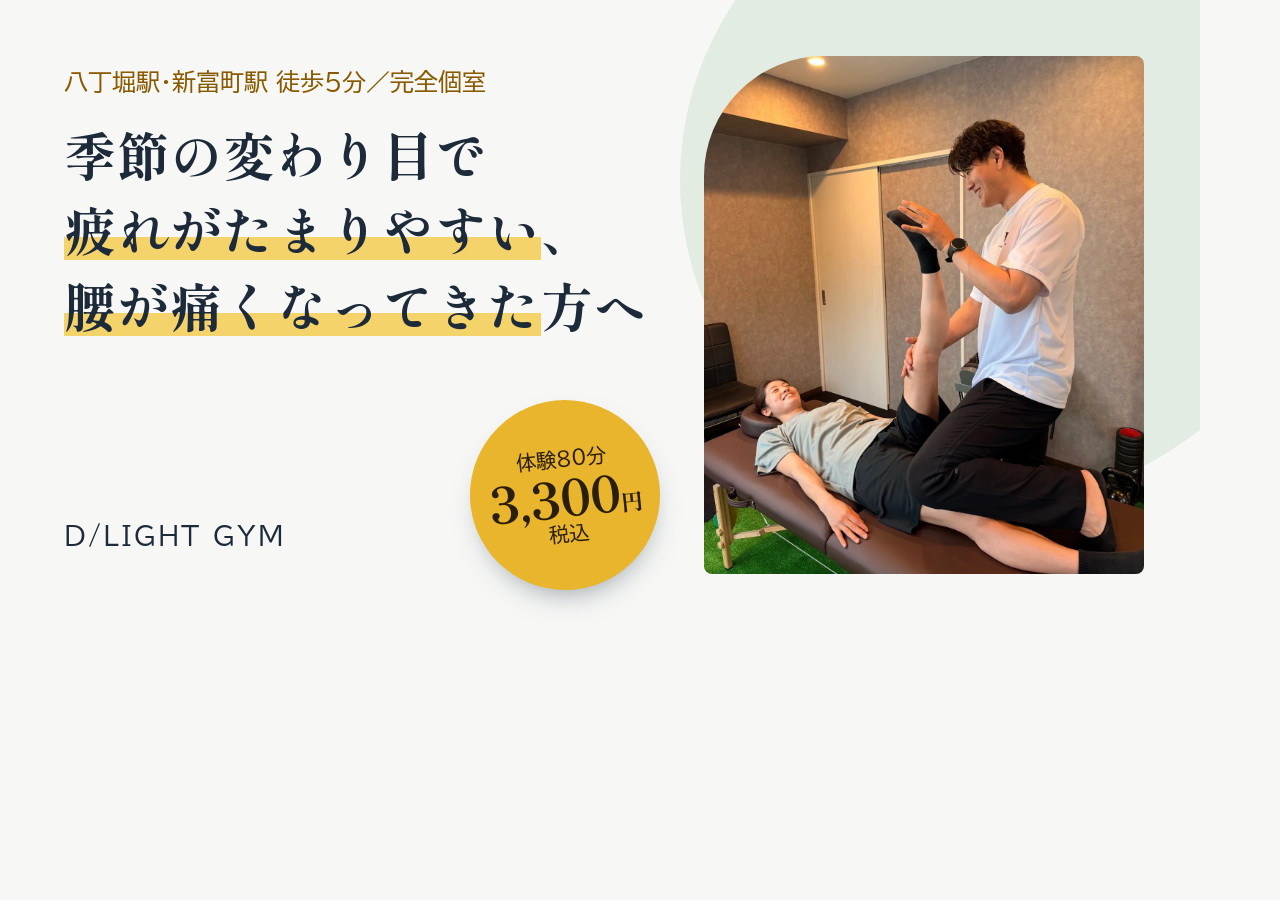
<file: tools/og-autumn.html>
<!DOCTYPE html>
<html lang="ja">
<head>
<meta charset="UTF-8">
<!-- autumn-men*.html のSNS・LINE用サムネ（1200×630）のひな形。
     料金・見出し・特典を変えたら作り直すこと（作り方は README「SNS・LINEに貼ったときのサムネ」と同じ） -->
<link href="https://fonts.googleapis.com/css2?family=BIZ+UDPGothic:wght@700&family=Shippori+Mincho+B1:wght@700&display=swap" rel="stylesheet">
<style>
  html,body{margin:0;width:1200px;height:630px;overflow:hidden;background:#f7f8f6;font-family:"BIZ UDPGothic",sans-serif;color:#1c2a3a}
  .wrap{position:relative;width:1200px;height:630px}
  .bg{position:absolute;right:-120px;top:-140px;width:640px;height:640px;border-radius:50%;background:#e3ece3}
  .photo{position:absolute;right:56px;top:56px;width:440px;height:518px;object-fit:cover;object-position:50% 70%;border-radius:120px 8px 8px 8px}
  .copy{position:absolute;left:64px;top:70px;width:620px}
  .place{color:#8a5a00;font-size:24px;margin:0 0 22px}
  h1{font-family:"Shippori Mincho B1",serif;font-size:52px;line-height:1.45;margin:0;letter-spacing:.02em}
  .mk{background:linear-gradient(transparent 62%,#f5d36b 62%,#f5d36b 92%,transparent 92%)}
  .badge{position:absolute;left:470px;bottom:40px;width:190px;height:190px;border-radius:50%;background:#e9b52c;color:#2a1f05;display:flex;flex-direction:column;align-items:center;justify-content:center;transform:rotate(-6deg);box-shadow:0 14px 30px -14px rgba(28,42,58,.5)}
  .badge b{font-family:"Shippori Mincho B1",serif;font-size:50px;line-height:1.1}
  .badge span{font-size:20px}
  .logo{position:absolute;left:64px;bottom:56px;font-size:26px;letter-spacing:.08em}
</style>
</head>
<body>
<div class="wrap">
  <div class="bg"></div>
  <img class="photo" src="../assets/img/stretch.webp" alt="">
  <div class="copy">
    <p class="place">八丁堀駅・新富町駅 徒歩5分／完全個室</p>
    <h1>季節の変わり目で<br><span class="mk">疲れがたまりやすい</span>、<br><span class="mk">腰が痛くなってきた</span>方へ</h1>
  </div>
  <div class="badge"><span>体験80分</span><b>3,300<small style="font-size:22px">円</small></b><span>税込</span></div>
  <p class="logo">D/LIGHT GYM</p>
</div>
</body>
</html>
</file>
<file: assets/css/lp-b.css>
/* =========================================================
   D/LIGHT GYM 体験LP ＜B案・本番＞
   2026/09/01 全面改訂。以前は白地にオレンジ×イエローのPOP路線だったが、
   「専門性・上質感6：親しみやすさ4」の方針に合わせて、白地＋ネイビー＋
   控えめなゴールドへ組み直した。オレンジはCTAと重要箇所だけに使う。

   A案（lp-a.html／lp.css）とは完全に別ファイル。片方を触ってももう片方は
   壊れない。ただし assets/js/analytics.js は両方が読むので共用。
   ========================================================= */
:root{
  --navy:#16204A; --navy-d:#0D1430; --navy-s:#26315F;
  --gold:#C6A667; --gold-d:#A9863F; --sand:#D8C8A8;
  /* CTAの色。ページ全体がネイビーと白なので、ここだけ暖色にして
     「押す場所」を一意にする。他の用途に使うと目印として効かなくなる。 */
  --cta:#E2601F; --cta-d:#B8480F;
  --line-green:#06C755;
  --bg:#FFFFFF; --surface:#FFFFFF; --paper:#F7F4EE; --paper-2:#F1EDE4;
  --ink:#1B1B21; --ink-2:#4A4A55; --ink-3:#7A7A85;
  --line:rgba(27,27,33,.13); --line-soft:rgba(27,27,33,.07);
  --f-sans:"Noto Sans JP",-apple-system,BlinkMacSystemFont,"Hiragino Sans",sans-serif;
  --f-serif:"Zen Old Mincho","Noto Serif JP","Hiragino Mincho ProN",serif;
  --f-en:"Jost",sans-serif;
  --wrap:1080px; --wrap-narrow:760px;
  --shadow:0 6px 24px rgba(22,32,74,.08);
  --radius:6px;
}
*,*::before,*::after{box-sizing:border-box}
html{-webkit-text-size-adjust:100%;scroll-behavior:smooth}
@media(prefers-reduced-motion:reduce){html{scroll-behavior:auto}}
body{margin:0;font-family:var(--f-sans);color:var(--ink);background:var(--bg);
  font-size:16px;line-height:1.95;letter-spacing:.02em}
img{max-width:100%;height:auto;display:block}
a{color:inherit}
h1,h2,h3,p,ul,ol,figure,dl,dd,table{margin:0}
/* ol も対象にすること。体験の流れ・道案内・事例の3か所は <ol> で、
   どれも番号を自前で描いている（data-n / counter + ::before）。
   ul だけ消すと、既定の「1. 2. 3.」が自前の番号の左に二重で出る。 */
ul,ol{padding:0;list-style:none}
button{font:inherit;color:inherit;background:none;border:0;cursor:pointer}
:focus-visible{outline:2px solid var(--gold-d);outline-offset:3px}
/* ---------- 日本語の折り返し ----------
   auto-phrase は文節（「一人の」「担当者が」）で切ってくれる。これは効いている。
   そのうえで足りないのが次の2つ。

   1. 短い見出し・リード文は pretty より balance。pretty は最終行だけを見るので、
      2〜3行の中央寄せだと行の長さがばらついて雑に見える。balance は全行を
      均そうとするので、見出しとリードはこちらにする（長文には効かないので安全）。
   2. 数字は auto-phrase の対象外。「71,000〜96,000円」のような並びは
      平気で桁の途中や記号の前後で切れる。これは .nw で囲って止めるしかない。 */
h1,h2,h3,p,li,dd,dt,figcaption,th,td{word-break:auto-phrase;text-wrap:pretty;line-break:strict}
.ttl,.lead,.fv__ttl,.fv__sub,.fv__usp,.case__ttl,.cta__ttl,.costbox__t,
.mix__t,.ba__n,.checkgrid__hd,.camp__main,.note,.plan__per,.plan__n,
.scope__hd,.photonote__hd,.route__t,.incl__hd,.terms__hd{text-wrap:balance}
.nw{display:inline-block;white-space:nowrap}

.wrap{width:min(100% - 32px,var(--wrap));margin-inline:auto}
.wrap--narrow{width:min(100% - 32px,var(--wrap-narrow))}
/* 余白は多めに取る。詰めると「情報を詰め込んだ広告」に見える。 */
.sec{padding-block:clamp(56px,8vw,104px)}
.sec--white{background:var(--surface)}
.sec--paper{background:var(--paper)}
.sec--navy{background:var(--navy);color:#fff}
.center{text-align:center}
.pc-br{display:none}
@media(min-width:768px){.pc-br{display:inline}.sp-br{display:none}}

/* ---------- 見出し ---------- */
.ttl{font-family:var(--f-serif);font-weight:700;color:var(--navy);
  font-size:clamp(23px,3.4vw,35px);line-height:1.55;letter-spacing:.03em;text-align:center}
.sec--navy .ttl{color:#fff}
.ttl__en{display:block;font-family:var(--f-en);font-weight:500;
  font-size:12.5px;letter-spacing:.26em;color:var(--gold-d);
  text-transform:uppercase;margin-bottom:12px}
.sec--navy .ttl__en{color:var(--gold)}
.eyebrow{font-family:var(--f-en);font-weight:500;font-size:12.5px;
  letter-spacing:.26em;color:var(--gold);text-transform:uppercase;text-align:center}
.lead{margin-top:clamp(14px,2vw,20px);text-align:center;color:var(--ink-2);
  font-size:clamp(15px,1.7vw,17px);line-height:2.05}
.lead strong{color:var(--ink);font-weight:700}
.note{margin-top:18px;font-size:12.5px;line-height:1.85;color:var(--ink-3);text-align:center}
.note--in{margin-top:14px;text-align:left}
.note--on-navy{color:rgba(255,255,255,.62)}

.prose{margin-top:clamp(18px,2.4vw,26px);font-size:clamp(15px,1.7vw,17px);line-height:2.1}
.prose p+p{margin-top:1.1em}
.prose strong{font-weight:700;
  background:linear-gradient(transparent 62%,rgba(198,166,103,.34) 62%)}
.prose__note{font-size:14.5px;color:var(--ink-2)}
.prose--on-navy{color:rgba(255,255,255,.9)}
.prose--on-navy strong{color:#fff;
  background:linear-gradient(transparent 62%,rgba(198,166,103,.45) 62%)}

/* ---------- ヘッダー ---------- */
.hd{position:fixed;top:0;left:0;right:0;z-index:50;background:rgba(255,255,255,.97);
  border-bottom:1px solid var(--line-soft);backdrop-filter:blur(6px)}
.hd__in{display:flex;align-items:center;justify-content:space-between;gap:12px;
  padding:9px clamp(12px,2vw,22px)}
/* 店名はページ内で唯一のブランド表示なので、はっきり見せる。
   金の下線は文字と同じ幅（display:inline-block）にして、
   下の一行（整える×鍛える）と分けている。 */
.hd__name{display:inline-block;font-family:var(--f-en);
  font-size:clamp(19px,2.5vw,25px);font-weight:600;
  letter-spacing:.11em;text-decoration:none;color:var(--navy);line-height:1.15;
  border-bottom:2px solid var(--gold);padding-bottom:3px}
.hd__sub{display:block;font-family:var(--f-sans);font-size:11.5px;
  letter-spacing:.04em;color:var(--ink-3);font-weight:500;
  border-bottom:0;padding-top:5px}
.hd__cta{background:var(--cta);color:#fff;font-weight:700;
  font-size:clamp(12.5px,1.6vw,14.5px);line-height:1.35;text-align:center;
  padding:9px 16px;border-radius:var(--radius);text-decoration:none;white-space:nowrap}
.hd__cta small{display:block;font-size:.8em;font-weight:500;opacity:.9}
/* 320px級では2行に割れてヘッダーが伸びる。伸びた高さは lp-b.js が実測して
   --hd-h に入れるので、ファーストビューは自動で下がる（決め打ちしない）。 */
@media(max-width:360px){
  .hd__cta{font-size:12px;padding:8px 11px}
  .hd__cta small{font-size:.78em}
}

/* ---------- ファーストビュー ----------
   padding-top はヘッダーの実測値（--hd-h、lp-b.js が入れる）。ヘッダーは中身の
   折り返しで高さが変わり、折り返す幅も端末の文字サイズ次第で動くので、
   メディアクエリで決め打ちすると必ずどこかの幅でずれる。JSが動かなかった
   ときは 94px（いちばん高いとき）を使う。写真がヘッダーの裏に潜るより、
   白い余白が少し残るほうが軽い失敗なので、フォールバックは大きいほうへ倒す。 */
.fv{position:relative;padding-top:var(--hd-h,94px);background:var(--surface);
  overflow:hidden;padding-bottom:clamp(30px,5vw,52px);
  display:grid;grid-template-areas:"head" "photo" "lead" "act" "sup"}
.fv__head{grid-area:head;padding:clamp(12px,2.4vw,20px) 16px clamp(12px,2vw,18px);text-align:center}
.fv__photo{grid-area:photo}
.fv__lead{grid-area:lead;padding:clamp(8px,2.4vw,20px) 16px 0;text-align:center}
.fv__act{grid-area:act;padding:0 16px;text-align:center}
.fv__sup{grid-area:sup;padding:clamp(20px,3vw,26px) 16px 0;text-align:center}

.fv__area{display:flex;flex-wrap:wrap;justify-content:center;gap:8px;
  font-size:12.5px;letter-spacing:.04em;color:var(--ink-2)}
.fv__area span{border:1px solid var(--line);border-radius:var(--radius);padding:3px 10px;white-space:nowrap}
.fv__ttl{margin-top:11px;font-family:var(--f-serif);font-weight:700;color:var(--navy);
  font-size:clamp(27px,6.2vw,46px);line-height:1.5;letter-spacing:.03em}
.fv__sub{font-size:clamp(15px,1.8vw,17.5px);line-height:1.85;color:var(--ink-2)}
.fv__usp{font-family:var(--f-serif);font-size:clamp(16px,2.1vw,20px);
  line-height:1.85;letter-spacing:.03em;color:var(--navy)}
.fv__usp b{font-weight:700;
  background:linear-gradient(transparent 60%,rgba(198,166,103,.4) 60%)}

/* 写真は縦位置（1023×1537）。枠も縦長寄りなので、cover で入れると左右は全部
   入り、上下だけが切れる。つまり何が写るかは object-position の Y だけで決まる。
   正方形にしている理由と Y=60% の根拠は README に計算式ごと書いてある。
   ★横長にすると、バーを握る手が切れて「ただ座っている写真」になる。 */
/* スマホでは幅を340pxに抑えている。全幅（390px）だと写真の高さも390pxになり、
   そのぶん料金とCTAが下へ押し出される。★写り方は aspect-ratio と
   object-position だけで決まるので、幅を縮めてもラットプルダウンの見え方は
   まったく変わらない（README「幅は写り方に影響しない」）。 */
.fv__photo{position:relative;isolation:isolate;aspect-ratio:1/1;
  width:min(100%,340px);margin-inline:auto}
.fv__shot{position:absolute;inset:0;z-index:2;width:100%;height:100%;
  object-fit:cover;object-position:50% 60%;
  clip-path:polygon(0 0,100% 0,100% 90%,0 100%)}
/* 斜めに落とした下辺の三角形を金で埋める。写真より手前に出さないこと。 */
.fv__wedge{position:absolute;inset:0;z-index:1;
  background:linear-gradient(180deg,var(--gold) 0%,var(--sand) 100%);
  clip-path:polygon(0 100%,100% 90%,100% 100%)}

/* 信頼材料。丸いバッジではなく、罫線で区切った素っ気ない並びにする。 */
.proof{margin-top:16px;display:grid;grid-template-columns:repeat(3,1fr);
  border:1px solid var(--line);border-radius:var(--radius);overflow:hidden}
.proof li{padding:12px 6px;text-align:center;border-left:1px solid var(--line)}
.proof li:first-child{border-left:0}
.proof b{display:block;font-family:var(--f-en);font-weight:600;color:var(--navy);
  font-size:clamp(18px,2.6vw,24px);line-height:1.25;letter-spacing:.02em}
.proof span{display:block;margin-top:3px;font-size:11px;line-height:1.55;color:var(--ink-3)}

/* オファー */
.offer{border:1px solid var(--gold);border-radius:var(--radius);
  background:var(--paper);padding:clamp(13px,2.4vw,22px);text-align:center}
.offer__hd{font-size:12.5px;letter-spacing:.14em;color:var(--gold-d);font-weight:700}
.offer__main{margin-top:6px;display:flex;align-items:baseline;justify-content:center;gap:8px;
  font-family:var(--f-en);color:var(--navy)}
.offer__main span{font-family:var(--f-sans);font-size:15px;font-weight:700;letter-spacing:.04em}
.offer__main b{font-size:clamp(38px,7vw,54px);font-weight:600;line-height:1;letter-spacing:.01em}
.offer__main small{font-family:var(--f-sans);font-size:14px;font-weight:700}
.offer__list{margin-top:10px;display:grid;grid-template-columns:1fr 1fr;gap:5px 10px;
  text-align:left;font-size:12.5px;line-height:1.6;color:var(--ink-2)}
.offer__list li{padding-left:20px;position:relative}
.offer__list li::before{content:"";position:absolute;left:4px;top:.62em;
  width:7px;height:7px;border-left:2px solid var(--gold-d);border-bottom:2px solid var(--gold-d);
  transform:rotate(-45deg) translateY(-2px)}
.offer--on-navy{background:rgba(255,255,255,.06);border-color:rgba(198,166,103,.6)}
.offer--on-navy .offer__hd{color:var(--gold)}
.offer--on-navy .offer__main{color:#fff}

/* ---------- ボタン ---------- */
.btnrow{margin-top:18px;display:grid;gap:11px}
.btnrow--mid{margin-top:clamp(28px,4vw,42px);max-width:520px;margin-inline:auto}
.btn{display:block;text-align:center;text-decoration:none;font-weight:700;
  border-radius:var(--radius);padding:16px 18px;line-height:1.45;
  font-size:clamp(15px,1.9vw,17px);transition:filter .15s}
.btn:hover{filter:brightness(1.06)}
.btn__sub{display:block;margin-top:3px;font-size:12px;font-weight:500;opacity:.92}
.btn--main{background:var(--cta);color:#fff;box-shadow:0 3px 0 var(--cta-d)}
.btn--line{background:#fff;color:var(--ink);border:1.5px solid var(--line-green)}
.btn--line::before{content:"LINE";font-family:var(--f-en);font-weight:600;font-size:.82em;
  letter-spacing:.08em;color:var(--line-green);margin-right:8px}
.cta .btn--line{background:transparent;color:#fff}

/* ---------- 悩みへの共感 ---------- */
/* 悩みチップ。以前は1pxの隙間からコンテナのグレーを見せる作りだったが、
   項目数（6）と列数が合わない幅で、余った升目がグレーの塊として残った。
   いまは1枚ずつ枠線を持たせ、隙間は本物の余白にしている。空きが出ても
   何も描かれないので、列数が変わっても崩れない。 */
.syms{margin-top:clamp(24px,3.4vw,34px);display:grid;
  grid-template-columns:repeat(2,1fr);gap:10px}
.syms li{background:var(--surface);border:1px solid var(--line);border-radius:var(--radius);
  padding:13px 10px;text-align:center;font-size:13.5px;line-height:1.6;color:var(--ink-2)}
@media(min-width:600px){.syms{grid-template-columns:repeat(3,1fr)}}
/* PCは6項目を1行に。1行に収めるため、この幅だけ字を少し詰める。 */
@media(min-width:900px){
  .syms{grid-template-columns:repeat(6,1fr);gap:8px}
  .syms li{padding:12px 6px;font-size:12.5px;line-height:1.55}
}

/* ---------- 比較 ---------- */
/* 表は必ずこの箱に入れる。4列あるのでスマホでははみ出す。
   箱に入れないとページ全体が横に伸びて、どのセクションも横スクロールになる。 */
.tablewrap{margin-top:clamp(26px,4vw,38px);overflow-x:auto;
  -webkit-overflow-scrolling:touch;border:1px solid var(--line);border-radius:var(--radius);
  background:var(--surface)}
.cmp{border-collapse:collapse;width:100%;min-width:620px;font-size:13.5px}
.cmp th,.cmp td{padding:12px 10px;text-align:center;border-bottom:1px solid var(--line-soft);
  line-height:1.6}
.cmp thead th{background:var(--navy);color:#fff;font-weight:700;font-size:12.5px;
  letter-spacing:.02em;border-bottom:0}
.cmp thead th.cmp__me{background:var(--navy-d);color:var(--gold)}
.cmp tbody th{text-align:left;font-weight:700;color:var(--ink);background:var(--paper-2);
  white-space:nowrap}
.cmp td{color:var(--ink-2)}
.cmp td.cmp__me{background:rgba(198,166,103,.14);color:var(--navy);font-weight:700}
.cmp tbody tr:last-child th,.cmp tbody tr:last-child td{border-bottom:0}

.costbox{margin-top:clamp(28px,4vw,40px);border:1px solid var(--line);
  border-radius:var(--radius);background:var(--surface);padding:clamp(18px,3vw,28px)}
.costbox__t{font-family:var(--f-serif);font-size:clamp(17px,2.2vw,22px);font-weight:700;
  color:var(--navy);text-align:center;line-height:1.6}
.costbox__grid{margin-top:20px;display:grid;gap:14px}
.costbox__col{border:1px solid var(--line);border-radius:var(--radius);
  padding:16px;text-align:center;background:var(--paper)}
.costbox__col--me{border-color:var(--gold);background:rgba(198,166,103,.12)}
.costbox__k{font-size:13px;font-weight:700;color:var(--ink-2);letter-spacing:.04em}
/* 金額は1行に固定する（4行に割れていた）。折らない代わりに、
   狭い画面では字を小さくして収める。下限20pxは390px幅で1行に入る値。 */
.costbox__v{margin-top:6px;font-family:var(--f-en);font-weight:600;color:var(--navy);
  font-size:clamp(20px,4.6vw,34px);line-height:1.25;white-space:nowrap}
.costbox__v small{font-family:var(--f-sans);font-size:.46em;font-weight:700;margin:0 2px}
.costbox__n{margin-top:8px;font-size:12.5px;line-height:1.8;color:var(--ink-2)}
@media(min-width:720px){.costbox__grid{grid-template-columns:1fr 1fr;align-items:stretch}}

/* ---------- ハイブリッド方式（80分の配分） ---------- */
.mixes{margin-top:clamp(26px,4vw,40px);display:grid;gap:clamp(16px,2.4vw,22px)}
@media(min-width:900px){.mixes{grid-template-columns:repeat(3,1fr)}}
.mix{border:1px solid var(--line);border-radius:var(--radius);
  background:var(--surface);padding:clamp(16px,2.2vw,20px)}
/* セッション時間のバッジ。どの長さの例なのかが最初に分かるよう、状況の見出しより
   先に置いている。50分と80分が混在するので、これが無いと帯の長さの差が
   「その日の内容の違い」に見えてしまう。 */
.mix__len{display:inline-block;font-family:var(--f-en);font-size:11.5px;font-weight:600;
  letter-spacing:.06em;color:var(--gold-d);border:1px solid var(--gold);
  border-radius:3px;padding:2px 9px}
.mix__t{margin-top:9px;font-weight:700;font-size:14.5px;color:var(--navy);line-height:1.6}
/* 文字を帯の中に入れると、10分のような短い帯がラベル幅に押し広げられて
   15分より長く見える（実際にそうなっていた）。文字は上、帯は下に分けて、
   帯の幅だけを時間に比例させる。--w は「80分に対する割合」で、幅は --w×2。
   つまり40分＝幅100%。この決め方なので、50分の例は80分の例より必ず短く出る。 */
.mix__bar{margin-top:12px;display:flex;flex-direction:column;gap:11px}
.mix__bar li{--w:25%;display:grid;grid-template-columns:1fr auto;align-items:baseline;
  column-gap:10px;font-size:12.5px;font-weight:700;line-height:1.45;color:var(--navy)}
.mix__bar li::after{content:"";grid-column:1/-1;margin-top:5px;height:9px;
  border-radius:2px;width:calc(var(--w) * 2);min-width:5px}
.mix__v{font-family:var(--f-en);font-variant-numeric:tabular-nums;color:var(--gold-d);
  letter-spacing:.02em}
.mix--s::after{background:var(--gold-d)}
.mix--b::after{background:var(--navy-s)}
.mix--w::after{background:var(--navy)}

/* ---------- 指導事例 ---------- */
/* 「これは事例だ」と一目で分かるようにするための3点。
   ①日本語のラベルを金の枠で置く ②誰の話かを枠付きで出す
   ③経過を3段に割って、番号と見出し（ご相談時／最初の3カ月／その後）を付ける */
.case__label{display:block;width:max-content;margin-inline:auto;
  border:1px solid var(--gold);border-radius:var(--radius);
  padding:5px 16px;font-size:13px;font-weight:700;letter-spacing:.1em;color:var(--gold)}
.case__ttl{margin-top:18px;font-family:var(--f-serif);font-weight:700;color:#fff;
  font-size:clamp(20px,3vw,30px);line-height:1.62;letter-spacing:.03em;text-align:center}
.case__who{margin-top:16px;display:flex;flex-wrap:wrap;justify-content:center;gap:8px}
.case__who span{border:1px solid rgba(255,255,255,.28);border-radius:var(--radius);
  padding:4px 13px;font-size:12.5px;color:rgba(255,255,255,.86);white-space:nowrap}
.case__steps{margin-top:clamp(24px,3.4vw,34px);counter-reset:c;display:grid;gap:12px}
.case__steps li{counter-increment:c;position:relative;
  background:rgba(255,255,255,.06);border-left:3px solid var(--gold);
  border-radius:0 var(--radius) var(--radius) 0;padding:14px 18px 16px 52px}
.case__steps li::before{content:counter(c);position:absolute;left:16px;top:15px;
  width:22px;height:22px;border-radius:50%;background:var(--gold);color:var(--navy-d);
  font-family:var(--f-en);font-size:12px;font-weight:600;display:grid;place-items:center}
.case__k{font-size:12.5px;font-weight:700;letter-spacing:.08em;color:var(--gold)}
.case__t{margin-top:5px;font-size:14.5px;line-height:1.95;color:rgba(255,255,255,.9)}
.case__t strong{color:#fff;font-weight:700;
  background:linear-gradient(transparent 62%,rgba(198,166,103,.45) 62%)}
@media(min-width:820px){.case__steps{grid-template-columns:repeat(3,1fr);align-items:start}}

/* ---------- ビフォーアフター ---------- */
.bas{margin-top:clamp(26px,4vw,40px);display:grid;gap:clamp(18px,2.6vw,26px)}
@media(min-width:900px){.bas{grid-template-columns:repeat(3,1fr);align-items:start}}
.ba{background:var(--surface);border:1px solid var(--line);border-radius:var(--radius);
  overflow:hidden}
.ba img{width:100%;aspect-ratio:1/1;object-fit:cover;background:#fff}
.ba__b{padding:16px 16px 20px}
.ba__tag{display:inline-block;font-size:11.5px;font-weight:700;letter-spacing:.08em;
  color:var(--gold-d);border:1px solid var(--gold);border-radius:3px;padding:2px 9px}
.ba__n{margin-top:9px;font-family:var(--f-serif);font-size:17px;font-weight:700;
  line-height:1.55;color:var(--navy)}
.ba__m{margin-top:5px;font-size:12px;color:var(--ink-3);letter-spacing:.04em}
.ba__t{margin-top:9px;font-size:13.5px;line-height:1.85;color:var(--ink-2)}

/* ---------- 3カ月の進め方 ---------- */
.checkgrid{margin-top:clamp(24px,3.4vw,34px);border:1px solid var(--gold);
  border-radius:var(--radius);background:var(--paper);padding:clamp(18px,3vw,26px);text-align:center}
.checkgrid__hd{font-weight:700;color:var(--navy);font-size:15px;line-height:1.7}
.checkgrid__list{margin-top:14px;display:grid;grid-template-columns:repeat(2,1fr);gap:1px;
  background:var(--line);border:1px solid var(--line);border-radius:var(--radius);overflow:hidden}
@media(min-width:640px){.checkgrid__list{grid-template-columns:repeat(4,1fr)}}
.checkgrid__list li{background:var(--surface);padding:14px 8px;font-weight:700;
  font-size:14.5px;color:var(--navy)}
.checkgrid__ft{margin-top:14px;font-size:13.5px;color:var(--ink-2);line-height:1.8}

/* ---------- トレーナー ---------- */
.trainer{margin-top:clamp(26px,4vw,40px);display:grid;gap:clamp(18px,3vw,32px);
  align-items:start}
@media(min-width:820px){.trainer{grid-template-columns:.72fr 1fr}}
.trainer img{width:100%;border-radius:var(--radius);object-fit:cover;aspect-ratio:3/4}
.trainer__role{font-size:12.5px;letter-spacing:.12em;color:var(--gold-d);font-weight:700}
.trainer__name{margin-top:6px;font-family:var(--f-serif);font-size:clamp(21px,2.8vw,27px);
  font-weight:700;color:var(--navy);line-height:1.4}
.trainer__name span{display:block;font-family:var(--f-en);font-size:12px;font-weight:500;
  letter-spacing:.2em;color:var(--ink-3);margin-top:4px}
.trainer__p{margin-top:14px;font-size:14.5px;line-height:2;color:var(--ink-2)}
.trainer__list{margin-top:16px;display:grid;grid-template-columns:repeat(3,1fr);gap:1px;
  background:var(--line);border:1px solid var(--line);border-radius:var(--radius);overflow:hidden}
.trainer__list li{background:var(--surface);padding:12px 6px;text-align:center}
.trainer__list span{display:block;font-size:11px;color:var(--ink-3)}
.trainer__list b{display:block;margin-top:2px;font-size:clamp(13px,1.8vw,15.5px);
  font-weight:700;color:var(--navy);line-height:1.35}
.trainer__q{margin-top:12px;font-size:12px;line-height:1.8;color:var(--ink-3)}

/* ---------- 目的別 ---------- */
.purposes{margin-top:clamp(26px,4vw,40px);display:grid;gap:clamp(16px,2.4vw,22px)}
@media(min-width:820px){.purposes{grid-template-columns:repeat(3,1fr);align-items:start}}
.purpose{background:var(--surface);border:1px solid var(--line);
  border-radius:var(--radius);overflow:hidden}
.purpose img{width:100%;aspect-ratio:4/3;object-fit:cover}
/* 縦位置の写真を4:3の枠に入れると上下が切れる。この1枚は顔が上寄りなので、
   中央のままだと2人の顔の上が欠ける。上寄りで切る。 */
.purpose__img--upper{object-position:50% 34%}
.purpose figcaption{padding:15px 16px 19px}
.purpose h3{font-family:var(--f-serif);font-size:16.5px;font-weight:700;color:var(--navy)}
.purpose p{margin-top:7px;font-size:13.5px;line-height:1.85;color:var(--ink-2)}
.purpose__m{display:block;margin-top:7px;font-size:12px;color:var(--ink-3)}

/* ---------- 料金 ---------- */
.plans{margin-top:clamp(26px,4vw,40px);display:grid;gap:clamp(14px,2vw,20px);align-items:start}
@media(min-width:900px){.plans{grid-template-columns:repeat(3,1fr)}}
.plan{background:var(--surface);border:1px solid var(--line);border-radius:var(--radius);
  overflow:hidden;position:relative}
.plan--best{border:2px solid var(--gold);box-shadow:var(--shadow)}
.plan__badge{position:absolute;top:0;right:0;background:var(--gold);color:#fff;
  font-size:11.5px;font-weight:700;letter-spacing:.08em;padding:4px 12px;border-bottom-left-radius:var(--radius)}
.plan__name{background:var(--navy);color:#fff;text-align:center;font-weight:700;
  font-size:15.5px;padding:14px 12px;letter-spacing:.04em}
.plan--best .plan__name{background:var(--navy-d)}
.plan__body{padding:18px 16px 22px;text-align:center}
.plan__price{font-family:var(--f-en);color:var(--navy);line-height:1.15}
.plan__price b{font-size:clamp(30px,4.4vw,38px);font-weight:600;letter-spacing:.01em}
.plan__price small{font-family:var(--f-sans);font-size:13px;font-weight:700;margin-left:3px}
.plan__per{margin-top:8px;font-size:13.5px;font-weight:700;color:var(--ink-2)}
.plan__n{margin-top:9px;font-size:12.5px;line-height:1.8;color:var(--ink-3)}

.incl,.terms{margin-top:clamp(20px,3vw,28px);border:1px solid var(--line);
  border-radius:var(--radius);background:var(--surface);padding:clamp(16px,2.4vw,24px)}
.incl__hd,.terms__hd{font-weight:700;color:var(--navy);font-size:14.5px;
  letter-spacing:.04em;text-align:center}
.incl__hd--fv{margin-top:18px;font-size:13px;color:var(--ink-2)}
.incl__list{margin-top:14px;display:flex;flex-wrap:wrap;justify-content:center;gap:8px}
.incl__list li{border:1px solid var(--line);border-radius:3px;padding:5px 12px;
  font-size:13px;color:var(--ink-2)}
.terms__list{margin-top:14px;display:grid;gap:8px}
@media(min-width:700px){.terms__list{grid-template-columns:1fr 1fr}}
.terms__list li{padding-left:22px;position:relative;font-size:14px;line-height:1.7;color:var(--ink-2)}
.terms__list li::before{content:"";position:absolute;left:5px;top:.6em;
  width:7px;height:7px;border-left:2px solid var(--gold-d);border-bottom:2px solid var(--gold-d);
  transform:rotate(-45deg) translateY(-2px)}

.camp{margin-top:clamp(20px,3vw,28px);border:1px solid var(--gold);
  border-radius:var(--radius);background:var(--paper);padding:clamp(18px,3vw,26px);text-align:center}
.camp__hd{font-size:13px;font-weight:700;letter-spacing:.06em;color:var(--gold-d)}
.camp__main{margin-top:10px;font-size:clamp(15px,2vw,18px);line-height:1.8;color:var(--navy)}
.camp__was{text-decoration:line-through;color:var(--ink-3);font-size:.92em}
.camp__main b{font-family:var(--f-en);font-size:1.7em;font-weight:600;color:var(--cta);
  margin-left:4px;letter-spacing:.01em}
.camp__sub{margin-top:8px;font-size:14px;font-weight:700;color:var(--ink-2)}
.camp__note{margin-top:12px;font-size:12.5px;line-height:1.85;color:var(--ink-3)}

/* ---------- 体験の流れ ---------- */
.flow{margin-top:clamp(26px,4vw,40px);counter-reset:f;display:grid;gap:0;
  border:1px solid var(--line);border-radius:var(--radius);background:var(--surface);overflow:hidden}
.flow li{position:relative;padding:16px 18px 18px 62px;border-top:1px solid var(--line-soft)}
.flow li:first-child{border-top:0}
.flow li::before{content:attr(data-n);position:absolute;left:18px;top:17px;
  width:28px;height:28px;border-radius:50%;background:var(--navy);color:#fff;
  font-family:var(--f-en);font-size:13px;font-weight:600;
  display:grid;place-items:center}
.flow h3{font-size:15.5px;font-weight:700;color:var(--navy);line-height:1.5;
  display:flex;flex-wrap:wrap;align-items:baseline;gap:8px}
.flow h3 em{font-style:normal;font-family:var(--f-en);font-size:12.5px;font-weight:600;
  color:var(--gold-d);letter-spacing:.06em}
.flow p{margin-top:5px;font-size:13.5px;line-height:1.85;color:var(--ink-2)}

.photonote{margin-top:clamp(18px,2.6vw,26px);border:1px dashed var(--gold);
  border-radius:var(--radius);background:var(--paper);padding:16px 18px}
.photonote__hd{font-weight:700;color:var(--navy);font-size:14.5px}
.photonote p{font-size:13.5px;line-height:1.85;color:var(--ink-2)}
.photonote p+p,.photonote__hd+p{margin-top:6px}

.scope{margin-top:clamp(18px,2.6vw,26px);display:grid;gap:14px}
@media(min-width:720px){.scope{grid-template-columns:1fr 1fr;align-items:start}}
.scope__box{border:1px solid var(--line);border-radius:var(--radius);
  background:var(--surface);padding:16px 18px}
.scope__box--care{border-color:rgba(226,96,31,.4);background:rgba(226,96,31,.05)}
.scope__hd{font-weight:700;font-size:14px;color:var(--navy);letter-spacing:.04em}
.scope__box ul{margin-top:10px;display:flex;flex-wrap:wrap;gap:7px}
.scope__box li{border:1px solid var(--line);border-radius:3px;padding:4px 10px;
  font-size:12.5px;color:var(--ink-2)}
.scope__box--care p{margin-top:8px;font-size:13px;line-height:1.85;color:var(--ink-2)}

/* ---------- FAQ ---------- */
.faq{margin-top:clamp(22px,3vw,32px);border:1px solid var(--line);
  border-radius:var(--radius);background:var(--surface);overflow:hidden}
.faq__i{border-top:1px solid var(--line-soft)}
.faq__i:first-child{border-top:0}
.acc__q{width:100%;text-align:left;padding:16px 46px 16px 18px;position:relative;
  font-weight:700;font-size:14.5px;line-height:1.6;color:var(--navy)}
.acc__q::after{content:"";position:absolute;right:20px;top:50%;width:9px;height:9px;
  border-right:2px solid var(--gold-d);border-bottom:2px solid var(--gold-d);
  transform:translateY(-70%) rotate(45deg);transition:transform .2s}
.faq__i.is-open .acc__q::after{transform:translateY(-30%) rotate(225deg)}
.acc__a{display:none;padding:0 18px 18px;font-size:13.5px;line-height:1.95;color:var(--ink-2)}
.faq__i.is-open .acc__a{display:block}

/* ---------- アクセス ---------- */
.access{margin-top:clamp(26px,4vw,40px);display:grid;gap:clamp(16px,2.4vw,24px)}
@media(min-width:820px){.access{grid-template-columns:1.1fr 1fr;align-items:start}}
.access iframe{width:100%;height:clamp(240px,42vw,340px);border:0;
  border-radius:var(--radius);display:block}
.access dl{border:1px solid var(--line);border-radius:var(--radius);
  background:var(--surface);overflow:hidden}
.access dt{background:var(--paper-2);padding:9px 16px;font-size:12.5px;font-weight:700;
  color:var(--navy);letter-spacing:.06em}
.access dd{padding:12px 16px;font-size:13.5px;line-height:1.85;color:var(--ink-2)}

.route{margin-top:clamp(20px,3vw,28px);display:grid;gap:14px}
@media(min-width:720px){.route{grid-template-columns:1fr 1fr;align-items:start}}
.route__col{border:1px solid var(--line);border-radius:var(--radius);
  background:var(--surface);padding:16px 18px 18px}
.route__t{font-weight:700;font-size:14.5px;color:var(--navy)}
.route__steps{margin-top:10px;counter-reset:r;display:grid;gap:7px}
.route__steps li{counter-increment:r;position:relative;padding-left:26px;
  font-size:13.5px;line-height:1.75;color:var(--ink-2)}
.route__steps li::before{content:counter(r);position:absolute;left:0;top:.15em;
  width:18px;height:18px;border-radius:50%;background:var(--paper-2);color:var(--navy);
  font-family:var(--f-en);font-size:11px;font-weight:600;display:grid;place-items:center}

/* 動画（ファイルを受け取ったらHTML側のコメントを外す） */
.videos{margin-top:clamp(20px,3vw,28px);display:grid;gap:14px}
@media(min-width:720px){.videos{grid-template-columns:1fr 1fr 1fr;align-items:start}}
.video{border:1px solid var(--line);border-radius:var(--radius);
  background:var(--surface);overflow:hidden}
.video__btn{display:block;width:100%;position:relative;padding:0}
.video__btn img{width:100%;object-fit:cover;display:block}
.video--portrait .video__btn img{aspect-ratio:9/16}
.video--landscape .video__btn img{aspect-ratio:16/9}
.video__btn::after{content:"";position:absolute;left:50%;top:50%;
  width:56px;height:56px;transform:translate(-50%,-50%);border-radius:50%;
  background:rgba(13,20,48,.72);
  /* 三角形（再生マーク）を中央に置く */
  clip-path:polygon(50% 0,100% 0,100% 100%,50% 100%,0 100%,0 0);
  box-shadow:0 4px 16px rgba(0,0,0,.3)}
.video__btn::before{content:"";position:absolute;left:calc(50% + 3px);top:50%;
  transform:translate(-50%,-50%);z-index:2;
  border-left:16px solid #fff;border-top:10px solid transparent;border-bottom:10px solid transparent}
.video video{width:100%;display:block}
.video figcaption{padding:11px 14px;font-size:13px;font-weight:700;color:var(--navy)}

/* ---------- 最終CTA ---------- */
.cta{background:var(--navy);color:#fff;padding-block:clamp(56px,8vw,96px);text-align:center}
.cta__ttl{font-family:var(--f-serif);font-weight:700;color:#fff;
  font-size:clamp(23px,3.6vw,36px);line-height:1.55;letter-spacing:.03em}
.cta .prose{text-align:center}
.cta .offer{max-width:420px;margin-inline:auto;margin-top:clamp(24px,3.4vw,32px)}
.cta .btnrow{max-width:520px;margin-inline:auto}
.cta__safe{margin-top:16px;font-size:12.5px;line-height:1.8;color:rgba(255,255,255,.7)}

/* ---------- フッター ---------- */
.ft{background:var(--navy-d);color:rgba(255,255,255,.72);
  padding-block:clamp(28px,4vw,40px);font-size:12.5px;line-height:1.9}
.ft strong{color:#fff}
.ft a{color:var(--gold)}

/* ---------- スマホ固定CTA ---------- */
.mcta{position:fixed;left:0;right:0;bottom:0;z-index:60;display:grid;
  grid-template-columns:1fr 1.35fr;gap:8px;padding:8px 10px calc(8px + env(safe-area-inset-bottom));
  background:rgba(255,255,255,.97);border-top:1px solid var(--line);
  backdrop-filter:blur(6px);transform:translateY(110%);transition:transform .25s}
.mcta.is-on{transform:none}
.mcta .btn{padding:12px 8px;font-size:13.5px;box-shadow:none}
.mcta .btn--line::before{display:none}
@media(min-width:900px){.mcta{display:none}}
/* スマホは固定バーのぶんだけ下に余白がないと、最後の行が隠れる */
@media(max-width:899px){.ft{padding-bottom:clamp(76px,16vw,96px)}}

/* ---------- スクロール表示 ---------- */
[data-reveal]{opacity:0;transform:translateY(14px);
  transition:opacity .5s ease,transform .5s ease}
[data-reveal].is-in{opacity:1;transform:none}
@media(prefers-reduced-motion:reduce){
  [data-reveal]{opacity:1;transform:none;transition:none}
}

/* =========================================================
   PC（900px以上）
   ファーストビューだけ2カラム。左に文言、右に写真。
   1カラムに戻すと、正方形の写真の高さぶんコピーが下がり、
   1440×800級のノートで見出し・料金・CTAが折り返しの下に落ちる。
   ========================================================= */
@media(min-width:900px){
  /* PCは左に文言、右に写真。左の中では仕様書どおり
     見出し → サブ → 独自性・信頼材料 → 料金 → CTA の順に積む。
     写真は4行ぶんをまたいで右に置く。 */
  .fv{grid-template-areas:"head photo" "lead photo" "sup photo" "act photo";
    grid-template-columns:minmax(0,1fr) minmax(0,.78fr);
    align-items:center;column-gap:clamp(28px,3.4vw,56px);
    padding-inline:max(24px,calc((100% - 1240px)/2));
    padding-bottom:clamp(40px,5vw,72px)}
  .fv__head{padding:0;text-align:left}
  .fv__lead{padding:10px 0 0;text-align:left}
  .fv__sup{padding:12px 0 0;text-align:left}
  .fv__act{padding:14px 0 0;text-align:left}
  .fv__area{justify-content:flex-start}
  .incl__hd--fv{text-align:left;margin-top:12px}
  /* PCの左カラムは「見出し・料金・CTAが1画面に収まる」ことを最優先に詰めている。
     ここを緩めると、1440×800級のノートで CTA が折り返しの下へ落ちる。
     数字を変えたら必ず 1440×800 で CTA の下端が800px以内か測り直すこと。 */
  .fv__ttl{font-size:clamp(30px,3.2vw,42px);line-height:1.45}
  .fv__sub{font-size:16px;line-height:1.9}
  .fv__usp{font-size:18px;line-height:1.75}
  .proof li{padding:10px 6px}
  .offer__list{grid-template-columns:repeat(3,1fr);font-size:11.5px;gap:4px 10px;margin-top:8px}
  .offer{padding:14px}
  .fv__act .btn{padding:14px 16px}
  .fv__photo{width:min(100%,470px);max-width:none;margin-inline:auto}
  .btnrow{grid-template-columns:1.25fr 1fr;align-items:stretch}
  .cta .btnrow{grid-template-columns:1.25fr 1fr}
  .btnrow--mid{grid-template-columns:1fr}
  /* CTAが2つ並ぶ場所だけ横幅を広げる。520pxのままだと
     「予約前にLINEで相談する」が2行に折れる。 */
  .btnrow--mid.btnrow--two{grid-template-columns:1.1fr 1fr;max-width:640px}
}
</file>
<file: assets/css/lp-autumn.css>
/* =========================================================
   秋の疲労回復LP（autumn.html）
   秋の夜のホームの藍を地に、時刻表の白い盤と、銀杏の黄色1色。
   ========================================================= */
:root{
  --night:#131d2e;      /* 地：夜のホームの藍 */
  --night-2:#1a273c;    /* 一段明るい藍 */
  --night-3:#22324c;
  --rule:rgba(226,232,240,.14);
  --text:#e8ecf1;       /* 藍の上の本文 */
  --mute:#a7b4c6;       /* 藍の上の補足（#131d2e に対し約8:1） */
  --board:#eef1f4;      /* 時刻表の盤 */
  --ink:#131d2e;        /* 盤の上の文字 */
  --ink-mute:#4a5872;
  --board-rule:#cdd4de;
  --ginkgo:#e9b52c;     /* 銀杏。強調はこれ1色 */
  --ginkgo-ink:#2a1f05;
  --head:#8fb3d9;       /* 30分メニューの印（藍系で控えめに） */

  --mincho:"Shippori Mincho B1","Hiragino Mincho ProN","Yu Mincho",serif;
  --gothic:"BIZ UDPGothic","Hiragino Sans","Yu Gothic",sans-serif;

  --ease:cubic-bezier(.16,1,.3,1);
  --gutter:clamp(16px,4vw,40px);
}

*,*::before,*::after{box-sizing:border-box}
html{-webkit-text-size-adjust:100%;scroll-behavior:smooth;scroll-padding-top:72px}
@media (prefers-reduced-motion:reduce){html{scroll-behavior:auto}*{transition:none!important;animation:none!important}}
body{margin:0;background:var(--night);color:var(--text);font-family:var(--gothic);font-size:16px;line-height:1.9;letter-spacing:.02em;font-feature-settings:"palt" 0}
img{max-width:100%;height:auto;display:block}
a{color:inherit}
::selection{background:var(--ginkgo);color:var(--ginkgo-ink)}
:focus-visible{outline:2px solid var(--ginkgo);outline-offset:3px;border-radius:2px}
html{scrollbar-color:var(--night-3) var(--night)}

.num{font-variant-numeric:tabular-nums;letter-spacing:0}
.wrap{max-width:1160px;margin:0 auto;padding:0 var(--gutter)}
.sp{display:none}
@media (max-width:640px){.sp{display:inline}.pc{display:none}}

/* ---------- ボタン ---------- */
.btn{display:inline-flex;align-items:center;justify-content:center;min-height:56px;padding:0 32px;background:var(--ginkgo);color:var(--ginkgo-ink);font-weight:700;font-size:17px;text-decoration:none;border-radius:4px;box-shadow:0 6px 16px -8px rgba(0,0,0,.5);transition:transform .3s var(--ease),box-shadow .3s var(--ease),background .2s}
.btn:hover{transform:translateY(-2px);box-shadow:0 12px 24px -10px rgba(0,0,0,.55);background:#f1c143}
.btn:active{transform:none}
.btn--sm{min-height:40px;padding:0 18px;font-size:14px;box-shadow:none}
.btn--ghost{background:rgba(255,255,255,.04);color:var(--text);border:1.5px solid var(--text);box-shadow:none}
.btn--ghost:hover{background:var(--night-3);box-shadow:none}
.link{color:var(--mute);font-size:14px;text-underline-offset:4px;text-decoration-color:rgba(167,180,198,.5)}
.link:hover{color:var(--text)}
.cta{display:flex;flex-wrap:wrap;align-items:center;gap:14px 24px;margin-top:28px}
.cta--center{justify-content:center}

/* ---------- ヘッダー ---------- */
.hd{position:sticky;top:0;z-index:20;background:rgba(19,29,46,.88);backdrop-filter:saturate(1.2) blur(10px);-webkit-backdrop-filter:saturate(1.2) blur(10px);border-bottom:1px solid var(--rule)}
.hd__in{max-width:1160px;margin:0 auto;padding:0 var(--gutter);height:60px;display:flex;align-items:center;justify-content:space-between}
.hd__logo{font-family:var(--gothic);font-weight:700;letter-spacing:.08em;text-decoration:none;font-size:16px}
.hd__logo span{margin-left:12px;font-weight:400;font-size:12px;color:var(--mute);letter-spacing:.04em}

/* ---------- 見出し・本文 ---------- */
.h2{font-family:var(--mincho);font-weight:700;font-size:clamp(24px,3.2vw,36px);line-height:1.55;letter-spacing:.04em;margin:0 0 20px;text-wrap:balance}
.body{color:var(--mute);margin:0;max-width:36em}
.small{font-size:13px;color:var(--mute);line-height:1.8}
.sec{padding:clamp(80px,11vw,140px) 0}

/* ---------- ファーストビュー ---------- */
.fv{position:relative;overflow:hidden;min-height:min(calc(100svh - 60px),860px);display:flex;align-items:center;padding:clamp(48px,7vw,96px) 0}
.fv__img{position:absolute;inset:0;width:100%;height:100%;object-fit:cover;object-position:70% 35%;filter:saturate(.8) brightness(.9)}
.fv::before{content:"";position:absolute;inset:0;z-index:1;background:linear-gradient(90deg,rgba(19,29,46,.97) 0%,rgba(19,29,46,.9) 38%,rgba(19,29,46,.35) 70%,rgba(19,29,46,.15) 100%),linear-gradient(0deg,rgba(19,29,46,.9) 0%,rgba(19,29,46,0) 30%)}
.fv__in{position:relative;z-index:2;width:100%}
.fv__in>*{max-width:560px}
.fv__in>.fv__h{max-width:none;white-space:nowrap}
.fv__lead{margin:0 0 18px;color:var(--mute);font-size:14px}
.fv__h{font-family:var(--mincho);font-weight:700;font-size:clamp(40px,6vw,76px);line-height:1.3;letter-spacing:.02em;margin:0 0 26px;text-shadow:0 2px 16px rgba(0,0,0,.35)}
.fv__sub{color:var(--text);margin:0;font-size:17px;line-height:2}

.offer{margin-top:32px;padding:22px 0 0;border-top:1px solid var(--rule);display:grid;grid-template-columns:auto 1fr;column-gap:20px;align-items:baseline}
.offer__name{margin:0;font-size:15px;line-height:1.6}
.offer__name span{font-size:12px;color:var(--mute)}
.offer__price{margin:0;font-size:18px}
.offer__price .num{font-family:var(--mincho);font-size:clamp(40px,4.4vw,52px);font-weight:700;color:var(--ginkgo);margin-right:2px}
.offer__price small{font-size:13px;color:var(--mute)}
.offer__perk{grid-column:1/-1;margin:10px 0 0;font-size:15px;line-height:1.8}
.offer__perk b{color:var(--ginkgo)}

/* ---------- 悩み ---------- */
.worry{background:var(--night-2)}
.worry__grid{display:grid;grid-template-columns:minmax(0,1fr) minmax(0,1fr);gap:clamp(32px,6vw,96px);align-items:start}
.worry__list{list-style:none;margin:0 0 32px;padding:0}
.worry__list li{padding:16px 0 16px 28px;border-bottom:1px solid var(--rule);position:relative;font-size:17px}
.worry__list li::before{content:"";position:absolute;left:2px;top:50%;width:10px;height:10px;margin-top:-5px;border-radius:50%;border:1.5px solid var(--ginkgo)}

/* ---------- 80分の道のり（路線図） ---------- */
.route__head{display:grid;grid-template-columns:minmax(0,1fr) minmax(0,1fr);gap:clamp(24px,6vw,96px);align-items:end;margin-bottom:clamp(40px,5vw,64px)}
.route__head .h2{margin:0}
.route__grid{display:grid;grid-template-columns:minmax(0,1.3fr) minmax(0,1fr);gap:clamp(32px,5vw,72px);align-items:start}
.line{list-style:none;margin:0;padding:0;position:relative}
.line::before{content:"";position:absolute;left:6px;top:14px;bottom:40px;width:4px;background:var(--ginkgo);border-radius:2px}
.line__stop{display:grid;grid-template-columns:1fr auto;column-gap:24px;padding:0 0 32px 40px;position:relative}
.line__stop::before{content:"";position:absolute;left:0;top:7px;width:16px;height:16px;border-radius:50%;background:var(--night);border:3px solid var(--ginkgo)}
.line__stop--end::before{background:var(--ginkgo)}
.line__t{font-weight:700;font-size:15px;text-align:right;padding-top:2px}
.line__stop h3{margin:0 0 4px;font-size:18px;font-family:var(--mincho);letter-spacing:.04em}
.line__stop p{margin:0;color:var(--mute);font-size:15px;line-height:1.8}
.line__d{font-family:var(--mincho);font-weight:700;font-size:22px;color:var(--ginkgo);white-space:nowrap;line-height:1.3}
.route__photo{margin:0}
.route__photo img{border-radius:4px;aspect-ratio:4/5;object-fit:cover;width:100%}
.route__photo figcaption{font-size:13px;color:var(--mute);margin-top:10px}
.incl{list-style:none;margin:clamp(40px,5vw,64px) 0 0;padding:20px 0 0;border-top:1px solid var(--rule);display:flex;flex-wrap:wrap;gap:10px 32px;font-size:15px}
.incl li{display:inline-flex;align-items:center;gap:10px}
.incl li::before{content:"";width:12px;height:7px;border-left:2px solid var(--ginkgo);border-bottom:2px solid var(--ginkgo);transform:rotate(-45deg) translateY(-2px)}

/* ---------- 来られる時間 ---------- */
.time{padding-top:0}

/* ---------- 昼休み ---------- */
.noon{background:var(--night-2)}
.noon__grid{display:grid;grid-template-columns:minmax(0,1fr) minmax(0,1.2fr);gap:clamp(32px,6vw,96px);align-items:center}
.noon__clock{display:grid;grid-template-columns:auto 1fr auto;align-items:center;gap:16px;font-family:var(--mincho);font-size:clamp(28px,3.6vw,44px);font-weight:700}
.noon__bar{height:4px;background:var(--rule);border-radius:2px;position:relative;overflow:hidden}
.noon__bar i{position:absolute;inset:0;background:var(--head);transform-origin:left;transform:scaleX(1);transition:transform 1.6s var(--ease)}
.noon__clock.is-pre .noon__bar i{transform:scaleX(0)}
.noon__price{margin:24px 0 28px;display:flex;flex-wrap:wrap;align-items:baseline;gap:4px 18px;padding:16px 0;border-top:1px solid var(--rule);border-bottom:1px solid var(--rule)}
.noon__price dt{font-weight:700}
.noon__price dd{margin:0;font-size:18px}
.noon__price dd .num{font-family:var(--mincho);font-size:28px;font-weight:700}
.noon__price small{font-size:13px;color:var(--mute)}

/* ---------- 特典（切符） ---------- */
.perk__h{text-align:center;margin-bottom:36px}
.ticket{max-width:640px;margin:0 auto;display:grid;grid-template-columns:1fr 150px;background:var(--board);color:var(--ink);border-radius:6px;box-shadow:0 30px 60px -30px rgba(0,0,0,.6);position:relative}
.ticket__main{padding:26px 30px}
.ticket__label{margin:0;font-size:14px;color:var(--ink-mute)}
.ticket__val{margin:0 0 14px;font-size:20px;font-weight:700;display:flex;align-items:baseline;gap:14px}
.ticket__val:last-child{margin-bottom:0}
.ticket__val s{font-size:15px;color:var(--ink-mute);font-weight:400}
.ticket__val span{font-family:var(--mincho);font-size:44px;line-height:1.1}
.ticket__stub{border-left:2px dashed #b9c2cf;display:flex;flex-direction:column;align-items:center;justify-content:center;padding:20px 10px;text-align:center;background:var(--ginkgo);color:var(--ginkgo-ink);border-radius:0 6px 6px 0;font-weight:700}
.ticket__stub p{margin:0;font-size:14px}
.ticket__n{font-family:var(--mincho);font-size:64px!important;line-height:1}
.ticket::before,.ticket::after{content:"";position:absolute;right:141px;width:18px;height:18px;border-radius:50%;background:var(--night)}
.ticket::before{top:-9px}.ticket::after{bottom:-9px}
.perk__note{max-width:36em;margin:22px auto 0;text-align:center;color:var(--mute);font-size:14px}

/* ---------- 担当 ---------- */
.coach__grid{display:grid;grid-template-columns:minmax(0,.8fr) minmax(0,1.2fr);gap:clamp(32px,6vw,96px);align-items:center}
.coach__img{border-radius:4px;aspect-ratio:4/5;object-fit:cover;object-position:top;width:100%}
.facts{display:grid;grid-template-columns:repeat(3,auto);justify-content:start;gap:12px 40px;margin:28px 0 20px}
.facts dt{font-size:13px;color:var(--mute)}
.facts dd{margin:0;font-size:15px}
.facts dd .num{font-family:var(--mincho);font-size:28px;font-weight:700;color:var(--text)}

/* ---------- FAQ ---------- */
.faq{background:var(--night-2)}
.faq__wrap{display:grid;grid-template-columns:minmax(0,.7fr) minmax(0,1.3fr);gap:clamp(24px,6vw,96px);align-items:start}
.faq__list details{border-bottom:1px solid var(--rule)}
.faq__list details:first-child{border-top:1px solid var(--rule)}
.faq__list summary{list-style:none;cursor:pointer;padding:20px 40px 20px 0;font-weight:700;position:relative}
.faq__list summary::-webkit-details-marker{display:none}
.faq__list summary::after{content:"";position:absolute;right:8px;top:50%;width:10px;height:10px;border-right:2px solid var(--mute);border-bottom:2px solid var(--mute);transform:translateY(-70%) rotate(45deg);transition:transform .3s var(--ease)}
.faq__list details[open] summary::after{transform:translateY(-30%) rotate(-135deg)}
.faq__list summary:hover{color:var(--ginkgo)}
.faq__list p{margin:0 0 22px;color:var(--mute);max-width:40em}

/* ---------- 最後 ---------- */
.last__grid{display:grid;grid-template-columns:minmax(0,1.1fr) minmax(0,1fr);gap:clamp(32px,6vw,96px);align-items:start}
.access{margin:0;border-top:1px solid var(--rule)}
.access div{display:grid;grid-template-columns:6em 1fr;padding:16px 0;border-bottom:1px solid var(--rule);font-size:15px}
.access dt{color:var(--mute)}
.access dd{margin:0}

.ft{padding:32px 0 120px;border-top:1px solid var(--rule);font-size:13px;color:var(--mute)}
.ft a{margin-left:12px;text-underline-offset:3px}
@media (min-width:861px){.ft{padding-bottom:40px}}

/* ---------- スマホの固定CTA ---------- */
.mcta{position:fixed;left:0;right:0;bottom:0;z-index:30;display:none;align-items:center;justify-content:space-between;gap:12px;padding:10px 16px calc(10px + env(safe-area-inset-bottom));background:rgba(19,29,46,.94);backdrop-filter:blur(10px);-webkit-backdrop-filter:blur(10px);border-top:1px solid var(--rule);transform:translateY(110%);transition:transform .4s var(--ease)}
.mcta p{margin:0;font-size:13px}
.mcta.is-on{transform:none}

/* ---------- レスポンシブ ---------- */
@media (max-width:860px){
  .worry__grid,.route__head,.route__grid,.noon__grid,.coach__grid,.faq__wrap,.last__grid{grid-template-columns:minmax(0,1fr)}
  .route__photo{max-width:420px}
  .coach__img{max-width:360px}
  .mcta{display:flex}
}
@media (max-width:520px){
  body{font-size:15px}
  .hd__logo span{display:none}
  .btn{width:100%}
  .btn--sm{width:auto}
  .cta{flex-direction:column;align-items:stretch;text-align:center}
  .line__stop{grid-template-columns:1fr;padding-left:34px}
  .line__d{grid-row:1;font-size:18px}
  .fv{align-items:flex-end;min-height:auto;padding-top:46vw}
  .fv__img{height:70vw;object-position:70% 30%}
  .fv::before{background:linear-gradient(180deg,rgba(19,29,46,.1) 0%,rgba(19,29,46,.5) 40vw,var(--night) 70vw)}
  .fv__sub{font-size:15px}
  .offer{grid-template-columns:1fr}
  .offer__price{margin-top:4px}
  .ticket{grid-template-columns:1fr 104px}
  .ticket::before,.ticket::after{right:95px}
  .ticket__main{padding:20px 18px}
  .ticket__val span{font-size:36px}
  .ticket__n{font-size:52px!important}
  .facts{grid-template-columns:repeat(2,auto)}
}
.nw{white-space:nowrap}
.offer__note{display:block;margin-top:6px;font-size:12px;color:var(--mute)}

/* ---------- 信頼の一行（ファーストビュー） ---------- */
.trust{list-style:none;margin:28px 0 0;padding:0;display:flex;flex-wrap:wrap;gap:6px 22px;font-size:13px;color:var(--mute)}
.trust b{color:var(--text);font-weight:700}
.trust li+li::before{content:"";display:inline-block;width:1px;height:10px;background:var(--rule);margin-right:22px;vertical-align:-1px}
@media (max-width:520px){.trust{justify-content:center}.trust li+li::before{margin-right:12px}.trust{gap:6px 12px}}

/* ---------- お客様の声 ---------- */
.voice__list{display:grid;grid-template-columns:repeat(3,minmax(0,1fr));gap:clamp(24px,3vw,40px);margin-top:12px}
.voice__item{margin:0;padding-top:20px;border-top:2px solid var(--ginkgo);display:flex;flex-direction:column}
.voice__item blockquote{margin:0;flex:1}
.voice__h{font-family:var(--mincho);font-weight:700;font-size:20px;line-height:1.5;margin:0 0 12px}
.voice__item blockquote p:not(.voice__h){margin:0;color:var(--mute);font-size:15px;line-height:1.9}
.voice__item figcaption{margin-top:16px;font-size:13px;color:var(--text)}
.voice__note{margin-top:28px}
@media (max-width:860px){.voice__list{grid-template-columns:minmax(0,1fr)}}
.route__photo img{aspect-ratio:4/3}

/* ---------- LINEへのボタン（LINEの緑） ---------- */
.btn--line{background:#06a74a;color:#fff;border:0;box-shadow:0 6px 16px -8px rgba(0,0,0,.5)}
.btn--line:hover{background:#06c755;box-shadow:0 12px 24px -10px rgba(0,0,0,.55)}
.hd__cta{display:flex;gap:8px;align-items:center}
@media (max-width:520px){.hd__cta .btn--sm{padding:0 12px;font-size:13px}}
</file>
<file: assets/css/lp-autumn-men.css>
/* =========================================================
   秋の疲労回復LP・男性向け（autumn-men.html）
   lp-autumn.css の色・文字・部品をそのまま使い、構成だけ足す。
   ========================================================= */

/* ---------- ファーストビュー ---------- */
.hero{padding:clamp(32px,5vw,64px) 0 clamp(64px,8vw,104px)}
.hero__grid{display:grid;grid-template-columns:minmax(0,1.15fr) minmax(0,.85fr);gap:clamp(32px,5vw,72px);align-items:center}
.hero__place{margin:0 0 16px;font-size:14px;color:var(--ginkgo);font-weight:700}
.hero__h{font-family:var(--mincho);font-weight:700;font-size:clamp(30px,3.6vw,46px);line-height:1.5;letter-spacing:.03em;margin:0 0 20px}
.hero__sub{margin:0;color:var(--text);line-height:2}
.hero__photo{margin:0;position:relative}
.hero__photo img{width:100%;aspect-ratio:4/5;object-fit:cover;object-position:50% 70%;border-radius:4px}

/* ---------- 悩み ---------- */
.worry .worry__list{margin:0}

/* ---------- 得られる変化 ---------- */
.change__list{list-style:none;margin:12px 0 28px;padding:0;display:grid;grid-template-columns:repeat(3,minmax(0,1fr));gap:clamp(24px,3vw,40px)}
.change__list li{padding-top:20px;border-top:2px solid var(--ginkgo)}
.change__list h3{font-family:var(--mincho);font-size:21px;margin:0 0 10px;letter-spacing:.03em}
.change__list p{margin:0;color:var(--mute);font-size:15px;line-height:1.9}

/* ---------- 選ばれる理由 ---------- */
.reason{background:var(--night-2)}
.reason__row{display:grid;grid-template-columns:minmax(0,1fr) minmax(0,1.1fr);gap:clamp(24px,5vw,64px);align-items:center;padding:clamp(28px,4vw,48px) 0;border-bottom:1px solid var(--rule)}
.reason__row:nth-of-type(even) img{order:2}
.reason__row img{width:100%;aspect-ratio:3/2;object-fit:cover;border-radius:4px}
.reason__row h3{font-family:var(--mincho);font-size:clamp(20px,2.2vw,26px);line-height:1.5;margin:0 0 12px;letter-spacing:.03em}
.reason__row p{margin:0;color:var(--mute);line-height:1.95}

/* ---------- 根拠 ---------- */
.proof__h{font-family:var(--mincho);font-size:24px;margin:clamp(64px,8vw,96px) 0 8px;letter-spacing:.04em}

/* ---------- 料金 ---------- */
.price{background:var(--night-2)}
.price__main{border:1px solid var(--rule);border-radius:6px;padding:clamp(20px,3vw,36px);margin-bottom:56px}
.price__head{display:flex;flex-wrap:wrap;justify-content:space-between;align-items:baseline;gap:8px 24px;padding-bottom:20px;margin-bottom:28px;border-bottom:1px solid var(--rule)}
.price__name{margin:0;font-family:var(--mincho);font-weight:700;font-size:24px}
.price__val{margin:0;font-size:18px}
.price__val .num{font-family:var(--mincho);font-size:clamp(36px,4vw,48px);font-weight:700;color:var(--ginkgo)}
.price__val small{font-size:13px;color:var(--mute)}
.price__val--sm .num{font-size:30px}
.price__main .incl{margin-top:8px}
.price__sub{margin-top:56px;display:grid;grid-template-columns:minmax(0,1.2fr) auto auto;gap:16px 32px;align-items:center;padding:24px 0;border-top:1px solid var(--rule);border-bottom:1px solid var(--rule)}
.price__sub h3{margin:0 0 4px;font-size:18px;font-family:var(--mincho)}
.price__sub p{margin:0;color:var(--mute);font-size:15px}
.price__sub .price__val{color:var(--text)}
.price__more{margin-top:28px}
.price__more summary{cursor:pointer;color:var(--mute);font-size:15px;text-decoration:underline;text-underline-offset:4px;padding:8px 0}
.price__more summary:hover{color:var(--text)}
.price__more .access{margin-top:12px}
.price__more .access div{grid-template-columns:7em 1fr}

/* ---------- 申し込みの流れ ---------- */
.flow__list{list-style:none;margin:16px 0 0;padding:0;counter-reset:f;display:grid;grid-template-columns:repeat(4,minmax(0,1fr));gap:clamp(20px,3vw,32px)}
.flow__list li{counter-increment:f;position:relative;padding-top:56px}
.flow__list li::before{content:counter(f);position:absolute;top:0;left:0;width:40px;height:40px;border-radius:50%;border:2px solid var(--ginkgo);color:var(--ginkgo);font-family:var(--mincho);font-weight:700;font-size:18px;display:grid;place-items:center}
.flow__list li:not(:last-child)::after{content:"";position:absolute;top:20px;left:52px;right:-12px;height:1px;background:var(--rule)}
.flow__list h3{margin:0 0 8px;font-size:17px}
.flow__list p{margin:0;color:var(--mute);font-size:14px;line-height:1.85}
.last__box{margin-top:clamp(64px,8vw,96px);padding:clamp(32px,5vw,56px) clamp(20px,4vw,48px);border-radius:6px;background:var(--night-3);text-align:center}
.last__h{font-family:var(--mincho);font-weight:700;font-size:clamp(22px,2.8vw,30px);line-height:1.6;margin:0}
.last__meta{margin:24px 0 0}

/* ---------- レスポンシブ ---------- */
@media (max-width:860px){
  .hero__grid,.change__list,.reason__row,.price__sub{grid-template-columns:minmax(0,1fr)}
  .hero__photo{order:-1;max-width:420px}
  .hero__photo img{aspect-ratio:2/1;object-position:50% 55%}
  .reason__row:nth-of-type(even) img{order:0}
  .flow__list{grid-template-columns:minmax(0,1fr)}
  .flow__list li{padding:0 0 0 56px}
  .flow__list li:not(:last-child)::after{top:48px;left:20px;right:auto;bottom:-16px;width:1px;height:auto}
}
@media (max-width:520px){
  .hero__h{font-size:26px;margin-bottom:14px}
  .hero{padding-top:20px}
  .hero__place{margin-bottom:10px}
  .hero__sub{font-size:15px}
  .price__sub .btn{width:100%}
}

/* お客様の声が4件のときは2列×2段 */
.voice__list--4{grid-template-columns:repeat(2,minmax(0,1fr))}
@media (max-width:860px){.voice__list--4{grid-template-columns:minmax(0,1fr)}}
</file>
<file: assets/css/lp-autumn-light.css>
/* =========================================================
   明るい版（autumn-men-light.html）
   lp-autumn.css / lp-autumn-men.css の色だけを差し替える。
   白に近い地と淡いグリーングレー。整体の清潔感と落ち着き。
   ========================================================= */
:root{
  --night:#f7f8f6;      /* 地：白に近い、わずかに緑みのある白 */
  --night-2:#edf1ec;    /* 交互のセクション：淡いグリーングレー */
  --night-3:#e2e8e2;
  --rule:rgba(28,42,58,.13);
  --text:#1c2a3a;       /* 本文：藍がかった濃い墨 */
  --mute:#4d5b69;       /* 補足（地に対し約6.8:1） */
  --board:#ffffff;
  --ink:#1c2a3a;
  --ink-mute:#4d5b69;
  --accent-ink:#8a5a00; /* 明るい地で読める、銀杏の濃い色 */
}
html{scrollbar-color:#cdd6cd var(--night)}

.hd{background:rgba(247,248,246,.9);border-bottom-color:var(--rule)}
.mcta{background:rgba(247,248,246,.96);border-top-color:var(--rule)}

/* 銀杏色を文字に使っていた所は、読める濃さに */
.hero__place,.offer__perk b,.line__d,.faq__list summary:hover{color:var(--accent-ink)}
.offer__price .num,.price__val .num{color:var(--text)}
.flow__list li::before{color:var(--accent-ink)}

/* 写真は明るい地で沈まないよう、影をやわらかく */
.hero__photo img,.reason__row img,.coach__img{box-shadow:0 18px 40px -24px rgba(28,42,58,.35)}
.ticket{box-shadow:0 18px 40px -22px rgba(28,42,58,.3);border:1px solid var(--rule)}
.price__main{background:#fff}
.last__box{background:#fff;border:1px solid var(--rule)}
.btn{box-shadow:0 6px 16px -10px rgba(28,42,58,.45)}
.btn--ghost{background:#fff;color:var(--text);border-color:var(--text)}
.btn--ghost:hover{background:var(--night-3)}
.trust li+li::before{background:var(--rule)}

/* ---------- ファーストビュー（明るい版だけの演出） ---------- */
.hero{position:relative;overflow:hidden;padding-bottom:0;background:#f7f8f6}
.hero::before{content:"";position:absolute;right:-8vw;top:-6vw;width:56vw;height:56vw;border-radius:50%;background:#e3ece3;z-index:0}
.hero__grid{position:relative;z-index:1}
.hero__h{font-size:clamp(30px,3.7vw,50px);line-height:1.45}
.hero__h .nw{white-space:nowrap}
.mk-y{background:linear-gradient(transparent 62%,#f5d36b 62%,#f5d36b 92%,transparent 92%);padding:0 .06em}
.hero__photo img{aspect-ratio:4/5;border-radius:160px 8px 8px 8px}
.badge{position:absolute;left:-28px;bottom:36px;z-index:2;margin:0;width:150px;height:150px;border-radius:50%;background:var(--ginkgo);color:var(--ginkgo-ink);display:flex;flex-direction:column;align-items:center;justify-content:center;line-height:1.2;box-shadow:0 14px 30px -14px rgba(28,42,58,.5);transform:rotate(-6deg)}
.badge__t{font-size:14px;font-weight:700}
.badge__p{font-family:var(--mincho);font-weight:700;font-size:38px;margin:2px 0}
.badge__p small{font-size:16px;margin-left:1px}
.badge__s{font-size:11px}

.points{list-style:none;position:relative;z-index:1;display:grid;grid-template-columns:repeat(3,minmax(0,1fr));gap:0;margin:clamp(40px,5vw,64px) auto 0;padding-top:0;padding-bottom:0}
.points li{display:flex;align-items:baseline;gap:6px;justify-content:center;padding:22px 12px;background:#fff;border-top:3px solid var(--ginkgo)}
.points li+li{border-left:1px solid var(--rule)}
.points b{font-family:var(--mincho);font-size:clamp(28px,3vw,40px);line-height:1;color:var(--text)}
.points span{font-weight:700;font-size:15px}
.points small{display:block;font-weight:400;font-size:12px;color:var(--mute);margin-top:4px}
.points li:first-child{border-radius:8px 0 0 0}
.points li:last-child{border-radius:0 8px 0 0}

@media (max-width:860px){
  .hero::before{width:90vw;height:90vw;right:-30vw;top:-20vw}
  .hero__photo{max-width:none}
  .hero__photo img{aspect-ratio:16/10;border-radius:80px 8px 8px 8px}
  .badge{left:auto;right:10px;bottom:-24px;width:110px;height:110px}
  .badge__p{font-size:28px}
  .badge__t{font-size:12px}
  .hero__place{margin-top:12px}
}
@media (max-width:520px){
  .hero__h{font-size:27px}
  .points li{flex-direction:column;align-items:center;text-align:center;gap:2px;padding:16px 6px}
  .points b{font-size:26px}
  .points small{font-size:11px}
}

/* 3つの強み：補足の文字を読める大きさ・濃さに */
.points small{font-size:15px;font-weight:700;color:var(--text);margin-top:6px;line-height:1.5}
@media (max-width:520px){
  .points small{font-size:13px}
  .points li{padding:16px 4px}
}

/* 3つの強み：すべて中央寄せ・縦並び */
.points li{flex-direction:column;align-items:center;justify-content:center;text-align:center;gap:4px}
.points span{display:block}

/* 3つの強み：数字と単位を同じ行・同じ基準線に */
.points li{justify-content:flex-start}
.points__big{margin:0;display:flex;align-items:baseline;justify-content:center;gap:4px;font-weight:700;font-size:16px;min-height:44px}
.points__big b{font-size:clamp(30px,3vw,40px);line-height:1}
@media (max-width:520px){.points__big{font-size:14px;min-height:34px}.points__big b{font-size:26px}}

/* ファーストビューの価格はバッジに任せ、本文側は控えめに */
.hero .offer__price .num{font-size:26px}
.hero .offer__price{font-size:15px}
</file>
<file: assets/css/lp.css>
@charset "UTF-8";

/* =========================================================
   D/LIGHT GYM — 体験トレーニング LP
   本家サイト（dlightgym.com）のデザイントークンを踏襲した
   自己完結型のスタイルシート。このファイルだけで完結する。
   ========================================================= */

:root {
  /* Brand */
  --navy:        #16204A;
  --navy-deep:   #0D1430;
  --navy-soft:   #26315F;
  --gold:        #C6A667;
  --gold-deep:   #A9863F;
  --cream:       #F6F1E4;

  /* Neutrals */
  --bg:          #FBFAF7;
  --surface:     #FFFFFF;
  --ink:         #1B1B21;
  --ink-2:       #4A4A55;
  --ink-3:       #7A7A85;
  --line:        rgba(27, 27, 33, .12);
  --line-soft:   rgba(27, 27, 33, .07);

  /* Accents */
  --c-teal:      #4E7A72;
  --c-terra:     #BE6E58;
  --c-slate:     #78879F;
  --c-sand:      #D8C8A8;

  /* Type */
  --f-sans: "Noto Sans JP", -apple-system, BlinkMacSystemFont, "Hiragino Kaku Gothic ProN", "Hiragino Sans", "Yu Gothic UI", "Meiryo", sans-serif;
  --f-serif: "Zen Old Mincho", "Noto Serif JP", "Hiragino Mincho ProN", "Yu Mincho", "YuMincho", serif;
  --f-en: "Jost", "Noto Sans JP", sans-serif;

  /* Metrics */
  --wrap: 1080px;
  --wrap-narrow: 760px;
  --header-h: 64px;
  --radius: 4px;
  --radius-lg: 12px;
  --shadow-sm: 0 1px 2px rgba(16, 24, 48, .04), 0 4px 16px rgba(16, 24, 48, .05);
  --shadow-md: 0 2px 6px rgba(16, 24, 48, .05), 0 18px 44px rgba(16, 24, 48, .09);
  --ease: cubic-bezier(.22, .8, .3, 1);
}

/* ---------- Reset ---------- */
*, *::before, *::after { box-sizing: border-box; }
html { -webkit-text-size-adjust: 100%; scroll-behavior: smooth; scroll-padding-top: calc(var(--header-h) + 12px); }
body {
  margin: 0;
  background: var(--bg);
  color: var(--ink);
  font-family: var(--f-sans);
  font-size: 16px;
  line-height: 1.95;
  font-feature-settings: "palt" 1;
  -webkit-font-smoothing: antialiased;
  overflow-x: hidden;
  padding-bottom: env(safe-area-inset-bottom);
}
img, svg, video, iframe { max-width: 100%; display: block; }
img { height: auto; }
a { color: inherit; text-decoration: none; }
button { font: inherit; color: inherit; background: none; border: 0; cursor: pointer; }
h1, h2, h3, h4 { margin: 0; font-weight: 700; line-height: 1.5; letter-spacing: .02em; }
p { margin: 0; }
ul, ol { margin: 0; padding: 0; list-style: none; }
table { border-collapse: collapse; width: 100%; }
:focus-visible { outline: 2px solid var(--gold-deep); outline-offset: 3px; border-radius: 2px; }

/* ---------- Layout ---------- */
.wrap { width: min(100% - 36px, var(--wrap)); margin-inline: auto; }
.wrap--narrow { width: min(100% - 36px, var(--wrap-narrow)); margin-inline: auto; }
.section { padding-block: clamp(58px, 8vw, 104px); }
.section--tight { padding-block: clamp(44px, 6vw, 72px); }
.section--cream { background: var(--cream); }
.section--paper { background: var(--surface); }
.section--navy { background: var(--navy); color: #fff; }
.section--navy .lead { color: rgba(255,255,255,.8); }
.section--navy .eyebrow { color: var(--gold); }

/* ---------- Type helpers ---------- */
.eyebrow {
  font-family: var(--f-en);
  font-size: 12px; font-weight: 500;
  letter-spacing: .34em; text-transform: uppercase;
  color: var(--gold-deep);
  display: flex; align-items: center; gap: 12px;
}
.eyebrow::after { content: ""; flex: 0 0 34px; height: 1px; background: currentColor; opacity: .55; }
.h-sec {
  font-family: var(--f-serif);
  font-size: clamp(24px, 4vw, 38px);
  line-height: 1.55; font-weight: 600; letter-spacing: .04em;
  margin-top: 18px;
}
.h-sub { font-family: var(--f-serif); font-size: clamp(19px, 2.6vw, 25px); line-height: 1.65; font-weight: 600; letter-spacing: .04em; }
.lead { color: var(--ink-2); font-size: clamp(14.5px, 1.5vw, 16px); }
.center { text-align: center; }
.sec-head { margin-bottom: clamp(34px, 5vw, 54px); }
.sec-head.center .eyebrow { justify-content: center; }
.sec-head.center .eyebrow::before { content: ""; flex: 0 0 34px; height: 1px; background: currentColor; opacity: .55; }
.sec-head .lead { margin-top: 20px; max-width: 62ch; }
.sec-head.center .lead { margin-inline: auto; }
.mincho { font-family: var(--f-serif); }
.mark { background: linear-gradient(transparent 62%, rgba(198,166,103,.45) 62%); }
.sp-br { display: none; }
@media (max-width: 620px) { .pc-br { display: none; } .sp-br { display: inline; } }

/* ---------- Buttons ---------- */
.btn {
  display: inline-flex; align-items: center; justify-content: center; gap: 10px;
  padding: 16px 32px; min-height: 56px;
  font-size: 15px; font-weight: 700; letter-spacing: .06em;
  border-radius: 999px; border: 1px solid transparent;
  transition: transform .3s var(--ease), background-color .3s var(--ease), color .3s var(--ease), border-color .3s var(--ease), box-shadow .3s var(--ease);
  text-align: center;
}
.btn:hover { transform: translateY(-2px); }
.btn--primary { background: var(--navy); color: #fff; box-shadow: var(--shadow-sm); }
.btn--primary:hover { background: var(--navy-soft); box-shadow: var(--shadow-md); }
.btn--gold { background: var(--gold); color: var(--navy-deep); box-shadow: 0 10px 26px rgba(169,134,63,.28); }
.btn--gold:hover { background: var(--gold-deep); color: #fff; }
.btn--line { background: #06C755; color: #fff; }
.btn--line:hover { background: #05a948; }
.btn--ghost { border-color: currentColor; color: var(--ink); }
.btn--ghost:hover { background: var(--ink); color: var(--bg); border-color: var(--ink); }
.btn--ghost-light { border-color: rgba(255,255,255,.5); color: #fff; }
.btn--ghost-light:hover { background: #fff; color: var(--navy); border-color: #fff; }
.btn--sm { padding: 10px 20px; min-height: 40px; font-size: 13px; }
.btn--lg { padding: 20px 46px; min-height: 64px; font-size: 16.5px; }
.btn--block { display: flex; width: 100%; }

.btn-row { display: flex; flex-wrap: wrap; gap: 14px; }
.btn-row--center { justify-content: center; }
@media (max-width: 560px) {
  .btn-row { flex-direction: column; }
  .btn-row .btn { width: 100%; }
}
/* CTA直下の補足（遷移先の説明・安心材料） */
.cta-note { margin-top: 16px; text-align: center; font-size: 12.5px; line-height: 1.9; color: var(--ink-3); }
.hero .cta-note { color: rgba(255,255,255,.72); }
.cta-note__link { display: inline-block; margin-top: 4px; font-weight: 600; border-bottom: 1px solid currentColor; padding-bottom: 2px; }
.hero .cta-note__link { color: var(--gold); }

.link-arrow { font-size: 14px; font-weight: 600; border-bottom: 1px solid var(--gold); padding-bottom: 3px; }
.link-arrow::after { content: " →"; }

/* ---------- Header（LP：グローバルナビなし） ---------- */
.header {
  position: fixed; inset: 0 0 auto 0; z-index: 60;
  height: var(--header-h);
  background: rgba(251,250,247,.92);
  backdrop-filter: saturate(140%) blur(10px);
  border-bottom: 1px solid var(--line-soft);
  transition: background-color .3s var(--ease), border-color .3s var(--ease);
}
.header--over { background: transparent; border-color: transparent; }
.header__inner {
  height: 100%; display: flex; align-items: center; justify-content: space-between; gap: 16px;
  width: min(100% - 28px, 1240px); margin-inline: auto;
}
.brand__name { font-family: var(--f-en); font-size: 19px; font-weight: 500; letter-spacing: .14em; display: block; }
.brand__tag { font-size: 10.5px; letter-spacing: .12em; color: var(--ink-3); display: block; margin-top: 1px; line-height: 1.4; }
.header--over .brand__name { color: #fff; }
.header--over .brand__tag { color: rgba(255,255,255,.75); }
.header__cta { display: flex; align-items: center; gap: 10px; }
.header__note { font-size: 11.5px; letter-spacing: .06em; color: var(--ink-3); }
.header--over .header__note { color: rgba(255,255,255,.8); }
@media (max-width: 700px) { .header__note { display: none; } .brand__tag { display: none; } }

/* ---------- Hero ---------- */
.hero { position: relative; min-height: min(100svh, 860px); display: flex; align-items: center; padding-block: 120px 96px; overflow: hidden; }
.hero__media { position: absolute; inset: 0; z-index: 0; }
.hero__media picture { display: block; width: 100%; height: 100%; }
/* 人物写真に変えたので、2人の顔が切れない位置で止める（やや上寄せ） */
.hero__media img { width: 100%; height: 100%; object-fit: cover; object-position: center 32%; }
.hero__media::after {
  content: ""; position: absolute; inset: 0;
  background: linear-gradient(180deg, rgba(13,20,48,.72) 0%, rgba(13,20,48,.52) 42%, rgba(13,20,48,.82) 100%);
}
.hero__inner { position: relative; z-index: 1; color: #fff; text-align: center; }
.hero__badge {
  display: inline-flex; align-items: center; gap: 10px;
  border: 1px solid rgba(198,166,103,.7); color: var(--gold);
  border-radius: 999px; padding: 7px 20px;
  font-size: 12px; font-weight: 600; letter-spacing: .18em; font-family: var(--f-en);
}
.hero__en { font-family: var(--f-en); font-size: clamp(13px, 1.6vw, 15px); letter-spacing: .28em; color: var(--gold); margin-top: 26px; line-height: 1.9; }
/* h1の上に置くリード。見出しより先に「誰に向けたものか」を伝える役割 */
.hero__tag{margin-top:16px;font-size:clamp(12.5px,1.6vw,14.5px);font-weight:600;
  letter-spacing:.06em;color:var(--gold);text-shadow:0 1px 8px rgba(0,0,0,.45)}
@media(max-width:560px){.hero__tag{margin-top:10px;font-size:12px}}
.hero__ja {
  font-family: var(--f-serif); font-weight: 600;
  font-size: clamp(28px, 5.6vw, 52px); line-height: 1.5; letter-spacing: .05em;
  margin-top: 14px; text-shadow: 0 2px 24px rgba(0,0,0,.3);
}
/* 日本語を文節で折り返す（対応ブラウザのみ。「担当」が行をまたぐのを防ぐ） */
/* 義訳ルビ（戦え＝働け）。ルビは行送りを押し上げるので、
   ルビを使う見出しだけ line-height を広げて上の行との衝突を防ぐ。 */
.hero__ja--ruby { line-height: 1.72; }
.hero__ja ruby { ruby-position: over; -webkit-ruby-position: before; }
.hero__ja rt {
  font-family: var(--f-serif); font-weight: 600;
  /* 漢字ルビは9pxを切ると潰れて読めない。スマホでは下限を優先する */
  font-size: max(12px, .3em);
  color: #fff; letter-spacing: 0;
  /* 写真の上に乗るので、白のままだと背景に溶ける。細い影で輪郭を出す */
  text-shadow: 0 1px 6px rgba(0,0,0,.65);
  transform: translateY(.34em);
}
/* 日本語は文節の途中でも平気で折り返す。意味のかたまりを inline-block に
   しておくと、行が変わるときは必ずその境目で変わる。「この／順番」のような
   分断や、行末に「ただ、」だけが残る事故を防ぐため。 */
/* 意味のかたまりを「割れない塊」にして、行が変わるなら必ずその境目で変わるようにする。
   inline-block だけでは中身が折り返してしまうので nowrap が要る。
   auto-phrase / text-wrap:pretty は Chrome 系しか対応しないため、
   目立つ箇所はこちらで固めて Safari でも同じ見え方にする。
   ※塊が行幅を超えるとはみ出すので、1つあたり14文字程度までに収めること。 */
.nw { display: inline-block; white-space: nowrap; }
.hero__note { word-break: auto-phrase; margin-top: 22px; font-size: clamp(13px, 1.5vw, 15px); color: rgba(255,255,255,.86); line-height: 2.1; }
.hero__offer {
  display: inline-flex; align-items: baseline; gap: 8px; flex-wrap: wrap; justify-content: center;
  margin-top: 26px; padding: 14px 30px;
  background: rgba(255,255,255,.1); border: 1px solid rgba(255,255,255,.28);
  border-radius: var(--radius-lg); backdrop-filter: blur(4px);
}
.hero__offer .label { font-size: 13px; letter-spacing: .1em; }
.hero__offer .num { font-family: var(--f-en); font-size: clamp(30px, 5vw, 42px); font-weight: 600; color: var(--gold); line-height: 1; letter-spacing: .02em; }
.hero__offer .unit { font-size: 15px; font-weight: 700; color: var(--gold); }
.hero__offer .tax { font-size: 12px; color: rgba(255,255,255,.7); }
/* ファーストビューの証拠（ビフォーアフターの縮小＋数字） */
.proof {
  display: inline-flex; align-items: center; gap: 14px;
  margin-top: 22px; padding: 8px 20px 8px 8px;
  background: rgba(255,255,255,.12); border: 1px solid rgba(255,255,255,.28);
  border-radius: 999px; backdrop-filter: blur(4px);
  text-align: left; transition: background-color .3s var(--ease);
}
a.proof:hover { background: rgba(255,255,255,.2); }
.proof__img { flex: 0 0 auto; width: 52px; height: 52px; border-radius: 50%; overflow: hidden; background: #fff; }
.proof__img img { width: 100%; height: 100%; object-fit: cover; object-position: center 22%; }
.proof__txt { font-size: 13.5px; line-height: 1.6; color: #fff; }
.proof__txt b { font-family: var(--f-en); font-size: 19px; font-weight: 600; color: var(--gold); letter-spacing: .01em; }
.proof__txt span { display: block; font-size: 11.5px; color: rgba(255,255,255,.7); letter-spacing: .04em; }
@media (max-width: 560px) {
  .proof { gap: 11px; padding: 7px 16px 7px 7px; margin-top: 16px; }
  .proof__img { width: 44px; height: 44px; }
  .proof__txt { font-size: 12.5px; }
  .proof__txt b { font-size: 17px; }
}

.hero .btn-row { margin-top: 30px; }
.hero__points { display: flex; flex-wrap: wrap; justify-content: center; gap: 8px 10px; margin-top: 26px; }
.hero__points li {
  font-size: 12px; letter-spacing: .04em; color: rgba(255,255,255,.9);
  border: 1px solid rgba(255,255,255,.3); border-radius: 999px; padding: 5px 14px;
}
.hero__scroll { position: absolute; left: 50%; bottom: 18px; transform: translateX(-50%); z-index: 1; font-family: var(--f-en); font-size: 10px; letter-spacing: .3em; color: rgba(255,255,255,.7); }
.hero__scroll::after { content: ""; display: block; width: 1px; height: 34px; margin: 8px auto 0; background: linear-gradient(rgba(255,255,255,.8), transparent); }
@media (max-width: 560px) {
  /* スマホのヒーローは縦に長く（375×1400程度）、写真を全面に敷くと
     縦に細長い一部しか映らず、人物の顔が文字の裏に隠れてしまう。
     写真を上に独立させ、文字は紺地の上に置くことで両方成立させる。 */
  .hero { display: block; min-height: 0; padding-block: 0 56px; background: var(--navy); }
  /* ヘッダー（実測64px）が写真の上に重なる。2人の顔は縦に約160px離れているので、
     写真が260pxを下回るとどう位置を変えても片方が隠れる。 */
  /* 画像は表示枠と同じ比率(1.154)で切ってあるので、この高さを保つこと。
     変えると顔の位置がずれる。 */
  .hero__media { position: relative; inset: auto; height: 40vh; min-height: 300px; max-height: 340px; }
  .hero__media::after {
    background: linear-gradient(180deg,
      rgba(13,20,48,.42) 0%, rgba(13,20,48,.10) 38%,
      rgba(13,20,48,.55) 78%, var(--navy) 100%);
  }
  .hero__inner { padding-top: 6px; }
  .hero__scroll { display: none; }
  /* 小さい画面では飾りを削り、予約ボタンを初期表示に収める */
  /* 地域密着なので、スマホでも駅からの距離だけは最初に見せる。
     ローカル検索で来た人が最初に確かめるのは「近いか」なので、
     ここを隠すと直帰に直結する。 */
  .hero__badge { font-size: 11px; letter-spacing: .08em; padding: 5px 14px; }
  .hero__note { font-size: 12.5px; line-height: 1.95; }
  .hero__offer { padding: 9px 18px; row-gap: 0; margin-top: 12px; }
  .hero__offer .label { flex: 0 0 100%; text-align: center; }
  /* スマホ用画像は表示枠と同じ比率(1.32)で切り出してあるので、位置合わせは不要 */
  .hero__media img { object-position: center; }
  .hero__ja { margin-top: 10px; }
  .hero__note { margin-top: 12px; line-height: 1.9; }
  .hero .btn-row { margin-top: 16px; }
  .proof { margin-top: 11px; }
  .hero__offer { margin-top: 14px; }
  .hero__points { margin-top: 18px; }
  /* スマホでは予約ボタンを価格の直後に置き、キャンペーンはその下へ回す
     （ボタンがファーストビューから押し出されるのを防ぐ） */
  .hero__inner { display: flex; flex-direction: column; align-items: center; }
  .hero__badge  { order: 0; }
  .hero__ja     { order: 1; }
  .hero__note   { order: 2; }
  .proof        { order: 3; }
  .hero__offer  { order: 4; }
  /* 写真を上に置いたぶん縦が足りない。初期表示に必ず入れるべきは予約ボタンなので、
     入会金無料バナーはボタンの直後へ回す（スクロールして最初に目に入る位置）。 */
  .hero .btn-row{ order: 5; }
  .hero .campaign { order: 6; margin-top: 14px; }
  .hero .cta-note { order: 7; margin-top: 12px; }
  .hero__points { order: 8; }
}

/* ---------- Grid ---------- */
.grid { display: grid; gap: clamp(16px, 2.4vw, 26px); }
.grid--2 { grid-template-columns: repeat(2, 1fr); }
.grid--3 { grid-template-columns: repeat(3, 1fr); }
.grid--4 { grid-template-columns: repeat(4, 1fr); }
@media (max-width: 900px) { .grid--4 { grid-template-columns: repeat(2, 1fr); } .grid--3 { grid-template-columns: repeat(3, 1fr); } }
@media (max-width: 760px) { .grid--2, .grid--3 { grid-template-columns: 1fr; } }
/* スマホでも2列で見せたいグリッド（お悩みカードなど） */
@media (max-width: 760px) { .grid--sp2 { grid-template-columns: 1fr 1fr !important; gap: 12px; } }
/* 2列のままだと1行あたり9文字しか入らず、どこで割っても語が切れる。
   スマホでは1列に落として、1カード2行できれいに収める。 */
@media (max-width: 560px) {
  #trouble .grid--sp2 { grid-template-columns: 1fr !important; gap: 10px; }
  #trouble .trouble { flex-direction: row; align-items: center; gap: 14px; text-align: left; padding: 16px 18px; }
  #trouble .trouble__q { flex: 0 0 auto; }
}

.card { background: var(--surface); border: 1px solid var(--line-soft); border-radius: var(--radius-lg); padding: clamp(24px, 3vw, 34px); box-shadow: var(--shadow-sm); }
.section--paper .card { background: var(--bg); }

/* ---------- Split ---------- */
.split { display: grid; grid-template-columns: 1fr 1fr; gap: clamp(28px, 5vw, 68px); align-items: center; }
.split--rev .split__media { order: 2; }
.split__media img, .split__media iframe { width: 100%; border-radius: var(--radius-lg); }
.split__media img { aspect-ratio: 4/3; object-fit: cover; }
@media (max-width: 860px) { .split { grid-template-columns: 1fr; } .split--rev .split__media { order: 0; } }

/* ---------- 日本語の折り返し ----------
   ブラウザは日本語を1文字単位で折り返すため、放っておくと語の途中で切れたり、
   最終行に2〜3文字だけ残る（ぶら下がり）。次の2つで整える。
     word-break: auto-phrase … 文節の切れ目で折り返す
     text-wrap: pretty        … 最終行が極端に短くならないよう行を再配分する
   どちらも非対応ブラウザでは無視されるだけなので、崩れる心配はない。 */
.h-sec, .lead,
.trouble p,
.ba__ttl, .ba__txt, .ba__meta,
.reason__ttl, .reason__txt,
.prog__ttl, .prog__txt,
.made__lead, .made__item h3, .made__item p,
.rec__item, .rec__note,
.flow__ttl, .flow__txt,
.assure__ttl, .assure__txt,
.voice__ttl, .voice__body,
.acc__q, .acc__a,
.notes li, .ptable__foot,
.cta-note, .chart__note, .sim__sub, .price-lead,
.campaign__body, .trial-card__meta {
  word-break: auto-phrase;
  text-wrap: pretty;
}

/* ---------- Trouble ---------- */
.trouble {
  background: var(--surface); border: 1px solid var(--line-soft); border-radius: var(--radius-lg);
  padding: 32px 22px; text-align: center; box-shadow: var(--shadow-sm);
  display: flex; flex-direction: column; align-items: center; gap: 14px;
}
.section--paper .trouble { background: var(--bg); }
.trouble__q { font-family: var(--f-en); font-size: 12px; letter-spacing: .22em; color: var(--gold-deep); }
.trouble p { font-family: var(--f-serif); font-size: clamp(15px, 1.9vw, 17.5px); line-height: 1.85; letter-spacing: .03em; }
@media (max-width: 760px) { .trouble { padding: 22px 12px; gap: 10px; } .trouble p { font-size: 14px; line-height: 1.75; } }
.trouble-figure { margin-top: clamp(34px, 5vw, 52px); border-radius: var(--radius-lg); overflow: hidden; }
.trouble-figure img { width: 100%; aspect-ratio: 21/8; object-fit: cover; object-position: center 35%; }
/* スマホは横に切れるので、人物が中央に来るよう寄せる */
@media (max-width: 760px) { .trouble-figure img { aspect-ratio: 3/2; object-position: 64% center; } }

/* ---------- Reason ---------- */
.reason { position: relative; background: var(--surface); border: 1px solid var(--line-soft); border-radius: var(--radius-lg); padding: clamp(28px, 3.4vw, 40px) clamp(22px, 3vw, 32px); box-shadow: var(--shadow-sm); }
.section--cream .reason { background: var(--surface); }
.reason__no { font-family: var(--f-en); font-size: 12px; letter-spacing: .26em; color: var(--gold-deep); }
.reason__ttl { font-family: var(--f-serif); font-size: clamp(18px, 2.2vw, 22px); line-height: 1.6; margin-top: 12px; font-weight: 600; }
.reason__txt { margin-top: 16px; color: var(--ink-2); font-size: 14.5px; }

/* ---------- Stage ---------- */
.stage-axis { display: flex; justify-content: space-between; align-items: center; gap: 12px; font-family: var(--f-en); font-size: 11.5px; letter-spacing: .2em; color: var(--ink-3); position: relative; padding-bottom: 14px; }
.stage-axis::after { content: ""; position: absolute; left: 0; right: 0; bottom: 0; height: 1px; background: linear-gradient(90deg, var(--c-slate), var(--gold)); opacity: .5; }
.stage { background: var(--surface); border: 1px solid var(--line-soft); border-radius: var(--radius-lg); padding: clamp(26px, 3.2vw, 38px); box-shadow: var(--shadow-sm); }
.stage--b { background: var(--navy); color: #fff; border-color: transparent; }
.stage__label { font-family: var(--f-en); font-size: 11.5px; letter-spacing: .26em; color: var(--gold-deep); }
.stage--b .stage__label { color: var(--gold); }
.stage__ttl { font-family: var(--f-en); font-size: clamp(22px, 2.8vw, 28px); font-weight: 500; letter-spacing: .06em; margin-top: 10px; }
.stage__sub { font-family: var(--f-serif); font-size: 14.5px; color: var(--ink-3); margin-top: 6px; letter-spacing: .06em; }
.stage--b .stage__sub { color: rgba(255,255,255,.65); }
.stage__lead { margin-top: 16px; font-size: 14.5px; color: var(--ink-2); }
.stage--b .stage__lead { color: rgba(255,255,255,.8); }
.stage__list { margin-top: 24px; display: grid; gap: 18px; }
.stage__item { border-top: 1px solid var(--line-soft); padding-top: 18px; }
.stage--b .stage__item { border-color: rgba(255,255,255,.16); }
.stage__item h4 { font-size: 15.5px; display: flex; flex-wrap: wrap; align-items: baseline; gap: 10px; }
.stage__item h4 span { font-family: var(--f-en); font-size: 11px; letter-spacing: .18em; color: var(--gold-deep); font-weight: 500; }
.stage--b .stage__item h4 span { color: var(--gold); }
.stage__item p { margin-top: 8px; font-size: 13.5px; color: var(--ink-2); line-height: 1.9; }
.stage--b .stage__item p { color: rgba(255,255,255,.75); }

/* ---------- Program ---------- */
.prog { background: var(--surface); border: 1px solid var(--line-soft); border-radius: var(--radius-lg); overflow: hidden; box-shadow: var(--shadow-sm); display: flex; flex-direction: column; }
.section--paper .prog { background: var(--bg); }
.prog__img img { width: 100%; aspect-ratio: 4/3; object-fit: cover; }
.prog__body { padding: 22px 20px 26px; }
.prog__no { font-family: var(--f-en); font-size: 12px; letter-spacing: .22em; color: var(--gold-deep); }
.prog__ttl { font-family: var(--f-serif); font-size: 17.5px; line-height: 1.6; margin-top: 8px; font-weight: 600; }
.prog__txt { margin-top: 12px; font-size: 13.5px; color: var(--ink-2); line-height: 1.9; }

/* ---------- Made to order（プログラム末尾の「オーダーメイド」帯） ----------
   4つのプログラムを見せたあとに「で、自分はどれ？」となるのを受け止める。
   紺地にして、カード群とは別レイヤーの主張だと分かるようにしている。 */
.made {
  margin-top: clamp(38px, 5vw, 62px);
  background: var(--navy); color: #fff; border-radius: var(--radius-lg);
  padding: clamp(34px, 4.6vw, 60px) clamp(24px, 4vw, 56px);
  display: grid; grid-template-columns: minmax(0, .82fr) minmax(0, 1fr);
  gap: clamp(28px, 4vw, 56px); align-items: start;
}
.made .eyebrow { color: var(--gold); }
.made__ttl {
  font-family: var(--f-serif); font-weight: 600; margin-top: 16px;
  font-size: clamp(22px, 2.9vw, 31px); line-height: 1.62; letter-spacing: .04em;
}
.made__lead { margin-top: 20px; font-size: 14px; line-height: 2.05; color: rgba(255,255,255,.78); }
.made__lead strong { color: #fff; font-weight: 600; }
.made__list { display: grid; gap: 22px; }
.made__item { border-top: 1px solid rgba(255,255,255,.16); padding-top: 20px; display: grid; grid-template-columns: auto 1fr; gap: 4px 16px; }
.made__item:first-child { border-top: 0; padding-top: 0; }
.made__no { font-family: var(--f-en); font-size: 12px; letter-spacing: .2em; color: var(--gold); grid-row: 1 / span 2; padding-top: 4px; }
.made__item h3 { font-size: 15.5px; line-height: 1.7; font-weight: 600; letter-spacing: .03em; }
.made__item p { margin-top: 9px; font-size: 13.5px; line-height: 1.95; color: rgba(255,255,255,.75); }
@media (max-width: 900px) {
  .made { grid-template-columns: 1fr; }
  .made__item h3 br.pc-br { display: none; }
}

/* 「毎回あなたに合わせる」と言い切った直後が、体験を試す動機の最高点。
   帯の中に置くことで、説明の続きではなく結論として読ませる。 */
.made__cta { grid-column: 1 / -1; margin-top: clamp(24px, 3vw, 34px); text-align: center; }
@media (max-width: 900px) { .made__cta { text-align: left; } }

/* Googleクチコミの評価。数値は実データのみを載せる約束なので、
   件数を教えてもらえるまでは平均点だけを出している。 */
.rating {
  display: flex; align-items: center; justify-content: center; gap: 16px;
  width: fit-content; margin: 0 auto clamp(28px, 3.6vw, 40px);
  padding: 14px 26px; border: 1px solid var(--line-soft); border-radius: 999px;
  background: var(--surface); box-shadow: var(--shadow-sm);
  transition: box-shadow .3s var(--ease);
}
.rating:hover { box-shadow: 0 6px 22px rgba(22,32,74,.12); }
.rating__stars { color: var(--gold); font-size: 19px; letter-spacing: .12em; line-height: 1; }
.rating__body { display: flex; align-items: baseline; gap: 10px; }
.rating__body b { font-family: var(--f-en); font-size: 26px; font-weight: 600; color: var(--navy); line-height: 1; }
.rating__label { font-size: 12.5px; color: var(--ink-3); letter-spacing: .04em; }
@media (max-width: 560px) {
  .rating { gap: 11px; padding: 12px 18px; }
  .rating__stars { font-size: 16px; }
  .rating__body b { font-size: 22px; }
  .rating__label { font-size: 11.5px; }
}

/* ---------- Recommend（こんな方におすすめです） ---------- */
.rec { display: grid; grid-template-columns: repeat(2, 1fr); gap: clamp(12px, 1.6vw, 18px); }
.rec__item {
  background: var(--surface); border: 1px solid var(--line-soft); border-radius: var(--radius-lg);
  box-shadow: var(--shadow-sm); padding: clamp(18px, 2.2vw, 24px) clamp(16px, 2vw, 24px);
  padding-left: clamp(52px, 5vw, 64px); position: relative;
  font-size: clamp(14px, 1.7vw, 15.5px); line-height: 1.85; letter-spacing: .02em;
}
/* チェックマークは擬似要素で描く（画像もアイコンフォントも増やさない） */
.rec__item::before {
  content: ""; position: absolute; top: 50%; left: clamp(18px, 2.2vw, 24px);
  width: 20px; height: 20px; margin-top: -10px; border-radius: 50%;
  background: var(--gold);
}
.rec__item::after {
  content: ""; position: absolute; top: 50%; left: clamp(24px, 2.8vw, 30px);
  width: 8px; height: 4.5px; margin-top: -4px;
  border-left: 2px solid #fff; border-bottom: 2px solid #fff;
  transform: rotate(-45deg);
}
.rec__note {
  margin-top: clamp(30px, 4vw, 44px); text-align: center;
  font-size: 13.5px; line-height: 2.05; color: var(--ink-3);
}
.rec__note strong { color: var(--ink-2); font-weight: 600; }
@media (max-width: 760px) {
  .rec { grid-template-columns: 1fr; }
  .rec__item { padding-block: 16px; }
  .rec__item br.pc-br { display: none; }
  .rec__note { text-align: left; font-size: 12.5px; }
}

/* 料金セクションの中見出し代わり。h2 を2つ置くと視覚的に別セクションに
   見えてしまうので、リード文1本で受ける。 */
.price-lead {
  text-align: center; max-width: 34em; margin-inline: auto;
  font-size: clamp(14px, 1.7vw, 15.5px); line-height: 2.05; color: var(--ink-2);
}
.price-lead strong { color: var(--navy); font-weight: 600; }

/* ---------- Numbers ---------- */
.nums { display: grid; grid-template-columns: repeat(3, 1fr); gap: clamp(16px, 2.4vw, 26px); }
@media (max-width: 760px) { .nums { grid-template-columns: 1fr; } }
.num-card { background: var(--surface); border: 1px solid var(--line-soft); border-radius: var(--radius-lg); padding: 30px 22px; text-align: center; box-shadow: var(--shadow-sm); }
.num-card__label { font-size: 13px; color: var(--ink-3); letter-spacing: .04em; }
.num-card__val { font-family: var(--f-en); font-size: clamp(34px, 5vw, 46px); font-weight: 600; color: var(--navy); line-height: 1.2; margin-top: 10px; }
.num-card__val small { font-size: .42em; margin-left: 4px; color: var(--gold-deep); }
.num-card__note { margin-top: 10px; font-size: 12.5px; color: var(--ink-3); line-height: 1.8; }

/* ---------- Before & After（本家 style.css の .ba を踏襲） ---------- */
.ba {
  background: var(--surface); border: 1px solid var(--line-soft); border-radius: var(--radius-lg);
  overflow: hidden; box-shadow: var(--shadow-sm);
  display: flex; flex-direction: column;
}
.ba__media { background: #fff; }
.ba__media img { width: 100%; height: auto; display: block; }
.ba__body { padding: clamp(20px, 2.6vw, 30px); display: flex; flex-direction: column; gap: 10px; }
.ba__tag {
  align-self: flex-start; width: fit-content;
  font-size: 11px; letter-spacing: .1em; font-weight: 500;
  color: var(--gold-deep); background: rgba(198,166,103,.13);
  padding: 5px 12px; border-radius: 100px;
}
.ba__ttl { font-family: var(--f-serif); font-size: 19px; line-height: 1.6; letter-spacing: .03em; color: var(--navy); }
.ba__meta { font-size: 12.5px; letter-spacing: .08em; color: var(--ink-3); }
.ba__txt { font-size: 14.5px; color: var(--ink-2); line-height: 1.95; }
.ba__num { font-family: var(--f-en); color: var(--gold-deep); font-size: 1.5em; font-weight: 500; letter-spacing: .01em; }
.ba__note { margin-top: clamp(30px, 4vw, 46px); text-align: center; font-size: 12.5px; line-height: 1.9; color: var(--ink-3); }
/* 主役の1件はスマホで画像→本文の順に */
.ba-lead .split__media { border-radius: var(--radius-lg); overflow: hidden; border: 1px solid var(--line-soft); background: #fff; }
.ba-lead .split__media img { aspect-ratio: auto; }

/* ---------- 料金の前置き3点（縛りなし等） ---------- */
.assure { display: grid; grid-template-columns: repeat(3, 1fr); gap: clamp(14px, 2vw, 22px); }
@media (max-width: 760px) {
  /* スマホでは3枚が縦に積まれて画面を1つ使い切ってしまう。ここは料金の前置きで
     主役ではないので、カードの余白と改行を削って読み流せる密度に落とす。 */
  .assure { grid-template-columns: 1fr; gap: 10px; }
  .assure__item { padding: 16px 18px; text-align: left; }
  .assure__ttl { font-size: 15px; line-height: 1.5; }
  .assure__ttl br { display: none; }
  .assure__txt { margin-top: 6px; font-size: 13px; line-height: 1.85; }
}
.assure__item {
  background: var(--surface); border: 1px solid var(--line-soft); border-radius: var(--radius-lg);
  padding: 24px 20px; box-shadow: var(--shadow-sm); text-align: center;
}
.assure__ttl { font-family: var(--f-serif); font-size: 17px; line-height: 1.6; font-weight: 600; color: var(--navy); }
.assure__txt { margin-top: 12px; font-size: 13.5px; color: var(--ink-2); line-height: 1.9; }

/* ---------- 初月のお支払い例 ---------- */
.sim { display: grid; grid-template-columns: repeat(2, 1fr); gap: clamp(16px, 2.4vw, 26px); }
@media (max-width: 760px) { .sim { grid-template-columns: 1fr; } }
.sim__card {
  background: var(--surface); border: 1px solid var(--line-soft); border-radius: var(--radius-lg);
  padding: clamp(22px, 3vw, 30px); box-shadow: var(--shadow-sm); position: relative;
}
.sim__card--best { border-color: rgba(198,166,103,.6); box-shadow: var(--shadow-md); }
.sim__badge {
  position: absolute; top: -11px; left: 50%; transform: translateX(-50%);
  background: var(--gold); color: var(--navy-deep); font-size: 11px; font-weight: 700;
  letter-spacing: .1em; padding: 4px 14px; border-radius: 999px; white-space: nowrap;
}
.sim__plan { font-family: var(--f-en); font-size: 13px; letter-spacing: .16em; color: var(--gold-deep); text-align: center; }
.sim__sub { font-size: 12.5px; color: var(--ink-3); text-align: center; margin-top: 4px; }
.sim__rows { margin-top: 18px; display: grid; gap: 10px; }
.sim__row { display: flex; justify-content: space-between; align-items: baseline; gap: 12px; font-size: 14px; border-bottom: 1px dashed var(--line-soft); padding-bottom: 10px; }
.sim__row span:last-child { font-weight: 700; white-space: nowrap; }
.sim__row s { color: var(--ink-3); font-weight: 400; margin-right: 4px; }
.sim__total { display: flex; justify-content: space-between; align-items: baseline; gap: 12px; margin-top: 16px; }
.sim__total .label { font-size: 13.5px; font-weight: 700; }
.sim__total .val { font-family: var(--f-en); font-size: clamp(26px, 3.4vw, 32px); font-weight: 600; color: var(--navy); }
.sim__total .val small { font-family: var(--f-sans); font-size: 12px; font-weight: 400; color: var(--ink-3); margin-left: 4px; }
.sim__after { margin-top: 8px; font-size: 12.5px; color: var(--ink-3); text-align: right; }

/* ---------- 会員データ（円グラフ） ---------- */
.charts { display: grid; grid-template-columns: repeat(3, 1fr); gap: clamp(20px, 3vw, 34px); }
@media (max-width: 860px) { .charts { grid-template-columns: 1fr; max-width: 340px; margin-inline: auto; } }
.chart { background: var(--surface); border: 1px solid var(--line-soft); border-radius: var(--radius-lg); padding: 28px 20px 24px; text-align: center; box-shadow: var(--shadow-sm); }
.chart__ttl { font-family: var(--f-serif); font-size: 16px; line-height: 1.7; font-weight: 600; letter-spacing: .03em; }
.donut {
  width: min(174px, 62%); aspect-ratio: 1; margin: 22px auto 0;
  border-radius: 50%; background: conic-gradient(var(--stops));
  display: grid; place-items: center;
}
.donut__hole { width: 52%; aspect-ratio: 1; border-radius: 50%; background: var(--surface); }
.chart__legend { margin-top: 20px; display: flex; flex-wrap: wrap; justify-content: center; gap: 6px 14px; font-size: 12.5px; color: var(--ink-2); }
.chart__legend li { display: flex; align-items: center; gap: 6px; }
.chart__legend i { width: 9px; height: 9px; border-radius: 2px; background: var(--c); flex: 0 0 auto; }
.chart__note { margin-top: 12px; font-size: 12px; color: var(--ink-3); }

/* ---------- キャンペーン表示 ---------- */
.campaign {
  display: inline-flex; flex-wrap: wrap; align-items: center; justify-content: center; gap: 6px 12px;
  border: 1px solid var(--gold); border-radius: var(--radius-lg);
  padding: 12px 22px; margin-top: 20px;
  background: rgba(198,166,103,.12);
  font-size: 14px; line-height: 1.7;
}
.campaign__label {
  font-size: 11px; font-weight: 700; letter-spacing: .12em;
  background: var(--gold); color: var(--navy-deep);
  border-radius: 999px; padding: 3px 12px; white-space: nowrap;
}
.campaign__body { color: inherit; }
.campaign s { color: var(--ink-3); text-decoration-thickness: 1px; margin-right: 2px; }
.campaign strong { font-size: 1.15em; color: var(--gold-deep); }
.hero .campaign, .cta-band .campaign { background: rgba(255,255,255,.08); color: #fff; }
.hero .campaign s, .cta-band .campaign s { color: rgba(255,255,255,.6); }
.hero .campaign strong, .cta-band .campaign strong { color: var(--gold); }
.campaign__note { margin-top: 12px; font-size: 12px; color: var(--ink-3); line-height: 1.85; }
.cta-band .campaign__note, .hero .campaign__note { color: rgba(255,255,255,.6); }
@media (max-width: 560px) { .campaign { padding: 12px 16px; font-size: 13px; } }

/* ---------- Trial card ---------- */
.trial-card {
  display: grid; grid-template-columns: 1.15fr .85fr; gap: clamp(24px, 3.4vw, 44px); align-items: center;
  background: var(--navy); color: #fff; border-radius: var(--radius-lg);
  padding: clamp(28px, 3.6vw, 46px); box-shadow: var(--shadow-md);
}
@media (max-width: 760px) { .trial-card { grid-template-columns: 1fr; text-align: center; } }
.trial-card__label { font-family: var(--f-en); font-size: 12px; letter-spacing: .26em; color: var(--gold); }
.trial-card__price { display: flex; align-items: baseline; gap: 6px; margin-top: 12px; flex-wrap: wrap; }
@media (max-width: 760px) { .trial-card__price { justify-content: center; } }
.trial-card__price .num { font-family: var(--f-en); font-size: clamp(44px, 8vw, 66px); font-weight: 600; line-height: 1; letter-spacing: .01em; }
.trial-card__price .yen { font-size: 20px; font-weight: 700; }
.trial-card__price small { font-size: 12.5px; color: rgba(255,255,255,.65); }
.trial-card__meta { margin-top: 14px; font-size: 13.5px; color: rgba(255,255,255,.8); line-height: 1.95; }
.trial-card__list { display: grid; gap: 10px; }
.trial-card__list li { position: relative; padding-left: 26px; font-size: 14px; color: rgba(255,255,255,.9); text-align: left; }
.trial-card__list li::before { content: ""; position: absolute; left: 4px; top: .72em; width: 11px; height: 6px; border-left: 1.6px solid var(--gold); border-bottom: 1.6px solid var(--gold); transform: rotate(-45deg); }

/* ---------- Flow ---------- */
.flow { margin-top: clamp(34px, 4vw, 48px); display: grid; gap: 0; }
.flow__item { display: grid; grid-template-columns: 96px 1fr; gap: 20px; padding: 22px 0; border-top: 1px solid var(--line-soft); align-items: start; }
.flow__item:last-child { border-bottom: 1px solid var(--line-soft); }
.flow__no { font-family: var(--f-en); font-size: 12px; letter-spacing: .2em; color: var(--gold-deep); padding-top: 4px; }
.flow__ttl { font-family: var(--f-serif); font-size: 17px; font-weight: 600; letter-spacing: .03em; }
.flow__txt { margin-top: 6px; font-size: 13.5px; color: var(--ink-2); line-height: 1.9; }
@media (max-width: 560px) { .flow__item { grid-template-columns: 1fr; gap: 6px; } }

.notes { background: var(--cream); border-radius: var(--radius-lg); padding: clamp(22px, 3vw, 32px); }
.section--cream .notes { background: var(--surface); }
.notes h3 { font-family: var(--f-serif); font-size: 17px; font-weight: 600; }
.notes ul { margin-top: 14px; display: grid; gap: 10px; }
.notes li { position: relative; padding-left: 20px; font-size: 13.5px; color: var(--ink-2); line-height: 1.9; }
.notes li::before { content: ""; position: absolute; left: 2px; top: .82em; width: 6px; height: 6px; border-radius: 50%; background: var(--gold); }

/* ---------- Trainer ---------- */
.trainer { display: grid; grid-template-columns: 300px 1fr; gap: clamp(24px, 3.4vw, 44px); align-items: start; }
.trainer + .trainer { margin-top: clamp(34px, 4.5vw, 60px); padding-top: clamp(34px, 4.5vw, 60px); border-top: 1px solid var(--line); }
.trainer__media img { width: 100%; border-radius: var(--radius-lg); aspect-ratio: 3/4; object-fit: cover; }
.trainer__rank { font-family: var(--f-en); font-size: 11px; letter-spacing: .2em; color: var(--gold-deep); }
.trainer__role { font-size: 13px; color: var(--ink-3); margin-top: 10px; }
.trainer__name { font-family: var(--f-serif); font-size: clamp(21px, 2.6vw, 26px); font-weight: 600; margin-top: 4px; letter-spacing: .06em; }
.trainer__name span { font-family: var(--f-en); font-size: 12px; letter-spacing: .18em; color: var(--ink-3); margin-left: 12px; font-weight: 400; }
.tags { display: flex; flex-wrap: wrap; gap: 8px; margin-top: 16px; }
.tag { font-size: 11.5px; letter-spacing: .04em; border: 1px solid var(--line); border-radius: 999px; padding: 3px 12px; color: var(--ink-2); }
.trainer__txt { margin-top: 18px; font-size: 14px; color: var(--ink-2); line-height: 2; }
.trainer__list { margin-top: 18px; display: grid; gap: 8px; }
.trainer__list li { position: relative; padding-left: 18px; font-size: 13px; color: var(--ink-2); line-height: 1.85; }
.trainer__list li::before { content: ""; position: absolute; left: 0; top: .8em; width: 5px; height: 5px; border-radius: 50%; background: var(--gold); }
@media (max-width: 760px) { .trainer { grid-template-columns: 1fr; } .trainer__media { max-width: 280px; margin-inline: auto; } }

/* ---------- Voice ---------- */
.voice { background: var(--surface); border: 1px solid var(--line-soft); border-radius: var(--radius-lg); padding: clamp(26px, 3.4vw, 40px); box-shadow: var(--shadow-sm); }
.voice__meta { display: flex; flex-wrap: wrap; gap: 8px; }
.voice__ttl { font-family: var(--f-serif); font-size: clamp(17px, 2.2vw, 21px); line-height: 1.75; margin-top: 18px; font-weight: 600; }
.voice__body { margin-top: 16px; font-size: 14px; color: var(--ink-2); line-height: 2.05; }
.voice__who { margin-top: 16px; font-size: 12.5px; color: var(--ink-3); letter-spacing: .06em; }

/* ---------- Price table ---------- */
.ptable { background: var(--surface); border: 1px solid var(--line-soft); border-radius: var(--radius-lg); overflow: hidden; box-shadow: var(--shadow-sm); }
.ptable__head { background: var(--navy); color: #fff; padding: 18px 24px; display: flex; flex-wrap: wrap; align-items: baseline; justify-content: space-between; gap: 8px; }
.ptable__head h3 { font-family: var(--f-serif); font-size: 18px; font-weight: 600; letter-spacing: .04em; }
.ptable__head span { font-size: 12px; color: rgba(255,255,255,.7); }
.ptable table { font-size: 14px; }
.ptable th, .ptable td { padding: 15px 24px; border-bottom: 1px solid var(--line-soft); text-align: left; vertical-align: middle; }
.ptable th { font-weight: 500; color: var(--ink-2); }
.ptable td { text-align: right; white-space: nowrap; font-weight: 700; }
.ptable td small { font-weight: 400; color: var(--ink-3); font-size: 11.5px; margin-left: 4px; }
.ptable tr:last-child th, .ptable tr:last-child td { border-bottom: 0; }
.ptable__foot { padding: 16px 24px; background: var(--bg); font-size: 12.5px; color: var(--ink-3); line-height: 1.9; }
@media (max-width: 560px) { .ptable th, .ptable td { padding: 13px 16px; font-size: 13.5px; } }

/* ---------- FAQ ---------- */
.acc { border-top: 1px solid var(--line-soft); }
.acc__item { border-bottom: 1px solid var(--line-soft); }
.acc__q {
  width: 100%; display: flex; align-items: flex-start; gap: 14px;
  padding: 20px 44px 20px 0; position: relative; text-align: left;
  font-size: 15px; font-weight: 700; line-height: 1.8; letter-spacing: .02em;
}
.acc__q::before { content: "Q"; font-family: var(--f-en); font-size: 14px; color: var(--gold-deep); flex: 0 0 auto; line-height: 1.8; }
.acc__q::after {
  content: ""; position: absolute; right: 6px; top: 30px;
  width: 11px; height: 11px; border-right: 1.6px solid var(--ink-3); border-bottom: 1.6px solid var(--ink-3);
  transform: rotate(45deg) translateY(-3px); transition: transform .3s var(--ease);
}
.acc__item.is-open .acc__q::after { transform: rotate(225deg) translateY(-3px); }
.acc__a { display: none; padding: 0 12px 24px 30px; font-size: 14px; color: var(--ink-2); line-height: 2.05; }
.acc__item.is-open .acc__a { display: block; }

/* ---------- CTA band ---------- */
.cta-band { position: relative; padding-block: clamp(64px, 8vw, 108px); overflow: hidden; color: #fff; text-align: center; }
.cta-band__media { position: absolute; inset: 0; z-index: 0; }
.cta-band__media img { width: 100%; height: 100%; object-fit: cover; }
.cta-band__media::after { content: ""; position: absolute; inset: 0; background: linear-gradient(180deg, rgba(13,20,48,.86), rgba(13,20,48,.78)); }
.cta-band__inner { position: relative; z-index: 1; }
.cta-band__ttl { font-family: var(--f-serif); font-size: clamp(23px, 3.8vw, 36px); line-height: 1.6; font-weight: 600; letter-spacing: .05em; }
.cta-band__lead { margin-top: 22px; font-size: clamp(14px, 1.5vw, 15.5px); color: rgba(255,255,255,.85); line-height: 2.1; }
.cta-band__points { display: flex; flex-wrap: wrap; justify-content: center; gap: 8px 10px; margin-top: 26px; }
.cta-band__points li { font-size: 12.5px; border: 1px solid rgba(255,255,255,.32); border-radius: 999px; padding: 5px 15px; color: rgba(255,255,255,.9); }
.cta-band .btn-row { margin-top: 30px; }
.cta-band__meta { margin-top: 22px; font-size: 12.5px; color: rgba(255,255,255,.65); line-height: 1.9; }
.cta-band__offer { display: inline-block; margin-top: 24px; font-family: var(--f-serif); font-size: clamp(16px, 2.2vw, 20px); color: var(--gold); letter-spacing: .06em; }

/* ---------- Access ---------- */
.map { border-radius: var(--radius-lg); overflow: hidden; aspect-ratio: 4/3; }
.map iframe { width: 100%; height: 100%; border: 0; }
.route { display: grid; gap: 12px; }
.route li { display: flex; align-items: center; gap: 14px; font-size: 14.5px; }
.badge { flex: 0 0 auto; background: var(--navy); color: #fff; font-size: 12px; letter-spacing: .06em; padding: 4px 14px; border-radius: 999px; }
.min { color: var(--gold-deep); font-weight: 700; }

/* ---------- Footer ---------- */
.footer { background: var(--navy-deep); color: rgba(255,255,255,.7); padding-block: clamp(44px, 5vw, 64px) clamp(36px, 4vw, 48px); font-size: 13.5px; }
@media (max-width: 860px) { .footer { padding-bottom: 96px; } /* スマホ固定CTAの高さぶん */ }
.footer__grid { display: grid; grid-template-columns: 1.2fr 1fr; gap: clamp(26px, 4vw, 56px); }
@media (max-width: 760px) { .footer__grid { grid-template-columns: 1fr; } }
.footer .brand__name { color: #fff; }
.footer__addr { margin-top: 18px; line-height: 2; font-size: 13px; }
.footer__addr a { border-bottom: 1px solid rgba(255,255,255,.3); }
.footer h4 { font-family: var(--f-en); font-size: 11.5px; letter-spacing: .24em; color: var(--gold); font-weight: 500; }
.footer dl { display: grid; grid-template-columns: auto 1fr; gap: 6px 20px; margin: 16px 0 0; font-size: 13px; }
.footer dt { color: rgba(255,255,255,.55); }
.footer dd { margin: 0; }
.footer__links { display: flex; flex-wrap: wrap; gap: 8px 20px; margin-top: 18px; font-size: 12.5px; }
.footer__links a { border-bottom: 1px solid transparent; }
.footer__links a:hover { border-color: rgba(255,255,255,.4); }
.footer__sns { display: flex; gap: 12px; margin-top: 18px; }
.footer__sns a { width: 38px; height: 38px; border: 1px solid rgba(255,255,255,.24); border-radius: 50%; display: grid; place-items: center; transition: background-color .3s var(--ease), border-color .3s var(--ease); }
.footer__sns a:hover { background: var(--gold); border-color: var(--gold); }
.footer__sns svg { width: 17px; height: 17px; fill: currentColor; }
.footer__sns a:hover svg { fill: var(--navy-deep); }
.footer__bottom { margin-top: clamp(30px, 4vw, 46px); padding-top: 22px; border-top: 1px solid rgba(255,255,255,.14); display: flex; flex-wrap: wrap; justify-content: space-between; gap: 10px; font-size: 12px; color: rgba(255,255,255,.5); }

/* ---------- Mobile fixed CTA ---------- */
.mcta {
  position: fixed; left: 0; right: 0; bottom: 0; z-index: 70;
  display: none; gap: 8px; padding: 8px 10px calc(8px + env(safe-area-inset-bottom));
  background: rgba(251,250,247,.96); backdrop-filter: blur(8px);
  border-top: 1px solid var(--line-soft);
  transform: translateY(110%); transition: transform .4s var(--ease);
}
.mcta.is-on { transform: none; }
.mcta a {
  flex: 1 1 0; min-width: 0; min-height: 50px;
  display: flex; align-items: center; justify-content: center; text-align: center;
  border-radius: 999px; font-size: 12.5px; font-weight: 700; letter-spacing: .02em; line-height: 1.35; padding: 6px 8px;
}
.mcta a:first-child { flex: 0 0 34%; background: #06C755; color: #fff; }
.mcta a:last-child { background: var(--gold); color: var(--navy-deep); }
@media (max-width: 860px) { .mcta { display: flex; } }
@media (max-width: 340px) { .mcta a { font-size: 11.5px; } }

/* ---------- Reveal ---------- */
[data-reveal] { opacity: 0; transform: translateY(22px); transition: opacity .8s var(--ease), transform .8s var(--ease); }
[data-reveal].is-in { opacity: 1; transform: none; }
@media (prefers-reduced-motion: reduce) {
  html { scroll-behavior: auto; }
  [data-reveal] { opacity: 1; transform: none; transition: none; }
  .btn:hover { transform: none; }
  .mcta { transition: none; }
}
</file>
